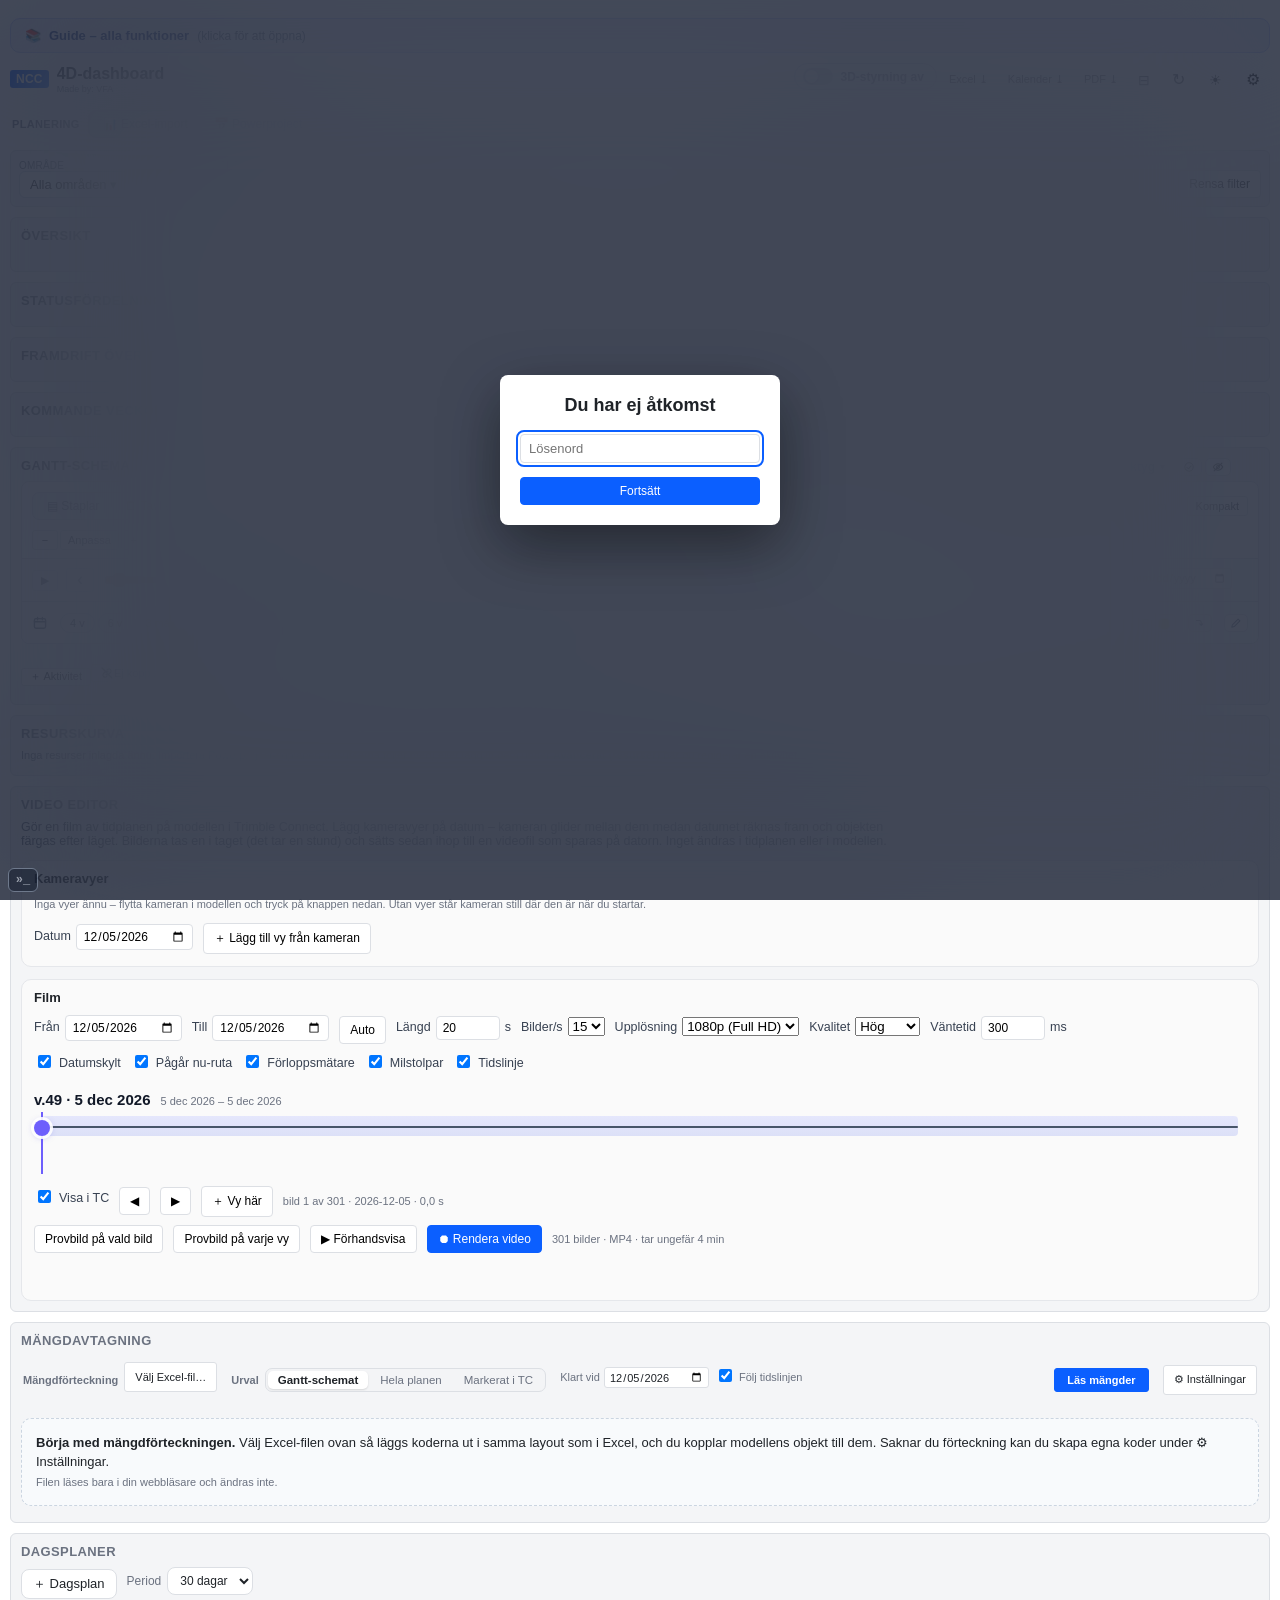
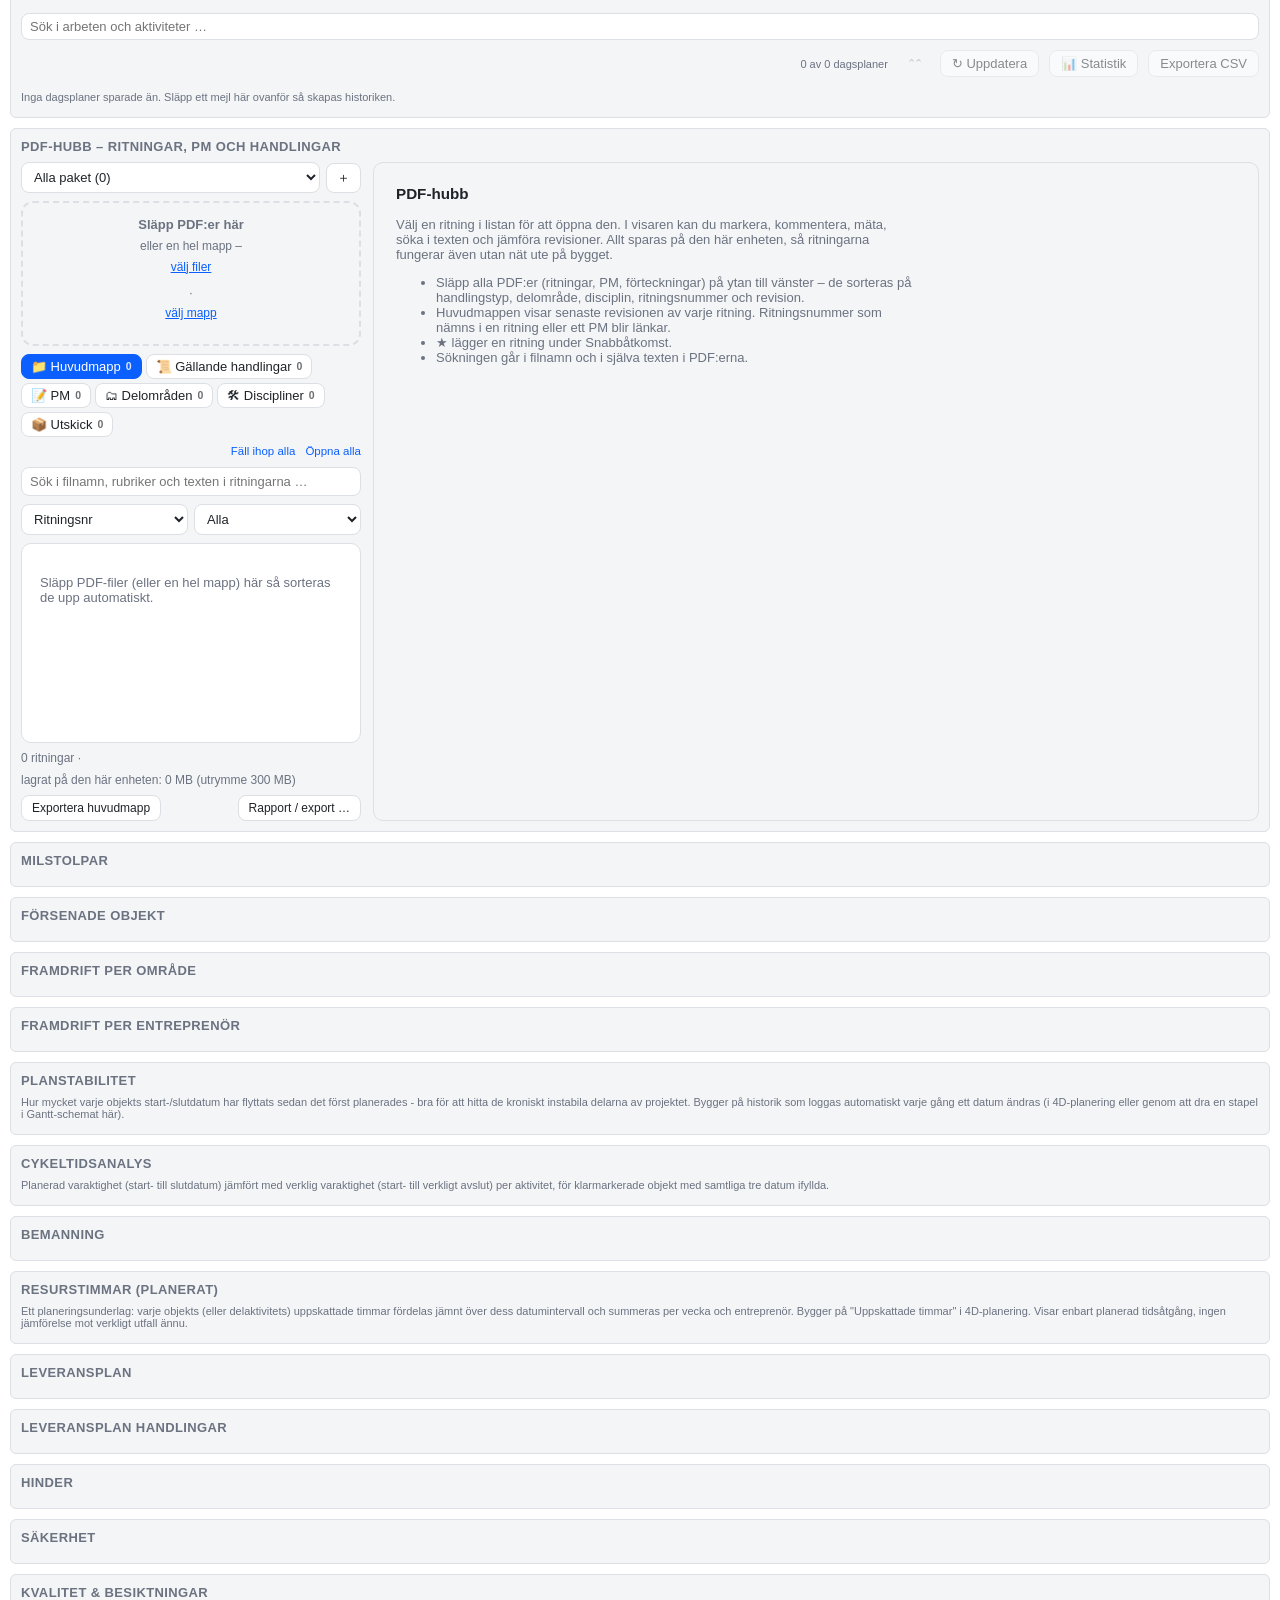
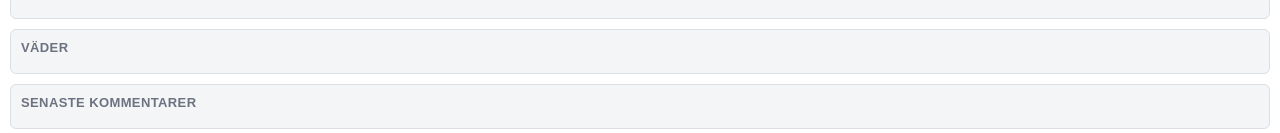
<file: docs/index.html>
<!DOCTYPE html>
<html lang="sv">
<head>
  <script>try{var __t=localStorage.getItem('4ddash-theme');if(__t==='dark'||(__t==='auto'&&matchMedia('(prefers-color-scheme: dark)').matches))document.documentElement.setAttribute('data-theme','dark');}catch(e){}</script>
<meta charset="UTF-8" />
<title>4D-dashboard</title>
<!-- Hemskärmsapp (Victor 2026-10-08): lagd på iPadens hemskärm öppnas dashboarden utan webbläsarens fält –
     helskärm hela tiden, utan systemets helskärm som ett svep nedåt kan stänga. -->
<link rel="manifest" href="app.webmanifest" />
<meta name="apple-mobile-web-app-capable" content="yes" />
<meta name="mobile-web-app-capable" content="yes" />
<meta name="apple-mobile-web-app-title" content="4D-dashboard" />
<meta name="apple-mobile-web-app-status-bar-style" content="default" />
<meta name="theme-color" content="#0f2f73" />
<link rel="apple-touch-icon" href="icon-180.png" />
<link rel="stylesheet" href="style.css?v=20261120130944" />
<script>
/* Självläkning mot webbläsarens cache (Trimble Connect visar ibland en gammal index.html): jämför den inbyggda versionen med version.txt
   (hämtas alltid färsk) och laddar om en enda gång om de skiljer sig. */
(function () {
  window.addEventListener("load", function () {
    try {
      var s = document.querySelector('script[src^="app.js"]'), cur = s ? (s.getAttribute("src").split("v=")[1] || "") : "";
      if (!cur || !window.fetch) return;
      fetch("version.txt?t=" + Date.now(), { cache: "no-store" }).then(function (r) { return r.ok ? r.text() : ""; }).then(function (v) {
        v = (v || "").trim(); if (!/^\d+$/.test(v) || v === cur) return;
        var last = 0; try { last = Number(sessionStorage.getItem("4ddash-selfreload") || 0); } catch (e) { /* */ }
        if (Date.now() - last < 120000) return; // högst en omladdning per två minuter – ingen slinga
        try { sessionStorage.setItem("4ddash-selfreload", String(Date.now())); } catch (e) { /* */ }
        location.reload();
      }).catch(function () { /* offline: inget */ });
    } catch (e) { /* */ }
  });
})();
</script>
<script src="error-guard.js"></script>
<script src="https://components.connect.trimble.com/trimble-connect-workspace-api/index.js"></script>
</head>
<body>

  <!-- Lösenordsgrind - visas tills rätt lösenord angetts, se app.js -->
  <div id="accessGate" class="access-gate">
    <div class="access-box">
      <h2>Du har ej åtkomst</h2>
      <input type="password" id="accessPassword" autocomplete="off" placeholder="Lösenord" />
      <div id="accessError" class="warning hidden">Fel lösenord.</div>
      <button id="btnAccessSubmit" class="primary">Fortsätt</button>
    </div>
  </div>

  <div id="app">

    <details id="appGuide" class="app-guide">
      <summary><span class="app-guide-ic">📚</span> Guide – alla funktioner <span class="app-guide-sub">(klicka för att öppna)</span></summary>
      <div class="app-guide-body">
        <p>Kort översikt. <a href="guide.html" target="_blank" rel="noopener">Öppna hela guiden →</a></p>
        <ul>
          <li><b>Gantt-schema</b>: <i>Staplar</i>/<i>Tavla</i>, period, gruppera, färga, filter och sök (🔍), baseline och verkligt, pilar, <b>Uppdatera</b>, <b>Helskärm</b> (⛶) och <b>Dölj knappar</b>. <a href="guide.html#gantt" target="_blank" rel="noopener">Guide</a></li>
          <li><b>3D-lägen</b> (raden <i>3D</i> över Gantten): <b>Alla</b> · <b>Kopplade</b> · <b>Okopplade</b> · <b>⏱ Tid</b>. <b>Läs in modeller</b> läser in modellerna aktiviteterna är kopplade till. <a href="guide.html#tid" target="_blank" rel="noopener">Guide</a></li>
          <li><b>⏱ Tid</b>: dragstreck över Gantten, spelare, Från/Till/Auto, färger och <b>opacitet per status</b> (0 = osynligt), <i>Klart</i>-opacitet, <i>Kommande</i>, <b>Pulsera pågående</b> (▾), <b>Markera pågående</b>. Tidslinje-ikonen vid Helskärm slår på dragaren även med dolda knappar.</li>
          <li><b>Ctrl-klick</b> på flera aktiviteter: <i>Visa i 3D</i> / <i>Bara dessa</i>. <b>💬 Bubblor</b>: info-bubbla vid objekten i TC.</li>
          <li><b>Redigera</b>: dra/dubbelklicka, <i>Väntar på</i> med glapp, <b>＋ Aktivitet</b>, <b>Temporär</b>, <b>Rivning</b>, <b>Egen färg efter slut</b>, <b>Objekt i aktiviteten</b> (✕ tar bort ett objekt). <a href="guide.html#redigera" target="_blank" rel="noopener">Guide</a></li>
          <li><b>⇪ Exportera till Powerproject</b>: MS Project-XML (på en mall från Powerproject), med valfria beroenden och resurser.</li>
          <li><b>Video editor</b> (block under Resurskurvan): kameravyer på datum, provbilder (reglaget hoppar TC-vyn), förhandsvisning och rendering upp till 4K med grafik. <a href="guide.html#video" target="_blank" rel="noopener">Guide</a></li>
          <li><b>Mängdavtagning</b> (block under Video editor): betong (m³), form (m²), längd, vikt ur modellen för klara objekt enligt Ganttens regel; jämför mot mängdförteckningen (Excel) per post och byggnad; CSV. <a href="guide.html#mangd" target="_blank" rel="noopener">Guide</a></li>
          <li><b>Övriga block</b>: Översikt, Statusfördelning, Framdrift, Kommande veckor, Försenade, S-kurva, Cykeltid, <b>Resurskurva</b>, Milstolpar, Bemanning, Leveranser, Säkerhet, Kvalitet, Hinder, Väder. <a href="guide.html#ovrigt" target="_blank" rel="noopener">Guide</a></li>
          <li><b>Samspel med 4D-planering</b>: dashboardens Gantt har företräde i TC:s 3D-vy. Medan ett 3D-läge är på ändrar 4D-planering inget i modellen, och dess reglage flyttar Tid-lägets datum här.</li>
          <li><b>Export</b>: Excel, Kalender (.ics), PDF och <b>🖨 Skriv ut</b> Gantt-schemat (A4/A3).</li>
        </ul>
      </div>
    </details>

    <!-- ===== Header ===== -->
    <header>
      <div class="header-brand">
        <span class="ncc-mark" title="NCC">NCC</span>
        <div class="header-titles">
          <h1>4D-dashboard</h1>
          <span class="made-by">Made by: VFA</span>
        </div>
      </div>
      <div class="header-actions">
        <label id="mgLabel" class="mg-sw" title="Huvudbrytare: av = dashboarden ändrar inte 3D-modellen i Trimble Connect (färger, dölj/visa, markering, kamera, bubblor). Slå på för att styra modellen. Är alltid av vid start."><input type="checkbox" id="mgSwitch" aria-label="3D-styrning"><i aria-hidden="true"></i><span>3D-styrning av</span></label>
        <button id="btnExportExcel" title="Exportera all data som CSV-filer (öppnas direkt i Excel)">Excel ⤓</button>
        <button id="btnExportIcs" title="Exportera milstolpar och leveransplan som .ics-kalenderfil (importera i Outlook/Google Kalender)">Kalender ⤓</button>
        <button id="btnExportPdf" title="Exportera/skriv ut dashboarden som PDF">PDF ⤓</button>
        <button id="btnCollapseAll" title="Minimera/expandera alla block">⊟</button>
        <button id="btnRefresh" title="Hämta senaste data">↻</button>
        <button id="btnTheme" title="Tema: ljust / mörkt / följ systemet">☀</button>
        <button id="btnSettings" title="Inställningar (GitHub-token, väder)">⚙</button>
      </div>
    </header>
    <div id="planSourceBar" class="plan-source" role="group" aria-label="Planering">
      <span class="plan-source-l">Planering</span>
      <div class="plan-source-seg">
        <button type="button" data-src="excel" title="4-veckorsplaneringen från Excel">📊 Excel-import</button>
        <button type="button" data-src="pp" title="Tidplanen från Asta Powerproject (importeras i 4D-planering → Import &amp; verktyg)">📅 Powerproject</button>
      </div>
    </div>
    <div id="connectionWarning" class="hint warning hidden"></div>
    <div id="lastUpdated" class="hint"></div>
    <div id="watchBanner" class="watch-banner hidden"></div>

    <!-- ===== Filtrering ===== -->
    <div id="filterBar" class="filter-bar">
      <label>Område
        <button type="button" id="filterAreaBtn" class="filter-multi" aria-haspopup="listbox">Alla områden ▾</button>
      </label>
      <label>Aktivitet
        <button type="button" id="filterActivityBtn" class="filter-multi" aria-haspopup="listbox">Alla aktiviteter ▾</button>
      </label>
      <label>Entreprenör
        <button type="button" id="filterContractorBtn" class="filter-multi" aria-haspopup="listbox">Alla entreprenörer ▾</button>
      </label>
      <label>Status
        <button type="button" id="filterStatusBtn" class="filter-multi" aria-haspopup="listbox" title="Visa bara aktiviteter med vald status (planerad, pågående, försenad, klar …)">Alla statusar ▾</button>
      </label>
      <label>Sparade filter
        <button type="button" id="filterSavedBtn" class="filter-multi" aria-haspopup="listbox" title="Spara det du filtrerat på (områden, aktiviteter, entreprenörer) och återställ det med ett klick">Sparade filter ▾</button>
      </label>
      <label>3D-modeller
        <button type="button" id="filterModelsBtn" class="filter-multi" aria-haspopup="listbox" title="Välj vilka modeller som visas i 3D-vyn (tänd/släck, som i Trimble Connect)">Modeller ▾</button>
      </label>
      <label title="Visa i 3D bara det som startar till och med datumet – resten visas som Kommande (eller är dolt om Kommande är av). Gäller 3D-läget Kopplade och Tid.">3D visa till
        <span class="fe-wrap"><input type="date" id="filterEndDate" class="fe-date" aria-label="3D: visa objekt till och med datum" /><button type="button" id="filterEndClear" class="fe-clear hidden" title="Ta bort slutdatum" aria-label="Ta bort slutdatum">×</button></span>
      </label>
      <button id="btnResetFilters" title="Rensa all filtrering">Rensa filter</button>
    </div>

    <!-- ===== Översikt (KPI:er) ===== -->
    <section class="panel" data-panel-id="overview">
      <h2>Översikt</h2>
      <div id="kpiGrid" class="kpi-grid"></div>
      <div id="statusDonut" class="status-donut"></div>
    </section>

    <!-- ===== Statusfördelning ===== -->
    <section class="panel" data-panel-id="status">
      <h2>Statusfördelning</h2>
      <div id="statusChart" class="status-chart"></div>
    </section>

    <!-- ===== S-kurva ===== -->
    <section class="panel" data-panel-id="scurve">
      <h2>Framdrift över tid</h2>
      <div id="scurveChart" class="scurve-chart"></div>
    </section>

    <!-- ===== Kommande veckor ===== -->
    <section class="panel" data-panel-id="lookahead">
      <h2>Kommande veckor</h2>
      <div id="lookaheadChart" class="lookahead-chart"></div>
    </section>

    <!-- ===== Gantt-schema ===== -->
    <section class="panel" data-panel-id="gantt">
      <h2>Gantt-schema</h2>
      <p id="ganttHelp" class="hint gantt-help hidden">Staplar: en rad per objekt (planerat start–slut). Klicka på pilen för att fälla ut
        delaktiviteter, eller på namnet för att markera objektet i 3D-modellen. Hovra en stapel för detaljer.
        Helger är skuggade och dagens datum är markerat. Tavla: aktiviteterna som post-it-lappar per vecka – en lapp
        sträcker sig över de veckor aktiviteten pågår, färgad efter entreprenör/område och med statusen i kanten.</p>

      <div class="gantt-fs-bar" aria-label="Helskärm">
          <div class="gantt-seg gantt-mode-seg" id="ganttModeSeg" role="group" aria-label="3D-läge">
                        <button type="button" data-gmode="off" aria-pressed="true" class="gantt-toolbar-btn gb-ico" title="Alla – rör inte modellen" aria-label="Alla"><svg class="gp-svg" viewBox="0 0 20 20" width="17" height="17" fill="none" stroke="currentColor" stroke-width="1.7" stroke-linecap="round" stroke-linejoin="round" aria-hidden="true"><path d="M10 2.5 16.5 6v8L10 17.5 3.5 14V6z"/><path d="M3.5 6 10 9.7 16.5 6M10 9.7v7.8"/></svg></button>
            <button type="button" data-gmode="isolate" aria-pressed="false" class="gantt-toolbar-btn gb-ico" title="Kopplade – bara det som är kopplat till schemat" aria-label="Kopplade"><svg class="gp-svg" viewBox="0 0 20 20" width="17" height="17" fill="none" stroke="currentColor" stroke-width="1.7" stroke-linecap="round" stroke-linejoin="round" aria-hidden="true"><path d="M8.5 11.5a3 3 0 0 0 4.2 0l2.6-2.6a3 3 0 0 0-4.2-4.2l-.9.9"/><path d="M11.5 8.5a3 3 0 0 0-4.2 0L4.7 11.1a3 3 0 0 0 4.2 4.2l.9-.9"/></svg></button>
            <button type="button" data-gmode="hide" aria-pressed="false" class="gantt-toolbar-btn gb-ico" title="Okopplade – dölj kopplade, visa bara det okopplade" aria-label="Okopplade"><svg class="gp-svg" viewBox="0 0 20 20" width="17" height="17" fill="none" stroke="currentColor" stroke-width="1.7" stroke-linecap="round" stroke-linejoin="round" aria-hidden="true"><path d="M8.5 11.5a3 3 0 0 0 4.2 0l2.6-2.6a3 3 0 0 0-4.2-4.2l-.9.9"/><path d="M11.5 8.5a3 3 0 0 0-4.2 0L4.7 11.1a3 3 0 0 0 4.2 4.2l.9-.9"/><path d="M3 3l14 14" stroke-width="2"/></svg></button>
            <button type="button" data-gmode="time" aria-pressed="false" class="gantt-toolbar-btn gb-ico" title="Tid – se läget ett visst datum" aria-label="Tid"><svg class="gp-svg" viewBox="0 0 20 20" width="17" height="17" fill="none" stroke="currentColor" stroke-width="1.7" stroke-linecap="round" stroke-linejoin="round" aria-hidden="true"><circle cx="10" cy="10.5" r="6.5"/><path d="M10 7v3.8l2.4 1.5M8 2.5h4"/></svg></button>
          </div>
          <span class="gfs-sep"></span>
          <span class="gfs-grp">
          <button type="button" id="ganttAssemblyBtn" class="gantt-toolbar-btn gb-ico"  title="Montageordning – stega genom aktiviteterna i byggordning, ett steg i taget, med 3D-modellen" aria-label="Montageordning" aria-pressed="false"><svg class="gp-svg" viewBox="0 0 20 20" width="17" height="17" fill="none" stroke="currentColor" stroke-width="1.7" stroke-linecap="round" stroke-linejoin="round" aria-hidden="true"><path d="M4 15V9h4v6M8 15V5h4v10M12 15V8h4v7M3 15h14"/></svg></button>
          <button type="button" id="ganttLoadModelsBtn" class="gantt-toolbar-btn gb-ico"  title="Modeller – läs in alla modeller som aktiviteterna är kopplade till" aria-label="Modeller"><svg class="gp-svg" viewBox="0 0 20 20" width="17" height="17" fill="none" stroke="currentColor" stroke-width="1.7" stroke-linecap="round" stroke-linejoin="round" aria-hidden="true"><path d="M10 2.5 16.5 6v8L10 17.5 3.5 14V6z"/><path d="M10 7v5m0 0-2-2m2 2 2-2"/></svg></button>
          <button type="button" id="ganttPpExportBtn" class="gantt-toolbar-btn gb-ico"  title="Till Powerproject – exportera aktiviteter (Microsoft Project-XML)" aria-label="Till Powerproject"><svg class="gp-svg" viewBox="0 0 20 20" width="17" height="17" fill="none" stroke="currentColor" stroke-width="1.7" stroke-linecap="round" stroke-linejoin="round" aria-hidden="true"><path d="M7 5H4.5v11h11V13"/><path d="M10 11 16.5 4.5M12 4h4.5v4.5"/></svg></button>
          <button type="button" id="ganttPrintBtn" class="gantt-toolbar-btn gb-ico"  title="Skriv ut – skriv ut Gantt-schemat eller spara det som PDF, med rubrik, förklaring och tidshuvud på varje sida" aria-label="Skriv ut"><svg class="gp-svg" viewBox="0 0 20 20" width="17" height="17" fill="none" stroke="currentColor" stroke-width="1.7" stroke-linecap="round" stroke-linejoin="round" aria-hidden="true"><path d="M6 7V3h8v4M6 13H3.5V8h13v5H14"/><rect x="6" y="11" width="8" height="6" rx="1"/></svg></button>
          <button type="button" id="ganttFullBtn" class="gantt-toolbar-btn gb-ico"  title="Helskärm – visa Gantt-schemat i helskärm (Esc stänger)" aria-label="Helskärm"><svg class="gp-svg" viewBox="0 0 20 20" width="17" height="17" fill="none" stroke="currentColor" stroke-width="1.7" stroke-linecap="round" stroke-linejoin="round" aria-hidden="true"><path d="M3.5 7.5v-4h4M16.5 7.5v-4h-4M3.5 12.5v4h4M16.5 12.5v4h-4"/></svg></button>
          </span>
          <span class="gfs-sep"></span>
          <span class="gfs-grp">
          <button type="button" id="ganttTimeAuto" class="gantt-toolbar-btn gb-ico"  title="Hela spannet (auto)" aria-label="Hela spannet (auto)"><svg class="gp-svg" viewBox="0 0 20 20" width="17" height="17" fill="none" stroke="currentColor" stroke-width="1.7" stroke-linecap="round" stroke-linejoin="round" aria-hidden="true"><path d="M3 10h14M6 7l-3 3 3 3M14 7l3 3-3 3"/></svg></button>
          <button type="button" id="ganttScaleBtn" class="gantt-toolbar-btn gb-ico" aria-haspopup="true" title="Färgskala efter datum – objekten färgas från tidig till sen start (eller slut) mellan två färger du väljer" aria-label="Färgskala efter datum"><svg class="gp-svg" viewBox="0 0 20 20" width="17" height="17" fill="none" stroke="currentColor" stroke-width="1.7" stroke-linecap="round" stroke-linejoin="round" aria-hidden="true"><rect x="3" y="6" width="14" height="8" rx="2"/><path d="M7 6v8M11 6v8M15 6v8" opacity=".55"/></svg><span class=gb-caret>▾</span></button>
          <button type="button" id="ganttExactBtn" class="gantt-toolbar-btn gb-ico" aria-pressed="false" title="Följ exakt framdrift – i Isolera och Visa kopplade färgas objekten efter dagens status enligt framdriften: 100 % eller Klar = grön, pågående, försenat och planerat får sina färger, oavsett datumen" aria-label="Följ exakt framdrift"><svg class="gp-svg" viewBox="0 0 20 20" width="17" height="17" fill="none" stroke="currentColor" stroke-width="1.7" stroke-linecap="round" stroke-linejoin="round" aria-hidden="true"><circle cx="10" cy="10" r="7"/><path d="M6.5 10.5l2.5 2.5 4.5-5"/></svg></button>
          <button type="button" id="ganttStrictBtn" class="gantt-toolbar-btn gb-ico" aria-pressed="false" title="Följ datum – färgen följer strikt start- och slutdatumen (planerad före start, pågående mellan, klar efter slut) och struntar i framdriften i procent" aria-label="Följ datum"><svg class="gp-svg" viewBox="0 0 20 20" width="17" height="17" fill="none" stroke="currentColor" stroke-width="1.7" stroke-linecap="round" stroke-linejoin="round" aria-hidden="true"><rect x="3" y="4.5" width="14" height="12" rx="2"/><path d="M3 8.5h14M7 3v3M13 3v3M7.5 12.5l2 2 3.5-3.5"/></svg></button>
          <div class="gantt-time-menu-wrap">
            <button type="button" id="ganttTimeMenuBtn" class="gantt-toolbar-btn gb-ico" aria-expanded="false" aria-haspopup="true" title="Färger & visning – färger, opacitet, Kommande, Pulsera och Markera pågående" aria-label="Färger & visning"><svg class="gp-svg" viewBox="0 0 20 20" width="17" height="17" fill="none" stroke="currentColor" stroke-width="1.7" stroke-linecap="round" stroke-linejoin="round" aria-hidden="true"><path d="M4 6h7M15 6h1M4 14h2M10 14h6"/><circle cx="13" cy="6" r="1.8"/><circle cx="8" cy="14" r="1.8"/></svg><span class=gb-caret>▾</span></button>
            <div id="ganttTimeMenu" class="gantt-time-menu hidden" role="dialog" aria-label="Färger och visning">
              <div class="gtm-title">Färger och opacitet</div>
          <div class="gtm-grid">
            <span class="gtm-h"></span><span class="gtm-h">Färg</span><span class="gtm-h">Opacitet</span>
            <span>Pågående</span><input type="color" data-tcol="pagaende" title="Färg: pågående" aria-label="Färg pågående" /><input type="range" class="gantt-tc-op" data-topc="pagaende" min="0" max="100" step="5" value="100" aria-label="Opacitet pågående" />
            <span>Försenad</span><input type="color" data-tcol="forsenad" title="Färg: försenad (har börjat men mindre än 1 % framdrift)" aria-label="Färg försenad" /><input type="range" class="gantt-tc-op" data-topc="forsenad" min="0" max="100" step="5" value="100" aria-label="Opacitet försenad" />
            <span>Klart</span><input type="color" data-tcol="klar" title="Färg: klart" aria-label="Färg klart" /><span class="gtm-doneop"><input type="range" id="ganttTimeDoneOp" min="0" max="100" step="5" value="30" aria-label="Opacitet klart" /> <b id="ganttTimeDoneOpVal">30</b>%</span>
            <span>Kommande</span><input type="color" data-tcol="planerad" title="Färg: kommande" aria-label="Färg kommande" /><input type="range" class="gantt-tc-op" data-topc="planerad" min="0" max="100" step="5" value="100" aria-label="Opacitet kommande" />
          </div>
<div class="gtm-title">Visning</div>
          <div class="gtm-opts">
          <label class="gtm-opt" title="Staplarna visas som den nya tidslinjen (en rad per aktivitet, kritisk väg, kedjor, bilder). Av = de gamla staplarna"><input type="checkbox" id="ganttTimelineOn" checked /><i class="gtm-sw" aria-hidden="true"></i><span class="gtm-t">Ny tidslinje (Staplar)</span></label>
          <label class="gtm-opt" title="Tidslinjen startar alltid på dagens datum och fyra veckor framåt när Gantt-schemat öppnas (Från/Till kan ändras efteråt)"><input type="checkbox" id="ganttTimeStartToday" /><i class="gtm-sw" aria-hidden="true"></i><span class="gtm-t">Starta på idag + 4 v</span></label>
          <label class="gtm-opt" title="Visa det som inte startat, i kommande-färgen"><input type="checkbox" id="ganttTimeFuture" /><i class="gtm-sw" aria-hidden="true"></i><span class="gtm-t">Kommande</span></label>
          <label class="gtm-opt" title="Pågående objekt färgas i sin entreprenörs färg (samma färger som entreprenörsraden och tavlan) i stället för pågående-färgen – så ser du vem som är var vid det här datumet. Försenade behåller sin färg."><input type="checkbox" id="ganttTimeByCon" /><i class="gtm-sw" aria-hidden="true"></i><span class="gtm-t">Pågående i entreprenörens färg</span></label>
          <label class="gtm-opt" title="Ingen färgning: alla objekt behåller originalfärgerna när du flyttar tidslinjen. Det som inte har startat är fortfarande dolt (eller svagt med Kommande), så du ser bara framdriften."><input type="checkbox" id="ganttTimeNoColor" /><i class="gtm-sw" aria-hidden="true"></i><span class="gtm-t">Ingen färgning (originalfärger)</span></label>
          <label class="gtm-opt" title="Klara objekt återgår till färgen de har i originalmodellen (IFC-filen) i stället för klart-färgen. Egen färg efter slut på en aktivitet gäller fortfarande."><input type="checkbox" id="ganttTimeDoneOrig" /><i class="gtm-sw" aria-hidden="true"></i><span class="gtm-t">Klart i originalfärg</span></label>
          <div class="gtm-opt gtm-opt-split"><label class="gtm-opt-in" title="Pågående objekt pulserar (ljust gult) i 3D – så ser du direkt vad som händer nu"><input type="checkbox" id="ganttTimePulse" /><i class="gtm-sw" aria-hidden="true"></i><span class="gtm-t">Pulsera pågående</span></label><button type="button" id="ganttPulseCfgBtn" class="gtm-gear" title="Färger, hastighet, stil och styrka för pulsen" aria-label="Pulsinställningar"><svg viewBox="0 0 20 20" width="14" height="14" fill="none" stroke="currentColor" stroke-width="1.7" stroke-linecap="round" stroke-linejoin="round" aria-hidden="true"><circle cx="10" cy="10" r="2.5"/><path d="M10 2.5v2M10 15.5v2M2.5 10h2M15.5 10h2M4.7 4.7l1.4 1.4M13.9 13.9l1.4 1.4M4.7 15.3l1.4-1.4M13.9 6.1l1.4-1.4"/></svg></button></div>
          <label class="gtm-opt" title="Markera de pågående objekten med Trimble Connects egen markering – de lyses upp. Ett klick i modellen byter markering."><input type="checkbox" id="ganttTimeSelAct" /><i class="gtm-sw" aria-hidden="true"></i><span class="gtm-t">Markera pågående</span></label>
          </div>
            </div>
          </div>
          </span>
          <span class="gfs-sep"></span>
        <button type="button" id="ganttFsTime" aria-pressed="false" title="Tidslinjedragaren över Gantt-schemat – av/på, även när knapparna är dolda (3D följer med)"><svg viewBox="0 0 20 20" width="14" height="14" fill="none" stroke="currentColor" stroke-width="1.8" stroke-linecap="round" stroke-linejoin="round" aria-hidden="true"><path d="M10 2.5v15"/><rect x="6" y="2" width="8" height="4" rx="2" fill="currentColor" stroke="none"/><path d="M3 10h2.5M14.5 10H17"/></svg></button>
        <button type="button" id="ganttOpen3d" title="Öppna 3D-editorn (lägesplanen) i ett eget fönster – med samma tidplan"><svg viewBox="0 0 20 20" width="15" height="15" fill="none" stroke="currentColor" stroke-width="1.7" stroke-linecap="round" stroke-linejoin="round" aria-hidden="true"><path d="M10 2.2 17 6v8l-7 3.8L3 14V6z"/><path d="M3 6l7 3.9L17 6M10 9.9v7.9"/></svg><span class="gfs-l">3D</span></button>
        <button type="button" id="ganttPhotoBtn" title="Ta ett foto på 3D-vyn och lägg på bubblor för markerade (annars pågående) aktiviteter – sparas som bild"><svg viewBox="0 0 20 20" width="15" height="15" fill="none" stroke="currentColor" stroke-width="1.7" stroke-linecap="round" stroke-linejoin="round" aria-hidden="true"><path d="M3 6.5h3l1.4-2h5.2l1.4 2h3v9.3H3z"/><circle cx="10" cy="11" r="2.9"/></svg><span class="gfs-l">Foto</span></button>
        <button type="button" id="ganttAskAi" title="Fråga AI – skapa en HTML-fil med tidplanen som du ger Claude, och läs in Claudes förslag på omplanering (ingen API-kostnad)"><svg viewBox="0 0 20 20" width="15" height="15" fill="none" stroke="currentColor" stroke-width="1.7" stroke-linecap="round" stroke-linejoin="round" aria-hidden="true"><path d="M4 4h12v9H9l-3.5 3v-3H4z"/><path d="M8 7.5h4M8 10h2.5"/></svg><span class="gfs-l">Fråga AI</span></button>
        <button type="button" id="ganttViewsBtn" title="Spara hur Gantt-schemat ser ut just nu som en vy – och hämta tillbaka den senare"><svg viewBox="0 0 20 20" width="15" height="15" fill="none" stroke="currentColor" stroke-width="1.7" stroke-linecap="round" stroke-linejoin="round" aria-hidden="true"><path d="M4 3h9.5L17 6.5V17H4z"/><path d="M7 3v4.5h6V3M7 17v-5h7v5"/></svg><span class="gfs-l">Vyer</span></button>
        <button type="button" id="dpOpenBtn" title="Dagsplan – importera underentreprenörens dagsplan, justera den och exportera till HTML" aria-label="Dagsplan"><svg class="gp-svg" viewBox="0 0 20 20" width="15" height="15" fill="none" stroke="currentColor" stroke-width="1.7" stroke-linecap="round" stroke-linejoin="round" aria-hidden="true"><circle cx="7" cy="6" r="2.2"/><path d="M3 16c.4-2.8 2.2-4 4-4s3.6 1.2 4 4"/><circle cx="14" cy="7.5" r="1.8"/><path d="M13 12.2c2.3-.4 3.8.8 4.2 3.3"/></svg></button>
          <button type="button" id="ganttRefreshBtn" class="gantt-toolbar-btn gantt-refresh-btn gb-ico" title="Uppdatera – hämta senaste data (aktiviteter, framdrift, kopplingar)" aria-label="Uppdatera"><svg class="gantt-refresh-ico" viewBox="0 0 24 24" width="15" height="15" fill="none" stroke="currentColor" stroke-width="2.2" stroke-linecap="round" stroke-linejoin="round" aria-hidden="true"><path d="M20 11a8 8 0 0 0-14.3-4.6L4 8"/><path d="M4 3v5h5"/><path d="M4 13a8 8 0 0 0 14.3 4.6L20 16"/><path d="M20 21v-5h-5"/></svg><span class="gantt-refresh-lbl">Uppdatera</span></button>
        <button type="button" id="ganttFsTools" title="Dölj knapparna – färgförklaringen ligger kvar" aria-label="Dölj knappar"><svg class="gp-svg" viewBox="0 0 20 20" width="14" height="14" fill="none" stroke="currentColor" stroke-width="1.7" stroke-linecap="round" stroke-linejoin="round" aria-hidden="true"><path d="M2 10s3.2-5.5 8-5.5S18 10 18 10s-3.2 5.5-8 5.5S2 10 2 10z"/><circle cx="10" cy="10" r="2.4"/><path d="M3.5 16.5l13-13"/></svg></button>
        <button type="button" id="ganttFsEnter" title="Helskärm" aria-label="Helskärm"><svg class="gp-svg" viewBox="0 0 20 20" width="14" height="14" fill="none" stroke="currentColor" stroke-width="1.7" stroke-linecap="round" stroke-linejoin="round" aria-hidden="true"><path d="M3.5 7.5v-4h4M16.5 7.5v-4h-4M3.5 12.5v4h4M16.5 12.5v4h-4"/></svg></button>
        <button type="button" id="ganttFsClose" title="Stäng helskärm (Esc)" aria-label="Stäng helskärm"><svg class="gp-svg" viewBox="0 0 20 20" width="14" height="14" fill="none" stroke="currentColor" stroke-width="1.8" stroke-linecap="round" aria-hidden="true"><path d="M5 5l10 10M15 5 5 15"/></svg></button>
      </div>
      <div class="gantt-head">
        <div class="gantt-head-row">
          <div class="gantt-seg" role="tablist" aria-label="Visningsläge">
            <button type="button" class="gantt-seg-btn" data-gantt-view="bars" role="tab">▤ Staplar</button>
            <button type="button" class="gantt-seg-btn" data-gantt-view="board" role="tab">🗒 Tavla</button>
            <button type="button" class="gantt-seg-btn" data-gantt-view="montage" role="tab" title="Montageordning: planera, spara och spela upp byggordningar">🧩 Montageordning</button>
          </div>
          <label class="gantt-toolbar-field">Gruppera
            <select id="ganttGroupBy">
              <option value="">Inget</option>
              <option value="area">Område</option>
              <option value="contractor">Entreprenör</option>
              <option value="activity">Aktivitet</option>
            </select>
          </label>
          <label class="gantt-toolbar-field gantt-bars-only">Sortera
            <select id="ganttSortBy">
              <option value="startDate">Startdatum</option>
              <option value="contractor">Entreprenör</option>
              <option value="status">Status</option>
              <option value="name">Namn</option>
            </select>
          </label>
          <label class="gantt-toolbar-field gantt-board-only">Färga efter
            <select id="ganttColorBy">
              <option value="contractor">Entreprenör</option>
              <option value="area">Område</option>
              <option value="activity">Aktivitet</option>
            </select>
          </label>
          <label class="gantt-toolbar-field gantt-search" title="Sök på område, aktivitet, namn eller entreprenör – flera ord = alla ska finnas. Esc rensar.">
            <input type="search" id="ganttSearch" placeholder="🔍 Sök område eller aktivitet…" autocomplete="off" aria-label="Sök i Gantt-schemat" />
          </label>
          <span id="ganttSearchCount" class="hint gantt-search-count"></span>
          <span class="gantt-head-spacer"></span>
          <div class="gantt-zoom-group" title="Ångra/gör om ändringar av datum (Ctrl+Z / Ctrl+Y)">
            <button type="button" id="ganttUndo" class="gantt-toolbar-btn" disabled>↶ Ångra</button>
            <button type="button" id="ganttRedo" class="gantt-toolbar-btn" disabled>↷ Gör om</button>
          </div>
          <button type="button" id="ganttDensityToggle" class="gantt-toolbar-btn gantt-bars-only">Kompakt</button>
          <div class="gantt-zoom-group gantt-bars-only">
            <button type="button" id="ganttZoomOut" class="gantt-toolbar-btn" title="Zooma ut">−</button>
            <button type="button" id="ganttZoomFit" class="gantt-toolbar-btn" title="Anpassa till bredden">Anpassa</button>
            <button type="button" id="ganttZoomIn" class="gantt-toolbar-btn" title="Zooma in">+</button>
          </div>
        </div>

        <div class="gantt-head-row gantt-head-sub gantt-time-row gantt-time-off" id="ganttTimeRow">
          <button type="button" id="ganttTimePlay" class="gantt-toolbar-btn" title="Spela upp">▶</button>
          <button type="button" id="ganttTimePrev" class="gantt-toolbar-btn gantt-step" title="Backa en dag" aria-label="Backa en dag">‹</button>
          <input type="range" id="ganttTimeSlider" class="gantt-time-slider" min="0" max="1" value="0" aria-label="Datum" />
          <button type="button" id="ganttTimeNext" class="gantt-toolbar-btn gantt-step" title="Fram en dag" aria-label="Fram en dag">›</button>
          <label class="gantt-toolbar-field"><input type="date" id="ganttTimeDate" aria-label="Datum" /></label>
          <button type="button" id="ganttTimeToday" class="gantt-toolbar-btn" title="Till idag">Idag</button>
          <label class="gantt-toolbar-field gantt-time-lim" title="Tidslinjens start">Från <input type="date" id="ganttTimeFrom" aria-label="Från" /></label>
          <label class="gantt-toolbar-field gantt-time-lim" title="Tidslinjens slut">Till <input type="date" id="ganttTimeTo" aria-label="Till" /></label>
          <span id="ganttTimeSum" class="hint gantt-time-sum"></span>
          <span id="ganttTime3dInfo" class="hint gantt-time-sum"></span>
        </div>

        <div class="gantt-head-row gantt-head-sub gantt-range-row">
          <span class="gantt-sub-label" title="Period som visas i schemat"><svg viewBox="0 0 20 20" width="16" height="16" fill="none" stroke="currentColor" stroke-width="1.7" stroke-linecap="round" aria-hidden="true"><rect x="3" y="4.5" width="14" height="12" rx="2"/><path d="M3 8.5h14M7 3v3M13 3v3"/></svg></span>
          <div class="gantt-chips">
            <button type="button" class="gantt-chip" data-gantt-weeks="4">4 v</button>
            <button type="button" class="gantt-chip" data-gantt-weeks="6">6 v</button>
            <button type="button" class="gantt-chip" data-gantt-weeks="13">3 mån</button>
            <button type="button" class="gantt-chip" data-gantt-weeks="26">6 mån</button>
            <button type="button" class="gantt-chip" data-gantt-weeks="52">12 mån</button>
            <button type="button" id="ganttRangeReset" class="gantt-chip" title="Hela spannet (auto)">Allt</button>
          </div>
          <label class="gantt-toolbar-field"><input type="date" id="ganttRangeStart" aria-label="Visa från" /></label>
          <span class="gantt-sub-dash">–</span>
          <label class="gantt-toolbar-field"><input type="date" id="ganttRangeEnd" aria-label="Visa till" /></label>
          <button type="button" id="ganttRangeApply" class="gantt-toolbar-btn gb-ico"  title="Använd perioden" aria-label="Använd perioden"><svg class="gp-svg" viewBox="0 0 20 20" width="17" height="17" fill="none" stroke="currentColor" stroke-width="1.7" stroke-linecap="round" stroke-linejoin="round" aria-hidden="true"><path d="M4.5 10.5l3.5 3.5 7.5-8"/></svg></button>
          <span id="ganttRangeStatus" class="hint gantt-range-status"></span>
          <span class="gantt-head-spacer"></span>
          <label aria-label="Visar verkliga start/slut som en strecka" class="gantt-pill gp-ico gantt-bars-only" title="Visar verkliga start/slut som en streckad stapel under den planerade">
            <input type="checkbox" id="ganttShowActual" /><svg class="gp-svg" viewBox="0 0 20 20" width="17" height="17" fill="none" stroke="currentColor" stroke-width="1.7" stroke-linecap="round" stroke-linejoin="round" aria-hidden="true"><rect x="3" y="4.5" width="14" height="3.5" rx="1.5"/><path d="M3 13.5h3M8 13.5h3M13 13.5h4"/></svg>
          </label>
          <label aria-label="Visa baseline (en tidigare version av ti" class="gantt-pill gp-ico" title="Visa baseline (en tidigare version av tidplanen) som en grå stapel/linje under den planerade, och hur mycket aktiviteten flyttats">
            <input type="checkbox" id="ganttShowBaseline" /><svg class="gp-svg" viewBox="0 0 20 20" width="17" height="17" fill="none" stroke="currentColor" stroke-width="1.7" stroke-linecap="round" stroke-linejoin="round" aria-hidden="true"><path d="M5 17V3.5M5 4h9l-2 3 2 3H5"/></svg>
            <input type="color" id="ganttBaselineColor" class="gantt-bl-color" value="#f59e0b" title="Baseline-färg" aria-label="Baseline-färg" />
          </label>
          <label aria-label="Visa bara hur många dagar aktiviteterna " id="ganttBaselineDaysPill" class="gantt-pill gp-ico hidden" title="Visa bara hur många dagar aktiviteterna flyttats mot baseline (+5 d / −2 d) – utan baseline-linjerna">
            <input type="checkbox" id="ganttBaselineDays" /><svg class="gp-svg" viewBox="0 0 20 20" width="17" height="17" fill="none" stroke="currentColor" stroke-width="1.7" stroke-linecap="round" stroke-linejoin="round" aria-hidden="true"><path d="M10 3.5v8M6 7.5h8M6 15h8"/></svg>
          </label>
          <span id="ganttBlPick" class="gantt-bl-pick hidden" title="Vilken baseline som visas, och en andra att jämföra mot">
            <select id="ganttBaselineSel" aria-label="Baseline som visas"></select>
            <span class="hint">mot</span>
            <select id="ganttBaseline2Sel" aria-label="Jämför även med"></select>
            <input type="color" id="ganttBaselineColor2" class="gantt-bl-color" value="#2563eb" title="Färg för jämförelsen" aria-label="Färg för jämförelsen" />
          </span>
          <label aria-label="Lapparna på en rad (namn, aktivitet och " class="gantt-pill gp-ico gantt-board-only" title="Lapparna på en rad (namn, aktivitet och datum) – av: större lappar på flera rader">
            <input type="checkbox" id="ganttBoardOneLine" /><svg class="gp-svg" viewBox="0 0 20 20" width="17" height="17" fill="none" stroke="currentColor" stroke-width="1.7" stroke-linecap="round" stroke-linejoin="round" aria-hidden="true"><rect x="3" y="7.5" width="14" height="5" rx="1.5"/></svg>
          </label>
          <label aria-label="Visa hela namnet på alla lappar (av: hög" class="gantt-pill gp-ico gantt-board-only" title="Visa hela namnet på alla lappar (av: högst två rader – hela texten syns när du pekar på lappen)">
            <input type="checkbox" id="ganttBoardFull" /><svg class="gp-svg" viewBox="0 0 20 20" width="17" height="17" fill="none" stroke="currentColor" stroke-width="1.7" stroke-linecap="round" stroke-linejoin="round" aria-hidden="true"><text x="10" y="14.2" text-anchor="middle" font-size="11.5" font-weight="700" fill="currentColor" stroke="none" font-family="Segoe UI,Arial">Aa</text></svg>
          </label>
          <label aria-label="Pilar för kopplingarna, och att beroende" class="gantt-pill gp-ico" title="Pilar för kopplingarna, och att beroende aktiviteter glider med när du drar">
            <input type="checkbox" id="ganttShowArrows" /><svg class="gp-svg" viewBox="0 0 20 20" width="17" height="17" fill="none" stroke="currentColor" stroke-width="1.7" stroke-linecap="round" stroke-linejoin="round" aria-hidden="true"><path d="M4 6h5a3 3 0 0 1 3 3v5M9.5 11.5 12 14l2.5-2.5"/></svg>
          </label>
          <label aria-label="Dra i en stapel/lapp för att flytta den," class="gantt-pill gp-ico" title="Dra i en stapel/lapp för att flytta den, eller i dess kanter för att ändra start-/slutdatum. Sparas direkt till 4D-data (samma som ett sparat formulär i 4D-planering).">
            <input type="checkbox" id="ganttEditable" /><svg class="gp-svg" viewBox="0 0 20 20" width="17" height="17" fill="none" stroke="currentColor" stroke-width="1.7" stroke-linecap="round" stroke-linejoin="round" aria-hidden="true"><path d="M13.5 3.5l3 3L7 16l-4 1 1-4z"/></svg>
          </label>
        </div>
      </div>
      <div id="ganttEditableHint" class="hidden"></div>

      <div class="gantt-legend-row"><div id="ganttLegend" class="gantt-legend"></div><span id="ganttLegendActions" class="gantt-legend-actions"><button type="button" id="ganttAddBtn" class="gantt-toolbar-btn gantt-add-inline" title="Lägg till en egen aktivitet (samma uppbyggnad som de importerade) – högerklick på en lapp: Ny aktivitet efter den här">＋ Aktivitet</button><button type="button" id="ganttUncoupledBtn" class="gantt-toolbar-btn gantt-add-inline" aria-pressed="false" title="Visa bara aktiviteter som ännu inte är kopplade till något objekt i modellen"><svg class="gp-svg" viewBox="0 0 20 20" width="14" height="14" fill="none" stroke="currentColor" stroke-width="1.7" stroke-linecap="round" stroke-linejoin="round" aria-hidden="true"><path d="M8.5 11.5a3 3 0 0 0 4.2 0l2.6-2.6a3 3 0 0 0-4.2-4.2l-.9.9"/><path d="M11.5 8.5a3 3 0 0 0-4.2 0L4.7 11.1a3 3 0 0 0 4.2 4.2l.9-.9"/><path d="M3 3l14 14" stroke-width="2"/></svg><span>Ej kopplade <b id="ganttUncoupledN"></b></span></button><button type="button" id="ganttOwnBtn" class="gantt-toolbar-btn gantt-add-inline" aria-pressed="false" title="Egna aktiviteter – visa alla, släck egna eller visa bara egna (de jag skapat själv, inte de från Powerproject eller Excel)" aria-haspopup="menu"><svg class="gp-svg" viewBox="0 0 20 20" width="14" height="14" fill="none" stroke="currentColor" stroke-width="1.7" stroke-linecap="round" stroke-linejoin="round" aria-hidden="true"><circle cx="10" cy="7" r="3"/><path d="M4 16.5c.8-3 3.3-4.5 6-4.5s5.2 1.5 6 4.5"/></svg><span>Egna <b id="ganttOwnN"></b> <em class="gantt-own-state"></em></span><span class="gantt-own-caret" aria-hidden="true">▾</span></button></span></div>
      <div id="ganttNotes" class="hint"></div>
      <div id="ganttChart" class="gantt-chart"></div>
    </section>

    <!-- ===== Resurskurva (resurser per vecka, följer Gantt-schemats urval) ===== -->
    <section class="panel" data-panel-id="resource-curve">
      <h2>Resurskurva</h2>
      <div id="resourceCurve" class="resource-curve"></div>
    </section>

    <!-- ===== Video editor (film av tidplanen på TC-modellen) ===== -->
    <section class="panel" data-panel-id="video-editor">
      <h2>Video editor</h2>
      <div id="videoEditor" class="video-editor"></div>
    </section>

    <!-- ===== Mängdavtagning (mängder ur modellen, för jämförelse mot mängdförteckningen) ===== -->
    <section class="panel" data-panel-id="quantities">
      <h2>Mängdavtagning</h2>
      <div id="qtyBox" class="qty-box"></div>
    </section>

    <!-- ===== Dagsplaner: släpp mejlet, historik och koppling till modellen ===== -->
    <section class="panel" data-panel-id="dayplans">
      <h2>Dagsplaner</h2>
      <div id="dpBox" class="dph-box"></div>
    </section>

    <!-- ===== Granskning (PDF): PM med ritningar, visare och markeringar ===== -->
    <section class="panel" data-panel-id="review">
      <h2>PDF-hubb – ritningar, PM och handlingar</h2>
      <div id="revBox" class="rv-box"><p class="rv-empty">Laddar …</p></div>
    </section>

    <!-- ===== Milstolpar ===== -->
    <section class="panel" data-panel-id="milestones">
      <h2>Milstolpar</h2>
      <div id="milestonesList" class="milestones-list"></div>
    </section>

    <!-- ===== Försenade objekt ===== -->
    <section class="panel" data-panel-id="delayed">
      <h2>Försenade objekt</h2>
      <div id="delayedList" class="delayed-list"></div>
    </section>

    <!-- ===== Framdrift per område ===== -->
    <section class="panel" data-panel-id="area-progress">
      <h2>Framdrift per område</h2>
      <div id="areaProgress" class="progress-chart"></div>
    </section>

    <!-- ===== Framdrift per entreprenör ===== -->
    <section class="panel" data-panel-id="contractor-progress">
      <h2>Framdrift per entreprenör</h2>
      <div id="contractorProgress" class="progress-chart"></div>
    </section>

    <!-- ===== Planstabilitet ===== -->
    <section class="panel" data-panel-id="stability">
      <h2>Planstabilitet</h2>
      <p class="hint">Hur mycket varje objekts start-/slutdatum har flyttats sedan det först planerades - bra för
        att hitta de kroniskt instabila delarna av projektet. Bygger på historik som loggas automatiskt varje
        gång ett datum ändras (i 4D-planering eller genom att dra en stapel i Gantt-schemat här).</p>
      <div id="stabilityList" class="stability-list"></div>
    </section>

    <!-- ===== Cykeltidsanalys ===== -->
    <section class="panel" data-panel-id="cycle-time">
      <h2>Cykeltidsanalys</h2>
      <p class="hint">Planerad varaktighet (start- till slutdatum) jämfört med verklig varaktighet (start- till
        verkligt avslut) per aktivitet, för klarmarkerade objekt med samtliga tre datum ifyllda.</p>
      <div id="cycleTimeChart" class="cycle-time-chart"></div>
    </section>

    <!-- ===== Bemanning ===== -->
    <section class="panel" data-panel-id="staffing">
      <h2>Bemanning</h2>
      <div id="staffingChart" class="staffing-chart"></div>
    </section>

    <!-- ===== Resurstimmar ===== -->
    <section class="panel" data-panel-id="resource-hours">
      <h2>Resurstimmar (planerat)</h2>
      <p class="hint">Ett planeringsunderlag: varje objekts (eller delaktivitets) uppskattade timmar fördelas jämnt
        över dess datumintervall och summeras per vecka och entreprenör. Bygger på "Uppskattade timmar" i
        4D-planering. Visar enbart planerad tidsåtgång, ingen jämförelse mot verkligt utfall ännu.</p>
      <div id="resourceHoursChart" class="reshours-chart"></div>
    </section>

    <!-- ===== Leveransplan ===== -->
    <section class="panel" data-panel-id="deliveries">
      <h2>Leveransplan</h2>
      <div id="deliveriesList" class="deliveries-list"></div>
    </section>

    <!-- ===== Leveransplan handlingar ===== -->
    <section class="panel" data-panel-id="document-deliveries">
      <h2>Leveransplan handlingar</h2>
      <div id="documentDeliveriesList" class="deliveries-list"></div>
    </section>

    <!-- ===== Hinder ===== -->
    <section class="panel" data-panel-id="blockers">
      <h2>Hinder</h2>
      <div id="blockersList" class="blockers-list"></div>
    </section>

    <!-- ===== Säkerhet ===== -->
    <section class="panel" data-panel-id="safety">
      <h2>Säkerhet</h2>
      <div id="safetyFeed" class="safety-feed"></div>
    </section>

    <!-- ===== Kvalitet & besiktningar ===== -->
    <section class="panel" data-panel-id="inspections">
      <h2>Kvalitet &amp; besiktningar</h2>
      <div id="inspectionsList" class="inspections-list"></div>
    </section>

    <!-- ===== Väder ===== -->
    <section class="panel" data-panel-id="weather">
      <h2>Väder</h2>
      <div id="weatherPanel" class="weather-panel"></div>
    </section>

    <!-- ===== Senaste kommentarer ===== -->
    <section class="panel" data-panel-id="comments">
      <h2>Senaste kommentarer</h2>
      <div id="commentsFeed" class="comments-feed"></div>
    </section>

  </div>

  <!-- Inställningsdialog -->
  <div id="settingsDialog" class="dialog hidden">
    <div class="dialog-box">
      <h2>Inställningar</h2>
      <label>GitHub-token <input type="password" id="githubToken" placeholder="github_pat_..." /></label>
      <label>Latitud (väder, valfritt) <input type="text" id="settingsLatitude" placeholder="59.33" /></label>
      <label>Longitud (väder, valfritt) <input type="text" id="settingsLongitude" placeholder="18.06" /></label>
      <label>Platsnamn (väder, valfritt) <input type="text" id="settingsLocationName" placeholder="t.ex. Gällivare" /></label>
      <label>Bevakning: varna om en milstolpe ligger inom <input type="number" id="settingsWatchDays" min="0" step="1" style="width:4em" /> dagar</label>
      <p class="hint">En fine-grained token scopead till repot <strong>vfalk-NCC/4D-data</strong> – se GITHUB_TOKEN_SETUP.md
        för hur du skapar en (tar under en minut). Använd samma token som i 4D-planering, så visar dashboarden
        samma planeringsdata. Koordinaterna används bara för väderpanelen och sparas lokalt i webbläsaren.</p>

      <h2 style="margin-top:14px">Synliga block</h2>
      <p class="hint">Bocka ur ett block för att dölja det i dashboarden. Dolda block utesluts även ur Excel- och
        PDF-exporten. Sparas direkt i webbläsaren, ingen "Spara"-knapp behövs för detta val.</p>
      <div id="panelVisibilityList" class="panel-visibility-list"></div>

      <h2 style="margin-top:14px">Statusfärger</h2>
      <p class="hint">Anpassa färgerna som används för respektive status – i Gantt-schemat, cirkeldiagrammet och
        statusfördelningen. Sparas direkt i webbläsaren, ingen "Spara"-knapp behövs för detta val.</p>
      <div id="statusColorList" class="status-color-list"></div>
      <div class="row">
        <button type="button" id="btnResetStatusColors">Återställ standardfärger</button>
      </div>

      <div class="row" style="margin-top:14px">
        <button id="btnSaveSettings" class="primary">Spara</button>
        <button id="btnCloseSettings">Stäng</button>
      </div>
    </div>
  </div>

  <script src="github-storage.js"></script>
  <script src="offline.js"></script>
  <script src="ui-dialog.js?v=20261030163050"></script>
  <script src="hist-merge.js?v=20261030163050"></script>
  <script src="app.js?v=20261030163050"></script>
  <script src="resource-curve.js?v=20261030163050"></script>
  <script src="pp-export.js?v=20261030163050"></script>
  <script src="bubbles.js?v=20261030163050"></script>
  <script src="gantt-views.js?v=20261030163050"></script>
  <script src="photo-bubbles.js?v=20261120130944"></script>
  <script src="photo-bubbles-obj.js?v=20261120130944"></script>
  <script src="photo-bubbles-qt.js?v=20261120130944"></script>
  <script src="ask-ai.js?v=20261030163050"></script>
  <script src="gantt-timeline.js?v=20261030163050"></script>
  <script src="theme.js?v=20261030163050"></script>
  <script src="montage-templates.js?v=20261020192108"></script>
  <script src="montage-report-modern.js?v=20261020192108"></script>
  <script src="montage-report.js?v=20261020192108"></script>
  <script src="montage-egenkontroll.js?v=20261030163050"></script>
  <script src="montage.js?v=20261030163050"></script>
  <script src="model-guard.js?v=20261117120000"></script>
  <script src="status-filter.js?v=20261030163050"></script>
  <script src="video-gfx.js?v=20261030163050"></script>
  <script src="video-editor.js?v=20261120050151"></script>
  <script src="review.js?v=20261030163050"></script>
  <script src="review-viewer.js?v=20261030163050"></script>
  <script src="review-report.js?v=20261030163050"></script>
<script src="review-sync.js?v=20261030163050"></script>
  <script src="quantities.js?v=20261030163050"></script>
  <script src="quantities-mf.js?v=20261030163050"></script>
  <script src="quantities-ui.js?v=20261030163050"></script>
  <script src="planning-link.js?v=20261117120000"></script>
  <script src="dayplan.js?v=20261030163050"></script>
  <script src="dayplan-stats.js?v=20261030163050"></script>
  <script src="dayplan-history.js?v=20261030163050"></script>
  <script src="toolbar-dd.js?v=20261030163050"></script>
  <script src="console.js?v=20261030163050"></script>
  <script src="embed.js"></script>
  <script src="popout.js"></script>
</body>
</html>
</file>
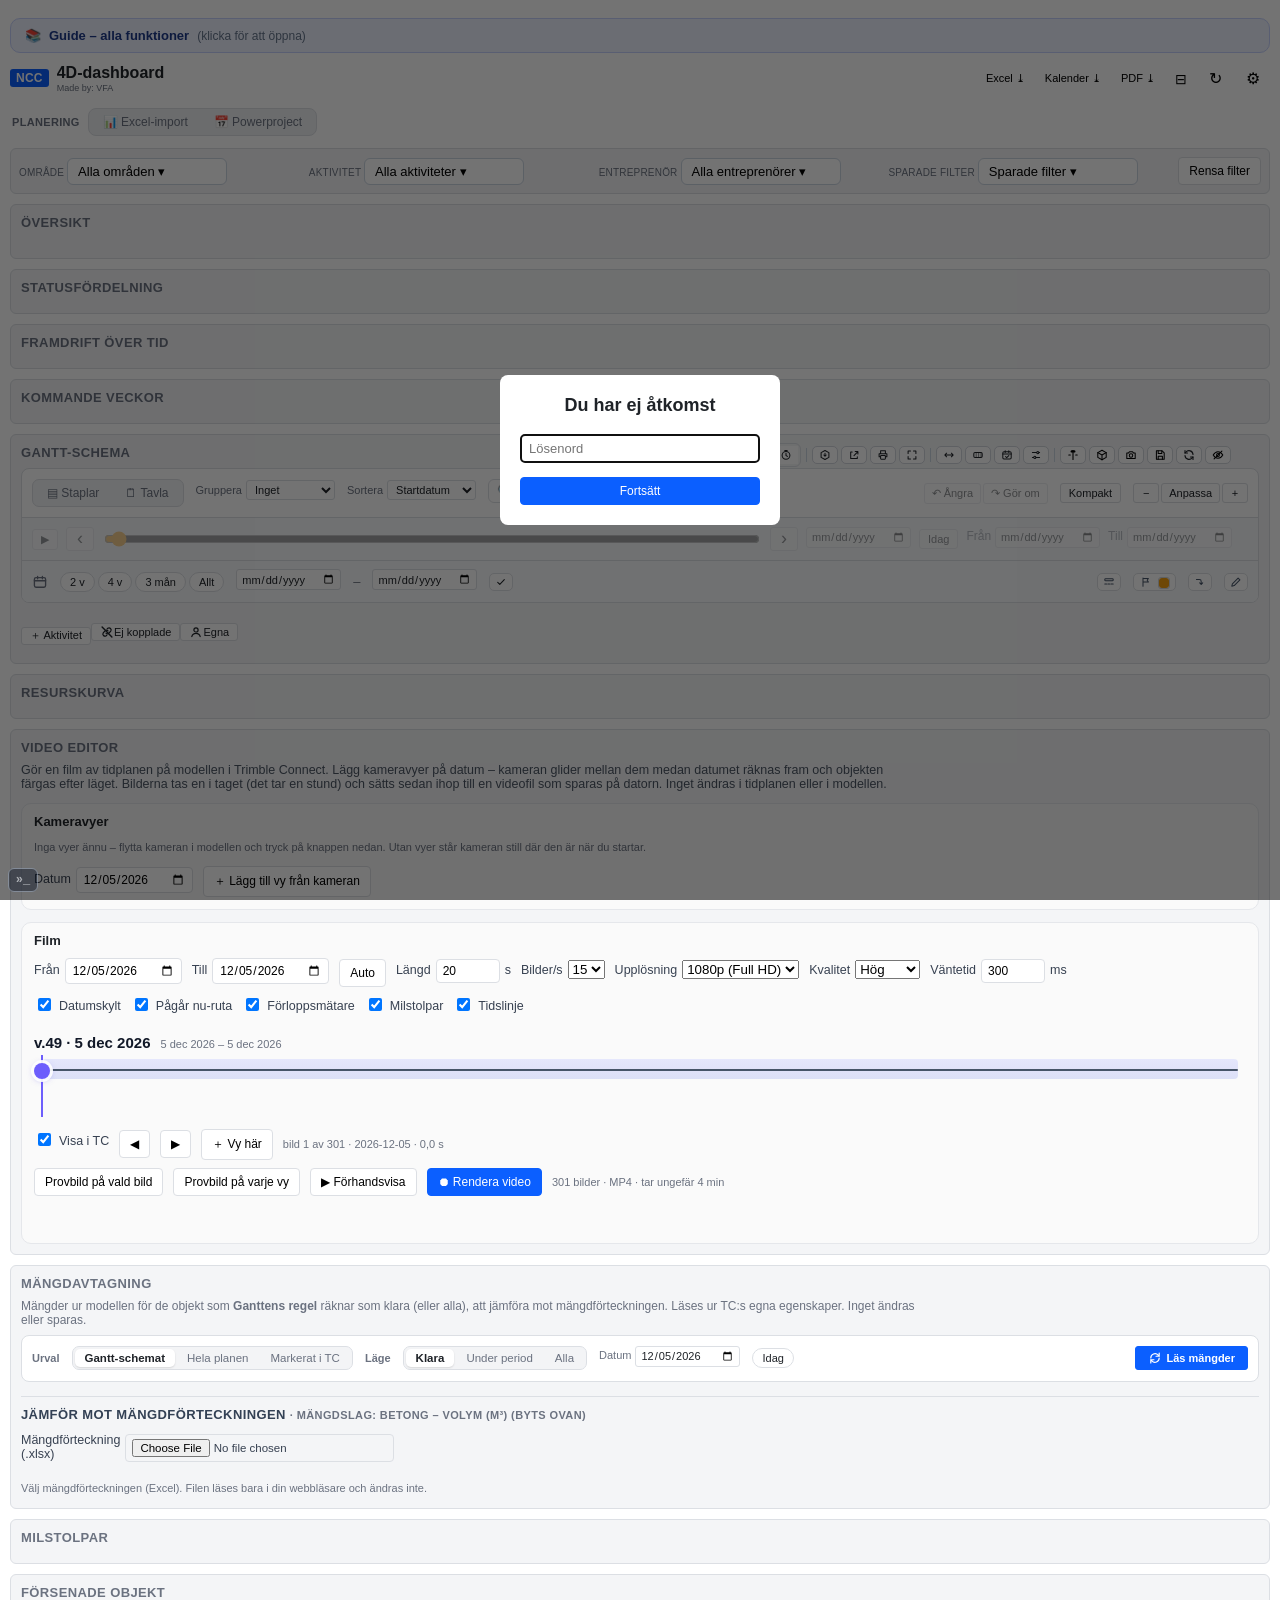
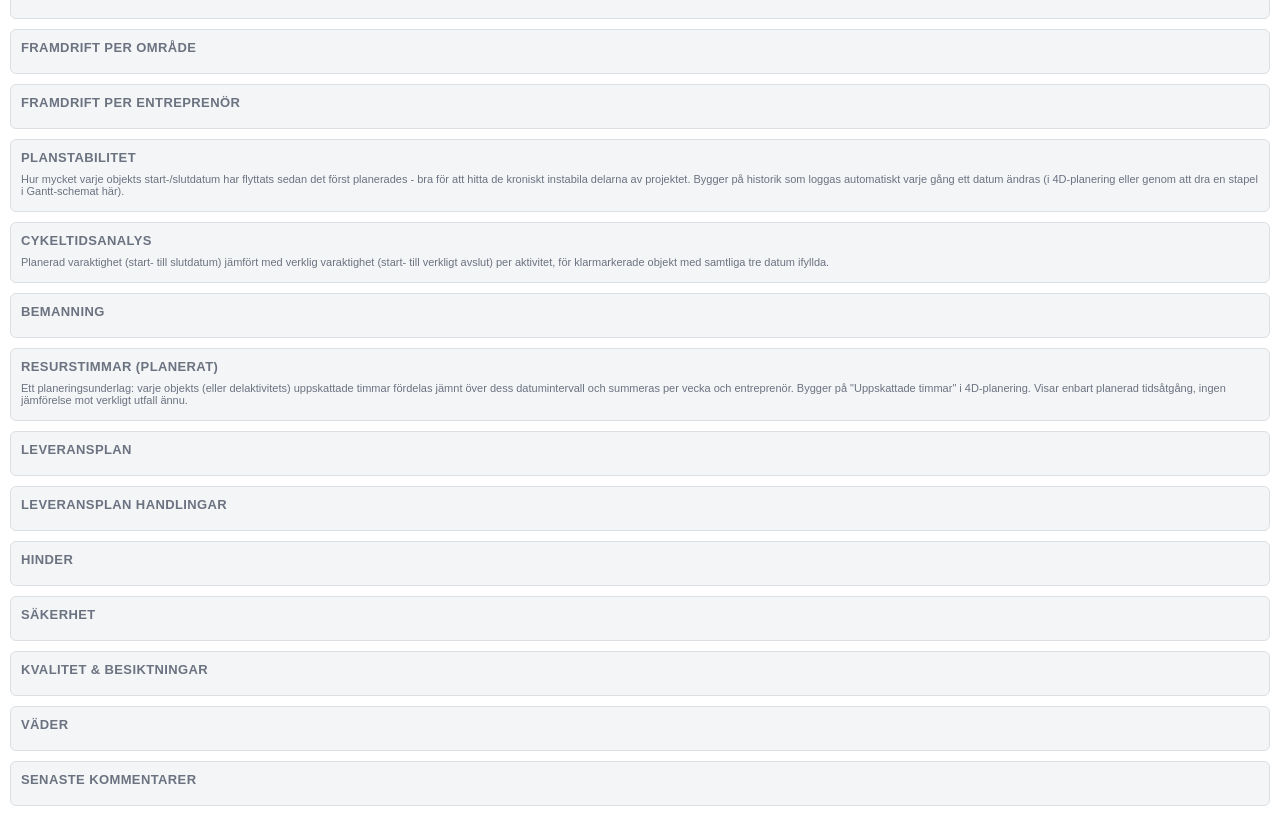
<file: trimble-connect-app/index.html>
<!DOCTYPE html>
<html lang="sv">
<head>
<meta charset="UTF-8" />
<title>4D-dashboard</title>
<!-- Hemskärmsapp (Victor 2026-10-08): lagd på iPadens hemskärm öppnas dashboarden utan webbläsarens fält –
     helskärm hela tiden, utan systemets helskärm som ett svep nedåt kan stänga. -->
<link rel="manifest" href="app.webmanifest" />
<meta name="apple-mobile-web-app-capable" content="yes" />
<meta name="mobile-web-app-capable" content="yes" />
<meta name="apple-mobile-web-app-title" content="4D-dashboard" />
<meta name="apple-mobile-web-app-status-bar-style" content="default" />
<meta name="theme-color" content="#0f2f73" />
<link rel="apple-touch-icon" href="icon-180.png" />
<link rel="stylesheet" href="style.css?v=20261016093130" />
<script>
/* Självläkning mot webbläsarens cache (Trimble Connect visar ibland en gammal index.html): jämför den inbyggda versionen med version.txt
   (hämtas alltid färsk) och laddar om en enda gång om de skiljer sig. */
(function () {
  window.addEventListener("load", function () {
    try {
      var s = document.querySelector('script[src^="app.js"]'), cur = s ? (s.getAttribute("src").split("v=")[1] || "") : "";
      if (!cur || !window.fetch) return;
      fetch("version.txt?t=" + Date.now(), { cache: "no-store" }).then(function (r) { return r.ok ? r.text() : ""; }).then(function (v) {
        v = (v || "").trim(); if (!/^\d+$/.test(v) || v === cur) return;
        var last = 0; try { last = Number(sessionStorage.getItem("4ddash-selfreload") || 0); } catch (e) { /* */ }
        if (Date.now() - last < 120000) return; // högst en omladdning per två minuter – ingen slinga
        try { sessionStorage.setItem("4ddash-selfreload", String(Date.now())); } catch (e) { /* */ }
        location.reload();
      }).catch(function () { /* offline: inget */ });
    } catch (e) { /* */ }
  });
})();
</script>
<script src="error-guard.js"></script>
<script src="https://components.connect.trimble.com/trimble-connect-workspace-api/index.js"></script>
</head>
<body>

  <!-- Lösenordsgrind - visas tills rätt lösenord angetts, se app.js -->
  <div id="accessGate" class="access-gate">
    <div class="access-box">
      <h2>Du har ej åtkomst</h2>
      <input type="password" id="accessPassword" autocomplete="off" placeholder="Lösenord" />
      <div id="accessError" class="warning hidden">Fel lösenord.</div>
      <button id="btnAccessSubmit" class="primary">Fortsätt</button>
    </div>
  </div>

  <div id="app">

    <details id="appGuide" class="app-guide">
      <summary><span class="app-guide-ic">📚</span> Guide – alla funktioner <span class="app-guide-sub">(klicka för att öppna)</span></summary>
      <div class="app-guide-body">
        <p>Kort översikt. <a href="guide.html" target="_blank" rel="noopener">Öppna hela guiden →</a></p>
        <ul>
          <li><b>Gantt-schema</b>: <i>Staplar</i>/<i>Tavla</i>, period, gruppera, färga, filter och sök (🔍), baseline och verkligt, pilar, <b>Uppdatera</b>, <b>Helskärm</b> (⛶) och <b>Dölj knappar</b>. <a href="guide.html#gantt" target="_blank" rel="noopener">Guide</a></li>
          <li><b>3D-lägen</b> (raden <i>3D</i> över Gantten): <b>Alla</b> · <b>Kopplade</b> · <b>Okopplade</b> · <b>⏱ Tid</b>. <b>Läs in modeller</b> läser in modellerna aktiviteterna är kopplade till. <a href="guide.html#tid" target="_blank" rel="noopener">Guide</a></li>
          <li><b>⏱ Tid</b>: dragstreck över Gantten, spelare, Från/Till/Auto, färger och <b>opacitet per status</b> (0 = osynligt), <i>Klart</i>-opacitet, <i>Kommande</i>, <b>Pulsera pågående</b> (▾), <b>Markera pågående</b>. Tidslinje-ikonen vid Helskärm slår på dragaren även med dolda knappar.</li>
          <li><b>Ctrl-klick</b> på flera aktiviteter: <i>Visa i 3D</i> / <i>Bara dessa</i>. <b>💬 Bubblor</b>: info-bubbla vid objekten i TC.</li>
          <li><b>Redigera</b>: dra/dubbelklicka, <i>Väntar på</i> med glapp, <b>＋ Aktivitet</b>, <b>Temporär</b>, <b>Rivning</b>, <b>Egen färg efter slut</b>, <b>Objekt i aktiviteten</b> (✕ tar bort ett objekt). <a href="guide.html#redigera" target="_blank" rel="noopener">Guide</a></li>
          <li><b>⇪ Exportera till Powerproject</b>: MS Project-XML (på en mall från Powerproject), med valfria beroenden och resurser.</li>
          <li><b>Video editor</b> (block under Resurskurvan): kameravyer på datum, provbilder (reglaget hoppar TC-vyn), förhandsvisning och rendering upp till 4K med grafik. <a href="guide.html#video" target="_blank" rel="noopener">Guide</a></li>
          <li><b>Mängdavtagning</b> (block under Video editor): betong (m³), form (m²), längd, vikt ur modellen för klara objekt enligt Ganttens regel; jämför mot mängdförteckningen (Excel) per post och byggnad; CSV. <a href="guide.html#mangd" target="_blank" rel="noopener">Guide</a></li>
          <li><b>Övriga block</b>: Översikt, Statusfördelning, Framdrift, Kommande veckor, Försenade, S-kurva, Cykeltid, <b>Resurskurva</b>, Milstolpar, Bemanning, Leveranser, Säkerhet, Kvalitet, Hinder, Väder. <a href="guide.html#ovrigt" target="_blank" rel="noopener">Guide</a></li>
          <li><b>Samspel med 4D-planering</b>: dashboardens Gantt har företräde i TC:s 3D-vy. Medan ett 3D-läge är på ändrar 4D-planering inget i modellen, och dess reglage flyttar Tid-lägets datum här.</li>
          <li><b>Export</b>: Excel, Kalender (.ics), PDF och <b>🖨 Skriv ut</b> Gantt-schemat (A4/A3).</li>
        </ul>
      </div>
    </details>

    <!-- ===== Header ===== -->
    <header>
      <div class="header-brand">
        <span class="ncc-mark" title="NCC">NCC</span>
        <div class="header-titles">
          <h1>4D-dashboard</h1>
          <span class="made-by">Made by: VFA</span>
        </div>
      </div>
      <div class="header-actions">
        <button id="btnExportExcel" title="Exportera all data som CSV-filer (öppnas direkt i Excel)">Excel ⤓</button>
        <button id="btnExportIcs" title="Exportera milstolpar och leveransplan som .ics-kalenderfil (importera i Outlook/Google Kalender)">Kalender ⤓</button>
        <button id="btnExportPdf" title="Exportera/skriv ut dashboarden som PDF">PDF ⤓</button>
        <button id="btnCollapseAll" title="Minimera/expandera alla block">⊟</button>
        <button id="btnRefresh" title="Hämta senaste data">↻</button>
        <button id="btnSettings" title="Inställningar (GitHub-token, väder)">⚙</button>
      </div>
    </header>
    <div id="planSourceBar" class="plan-source" role="group" aria-label="Planering">
      <span class="plan-source-l">Planering</span>
      <div class="plan-source-seg">
        <button type="button" data-src="excel" title="4-veckorsplaneringen från Excel">📊 Excel-import</button>
        <button type="button" data-src="pp" title="Tidplanen från Asta Powerproject (importeras i 4D-planering → Import &amp; verktyg)">📅 Powerproject</button>
      </div>
    </div>
    <div id="connectionWarning" class="hint warning hidden"></div>
    <div id="lastUpdated" class="hint"></div>
    <div id="watchBanner" class="watch-banner hidden"></div>

    <!-- ===== Filtrering ===== -->
    <div id="filterBar" class="filter-bar">
      <label>Område
        <button type="button" id="filterAreaBtn" class="filter-multi" aria-haspopup="listbox">Alla områden ▾</button>
      </label>
      <label>Aktivitet
        <button type="button" id="filterActivityBtn" class="filter-multi" aria-haspopup="listbox">Alla aktiviteter ▾</button>
      </label>
      <label>Entreprenör
        <button type="button" id="filterContractorBtn" class="filter-multi" aria-haspopup="listbox">Alla entreprenörer ▾</button>
      </label>
      <label>Sparade filter
        <button type="button" id="filterSavedBtn" class="filter-multi" aria-haspopup="listbox" title="Spara det du filtrerat på (områden, aktiviteter, entreprenörer) och återställ det med ett klick">Sparade filter ▾</button>
      </label>
      <button id="btnResetFilters" title="Rensa all filtrering">Rensa filter</button>
    </div>

    <!-- ===== Översikt (KPI:er) ===== -->
    <section class="panel" data-panel-id="overview">
      <h2>Översikt</h2>
      <div id="kpiGrid" class="kpi-grid"></div>
      <div id="statusDonut" class="status-donut"></div>
    </section>

    <!-- ===== Statusfördelning ===== -->
    <section class="panel" data-panel-id="status">
      <h2>Statusfördelning</h2>
      <div id="statusChart" class="status-chart"></div>
    </section>

    <!-- ===== S-kurva ===== -->
    <section class="panel" data-panel-id="scurve">
      <h2>Framdrift över tid</h2>
      <div id="scurveChart" class="scurve-chart"></div>
    </section>

    <!-- ===== Kommande veckor ===== -->
    <section class="panel" data-panel-id="lookahead">
      <h2>Kommande veckor</h2>
      <div id="lookaheadChart" class="lookahead-chart"></div>
    </section>

    <!-- ===== Gantt-schema ===== -->
    <section class="panel" data-panel-id="gantt">
      <h2>Gantt-schema</h2>
      <p id="ganttHelp" class="hint gantt-help hidden">Staplar: en rad per objekt (planerat start–slut). Klicka på pilen för att fälla ut
        delaktiviteter, eller på namnet för att markera objektet i 3D-modellen. Hovra en stapel för detaljer.
        Helger är skuggade och dagens datum är markerat. Tavla: aktiviteterna som post-it-lappar per vecka – en lapp
        sträcker sig över de veckor aktiviteten pågår, färgad efter entreprenör/område och med statusen i kanten.</p>

      <div class="gantt-fs-bar" aria-label="Helskärm">
          <div class="gantt-seg gantt-mode-seg" id="ganttModeSeg" role="group" aria-label="3D-läge">
                        <button type="button" data-gmode="off" aria-pressed="true" class="gantt-toolbar-btn gb-ico" title="Alla – rör inte modellen" aria-label="Alla"><svg class="gp-svg" viewBox="0 0 20 20" width="17" height="17" fill="none" stroke="currentColor" stroke-width="1.7" stroke-linecap="round" stroke-linejoin="round" aria-hidden="true"><path d="M10 2.5 16.5 6v8L10 17.5 3.5 14V6z"/><path d="M3.5 6 10 9.7 16.5 6M10 9.7v7.8"/></svg></button>
            <button type="button" data-gmode="isolate" aria-pressed="false" class="gantt-toolbar-btn gb-ico" title="Kopplade – bara det som är kopplat till schemat" aria-label="Kopplade"><svg class="gp-svg" viewBox="0 0 20 20" width="17" height="17" fill="none" stroke="currentColor" stroke-width="1.7" stroke-linecap="round" stroke-linejoin="round" aria-hidden="true"><path d="M8.5 11.5a3 3 0 0 0 4.2 0l2.6-2.6a3 3 0 0 0-4.2-4.2l-.9.9"/><path d="M11.5 8.5a3 3 0 0 0-4.2 0L4.7 11.1a3 3 0 0 0 4.2 4.2l.9-.9"/></svg></button>
            <button type="button" data-gmode="hide" aria-pressed="false" class="gantt-toolbar-btn gb-ico" title="Okopplade – dölj kopplade, visa bara det okopplade" aria-label="Okopplade"><svg class="gp-svg" viewBox="0 0 20 20" width="17" height="17" fill="none" stroke="currentColor" stroke-width="1.7" stroke-linecap="round" stroke-linejoin="round" aria-hidden="true"><path d="M8.5 11.5a3 3 0 0 0 4.2 0l2.6-2.6a3 3 0 0 0-4.2-4.2l-.9.9"/><path d="M11.5 8.5a3 3 0 0 0-4.2 0L4.7 11.1a3 3 0 0 0 4.2 4.2l.9-.9"/><path d="M3 3l14 14" stroke-width="2"/></svg></button>
            <button type="button" data-gmode="time" aria-pressed="false" class="gantt-toolbar-btn gb-ico" title="Tid – se läget ett visst datum" aria-label="Tid"><svg class="gp-svg" viewBox="0 0 20 20" width="17" height="17" fill="none" stroke="currentColor" stroke-width="1.7" stroke-linecap="round" stroke-linejoin="round" aria-hidden="true"><circle cx="10" cy="10.5" r="6.5"/><path d="M10 7v3.8l2.4 1.5M8 2.5h4"/></svg></button>
          </div>
          <span class="gfs-sep"></span>
          <span class="gfs-grp">
          <button type="button" id="ganttLoadModelsBtn" class="gantt-toolbar-btn gb-ico"  title="Modeller – läs in alla modeller som aktiviteterna är kopplade till" aria-label="Modeller"><svg class="gp-svg" viewBox="0 0 20 20" width="17" height="17" fill="none" stroke="currentColor" stroke-width="1.7" stroke-linecap="round" stroke-linejoin="round" aria-hidden="true"><path d="M10 2.5 16.5 6v8L10 17.5 3.5 14V6z"/><path d="M10 7v5m0 0-2-2m2 2 2-2"/></svg></button>
          <button type="button" id="ganttPpExportBtn" class="gantt-toolbar-btn gb-ico"  title="Till Powerproject – exportera aktiviteter (Microsoft Project-XML)" aria-label="Till Powerproject"><svg class="gp-svg" viewBox="0 0 20 20" width="17" height="17" fill="none" stroke="currentColor" stroke-width="1.7" stroke-linecap="round" stroke-linejoin="round" aria-hidden="true"><path d="M7 5H4.5v11h11V13"/><path d="M10 11 16.5 4.5M12 4h4.5v4.5"/></svg></button>
          <button type="button" id="ganttPrintBtn" class="gantt-toolbar-btn gb-ico"  title="Skriv ut – skriv ut Gantt-schemat eller spara det som PDF, med rubrik, förklaring och tidshuvud på varje sida" aria-label="Skriv ut"><svg class="gp-svg" viewBox="0 0 20 20" width="17" height="17" fill="none" stroke="currentColor" stroke-width="1.7" stroke-linecap="round" stroke-linejoin="round" aria-hidden="true"><path d="M6 7V3h8v4M6 13H3.5V8h13v5H14"/><rect x="6" y="11" width="8" height="6" rx="1"/></svg></button>
          <button type="button" id="ganttFullBtn" class="gantt-toolbar-btn gb-ico"  title="Helskärm – visa Gantt-schemat i helskärm (Esc stänger)" aria-label="Helskärm"><svg class="gp-svg" viewBox="0 0 20 20" width="17" height="17" fill="none" stroke="currentColor" stroke-width="1.7" stroke-linecap="round" stroke-linejoin="round" aria-hidden="true"><path d="M3.5 7.5v-4h4M16.5 7.5v-4h-4M3.5 12.5v4h4M16.5 12.5v4h-4"/></svg></button>
          </span>
          <span class="gfs-sep"></span>
          <span class="gfs-grp">
          <button type="button" id="ganttTimeAuto" class="gantt-toolbar-btn gb-ico"  title="Hela spannet (auto)" aria-label="Hela spannet (auto)"><svg class="gp-svg" viewBox="0 0 20 20" width="17" height="17" fill="none" stroke="currentColor" stroke-width="1.7" stroke-linecap="round" stroke-linejoin="round" aria-hidden="true"><path d="M3 10h14M6 7l-3 3 3 3M14 7l3 3-3 3"/></svg></button>
          <button type="button" id="ganttScaleBtn" class="gantt-toolbar-btn gb-ico" aria-haspopup="true" title="Färgskala efter datum – objekten färgas från tidig till sen start (eller slut) mellan två färger du väljer" aria-label="Färgskala efter datum"><svg class="gp-svg" viewBox="0 0 20 20" width="17" height="17" fill="none" stroke="currentColor" stroke-width="1.7" stroke-linecap="round" stroke-linejoin="round" aria-hidden="true"><rect x="3" y="6" width="14" height="8" rx="2"/><path d="M7 6v8M11 6v8M15 6v8" opacity=".55"/></svg><span class=gb-caret>▾</span></button>
          <button type="button" id="ganttStrictBtn" class="gantt-toolbar-btn gb-ico" aria-pressed="false" title="Följ datum – färgen följer strikt start- och slutdatumen (planerad före start, pågående mellan, klar efter slut) och struntar i framdriften i procent" aria-label="Följ datum"><svg class="gp-svg" viewBox="0 0 20 20" width="17" height="17" fill="none" stroke="currentColor" stroke-width="1.7" stroke-linecap="round" stroke-linejoin="round" aria-hidden="true"><rect x="3" y="4.5" width="14" height="12" rx="2"/><path d="M3 8.5h14M7 3v3M13 3v3M7.5 12.5l2 2 3.5-3.5"/></svg></button>
          <div class="gantt-time-menu-wrap">
            <button type="button" id="ganttTimeMenuBtn" class="gantt-toolbar-btn gb-ico" aria-expanded="false" aria-haspopup="true" title="Färger & visning – färger, opacitet, Kommande, Pulsera och Markera pågående" aria-label="Färger & visning"><svg class="gp-svg" viewBox="0 0 20 20" width="17" height="17" fill="none" stroke="currentColor" stroke-width="1.7" stroke-linecap="round" stroke-linejoin="round" aria-hidden="true"><path d="M4 6h7M15 6h1M4 14h2M10 14h6"/><circle cx="13" cy="6" r="1.8"/><circle cx="8" cy="14" r="1.8"/></svg><span class=gb-caret>▾</span></button>
            <div id="ganttTimeMenu" class="gantt-time-menu hidden" role="dialog" aria-label="Färger och visning">
              <div class="gtm-title">Färger och opacitet</div>
          <div class="gtm-grid">
            <span class="gtm-h"></span><span class="gtm-h">Färg</span><span class="gtm-h">Opacitet</span>
            <span>Pågående</span><input type="color" data-tcol="pagaende" title="Färg: pågående" aria-label="Färg pågående" /><input type="range" class="gantt-tc-op" data-topc="pagaende" min="0" max="100" step="5" value="100" aria-label="Opacitet pågående" />
            <span>Försenad</span><input type="color" data-tcol="forsenad" title="Färg: försenad (har börjat men mindre än 1 % framdrift)" aria-label="Färg försenad" /><input type="range" class="gantt-tc-op" data-topc="forsenad" min="0" max="100" step="5" value="100" aria-label="Opacitet försenad" />
            <span>Klart</span><input type="color" data-tcol="klar" title="Färg: klart" aria-label="Färg klart" /><span class="gtm-doneop"><input type="range" id="ganttTimeDoneOp" min="0" max="100" step="5" value="30" aria-label="Opacitet klart" /> <b id="ganttTimeDoneOpVal">30</b>%</span>
            <span>Kommande</span><input type="color" data-tcol="planerad" title="Färg: kommande" aria-label="Färg kommande" /><input type="range" class="gantt-tc-op" data-topc="planerad" min="0" max="100" step="5" value="100" aria-label="Opacitet kommande" />
          </div>
<div class="gtm-title">Visning</div>
          <div class="gtm-opts">
          <label class="gtm-opt" title="Visa det som inte startat, i kommande-färgen"><input type="checkbox" id="ganttTimeFuture" /><i class="gtm-sw" aria-hidden="true"></i><span class="gtm-t">Kommande</span></label>
          <label class="gtm-opt" title="Pågående objekt färgas i sin entreprenörs färg (samma färger som entreprenörsraden och tavlan) i stället för pågående-färgen – så ser du vem som är var vid det här datumet. Försenade behåller sin färg."><input type="checkbox" id="ganttTimeByCon" /><i class="gtm-sw" aria-hidden="true"></i><span class="gtm-t">Pågående i entreprenörens färg</span></label>
          <label class="gtm-opt" title="Klara objekt återgår till färgen de har i originalmodellen (IFC-filen) i stället för klart-färgen. Egen färg efter slut på en aktivitet gäller fortfarande."><input type="checkbox" id="ganttTimeDoneOrig" /><i class="gtm-sw" aria-hidden="true"></i><span class="gtm-t">Klart i originalfärg</span></label>
          <div class="gtm-opt gtm-opt-split"><label class="gtm-opt-in" title="Pågående objekt pulserar (ljust gult) i 3D – så ser du direkt vad som händer nu"><input type="checkbox" id="ganttTimePulse" /><i class="gtm-sw" aria-hidden="true"></i><span class="gtm-t">Pulsera pågående</span></label><button type="button" id="ganttPulseCfgBtn" class="gtm-gear" title="Färger, hastighet, stil och styrka för pulsen" aria-label="Pulsinställningar"><svg viewBox="0 0 20 20" width="14" height="14" fill="none" stroke="currentColor" stroke-width="1.7" stroke-linecap="round" stroke-linejoin="round" aria-hidden="true"><circle cx="10" cy="10" r="2.5"/><path d="M10 2.5v2M10 15.5v2M2.5 10h2M15.5 10h2M4.7 4.7l1.4 1.4M13.9 13.9l1.4 1.4M4.7 15.3l1.4-1.4M13.9 6.1l1.4-1.4"/></svg></button></div>
          <label class="gtm-opt" title="Markera de pågående objekten med Trimble Connects egen markering – de lyses upp. Ett klick i modellen byter markering."><input type="checkbox" id="ganttTimeSelAct" /><i class="gtm-sw" aria-hidden="true"></i><span class="gtm-t">Markera pågående</span></label>
          </div>
            </div>
          </div>
          </span>
          <span class="gfs-sep"></span>
        <button type="button" id="ganttFsTime" aria-pressed="false" title="Tidslinjedragaren över Gantt-schemat – av/på, även när knapparna är dolda (3D följer med)"><svg viewBox="0 0 20 20" width="14" height="14" fill="none" stroke="currentColor" stroke-width="1.8" stroke-linecap="round" stroke-linejoin="round" aria-hidden="true"><path d="M10 2.5v15"/><rect x="6" y="2" width="8" height="4" rx="2" fill="currentColor" stroke="none"/><path d="M3 10h2.5M14.5 10H17"/></svg></button>
        <button type="button" id="ganttOpen3d" title="Öppna 3D-editorn (lägesplanen) i ett eget fönster – med samma tidplan"><svg viewBox="0 0 20 20" width="15" height="15" fill="none" stroke="currentColor" stroke-width="1.7" stroke-linecap="round" stroke-linejoin="round" aria-hidden="true"><path d="M10 2.2 17 6v8l-7 3.8L3 14V6z"/><path d="M3 6l7 3.9L17 6M10 9.9v7.9"/></svg><span class="gfs-l">3D</span></button>
        <button type="button" id="ganttPhotoBtn" title="Ta ett foto på 3D-vyn och lägg på bubblor för markerade (annars pågående) aktiviteter – sparas som bild"><svg viewBox="0 0 20 20" width="15" height="15" fill="none" stroke="currentColor" stroke-width="1.7" stroke-linecap="round" stroke-linejoin="round" aria-hidden="true"><path d="M3 6.5h3l1.4-2h5.2l1.4 2h3v9.3H3z"/><circle cx="10" cy="11" r="2.9"/></svg><span class="gfs-l">Foto</span></button>
        <button type="button" id="ganttViewsBtn" title="Spara hur Gantt-schemat ser ut just nu som en vy – och hämta tillbaka den senare"><svg viewBox="0 0 20 20" width="15" height="15" fill="none" stroke="currentColor" stroke-width="1.7" stroke-linecap="round" stroke-linejoin="round" aria-hidden="true"><path d="M4 3h9.5L17 6.5V17H4z"/><path d="M7 3v4.5h6V3M7 17v-5h7v5"/></svg><span class="gfs-l">Vyer</span></button>
          <button type="button" id="ganttRefreshBtn" class="gantt-toolbar-btn gantt-refresh-btn gb-ico" title="Uppdatera – hämta senaste data (aktiviteter, framdrift, kopplingar)" aria-label="Uppdatera"><svg class="gantt-refresh-ico" viewBox="0 0 24 24" width="15" height="15" fill="none" stroke="currentColor" stroke-width="2.2" stroke-linecap="round" stroke-linejoin="round" aria-hidden="true"><path d="M20 11a8 8 0 0 0-14.3-4.6L4 8"/><path d="M4 3v5h5"/><path d="M4 13a8 8 0 0 0 14.3 4.6L20 16"/><path d="M20 21v-5h-5"/></svg><span class="gantt-refresh-lbl">Uppdatera</span></button>
        <button type="button" id="ganttFsTools" title="Dölj knapparna – färgförklaringen ligger kvar" aria-label="Dölj knappar"><svg class="gp-svg" viewBox="0 0 20 20" width="14" height="14" fill="none" stroke="currentColor" stroke-width="1.7" stroke-linecap="round" stroke-linejoin="round" aria-hidden="true"><path d="M2 10s3.2-5.5 8-5.5S18 10 18 10s-3.2 5.5-8 5.5S2 10 2 10z"/><circle cx="10" cy="10" r="2.4"/><path d="M3.5 16.5l13-13"/></svg></button>
        <button type="button" id="ganttFsEnter" title="Helskärm" aria-label="Helskärm"><svg class="gp-svg" viewBox="0 0 20 20" width="14" height="14" fill="none" stroke="currentColor" stroke-width="1.7" stroke-linecap="round" stroke-linejoin="round" aria-hidden="true"><path d="M3.5 7.5v-4h4M16.5 7.5v-4h-4M3.5 12.5v4h4M16.5 12.5v4h-4"/></svg></button>
        <button type="button" id="ganttFsClose" title="Stäng helskärm (Esc)" aria-label="Stäng helskärm"><svg class="gp-svg" viewBox="0 0 20 20" width="14" height="14" fill="none" stroke="currentColor" stroke-width="1.8" stroke-linecap="round" aria-hidden="true"><path d="M5 5l10 10M15 5 5 15"/></svg></button>
      </div>
      <div class="gantt-head">
        <div class="gantt-head-row">
          <div class="gantt-seg" role="tablist" aria-label="Visningsläge">
            <button type="button" class="gantt-seg-btn" data-gantt-view="bars" role="tab">▤ Staplar</button>
            <button type="button" class="gantt-seg-btn" data-gantt-view="board" role="tab">🗒 Tavla</button>
          </div>
          <label class="gantt-toolbar-field">Gruppera
            <select id="ganttGroupBy">
              <option value="">Inget</option>
              <option value="area">Område</option>
              <option value="contractor">Entreprenör</option>
              <option value="activity">Aktivitet</option>
            </select>
          </label>
          <label class="gantt-toolbar-field gantt-bars-only">Sortera
            <select id="ganttSortBy">
              <option value="startDate">Startdatum</option>
              <option value="contractor">Entreprenör</option>
              <option value="status">Status</option>
              <option value="name">Namn</option>
            </select>
          </label>
          <label class="gantt-toolbar-field gantt-board-only">Färga efter
            <select id="ganttColorBy">
              <option value="contractor">Entreprenör</option>
              <option value="area">Område</option>
              <option value="activity">Aktivitet</option>
            </select>
          </label>
          <label class="gantt-toolbar-field gantt-search" title="Sök på område, aktivitet, namn eller entreprenör – flera ord = alla ska finnas. Esc rensar.">
            <input type="search" id="ganttSearch" placeholder="🔍 Sök område eller aktivitet…" autocomplete="off" aria-label="Sök i Gantt-schemat" />
          </label>
          <span id="ganttSearchCount" class="hint gantt-search-count"></span>
          <span class="gantt-head-spacer"></span>
          <div class="gantt-zoom-group" title="Ångra/gör om ändringar av datum (Ctrl+Z / Ctrl+Y)">
            <button type="button" id="ganttUndo" class="gantt-toolbar-btn" disabled>↶ Ångra</button>
            <button type="button" id="ganttRedo" class="gantt-toolbar-btn" disabled>↷ Gör om</button>
          </div>
          <button type="button" id="ganttDensityToggle" class="gantt-toolbar-btn gantt-bars-only">Kompakt</button>
          <div class="gantt-zoom-group gantt-bars-only">
            <button type="button" id="ganttZoomOut" class="gantt-toolbar-btn" title="Zooma ut">−</button>
            <button type="button" id="ganttZoomFit" class="gantt-toolbar-btn" title="Anpassa till bredden">Anpassa</button>
            <button type="button" id="ganttZoomIn" class="gantt-toolbar-btn" title="Zooma in">+</button>
          </div>
        </div>

        <div class="gantt-head-row gantt-head-sub gantt-time-row gantt-time-off" id="ganttTimeRow">
          <button type="button" id="ganttTimePlay" class="gantt-toolbar-btn" title="Spela upp">▶</button>
          <button type="button" id="ganttTimePrev" class="gantt-toolbar-btn gantt-step" title="Backa en dag" aria-label="Backa en dag">‹</button>
          <input type="range" id="ganttTimeSlider" class="gantt-time-slider" min="0" max="1" value="0" aria-label="Datum" />
          <button type="button" id="ganttTimeNext" class="gantt-toolbar-btn gantt-step" title="Fram en dag" aria-label="Fram en dag">›</button>
          <label class="gantt-toolbar-field"><input type="date" id="ganttTimeDate" aria-label="Datum" /></label>
          <button type="button" id="ganttTimeToday" class="gantt-toolbar-btn" title="Till idag">Idag</button>
          <label class="gantt-toolbar-field gantt-time-lim" title="Tidslinjens start">Från <input type="date" id="ganttTimeFrom" aria-label="Från" /></label>
          <label class="gantt-toolbar-field gantt-time-lim" title="Tidslinjens slut">Till <input type="date" id="ganttTimeTo" aria-label="Till" /></label>
          <span id="ganttTimeSum" class="hint gantt-time-sum"></span>
          <span id="ganttTime3dInfo" class="hint gantt-time-sum"></span>
        </div>

        <div class="gantt-head-row gantt-head-sub gantt-range-row">
          <span class="gantt-sub-label" title="Period som visas i schemat"><svg viewBox="0 0 20 20" width="16" height="16" fill="none" stroke="currentColor" stroke-width="1.7" stroke-linecap="round" aria-hidden="true"><rect x="3" y="4.5" width="14" height="12" rx="2"/><path d="M3 8.5h14M7 3v3M13 3v3"/></svg></span>
          <div class="gantt-chips">
            <button type="button" class="gantt-chip" data-gantt-weeks="2">2 v</button>
            <button type="button" class="gantt-chip" data-gantt-weeks="4">4 v</button>
            <button type="button" class="gantt-chip" data-gantt-weeks="13">3 mån</button>
            <button type="button" id="ganttRangeReset" class="gantt-chip" title="Hela spannet (auto)">Allt</button>
          </div>
          <label class="gantt-toolbar-field"><input type="date" id="ganttRangeStart" aria-label="Visa från" /></label>
          <span class="gantt-sub-dash">–</span>
          <label class="gantt-toolbar-field"><input type="date" id="ganttRangeEnd" aria-label="Visa till" /></label>
          <button type="button" id="ganttRangeApply" class="gantt-toolbar-btn gb-ico"  title="Använd perioden" aria-label="Använd perioden"><svg class="gp-svg" viewBox="0 0 20 20" width="17" height="17" fill="none" stroke="currentColor" stroke-width="1.7" stroke-linecap="round" stroke-linejoin="round" aria-hidden="true"><path d="M4.5 10.5l3.5 3.5 7.5-8"/></svg></button>
          <span id="ganttRangeStatus" class="hint gantt-range-status"></span>
          <span class="gantt-head-spacer"></span>
          <label aria-label="Visar verkliga start/slut som en strecka" class="gantt-pill gp-ico gantt-bars-only" title="Visar verkliga start/slut som en streckad stapel under den planerade">
            <input type="checkbox" id="ganttShowActual" /><svg class="gp-svg" viewBox="0 0 20 20" width="17" height="17" fill="none" stroke="currentColor" stroke-width="1.7" stroke-linecap="round" stroke-linejoin="round" aria-hidden="true"><rect x="3" y="4.5" width="14" height="3.5" rx="1.5"/><path d="M3 13.5h3M8 13.5h3M13 13.5h4"/></svg>
          </label>
          <label aria-label="Visa baseline (en tidigare version av ti" class="gantt-pill gp-ico" title="Visa baseline (en tidigare version av tidplanen) som en grå stapel/linje under den planerade, och hur mycket aktiviteten flyttats">
            <input type="checkbox" id="ganttShowBaseline" /><svg class="gp-svg" viewBox="0 0 20 20" width="17" height="17" fill="none" stroke="currentColor" stroke-width="1.7" stroke-linecap="round" stroke-linejoin="round" aria-hidden="true"><path d="M5 17V3.5M5 4h9l-2 3 2 3H5"/></svg>
            <input type="color" id="ganttBaselineColor" class="gantt-bl-color" value="#f59e0b" title="Baseline-färg" aria-label="Baseline-färg" />
          </label>
          <label aria-label="Visa bara hur många dagar aktiviteterna " id="ganttBaselineDaysPill" class="gantt-pill gp-ico hidden" title="Visa bara hur många dagar aktiviteterna flyttats mot baseline (+5 d / −2 d) – utan baseline-linjerna">
            <input type="checkbox" id="ganttBaselineDays" /><svg class="gp-svg" viewBox="0 0 20 20" width="17" height="17" fill="none" stroke="currentColor" stroke-width="1.7" stroke-linecap="round" stroke-linejoin="round" aria-hidden="true"><path d="M10 3.5v8M6 7.5h8M6 15h8"/></svg>
          </label>
          <span id="ganttBlPick" class="gantt-bl-pick hidden" title="Vilken baseline som visas, och en andra att jämföra mot">
            <select id="ganttBaselineSel" aria-label="Baseline som visas"></select>
            <span class="hint">mot</span>
            <select id="ganttBaseline2Sel" aria-label="Jämför även med"></select>
            <input type="color" id="ganttBaselineColor2" class="gantt-bl-color" value="#2563eb" title="Färg för jämförelsen" aria-label="Färg för jämförelsen" />
          </span>
          <label aria-label="Lapparna på en rad (namn, aktivitet och " class="gantt-pill gp-ico gantt-board-only" title="Lapparna på en rad (namn, aktivitet och datum) – av: större lappar på flera rader">
            <input type="checkbox" id="ganttBoardOneLine" /><svg class="gp-svg" viewBox="0 0 20 20" width="17" height="17" fill="none" stroke="currentColor" stroke-width="1.7" stroke-linecap="round" stroke-linejoin="round" aria-hidden="true"><rect x="3" y="7.5" width="14" height="5" rx="1.5"/></svg>
          </label>
          <label aria-label="Visa hela namnet på alla lappar (av: hög" class="gantt-pill gp-ico gantt-board-only" title="Visa hela namnet på alla lappar (av: högst två rader – hela texten syns när du pekar på lappen)">
            <input type="checkbox" id="ganttBoardFull" /><svg class="gp-svg" viewBox="0 0 20 20" width="17" height="17" fill="none" stroke="currentColor" stroke-width="1.7" stroke-linecap="round" stroke-linejoin="round" aria-hidden="true"><text x="10" y="14.2" text-anchor="middle" font-size="11.5" font-weight="700" fill="currentColor" stroke="none" font-family="Segoe UI,Arial">Aa</text></svg>
          </label>
          <label aria-label="Pilar för kopplingarna, och att beroende" class="gantt-pill gp-ico" title="Pilar för kopplingarna, och att beroende aktiviteter glider med när du drar">
            <input type="checkbox" id="ganttShowArrows" /><svg class="gp-svg" viewBox="0 0 20 20" width="17" height="17" fill="none" stroke="currentColor" stroke-width="1.7" stroke-linecap="round" stroke-linejoin="round" aria-hidden="true"><path d="M4 6h5a3 3 0 0 1 3 3v5M9.5 11.5 12 14l2.5-2.5"/></svg>
          </label>
          <label aria-label="Dra i en stapel/lapp för att flytta den," class="gantt-pill gp-ico" title="Dra i en stapel/lapp för att flytta den, eller i dess kanter för att ändra start-/slutdatum. Sparas direkt till 4D-data (samma som ett sparat formulär i 4D-planering).">
            <input type="checkbox" id="ganttEditable" /><svg class="gp-svg" viewBox="0 0 20 20" width="17" height="17" fill="none" stroke="currentColor" stroke-width="1.7" stroke-linecap="round" stroke-linejoin="round" aria-hidden="true"><path d="M13.5 3.5l3 3L7 16l-4 1 1-4z"/></svg>
          </label>
        </div>
      </div>
      <div id="ganttEditableHint" class="hidden"></div>

      <div class="gantt-legend-row"><div id="ganttLegend" class="gantt-legend"></div><span id="ganttLegendActions" class="gantt-legend-actions"><button type="button" id="ganttAddBtn" class="gantt-toolbar-btn gantt-add-inline" title="Lägg till en egen aktivitet (samma uppbyggnad som de importerade) – högerklick på en lapp: Ny aktivitet efter den här">＋ Aktivitet</button><button type="button" id="ganttUncoupledBtn" class="gantt-toolbar-btn gantt-add-inline" aria-pressed="false" title="Visa bara aktiviteter som ännu inte är kopplade till något objekt i modellen"><svg class="gp-svg" viewBox="0 0 20 20" width="14" height="14" fill="none" stroke="currentColor" stroke-width="1.7" stroke-linecap="round" stroke-linejoin="round" aria-hidden="true"><path d="M8.5 11.5a3 3 0 0 0 4.2 0l2.6-2.6a3 3 0 0 0-4.2-4.2l-.9.9"/><path d="M11.5 8.5a3 3 0 0 0-4.2 0L4.7 11.1a3 3 0 0 0 4.2 4.2l.9-.9"/><path d="M3 3l14 14" stroke-width="2"/></svg><span>Ej kopplade <b id="ganttUncoupledN"></b></span></button><button type="button" id="ganttOwnBtn" class="gantt-toolbar-btn gantt-add-inline" aria-pressed="false" title="Visa bara aktiviteter jag själv har skapat (inte de som kommer från Powerproject eller Excel)"><svg class="gp-svg" viewBox="0 0 20 20" width="14" height="14" fill="none" stroke="currentColor" stroke-width="1.7" stroke-linecap="round" stroke-linejoin="round" aria-hidden="true"><circle cx="10" cy="7" r="3"/><path d="M4 16.5c.8-3 3.3-4.5 6-4.5s5.2 1.5 6 4.5"/></svg><span>Egna <b id="ganttOwnN"></b></span></button></span></div>
      <div id="ganttNotes" class="hint"></div>
      <div id="ganttChart" class="gantt-chart"></div>
    </section>

    <!-- ===== Resurskurva (resurser per vecka, följer Gantt-schemats urval) ===== -->
    <section class="panel" data-panel-id="resource-curve">
      <h2>Resurskurva</h2>
      <div id="resourceCurve" class="resource-curve"></div>
    </section>

    <!-- ===== Video editor (film av tidplanen på TC-modellen) ===== -->
    <section class="panel" data-panel-id="video-editor">
      <h2>Video editor</h2>
      <div id="videoEditor" class="video-editor"></div>
    </section>

    <!-- ===== Mängdavtagning (mängder ur modellen, för jämförelse mot mängdförteckningen) ===== -->
    <section class="panel" data-panel-id="quantities">
      <h2>Mängdavtagning</h2>
      <div id="qtyBox" class="qty-box"></div>
    </section>

    <!-- ===== Milstolpar ===== -->
    <section class="panel" data-panel-id="milestones">
      <h2>Milstolpar</h2>
      <div id="milestonesList" class="milestones-list"></div>
    </section>

    <!-- ===== Försenade objekt ===== -->
    <section class="panel" data-panel-id="delayed">
      <h2>Försenade objekt</h2>
      <div id="delayedList" class="delayed-list"></div>
    </section>

    <!-- ===== Framdrift per område ===== -->
    <section class="panel" data-panel-id="area-progress">
      <h2>Framdrift per område</h2>
      <div id="areaProgress" class="progress-chart"></div>
    </section>

    <!-- ===== Framdrift per entreprenör ===== -->
    <section class="panel" data-panel-id="contractor-progress">
      <h2>Framdrift per entreprenör</h2>
      <div id="contractorProgress" class="progress-chart"></div>
    </section>

    <!-- ===== Planstabilitet ===== -->
    <section class="panel" data-panel-id="stability">
      <h2>Planstabilitet</h2>
      <p class="hint">Hur mycket varje objekts start-/slutdatum har flyttats sedan det först planerades - bra för
        att hitta de kroniskt instabila delarna av projektet. Bygger på historik som loggas automatiskt varje
        gång ett datum ändras (i 4D-planering eller genom att dra en stapel i Gantt-schemat här).</p>
      <div id="stabilityList" class="stability-list"></div>
    </section>

    <!-- ===== Cykeltidsanalys ===== -->
    <section class="panel" data-panel-id="cycle-time">
      <h2>Cykeltidsanalys</h2>
      <p class="hint">Planerad varaktighet (start- till slutdatum) jämfört med verklig varaktighet (start- till
        verkligt avslut) per aktivitet, för klarmarkerade objekt med samtliga tre datum ifyllda.</p>
      <div id="cycleTimeChart" class="cycle-time-chart"></div>
    </section>

    <!-- ===== Bemanning ===== -->
    <section class="panel" data-panel-id="staffing">
      <h2>Bemanning</h2>
      <div id="staffingChart" class="staffing-chart"></div>
    </section>

    <!-- ===== Resurstimmar ===== -->
    <section class="panel" data-panel-id="resource-hours">
      <h2>Resurstimmar (planerat)</h2>
      <p class="hint">Ett planeringsunderlag: varje objekts (eller delaktivitets) uppskattade timmar fördelas jämnt
        över dess datumintervall och summeras per vecka och entreprenör. Bygger på "Uppskattade timmar" i
        4D-planering. Visar enbart planerad tidsåtgång, ingen jämförelse mot verkligt utfall ännu.</p>
      <div id="resourceHoursChart" class="reshours-chart"></div>
    </section>

    <!-- ===== Leveransplan ===== -->
    <section class="panel" data-panel-id="deliveries">
      <h2>Leveransplan</h2>
      <div id="deliveriesList" class="deliveries-list"></div>
    </section>

    <!-- ===== Leveransplan handlingar ===== -->
    <section class="panel" data-panel-id="document-deliveries">
      <h2>Leveransplan handlingar</h2>
      <div id="documentDeliveriesList" class="deliveries-list"></div>
    </section>

    <!-- ===== Hinder ===== -->
    <section class="panel" data-panel-id="blockers">
      <h2>Hinder</h2>
      <div id="blockersList" class="blockers-list"></div>
    </section>

    <!-- ===== Säkerhet ===== -->
    <section class="panel" data-panel-id="safety">
      <h2>Säkerhet</h2>
      <div id="safetyFeed" class="safety-feed"></div>
    </section>

    <!-- ===== Kvalitet & besiktningar ===== -->
    <section class="panel" data-panel-id="inspections">
      <h2>Kvalitet &amp; besiktningar</h2>
      <div id="inspectionsList" class="inspections-list"></div>
    </section>

    <!-- ===== Väder ===== -->
    <section class="panel" data-panel-id="weather">
      <h2>Väder</h2>
      <div id="weatherPanel" class="weather-panel"></div>
    </section>

    <!-- ===== Senaste kommentarer ===== -->
    <section class="panel" data-panel-id="comments">
      <h2>Senaste kommentarer</h2>
      <div id="commentsFeed" class="comments-feed"></div>
    </section>

  </div>

  <!-- Inställningsdialog -->
  <div id="settingsDialog" class="dialog hidden">
    <div class="dialog-box">
      <h2>Inställningar</h2>
      <label>GitHub-token <input type="password" id="githubToken" placeholder="github_pat_..." /></label>
      <label>Latitud (väder, valfritt) <input type="text" id="settingsLatitude" placeholder="59.33" /></label>
      <label>Longitud (väder, valfritt) <input type="text" id="settingsLongitude" placeholder="18.06" /></label>
      <label>Platsnamn (väder, valfritt) <input type="text" id="settingsLocationName" placeholder="t.ex. Gällivare" /></label>
      <label>Bevakning: varna om en milstolpe ligger inom <input type="number" id="settingsWatchDays" min="0" step="1" style="width:4em" /> dagar</label>
      <p class="hint">En fine-grained token scopead till repot <strong>vfalk-NCC/4D-data</strong> – se GITHUB_TOKEN_SETUP.md
        för hur du skapar en (tar under en minut). Använd samma token som i 4D-planering, så visar dashboarden
        samma planeringsdata. Koordinaterna används bara för väderpanelen och sparas lokalt i webbläsaren.</p>

      <h2 style="margin-top:14px">Synliga block</h2>
      <p class="hint">Bocka ur ett block för att dölja det i dashboarden. Dolda block utesluts även ur Excel- och
        PDF-exporten. Sparas direkt i webbläsaren, ingen "Spara"-knapp behövs för detta val.</p>
      <div id="panelVisibilityList" class="panel-visibility-list"></div>

      <h2 style="margin-top:14px">Statusfärger</h2>
      <p class="hint">Anpassa färgerna som används för respektive status – i Gantt-schemat, cirkeldiagrammet och
        statusfördelningen. Sparas direkt i webbläsaren, ingen "Spara"-knapp behövs för detta val.</p>
      <div id="statusColorList" class="status-color-list"></div>
      <div class="row">
        <button type="button" id="btnResetStatusColors">Återställ standardfärger</button>
      </div>

      <div class="row" style="margin-top:14px">
        <button id="btnSaveSettings" class="primary">Spara</button>
        <button id="btnCloseSettings">Stäng</button>
      </div>
    </div>
  </div>

  <script src="github-storage.js"></script>
  <script src="ui-dialog.js?v=20261016093130"></script>
  <script src="app.js?v=20261016093130"></script>
  <script src="resource-curve.js?v=20261016093130"></script>
  <script src="pp-export.js?v=20261016093130"></script>
  <script src="bubbles.js?v=20261016093130"></script>
  <script src="gantt-views.js?v=20261016093130"></script>
  <script src="photo-bubbles.js?v=20261016093130"></script>
  <script src="video-gfx.js?v=20261016093130"></script>
  <script src="video-editor.js?v=20261016093130"></script>
  <script src="quantities.js?v=20261016093130"></script>
  <script src="quantities-mf.js?v=20261016093130"></script>
  <script src="planning-link.js?v=20261016093130"></script>
  <script src="console.js?v=20261016093130"></script>
</body>
</html>
</file>
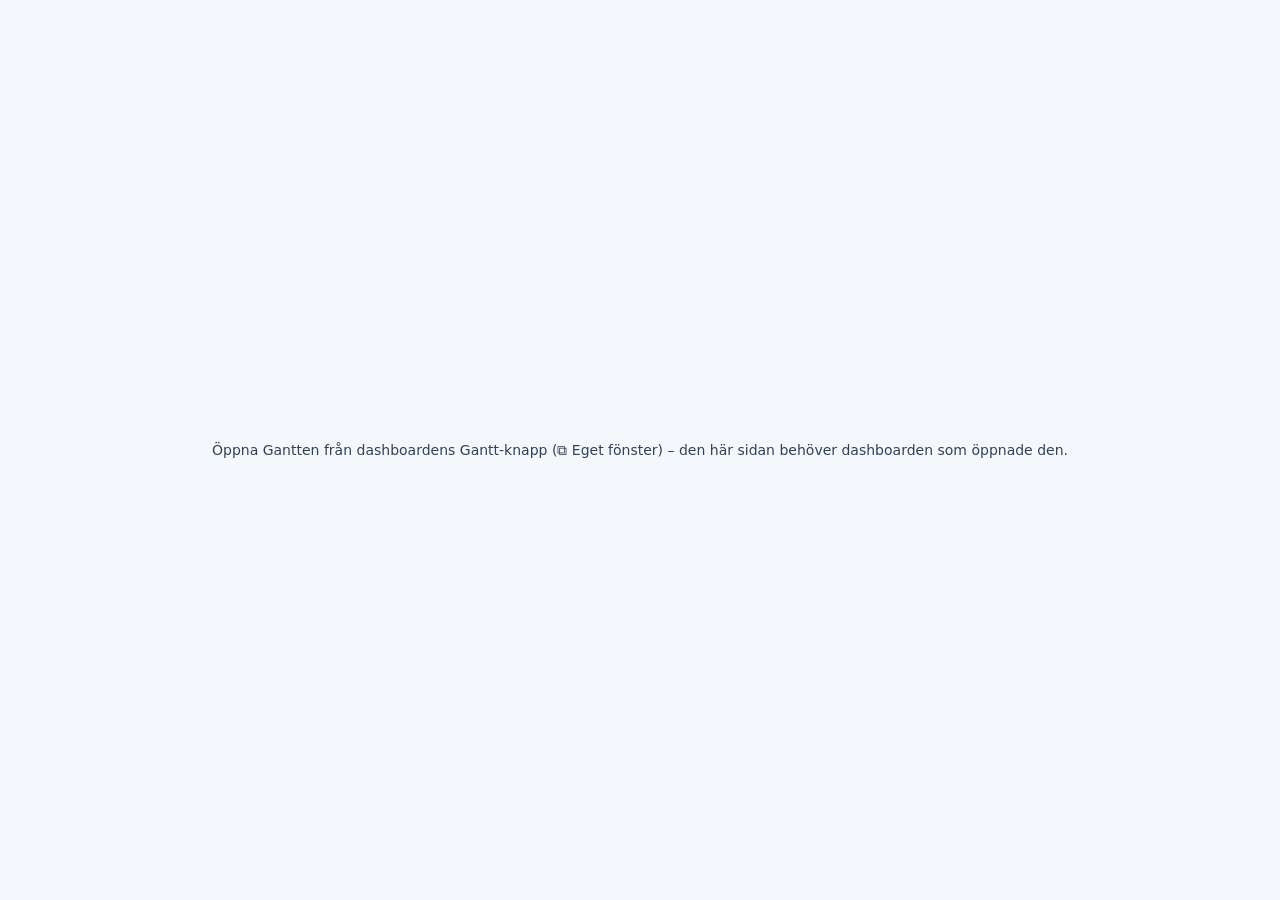
<file: docs/gantt-popup.html>
<!doctype html>
<html lang="sv"><head><meta charset="utf-8"><meta name="viewport" content="width=device-width,initial-scale=1"><title>4D-dashboard – Gantt</title>
<style>html,body{margin:0;height:100%;background:#f4f7fc;font:14px system-ui,sans-serif}iframe{position:fixed;inset:0;width:100%;height:100%;border:0;background:#fff}#msg{position:fixed;inset:0;display:none;align-items:center;justify-content:center;text-align:center;color:#334155;padding:24px}</style></head>
<body><iframe id="f" title="Gantt" allow="clipboard-write; fullscreen"></iframe><div id="msg"></div>
<script>
/* Gantten i ett eget fönster (andra skärmen). Dashboarden i Trimble Connect (fönstret som öppnade den här sidan) behåller kontrollen över modellen; den här sidan är en brygga
   mellan den och Gantten (index.html?embed=gantt) i ramen: meddelanden skickas vidare åt båda håll. */
(() => {
  const f = document.getElementById("f"), msg = document.getElementById("msg"), fail = t => { f.style.display = "none"; msg.style.display = "flex"; msg.textContent = t; };
  if (!window.opener) return fail("Öppna Gantten från dashboardens Gantt-knapp (⧉ Eget fönster) – den här sidan behöver dashboarden som öppnade den.");
  f.src = "index.html?embed=gantt&pop=1";
  window.addEventListener("message", ev => {
    if (ev.origin !== location.origin) return;
    if (ev.source === f.contentWindow) { try { window.opener.postMessage({ dpop: true, msg: ev.data }, location.origin); } catch (e) { /* dashboarden stängd */ } }
    else if (ev.source === window.opener && ev.data && ev.data.dpop) { try { f.contentWindow.postMessage(ev.data.msg, location.origin); } catch (e) { /* ingen ram */ } }
  });
  addEventListener("pagehide", () => { try { window.opener.postMessage({ dpop: true, msg: { t: "popupClosed" } }, location.origin); } catch (e) { /* */ } });
})();
</script></body></html>
</file>
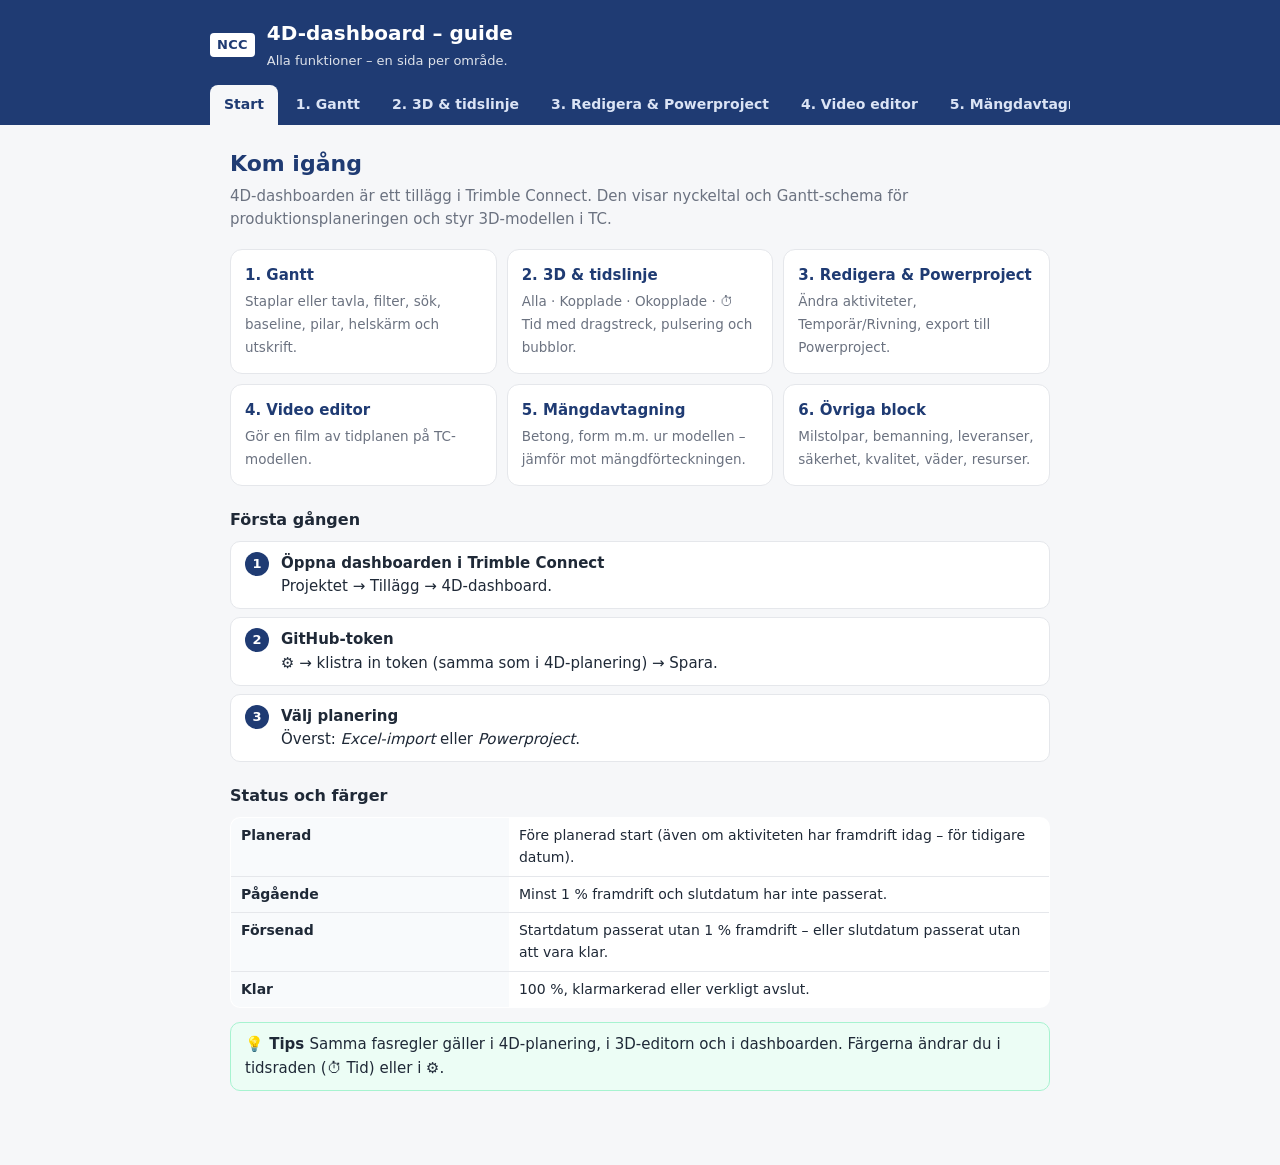
<file: docs/guide.html>
<!doctype html>
<html lang="sv">
<head>
<meta charset="utf-8" />
<meta name="viewport" content="width=device-width, initial-scale=1" />
<title>Guide – 4D-dashboard</title>
<style>
  :root { --ncc: #1f3b73; --accent: #0b5fff; --text: #1f2937; --muted: #6b7280; --border: #e5e7eb; --bg: #f6f7f9; --tip: #ecfdf5; --tipb: #a7f3d0; --warn: #fff7ed; --warnb: #fed7aa; }
  * { box-sizing: border-box; }
  body { margin: 0; font: 15px/1.55 "Segoe UI", system-ui, -apple-system, Arial, sans-serif; color: var(--text); background: var(--bg); }
  header { background: var(--ncc); color: #fff; padding: 18px 20px 0; }
  header .top { max-width: 860px; margin: 0 auto; display: flex; align-items: center; gap: 12px; }
  .mark { font-weight: 800; letter-spacing: .02em; background: #fff; color: var(--ncc); border-radius: 4px; padding: 2px 7px; font-size: 13px; }
  header h1 { margin: 0; font-size: 20px; }
  header p { margin: 2px 0 0; opacity: .85; font-size: 13px; }
  nav { max-width: 860px; margin: 14px auto 0; display: flex; gap: 4px; overflow-x: auto; }
  nav a { color: #dbe4f5; text-decoration: none; padding: 9px 14px; border-radius: 8px 8px 0 0; white-space: nowrap; font-weight: 600; font-size: 14px; }
  nav a:hover { color: #fff; background: rgba(255,255,255,.08); }
  nav a.on { background: var(--bg); color: var(--ncc); }
  main { max-width: 860px; margin: 0 auto; padding: 22px 20px 60px; }
  section { display: none; }
  section.on { display: block; }
  h2 { margin: 0 0 4px; font-size: 22px; color: var(--ncc); }
  .lead { margin: 0 0 18px; color: var(--muted); }
  h3 { margin: 22px 0 8px; font-size: 16px; }
  ol.steps { list-style: none; counter-reset: s; padding: 0; margin: 0; }
  ol.steps > li { counter-increment: s; position: relative; padding: 10px 14px 10px 50px; margin-bottom: 8px; background: #fff; border: 1px solid var(--border); border-radius: 10px; }
  ol.steps > li::before { content: counter(s); position: absolute; left: 14px; top: 10px; width: 24px; height: 24px; border-radius: 50%; background: var(--ncc); color: #fff; font-weight: 700; font-size: 13px; display: flex; align-items: center; justify-content: center; }
  ol.steps > li b:first-child { display: block; }
  ul { margin: 6px 0; padding-left: 20px; }
  .tip, .warn { border-radius: 10px; padding: 10px 14px; margin: 14px 0; border: 1px solid; }
  .tip { background: var(--tip); border-color: var(--tipb); }
  .warn { background: var(--warn); border-color: var(--warnb); }
  .tip::before { content: "💡 Tips "; font-weight: 700; }
  .warn::before { content: "⚠ Bra att veta "; font-weight: 700; }
  kbd, .btn { display: inline-block; max-width: 100%; overflow: hidden; text-overflow: ellipsis; vertical-align: bottom; font: 600 12.5px/1.3 "Segoe UI", system-ui, sans-serif; padding: 1px 7px; border: 1px solid #cbd5e1; border-bottom-width: 2px; border-radius: 5px; background: #fff; color: #111827; white-space: nowrap; }
  .btn { border-color: #c7d2fe; background: #eef2ff; color: #1e3a8a; }
  table { width: 100%; border-collapse: collapse; background: #fff; border: 1px solid var(--border); border-radius: 10px; overflow: hidden; font-size: 14px; }
  td, th { padding: 7px 10px; border-bottom: 1px solid var(--border); text-align: left; vertical-align: top; }
  th { background: #f8fafc; font-weight: 600; width: 34%; }
  tr:last-child td, tr:last-child th { border-bottom: none; }
  .dot { display: inline-block; width: 11px; height: 11px; border-radius: 50%; border: 2px solid #fff; box-shadow: 0 0 0 1px #9ca3af; vertical-align: -1px; margin-right: 4px; }
  .pager { display: flex; justify-content: space-between; margin-top: 26px; gap: 10px; }
  .pager a { color: var(--accent); text-decoration: none; font-weight: 600; }
  .home-grid { display: grid; grid-template-columns: repeat(auto-fill, minmax(240px, 1fr)); gap: 10px; }
  .card { background: #fff; border: 1px solid var(--border); border-radius: 12px; padding: 14px; text-decoration: none; color: inherit; display: block; }
  .card:hover { border-color: var(--accent); box-shadow: 0 2px 10px rgba(11,95,255,.08); }
  .card b { display: block; font-size: 15px; color: var(--ncc); margin-bottom: 2px; }
  .card span { color: var(--muted); font-size: 13.5px; }
  @media (max-width: 560px) { body { font-size: 14px; } th { width: 42%; } ol.steps > li { padding-left: 44px; } }
  @media print {
    body { background: #fff; } header nav, .pager { display: none; } header { background: none; color: var(--text); padding: 0; }
    .mark { border: 1px solid var(--ncc); }
    section { display: block !important; page-break-after: always; } section#s-start { display: none !important; }
    main { padding: 10px 0; } ol.steps > li { break-inside: avoid; }
  }
</style>
</head>
<body>
<header>
  <div class="top"><span class="mark">NCC</span><div><h1>4D-dashboard – guide</h1><p>Alla funktioner – en sida per område.</p></div></div>
  <nav id="nav">
    <a href="#start">Start</a>
    <a href="#gantt">1. Gantt</a>
    <a href="#tid">2. 3D &amp; tidslinje</a>
    <a href="#redigera">3. Redigera &amp; Powerproject</a>
    <a href="#video">4. Video editor</a>
    <a href="#mangd">5. Mängdavtagning</a>
    <a href="#ovrigt">6. Övriga block</a>
    <a href="#alla">7. Alla funktioner</a>
  </nav>
</header>
<main>

<section id="s-start">
  <h2>Kom igång</h2>
  <p class="lead">4D-dashboarden är ett tillägg i Trimble Connect. Den visar nyckeltal och Gantt-schema för produktionsplaneringen och styr 3D-modellen i TC.</p>
  <div class="home-grid">
    <a class="card" href="#gantt"><b>1. Gantt</b><span>Staplar eller tavla, filter, sök, baseline, pilar, helskärm och utskrift.</span></a>
    <a class="card" href="#tid"><b>2. 3D &amp; tidslinje</b><span>Alla · Kopplade · Okopplade · ⏱ Tid med dragstreck, pulsering och bubblor.</span></a>
    <a class="card" href="#redigera"><b>3. Redigera &amp; Powerproject</b><span>Ändra aktiviteter, Temporär/Rivning, export till Powerproject.</span></a>
    <a class="card" href="#video"><b>4. Video editor</b><span>Gör en film av tidplanen på TC-modellen.</span></a>
    <a class="card" href="#mangd"><b>5. Mängdavtagning</b><span>Betong, form m.m. ur modellen – jämför mot mängdförteckningen.</span></a>
    <a class="card" href="#ovrigt"><b>6. Övriga block</b><span>Milstolpar, bemanning, leveranser, säkerhet, kvalitet, väder, resurser.</span></a>
  </div>
  <h3>Första gången</h3>
  <ol class="steps">
    <li><b>Öppna dashboarden i Trimble Connect</b>Projektet → Tillägg → 4D-dashboard.</li>
    <li><b>GitHub-token</b>⚙ → klistra in token (samma som i 4D-planering) → Spara.</li>
    <li><b>Välj planering</b>Överst: <i>Excel-import</i> eller <i>Powerproject</i>.</li>
  </ol>
  <h3>Status och färger</h3>
  <table>
    <tr><th>Planerad</th><td>Före planerad start (även om aktiviteten har framdrift idag – för tidigare datum).</td></tr>
    <tr><th>Pågående</th><td>Minst 1 % framdrift och slutdatum har inte passerat.</td></tr>
    <tr><th>Försenad</th><td>Startdatum passerat utan 1 % framdrift – eller slutdatum passerat utan att vara klar.</td></tr>
    <tr><th>Klar</th><td>100 %, klarmarkerad eller verkligt avslut.</td></tr>
  </table>
  <div class="tip">Samma fasregler gäller i 4D-planering, i 3D-editorn och i dashboarden. Färgerna ändrar du i tidsraden (⏱ Tid) eller i ⚙.</div>
</section>

<section id="s-gantt">
  <h2>1. Gantt-schemat</h2>
  <ul>
    <li><b>Vy</b>: <i>Staplar</i> eller <i>Tavla</i> (post-it-lappar per vecka). <b>Period</b>: 2 v / 4 v / 3 mån / Allt eller eget intervall. <b>Gruppera</b> på område/entreprenör/aktivitet; <b>Färga efter</b>.</li>
    <li><b>Filter och sök</b>: område, aktivitet, entreprenör överst; 🔍 söker (flera ord = alla ska finnas). Dölj områden/entreprenörer i raden över schemat.</li>
    <li><b>Baseline</b>: grå stapel/linje under den planerade med +/− dagar; välj och jämför namngivna baselines. <b>Verkligt</b>: streckad stapel för verklig start/slut.</li>
    <li><b>Pilar</b> visar beroenden (röd streckad = startar före föregångaren är klar). Hovra för närmaste före/efter.</li>
    <li><b>Modell ↔ schema</b>: klick på en kopplad aktivitet markerar och zoomar i TC; markerar du objekt i modellen ramas aktiviteterna in i schemat.</li>
    <li><b>Ctrl-klick</b> på flera aktiviteter markerar dem; raden <i>Visa i 3D</i> / <i>Bara dessa</i> / ✕ (Esc rensar).</li>
    <li><b>Uppdatera</b> (snurrande ikon) läser om data. <b>Helskärm</b> (⛶) och <b>☰ Dölj knappar</b> (med en tidslinje-ikon som visar dragaren även när knapparna är dolda).</li>
    <li><b>🖨 Skriv ut</b>: A4/A3 och riktning. <b>Excel/Kalender/PDF</b> uppe till höger i sidhuvudet.</li>
  </ul>
  <div class="pager"><a href="#start">← Start</a><a href="#tid">2. 3D &amp; tidslinje →</a></div>
</section>

<section id="s-tid">
  <h2>2. 3D-lägen och tidslinjen</h2>
  <p class="lead">Raden <b>3D</b> ovanför Gantten styr vad som visas i TC:s modell. Bara ett läge åt gången.</p>
  <table>
    <tr><th>Alla</th><td>Modellen rörs inte.</td></tr>
    <tr><th>Kopplade</th><td>Bara det som är kopplat till aktiviteterna som visas (följer sök och filter).</td></tr>
    <tr><th>Okopplade</th><td>Det kopplade döljs – bara det okopplade visas.</td></tr>
    <tr><th>⏱ Tid</th><td>Läget ett visst datum. Det som inte startat är släckt (om inte <i>Kommande</i> är ikryssad); pågående, försenat och klart får egna färger.</td></tr>
  </table>
  <h3>Tidsraden</h3>
  <ul>
    <li><b>Dragstrecket</b> ligger över Gantten – dra det, eller använd reglaget, datumet, <i>Idag</i> och ▶. <b>Från/Till/Auto</b> sätter spannet. 3D följer i realtid.</li>
    <li><b>Färger</b> och <b>opacitet per status</b> (pågående, försenad, kommande; 0 = osynligt). <b>Klart</b>-reglaget styr färdigt arbete; en aktivitet kan ha <i>egen färg efter slut</i>.</li>
    <li><b>Pulsera pågående</b> (▾: färger, hastighet, stil, styrka) och <b>Markera pågående</b> (TC:s egen markering).</li>
    <li>Summeringen visar <i>N klara · N pågår · N försenade · N kvar</i> och <i>N i 3D</i>.</li>
    <li><b>Läs in modeller</b> läser in alla modeller aktiviteterna är kopplade till.</li>
  </ul>
  <h3>Bubblor</h3>
  <p><b>💬 Bubblor</b> sätter en info-bubbla (namn, datum, framdrift, område, aktivitet) vid objekten i TC. Standard: markerade, annars pågående. TC ritar texten utan ruta, så raderna är korta och färgade efter läge; en linje går ner till objektet.</p>
  <div class="warn">Dashboardens Gantt har företräde i TC:s 3D-vy. Medan ett 3D-läge är på skriver 4D-planering inget automatiskt till modellen, och 4D-planeringens reglage flyttar dashboardens datum i Tid-läget.</div>
  <div class="pager"><a href="#gantt">← 1. Gantt</a><a href="#redigera">3. Redigera →</a></div>
</section>

<section id="s-redigera">
  <h2>3. Redigera och Powerproject</h2>
  <ul>
    <li><b>Redigerbar</b>: dra en stapel/lapp för att flytta, dra kanten för start/slut. Beroende aktiviteter följer med (Shift = bara den). Allt sparas direkt och går att ångra (Ctrl+Z).</li>
    <li><b>Dubbelklick</b> öppnar redigeringen: namn, område, entreprenör, datum, framdrift, <i>Väntar på</i> med glapp och <b>Avancerat</b>: resurser, <b>Temporär</b>, <b>Rivning</b> och <b>Egen färg efter slut</b>. <b>Objekt i aktiviteten</b>: klick markerar och zoomar i TC, ✕ tar bort ett objekt (efter fråga).</li>
    <li><b>＋ Aktivitet</b> / högerklick → <i>Ny aktivitet efter den här</i>: egen aktivitet (märks <i>Egen</i>) som importen inte rör.</li>
    <li><b>Högerklick</b>: beroenden, <i>Väntar på…</i>/<i>Följs av…</i>, 3D-koppling.</li>
    <li><b>Exportera till Powerproject</b> (⇪): välj egna, markerade, visade eller alla aktiviteter → MS Project-XML. Välj en <b>mall</b> exporterad från Powerproject (annars godtar Powerproject inte filen). <i>Ta med föregångare</i> låter beroenden följa med; resurser är valfria.</li>
  </ul>
  <div class="pager"><a href="#tid">← 2. 3D &amp; tidslinje</a><a href="#video">4. Video editor →</a></div>
</section>

<section id="s-video">
  <h2>4. Video editor</h2>
  <p class="lead">Blocket under Resurskurvan gör en film av tidplanen på TC-modellen.</p>
  <ol class="steps">
    <li><b>Kameravyer</b>Flytta kameran i TC, välj datum och tryck <i>＋ Lägg till vy från kameran</i>. Kameran glider mellan vyerna.</li>
    <li><b>Film</b>Från/Till, Längd, Bilder/s, <b>Upplösning</b> (upp till 4K) och <b>Kvalitet</b>. Grafik: datumskylt, Pågår nu, förloppsmätare, milstolpar, tidslinje.</li>
    <li><b>Provbild</b>Reglaget <i>Bild</i> (och ◀ ▶) hoppar TC-vyn till bildens kamera och datum (<i>Visa i TC</i>). <i>Provbild på vald bild</i> eller <i>på varje vy</i> – samlas, kan förstoras och sparas som PNG.</li>
    <li><b>Förhandsvisa</b> kör kamera och datum utan att spela in. <b>Rendera video</b> tar en bild i taget (tar minuter) och sparar videon. Väntetid minst 100 ms; bäst resultat med en stor TC-vy.</li>
  </ol>
  <div class="pager"><a href="#redigera">← 3. Redigera</a><a href="#mangd">5. Mängdavtagning →</a></div>
</section>

<section id="s-mangd">
  <h2>5. Mängdavtagning</h2>
  <p class="lead">Mängder ur modellen för jämförelse mot mängdförteckningen. Inget sparas i data – resultatet kan exporteras som CSV.</p>
  <ol class="steps">
    <li><b>Urval</b>Det som visas i Gantten, hela planen eller markering i TC. Läge: <i>Klara</i> vid datum (Ganttens regel) eller alla. Tryck <i>Läs mängder</i>.</li>
    <li><b>Mängdslag</b>Betong (volym m³), Form (yta m²), Längd (m) eller Armering (kg). Mängden läses ur TC:s egenskaper, t.ex. <i>Calculated Geometry Values → Volume</i>. Enheten (m³/mm³) kontrolleras mot objektens mått.</li>
    <li><b>Summera</b>Rader efter valfri egenskap (t.ex. <i>Product Object Type</i>), område, aktivitet eller entreprenör; kolumner efter valfri egenskap; textfilter (t.ex. Concrete). Klick på en rad markerar objekten i TC. <i>Exportera CSV</i>.</li>
    <li><b>Jämför mot mängdförteckningen</b>Välj Excel-filen (läses bara i webbläsaren). Koppla <i>typ → post</i> (förslag: Basic Wall → ESE.21 m.m.) och <i>område → byggnad</i> (förslag efter namn och områdeskod). Tabellen visar Kontrakt, Prognos, Modell klar, Modell totalt, Klart av prognos och Kvar per post och byggnad.</li>
  </ol>
  <div class="tip">"Modell totalt" är objekten som är kopplade i planen – inte hela modellen. Kopplingarna sparas i webbläsaren.</div>
  <div class="pager"><a href="#video">← 4. Video editor</a><a href="#ovrigt">6. Övriga block →</a></div>
</section>

<section id="s-ovrigt">
  <h2>6. Övriga block</h2>
  <ul>
    <li><b>Översikt</b> (KPI), <b>Statusfördelning</b>, <b>Framdrift per område/entreprenör</b>, <b>Kommande veckor</b>, <b>Försenade objekt</b>, <b>Framdrift över tid (S-kurva)</b>, <b>Cykeltidsanalys</b>.</li>
    <li><b>Resurskurva</b>: personer eller timmar per vecka, per resurs; följer Ganttens urval.</li>
    <li><b>Milstolpar</b>, <b>Bemanning</b>, <b>Leveransplan</b>, <b>Säkerhet</b>, <b>Kvalitet &amp; besiktningar</b>, <b>Hinder</b> – lägg till med formulären i respektive block.</li>
    <li><b>Väder</b> (Open-Meteo, koordinater i ⚙) och <b>Senaste kommentarer</b>.</li>
    <li>Block kan minimeras (⊟). Excel, Kalender (.ics) och PDF exporteras överst.</li>
  </ul>
  <div class="pager"><a href="#mangd">← 5. Mängdavtagning</a><a href="#alla">7. Alla funktioner →</a></div>
</section>

<section id="s-alla">
  <h2>7. Alla funktioner – översikt</h2>
  <table>
    <tr><th>Gantt</th><td>Staplar/tavla, period, gruppera, färga, filter, sök, baseline, verkligt, pilar, helskärm, utskrift, Uppdatera, Ctrl-markering.</td></tr>
    <tr><th>3D i TC</th><td>Alla · Kopplade · Okopplade · ⏱ Tid; dragstreck; färger och opacitet per status; Klart-opacitet; Kommande; pulsera; markera pågående; Läs in modeller; bubblor.</td></tr>
    <tr><th>Redigera</th><td>Dra/dubbelklicka, beroenden och glapp, ny aktivitet, Temporär/Rivning/egen färg, objekt i aktiviteten, resurser.</td></tr>
    <tr><th>Powerproject</th><td>Import i 4D-planering; export av aktiviteter (MS Project-XML med mall).</td></tr>
    <tr><th>Video editor</th><td>Kameravyer på datum, provbilder, förhandsvisning, rendering (upp till 4K) med grafik.</td></tr>
    <tr><th>Mängdavtagning</th><td>Betong/form/längd/vikt ur modellen, summering, jämförelse mot mängdförteckningen, CSV.</td></tr>
    <tr><th>Övrigt</th><td>Resurskurva, milstolpar, bemanning, leveranser, säkerhet, kvalitet, hinder, väder, S-kurva, cykeltid, export (Excel/ICS/PDF).</td></tr>
    <tr><th>Samspel</th><td>Dashboardens Gantt har företräde i TC:s 3D-vy; 4D-planeringens reglage flyttar dashboardens datum.</td></tr>
  </table>
  <div class="pager"><a href="#ovrigt">← 6. Övriga block</a><a href="#start">Start ↑</a></div>
</section>

</main>
<script>
  const ids = ["start", "gantt", "tid", "redigera", "video", "mangd", "ovrigt", "alla"];
  function show() {
    const id = ids.includes(location.hash.slice(1)) ? location.hash.slice(1) : "start";
    ids.forEach(s => document.getElementById("s-" + s).classList.toggle("on", s === id));
    document.querySelectorAll("#nav a").forEach(a => a.classList.toggle("on", a.getAttribute("href") === "#" + id));
    window.scrollTo(0, 0);
    const on = document.querySelector("#nav a.on"), nav = document.getElementById("nav");
    if (on) nav.scrollLeft = on.offsetLeft - (nav.clientWidth - on.offsetWidth) / 2;
  }
  window.addEventListener("hashchange", show);
  show();
</script>
</body>
</html>
</file>
<file: docs/style.css>
:root {
  --bg: #ffffff;
  --panel: #f4f5f7;
  --border: #dcdfe4;
  --text: #1f2328;
  --muted: #6b7280;
  --accent: #0b5fff;
  font-family: "Segoe UI", Arial, sans-serif;
}

* { box-sizing: border-box; }

body {
  margin: 0;
  background: var(--bg);
  color: var(--text);
  font-size: 13px;
}

#app { padding: 10px; }

/* Bevakningsbanner (renderWatchBanner) - alltid synlig direkt under
   headern så en försening/passerad milstolpe/beroenderisk syns utan att
   behöva scrolla ner till respektive panel. Se Victors förfrågan
   2026-09-21 om "ingen bevakning/notiser". */
.watch-banner {
  display: flex;
  flex-wrap: wrap;
  gap: 6px;
  margin: 0 0 8px;
}
.watch-item {
  border: none;
  border-radius: 5px;
  padding: 5px 10px;
  font-size: 11px;
  font-weight: 600;
  cursor: pointer;
  font-family: inherit;
}
.watch-item.ok { background: #eaf7ee; color: #15803d; cursor: default; }
.watch-item.warn { background: #fff4e5; color: #b45309; }
.watch-item.danger { background: #fdecea; color: #b3261e; }
.watch-item.danger:hover, .watch-item.warn:hover { filter: brightness(0.96); }

header {
  display: flex;
  align-items: center;
  justify-content: space-between;
  margin-bottom: 8px;
}
header h1 { font-size: 16px; margin: 0; }
header button { background: none; border: none; font-size: 16px; cursor: pointer; }

.header-brand { display: flex; align-items: center; gap: 8px; }
.header-actions { display: flex; align-items: center; gap: 4px; }
.header-actions #btnExportExcel,
.header-actions #btnExportIcs,
.header-actions #btnExportPdf {
  font-size: 11px;
  padding: 5px 8px;
}
.header-actions #btnCollapseAll {
  font-size: 14px;
  padding: 5px 8px;
}
.ncc-mark {
  flex: 0 0 auto;
  font-weight: 800;
  font-size: 12px;
  letter-spacing: .02em;
  color: #fff;
  background: var(--accent);
  padding: 3px 6px;
  border-radius: 3px;
  line-height: 1;
}
.header-titles { display: flex; flex-direction: column; line-height: 1.15; }
.header-titles h1 { font-size: 16px; margin: 0; }
.made-by { font-size: 9px; color: var(--muted); }

.panel {
  background: var(--panel);
  border: 1px solid var(--border);
  border-radius: 6px;
  padding: 10px;
  margin-bottom: 10px;
}
.panel h2 {
  font-size: 13px;
  margin: 0 0 8px 0;
  text-transform: uppercase;
  letter-spacing: .03em;
  color: var(--muted);
  display: flex;
  align-items: center;
  justify-content: space-between;
  gap: 8px;
}
.panel-collapse-btn {
  flex: 0 0 auto;
  width: 20px;
  height: 20px;
  padding: 0;
  border-radius: 3px;
  border: 1px solid var(--border);
  background: white;
  color: var(--muted);
  font-size: 12px;
  line-height: 1;
  display: inline-flex;
  align-items: center;
  justify-content: center;
  cursor: pointer;
  text-transform: none;
  letter-spacing: 0;
}
.panel-collapse-btn:hover { color: var(--text); background: var(--panel); }
.panel.collapsed { padding-bottom: 10px; }
.panel.collapsed > *:not(h2) { display: none !important; }
/* Dolt via "Synliga block" i Inställningar - till skillnad från
   minimering (.collapsed) ska ett dolt block INTE dyka upp i PDF-export/
   utskrift heller, se onExportPdf/@media print. */
.panel.panel-hidden { display: none !important; }

.panel-visibility-list {
  display: flex;
  flex-direction: column;
  gap: 4px;
  max-height: 220px;
  overflow-y: auto;
  margin: 6px 0 10px;
  padding: 8px;
  border: 1px solid var(--border);
  border-radius: 4px;
}
.panel-visibility-list label {
  display: flex;
  align-items: center;
  gap: 6px;
  font-size: 12px;
  font-weight: 400;
}

/* Statusfärger (Victors förfrågan 2026-09-17: kunna välja egna färger för
   ej planerad/planerad/pågående/försenad/klar/pausad) - samma listruta-
   mönster som Synliga block ovan, en <input type="color"> per status. */
.status-color-list {
  display: flex;
  flex-direction: column;
  gap: 6px;
  margin: 6px 0 10px;
  padding: 8px;
  border: 1px solid var(--border);
  border-radius: 4px;
}
.status-color-row {
  display: flex;
  align-items: center;
  gap: 8px;
  font-size: 12px;
  font-weight: 400;
  margin: 0;
}
.status-color-row input[type="color"] {
  width: 30px;
  height: 22px;
  padding: 0;
  border: 1px solid var(--border);
  border-radius: 4px;
  background: none;
  cursor: pointer;
  flex: 0 0 auto;
}

.hint { color: var(--muted); font-size: 11px; margin: 4px 0; }
.hint.warning { color: #e5484d; font-weight: 600; padding: 6px 8px; background: #fdeceb; border: 1px solid #f3c4c1; border-radius: 4px; }

label {
  display: block;
  margin-bottom: 6px;
  font-size: 12px;
}
input {
  width: 100%;
  padding: 4px 6px;
  border: 1px solid var(--border);
  border-radius: 4px;
  font-size: 12px;
  margin-top: 2px;
  font-family: inherit;
}
/* Kryssrutor ska INTE ärva width:100% - annars blir deras (osynliga)
   layoutbredd lika bred som hela sin flex-rad, vilket trycker undan
   text/etikett bredvid och gör att den radbryts konstigt trots gott om
   plats (hittat 2026-09-21 vid felsökning av det "röriga" Gantt-verktygs-
   fältet: en kryssruta hade en 66px bred osynlig layout-box). */
input[type="checkbox"] {
  width: auto;
  padding: 0;
  margin-top: 0;
}

.row { display: flex; gap: 6px; margin-top: 6px; }

button {
  padding: 6px 10px;
  border-radius: 4px;
  border: 1px solid var(--border);
  background: white;
  cursor: pointer;
  font-size: 12px;
}
button.primary {
  background: var(--accent);
  border-color: var(--accent);
  color: white;
}
button:hover { filter: brightness(0.97); }
button:disabled { opacity: 0.5; cursor: default; filter: none; }

.hidden { display: none !important; }

.dialog {
  position: fixed; inset: 0;
  z-index: 1100; /* över Gantt-schemats sticky-linjal och tavlans rubriker */
  background: rgba(0,0,0,0.35);
  display: flex; align-items: center; justify-content: center;
}
.dialog-box {
  background: white;
  padding: 16px;
  border-radius: 8px;
  width: 320px;
  max-height: 90vh;
  overflow-y: auto;
}

/* Lösenordsgrind - visas innan appen laddas, se ACCESS_PASSWORD i app.js.
   Enbart en klientsidesspärr, ingen riktig säkerhet - koden och all data
   är fortsatt synlig för den som öppnar utvecklarverktygen. */
.access-gate {
  position: fixed; inset: 0;
  background: rgba(15,23,42,0.94); /* nästan helt täckande om webbläsaren saknar backdrop-filter */
  display: flex; align-items: center; justify-content: center;
  z-index: 1000;
}
@supports ((backdrop-filter: blur(1px)) or (-webkit-backdrop-filter: blur(1px))) {
  .access-gate { background: rgba(15,23,42,0.78); -webkit-backdrop-filter: blur(70px) saturate(0.6); backdrop-filter: blur(70px) saturate(0.6); }
}
.access-box { box-shadow: 0 20px 60px rgba(0,0,0,.45); }
.access-box {
  background: white;
  padding: 20px;
  border-radius: 8px;
  width: 280px;
  text-align: center;
}
.access-box h2 { margin: 0 0 10px; font-size: 18px; }
.access-box input {
  width: 100%;
  margin: 8px 0;
  padding: 6px 8px;
  border: 1px solid var(--border);
  border-radius: 4px;
  font-size: 13px;
}
.access-box button {
  width: 100%;
  margin-top: 6px;
}
.access-box .warning { color: #e5484d; margin: 4px 0 0; }

/* ---------------------------------------------------------------------
   KPI-rutnät ("Översikt")
   ------------------------------------------------------------------- */
.kpi-grid {
  display: grid;
  grid-template-columns: repeat(2, 1fr);
  gap: 8px;
}
.kpi-tile {
  background: white;
  border: 1px solid var(--border);
  border-radius: 6px;
  padding: 10px;
  text-align: center;
}
.kpi-value {
  font-size: 22px;
  font-weight: 700;
  line-height: 1.1;
}
.kpi-label {
  font-size: 10px;
  color: var(--muted);
  margin-top: 2px;
  text-transform: uppercase;
  letter-spacing: .02em;
}
.kpi-tile.accent-done .kpi-value { color: #3fb950; }
.kpi-tile.accent-delayed .kpi-value { color: #e5484d; }
.kpi-tile.accent-progress .kpi-value { color: var(--accent); }

.status-donut { margin-top: 10px; }
.donut-wrap {
  display: flex;
  align-items: center;
  gap: 14px;
  flex-wrap: wrap;
}
.donut-svg { width: 120px; height: 120px; flex-shrink: 0; }
.donut-svg circle { transition: stroke-dasharray 0.3s ease; }
.donut-center-value { font-size: 22px; font-weight: 700; fill: var(--text); }
.donut-center-label { font-size: 8px; fill: var(--muted); text-transform: uppercase; letter-spacing: .03em; }
.donut-legend {
  display: flex;
  flex-direction: column;
  gap: 4px;
  flex: 1;
  min-width: 120px;
}
.donut-legend-row {
  display: flex;
  align-items: center;
  gap: 6px;
  font-size: 11px;
}
.donut-legend-swatch {
  width: 10px;
  height: 10px;
  border-radius: 2px;
  flex-shrink: 0;
}
.donut-legend-label { color: var(--text); }
.donut-legend-value { color: var(--muted); margin-left: auto; font-weight: 600; }

/* ---------------------------------------------------------------------
   Filtrering (område / aktivitet / entreprenör)
   ------------------------------------------------------------------- */
.filter-bar {
  display: flex;
  flex-wrap: wrap;
  align-items: flex-end;
  gap: 8px;
  margin-bottom: 10px;
  padding: 8px;
  background: var(--panel);
  border: 1px solid var(--border);
  border-radius: 6px;
}
.filter-bar label {
  flex: 1 1 120px;
  margin-bottom: 0;
  font-size: 10px;
  color: var(--muted);
  text-transform: uppercase;
  letter-spacing: .02em;
}
.filter-bar select {
  width: 100%;
  padding: 4px 6px;
  border: 1px solid var(--border);
  border-radius: 4px;
  font-size: 12px;
  margin-top: 2px;
  font-family: inherit;
  background: white;
}
.filter-bar button {
  flex: 0 0 auto;
  white-space: nowrap;
}

/* ---------------------------------------------------------------------
   Statusfördelning
   ------------------------------------------------------------------- */
.status-chart { display: flex; flex-direction: column; gap: 6px; }
.status-row {
  display: flex;
  align-items: center;
  gap: 8px;
  font-size: 11px;
}
.status-row .status-label {
  flex: 0 0 88px;
  color: var(--text);
}
.status-row .status-track {
  flex: 1;
  height: 12px;
  background: #e2e5ea;
  border-radius: 3px;
  overflow: hidden;
}
.status-row .status-fill {
  display: block;
  height: 100%;
  border-radius: 3px;
}
.status-row .status-count {
  flex: 0 0 56px;
  text-align: right;
  color: var(--muted);
  font-variant-numeric: tabular-nums;
}

/* ---------------------------------------------------------------------
   Framdrift per grupp (område / entreprenör)
   ------------------------------------------------------------------- */
.progress-chart { display: flex; flex-direction: column; gap: 8px; }
.progress-row {
  display: grid;
  grid-template-columns: 90px 1fr 34px auto;
  align-items: center;
  gap: 8px;
  font-size: 11px;
}
.progress-row .progress-label {
  color: var(--text);
  white-space: nowrap;
  overflow: hidden;
  text-overflow: ellipsis;
}
.progress-row .progress-track {
  height: 12px;
  background: #e2e5ea;
  border-radius: 3px;
  overflow: hidden;
}
.progress-row .progress-fill {
  display: block;
  height: 100%;
  background: var(--accent);
  border-radius: 3px;
}
.progress-row .progress-value {
  text-align: right;
  color: var(--text);
  font-weight: 600;
  font-variant-numeric: tabular-nums;
}
.progress-row .progress-meta {
  color: var(--muted);
  white-space: nowrap;
  overflow: hidden;
  text-overflow: ellipsis;
}

/* ---------------------------------------------------------------------
   Cykeltidsanalys - planerad vs. verklig varaktighet per aktivitet.
   Egen layout (inte progress-row) eftersom varje rad visar TVÅ staplar
   (planerat/verkligt) istället för en.
   ------------------------------------------------------------------- */
.cycle-time-chart { display: flex; flex-direction: column; gap: 10px; }
.cycle-time-row {
  display: grid;
  grid-template-columns: 90px 1fr auto;
  align-items: center;
  gap: 8px;
  font-size: 11px;
}
.cycle-time-label {
  color: var(--text);
  white-space: nowrap;
  overflow: hidden;
  text-overflow: ellipsis;
}
.cycle-time-bars { display: flex; flex-direction: column; gap: 3px; }
.cycle-time-bar-line { display: grid; grid-template-columns: 46px 1fr 34px; align-items: center; gap: 6px; }
.cycle-time-bar-caption { color: var(--muted); }
.cycle-time-track { height: 8px; background: #e2e5ea; border-radius: 3px; overflow: hidden; }
.cycle-time-fill { display: block; height: 100%; border-radius: 3px; }
.cycle-time-fill.planned { background: var(--accent); }
.cycle-time-fill.actual-over { background: #e5484d; }
.cycle-time-fill.actual-under { background: #3fb950; }
.cycle-time-bar-value { text-align: right; color: var(--text); font-weight: 600; font-variant-numeric: tabular-nums; }
.cycle-time-meta { color: var(--muted); white-space: nowrap; text-align: right; }

/* ---------------------------------------------------------------------
   Gantt-schema - en rad per objekt, infällbara delaktivitetsrader under.
   ------------------------------------------------------------------- */
.gantt-toolbar {
  display: flex;
  flex-wrap: wrap;
  align-items: center;
  gap: 10px 14px;
  margin-bottom: 8px;
}
/* Bara den SISTA .gantt-toolbar-raden innan Gantt-schemat äger den
   avdelande linjen (annars blir det dubbla/tätt intilliggande linjer när
   toolbaren delas upp i flera rader, se .gantt-toggle-row nedan). */
.gantt-toolbar:not(.gantt-toggle-row) {
  padding-bottom: 8px;
  border-bottom: 1px solid var(--border);
}
/* Kryssrutorna ("Visa verkligt"/"Redigerbar") får en egen rad istället för
   att blandas in i samma flex-wrap som Gruppera/Sortera/Kompakt/zoom -
   annars radbryts de oförutsägbart mitt ibland de andra kontrollerna i en
   smal panel (Victors skärmdumpar 2026-09-21: "det ser rörigt ut"). */
.gantt-toolbar.gantt-toggle-row {
  flex-direction: column;
  align-items: flex-start;
  gap: 6px;
  margin-top: -4px;
  padding-bottom: 8px;
  border-bottom: 1px solid var(--border);
}
.gantt-toolbar-field {
  display: flex;
  align-items: center;
  gap: 4px;
  font-size: 11px;
  color: var(--muted);
}
.gantt-toolbar-field select,
.gantt-toolbar-field input[type="date"] {
  font-size: 11px;
  padding: 2px 4px;
  border: 1px solid var(--border);
  border-radius: 3px;
  background: white;
  color: var(--text);
}
.gantt-toolbar-btn {
  font-size: 11px;
  padding: 3px 8px;
  border: 1px solid var(--border);
  border-radius: 3px;
  background: white;
  color: var(--text);
  cursor: pointer;
}
.gantt-toolbar-btn:hover { background: var(--panel); }
.gantt-toolbar-btn[aria-pressed="true"] { background: var(--accent); color: #fff; border-color: var(--accent); }
.gantt-zoom-group { display: flex; gap: 2px; }
.gantt-zoom-group .gantt-toolbar-btn { padding: 3px 7px; min-width: 26px; }
.gantt-actual-toggle { display: flex; align-items: center; gap: 4px; font-size: 11px; color: var(--text); margin: 0; }
.gantt-range-row { margin-top: -4px; }
.gantt-range-status { margin: 0; }
.gantt-range-status.error { color: #e5484d; font-weight: 600; }

.gantt-legend {
  display: flex;
  flex-wrap: wrap;
  gap: 5px 12px;
  font-size: 10px;
  color: var(--muted);
  margin-bottom: 8px;
}
.gantt-legend-item { display: flex; align-items: center; gap: 4px; }
.gantt-legend-dot { width: 8px; height: 8px; border-radius: 2px; flex: 0 0 auto; }
.gantt-legend-dot.gantt-legend-actual {
  background-image: repeating-linear-gradient(135deg, var(--text) 0 2px, transparent 2px 4px);
  border-radius: 1px;
}
.gantt-legend-dot.gantt-legend-weekend { background: var(--gantt-weekend-solid, #cbd2de); }
.gantt-legend-dot.gantt-legend-today { width: 2px; height: 10px; background: var(--accent); border-radius: 0; }

.gantt-chart {
  /* Rutnätet ska vara en tyst bakgrund, inte tävla med staplarna om
     uppmärksamheten (Victors synpunkt 2026-09-17: för "rutigt papper"-
     känsla tidigare) - därför bara en aning mörkare än spårets egen
     bakgrund (#eef0f3), inte tydligt egna färger. Månadslinjen får vara
     lite tydligare än vecko-/helglagren eftersom den bär mest struktur. */
  --gantt-grid-week: #e4e7eb;
  --gantt-grid-month: #c7ccd3;
  --gantt-weekend-solid: #e3e6ec;
  display: flex;
  flex-direction: column;
  max-height: 460px;
  overflow: auto;
}
/* OBS: inget min-width här - .gantt-inner:s width sätts alltid explicit i
   JS (100% i "Anpassa"-läge, exakt domainDays*pxPerDay+GANTT_ROW_PREFIX_PX
   px när inzoomad). Ett min-width:100% skulle tvinga även en smalare
   inzoomad tidslinje att sträckas ut till hela panelens bredd, vilket gör
   att spårkolumnens (.gantt-track) faktiska pixelbredd inte längre matchar
   den bredd bakgrundslagren (grid-/helglinjer) och stapelpositionerna är
   uträknade för - staplarna hamnar då hoptryckta i vänsterkanten istället
   för att fylla ut den inzoomade bredden. Se Victors synpunkt 2026-09-17. */
.gantt-inner { position: relative; }

.gantt-group {
  /* OBS: INTE position:sticky direkt här - .gantt-group är själv en
     flex-item (sträckt till full bredd av .gantt-rows-wraps
     align-items:stretch), och sticky på en sträckt flex-item visade sig
     inte fungera tillförlitligt (Chromium-versionen i den här miljön
     "glömde" fastklistringen redan efter ett kort scroll). Samma mönster
     som funkar för .gantt-toggle/.gantt-label (som är GRID-items, inte
     flex-items) löses här genom att lägga sticky på ett separat
     innehållselement (.gantt-group-sticky) EN nivå ner istället - se
     Victors synpunkt 2026-09-17 om att namnet alltid ska synas vid
     sidledes scroll. */
  background: var(--panel);
  border-radius: 3px;
  margin: 6px 0 2px;
  cursor: pointer;
  user-select: none;
}
.gantt-group:first-child { margin-top: 0; }
.gantt-group-sticky {
  display: flex;
  align-items: center;
  gap: 6px;
  font-size: 11px;
  font-weight: 700;
  color: var(--text);
  padding: 4px 6px;
  position: sticky;
  left: 0;
  z-index: 1;
  width: max-content;
  max-width: 100%;
}
.gantt-group-arrow { color: var(--accent); flex: 0 0 auto; }
.gantt-group-count { color: var(--muted); font-weight: 400; }

.gantt-ruler-row {
  position: sticky;
  top: 0;
  background: var(--panel);
  z-index: 2;
  min-height: 30px;
}
.gantt-ruler-track { position: relative; height: 30px; background-color: transparent !important; overflow: visible; }
.gantt-month-label {
  position: absolute;
  top: 1px;
  font-size: 9px;
  font-weight: 700;
  color: var(--text);
  white-space: nowrap;
  transform: translateX(2px);
}
.gantt-week-label {
  position: absolute;
  top: 15px;
  font-size: 8px;
  color: var(--muted);
  white-space: nowrap;
  transform: translateX(2px);
}
.gantt-today-label {
  position: absolute;
  top: 1px;
  transform: translateX(-50%);
  font-size: 8px;
  font-weight: 700;
  color: #fff;
  background: var(--accent);
  border-radius: 3px;
  padding: 1px 4px;
  white-space: nowrap;
  z-index: 1;
}

.gantt-rows-wrap { display: flex; flex-direction: column; gap: 3px; padding-top: 3px; }

.gantt-row {
  display: grid;
  grid-template-columns: 14px 110px 1fr;
  align-items: center;
  gap: 6px;
  font-size: 11px;
  min-height: 20px;
}
.gantt-chart.gantt-density-comfortable .gantt-row { min-height: 28px; font-size: 12px; }
.gantt-chart.gantt-density-comfortable .gantt-rows-wrap { gap: 5px; }
.gantt-chart.gantt-density-comfortable .gantt-track { height: 18px; }
.gantt-chart.gantt-density-comfortable .gantt-bar { top: 3px; height: 12px; }
.gantt-chart.gantt-density-comfortable .gantt-bar-sub { top: 4px; height: 10px; }

/* Objekt-/delaktivitetsnamnet (och dess pil) ska alltid vara synligt, även
   vid sidledes scroll i inzoomat läge (Victors synpunkt 2026-09-17) -
   därför sticky med vänsterkant fastklistrad mot #ganttChart:s (den
   skrollande förfaderns) synliga kant. Offset för .gantt-label (20px) =
   togglekolumnens 14px + 6px mellanrum (.gantt-row grid-template-columns/
   gap), så de två inte hamnar på varandra. Egen, ogenomskinlig bakgrund
   krävs så att staplar/rutnät i spårkolumnen inte lyser igenom när de
   skrollar in "under" den fastklistrade etiketten. */
.gantt-toggle {
  cursor: pointer;
  color: var(--accent);
  text-align: center;
  user-select: none;
  position: sticky;
  left: 0;
  z-index: 1;
  background: var(--panel);
}
.gantt-toggle-empty { cursor: default; }
.gantt-label {
  color: var(--text);
  white-space: nowrap;
  overflow: hidden;
  text-overflow: ellipsis;
  position: sticky;
  left: 20px;
  z-index: 1;
  background: var(--panel);
}
.gantt-label-clickable { cursor: pointer; }
.gantt-label-clickable:hover, .gantt-label-clickable:focus-visible {
  color: var(--accent);
  text-decoration: underline;
}
.gantt-subrow { background: rgba(11, 95, 255, 0.03); border-radius: 3px; }
.gantt-subrow .gantt-toggle, .gantt-subrow .gantt-label { background: #f7f9fe; }
.gantt-sublabel { color: var(--muted); padding-left: 6px; }

.gantt-track {
  position: relative;
  height: 14px;
  background-color: #eef0f3;
  background-image: var(--gg-image, none);
  background-position: var(--gg-pos, 0 0);
  background-size: var(--gg-size, auto);
  background-repeat: var(--gg-repeat, repeat);
  border-radius: 3px;
  overflow: hidden;
}
/* Stapelns "anatomi", omarbetad 2026-09-17 för tydlighet (och för att
   fungera oavsett hur ljus/mörk en användarvald statusfärg är, se
   Statusfärger i inställningarna): en fast, neutral bottenfärg som alltid
   är synlig (oavsett status eller framdrift), en 1px kant i FULL
   statusfärg runt hela stapeln som bär identiteten (syns även om själva
   fyllnadsfärgen råkar vara ljus), och en 2px "ring" i panelens egen
   bakgrundsfärg som lyfter stapeln från det (nu tonade ned) rutnätet
   bakom den. box-sizing:border-box så kanten ryms inom befintlig höjd
   istället för att växa stapeln.
   ------------------------------------------------------------------- */
.gantt-bar {
  position: absolute;
  top: 2px;
  height: 10px;
  box-sizing: border-box;
  background: #e4e7eb;
  border: 1px solid transparent; /* border-color sätts inline per statusfärg */
  border-radius: 4px;
  min-width: 5px;
  box-shadow: 0 0 0 2px var(--panel);
  overflow: hidden;
  cursor: pointer;
}
.gantt-bar:hover, .gantt-bar:focus-visible {
  outline: 2px solid var(--accent);
  outline-offset: 1px;
}
.gantt-bar-fill { position: absolute; top: 0; left: 0; bottom: 0; }
.gantt-bar-actual {
  position: absolute;
  top: -3px;
  height: 4px;
  border-radius: 2px;
  background-image: repeating-linear-gradient(135deg, var(--text) 0 2px, #4b5563 2px 4px);
  cursor: pointer;
}
.gantt-bar-sub { top: 3px; height: 8px; background: #5c85bf; border-radius: 3px; cursor: pointer; }

/* Beroenden (Victors förfrågan 2026-09-21) - liten märkning i etiketten
   (🔗/⚠, se rowsHtmlFor) och en varnande streckad ring runt staplar som
   riskerar försening pga ett ofärdigt beroende. Klick-för-att-visa-kedjan
   och dra-för-att-schemalägga-om hanteras i bindGanttInteractions. */
.gantt-dep-badge { margin-left: 4px; font-size: 10px; cursor: help; }
.gantt-dep-badge.risk { color: #b3261e; }
.gantt-bar-risk { box-shadow: 0 0 0 2px var(--panel), 0 0 0 3px #e5484d; }
.gantt-bar-draggable { cursor: grab; }
.gantt-bar-draggable:active, .gantt-bar-dragging { cursor: grabbing; }
.gantt-bar-dragging { opacity: 0.75; z-index: 2; }

/* Highlightad beroendekedja - övriga rader tonas ned så kedjan (fokus +
   dess uppströms-/nedströms-objekt) sticker ut. */
.gantt-row-dim { opacity: 0.25; }
.gantt-row-chain-focus .gantt-bar { outline: 2px solid var(--accent); outline-offset: 1px; }
.gantt-row-chain-related .gantt-bar { outline: 2px dashed var(--accent); outline-offset: 1px; }

.gantt-tooltip {
  position: fixed;
  z-index: 1000;
  background: #1f2328;
  color: #fff;
  font-size: 11px;
  padding: 6px 8px;
  border-radius: 5px;
  box-shadow: 0 4px 14px rgba(0, 0, 0, 0.25);
  pointer-events: none;
  max-width: 220px;
}
.gantt-tooltip.hidden { display: none; }
.gantt-tooltip-title { font-weight: 700; margin-bottom: 3px; }
.gantt-tooltip-row { display: flex; justify-content: space-between; gap: 10px; }
.gantt-tooltip-value { font-weight: 700; }
/* Tipsrutan för en aktivitet: tydliga rader, baseline och beroenden i egna avsnitt. */
.gantt-tooltip { max-width: 290px; line-height: 1.35; overflow-wrap: anywhere; }
.gantt-tooltip-title { font-size: 12px; line-height: 1.3; }
.gantt-tooltip .gantt-tooltip-row { display: grid; grid-template-columns: 70px 1fr; gap: 0 8px; }
.gantt-tooltip .gantt-tooltip-value { text-align: left; }
.gantt-tip-dot { display: inline-block; width: 7px; height: 7px; border-radius: 50%; margin-right: 5px; vertical-align: 0; }
.gantt-tip-sec { border-top: 1px solid rgba(255,255,255,.14); margin-top: 6px; padding-top: 5px; display: flex; flex-direction: column; gap: 4px; }
.gantt-tip-sec-h { color: #b6bac2; font-size: 10px; display: flex; align-items: center; gap: 5px; }
.gantt-tip-sec-h span { color: #8b9099; }
.gantt-tip-bar { display: inline-block; width: 12px; height: 4px; border-radius: 2px; flex: 0 0 auto; }
.gantt-tip-bl > div:last-child { font-weight: 700; }
.gantt-tip-chip { display: inline-block; margin-left: 4px; padding: 0 5px; border-radius: 4px; font-size: 10px; font-weight: 700; white-space: nowrap; }
.gantt-tip-chip.later { background: #7f1d1d; color: #fecaca; }
.gantt-tip-chip.earlier { background: #064e3b; color: #a7f3d0; }
.gantt-tip-chip.same { background: #374151; color: #e5e7eb; }
.gantt-tip-sec ul { margin: 1px 0 3px 14px; padding: 0; }
.gantt-tip-sec li { font-weight: 600; }
.gantt-tip-dim { color: #b6bac2; font-weight: 400; }
.gantt-tip-more { list-style: none; margin-left: -14px; color: #b6bac2; font-weight: 400 !important; }
.gantt-tooltip-key { color: #b6bac2; }

/* ---------------------------------------------------------------------
   Kommande veckor (4-veckors lookahead) – ett kort per vecka med fem
   kategorier av objektnamn (inte bara antal).
   ------------------------------------------------------------------- */
.lookahead-chart { display: flex; flex-direction: column; gap: 10px; }
.la-week {
  background: white;
  border: 1px solid var(--border);
  border-radius: 8px;
  padding: 10px;
}
.la-week-current { border-color: #93b4f5; box-shadow: 0 0 0 2px #e3ecfe; }
.la-week-head { display: flex; flex-wrap: wrap; align-items: center; justify-content: space-between; gap: 6px 12px; margin-bottom: 8px; }
.la-week-title { display: flex; align-items: baseline; gap: 8px; }
.la-week-name { font-size: 13px; font-weight: 700; }
.la-week-dates { font-size: 11px; color: var(--muted); }
.la-chips { display: flex; flex-wrap: wrap; gap: 4px; }
.la-chip {
  font: inherit; font-size: 11px; line-height: 1;
  padding: 5px 9px; border-radius: 999px; cursor: pointer;
  border: 1px solid var(--border); background: #f8fafc; color: var(--text);
}
.la-chip b { font-variant-numeric: tabular-nums; }
.la-chip.zero { color: #9aa3af; }
.la-chip.active { background: #1f2937; border-color: #1f2937; color: #fff; }
.la-chip-start:not(.zero):not(.active) { background: #eaf2ff; border-color: #bcd2fb; }
.la-chip-done:not(.zero):not(.active) { background: #e8f7ee; border-color: #b4e2c5; }
.la-chip-late:not(.zero):not(.active) { background: #fdecec; border-color: #f3b4b6; color: #b42318; }
.la-chip-blocked:not(.zero):not(.active) { background: #fff1e6; border-color: #f6c79b; color: #9a4a00; }
.la-empty { font-size: 11px; color: var(--muted); padding: 6px 2px; }
.la-notes {
  display: grid;
  grid-template-columns: repeat(auto-fill, minmax(220px, 1fr));
  gap: 10px;
  align-items: start;
}
/* Post-it-lapp per område */
.la-note {
  background: var(--bg);
  border-top: 4px solid var(--bd);
  border-radius: 3px 3px 6px 6px;
  padding: 7px 9px 8px;
  box-shadow: 0 1px 2px rgba(0,0,0,.08), 0 3px 8px rgba(0,0,0,.05);
  color: #1f2328;
}
.la-note-head { display: flex; justify-content: space-between; align-items: baseline; gap: 6px; margin-bottom: 4px; }
.la-note-title { font-size: 11px; font-weight: 700; color: var(--ink); white-space: nowrap; overflow: hidden; text-overflow: ellipsis; }
.la-note-count { font-size: 11px; font-weight: 700; color: var(--ink); opacity: .7; font-variant-numeric: tabular-nums; }
.la-list { list-style: none; margin: 0; padding: 0; display: flex; flex-direction: column; gap: 3px; }
.la-item { display: flex; align-items: flex-start; gap: 6px; font-size: 11px; line-height: 1.3; padding: 2px 3px; border-radius: 3px; }
.la-item[data-action] { cursor: pointer; }
.la-item[data-action]:hover { background: rgba(255,255,255,.6); }
.la-item-start .la-name { font-weight: 600; }
.la-dot { flex: 0 0 8px; width: 8px; height: 8px; border-radius: 50%; margin-top: 3px; box-shadow: inset 0 0 0 1px rgba(0,0,0,.15); }
.la-text { flex: 1 1 auto; min-width: 0; display: flex; flex-direction: column; }
.la-name { white-space: nowrap; overflow: hidden; text-overflow: ellipsis; }
.la-sub { font-size: 10px; color: #5b6472; white-space: nowrap; overflow: hidden; text-overflow: ellipsis; }
.la-tags { flex: 0 0 auto; display: flex; flex-wrap: wrap; gap: 2px; justify-content: flex-end; max-width: 45%; }
.la-tag { font-size: 9px; padding: 1px 5px; border-radius: 3px; background: rgba(255,255,255,.75); color: #4b5563; white-space: nowrap; }
.la-tag-start { background: #1d4ed8; color: #fff; }
.la-tag-done { background: #dcf5e6; color: #146c3a; }
.la-tag-late { background: #e5484d; color: #fff; }
.la-tag-blocked { background: #9a4a00; color: #fff; }
.la-more { margin-top: 4px; font: inherit; font-size: 10px; border: none; background: none; color: var(--ink); text-decoration: underline; cursor: pointer; padding: 0; }

/* ---------------------------------------------------------------------
   Försenade objekt
   ------------------------------------------------------------------- */
.delayed-list { display: flex; flex-direction: column; }
.delayed-row {
  display: grid;
  grid-template-columns: 1.2fr 1fr auto;
  gap: 8px;
  align-items: center;
  font-size: 11px;
  padding: 5px 0;
  border-bottom: 1px solid var(--border);
}
.delayed-row:last-child { border-bottom: none; }
.delayed-row .delayed-label {
  color: var(--text);
  font-weight: 600;
  white-space: nowrap;
  overflow: hidden;
  text-overflow: ellipsis;
}
.delayed-row .delayed-meta {
  color: var(--muted);
  white-space: nowrap;
  overflow: hidden;
  text-overflow: ellipsis;
}
/* Planstabilitet (renderStability) - se Victors förfrågan 2026-09-21 om
   att se hur planen själv har ändrats över tid, inte bara planerat vs
   verkligt. */
.stability-list { display: flex; flex-direction: column; gap: 8px; }
.stability-row { border-bottom: 1px solid var(--border); padding-bottom: 6px; }
.stability-row:last-child { border-bottom: none; padding-bottom: 0; }
.stability-head {
  display: flex;
  justify-content: space-between;
  align-items: center;
  gap: 8px;
}
.stability-label { font-weight: 600; white-space: nowrap; overflow: hidden; text-overflow: ellipsis; }
.stability-count {
  flex: none;
  font-size: 10px;
  font-weight: 700;
  color: #b45309;
  background: #fff4e5;
  border-radius: 10px;
  padding: 1px 7px;
}
.stability-dates { font-size: 11px; color: var(--text); margin-top: 2px; }

.delayed-row .delayed-days {
  color: #e5484d;
  font-weight: 700;
  white-space: nowrap;
  text-align: right;
  font-variant-numeric: tabular-nums;
}

/* ---------------------------------------------------------------------
   Senaste kommentarer
   ------------------------------------------------------------------- */
.comments-feed {
  display: flex;
  flex-direction: column;
  gap: 6px;
  max-height: 320px;
  overflow-y: auto;
}
.comment-row {
  background: white;
  border: 1px solid var(--border);
  border-radius: 4px;
  padding: 6px 8px;
}
.comment-head {
  display: flex;
  justify-content: space-between;
  gap: 8px;
  font-size: 10px;
  color: var(--muted);
  margin-bottom: 2px;
}
.comment-head .comment-author { font-weight: 700; color: var(--text); }
.comment-object {
  font-size: 10px;
  color: var(--accent);
  margin-bottom: 3px;
  white-space: nowrap;
  overflow: hidden;
  text-overflow: ellipsis;
}
.comment-body {
  font-size: 11px;
  color: var(--text);
  line-height: 1.4;
  white-space: pre-wrap;
  word-break: break-word;
}

/* ---------------------------------------------------------------------
   Gemensamt: badge + litet "lägg till"-formulär (återanvänds av flera
   av de nya panelerna nedan)
   ------------------------------------------------------------------- */
.badge {
  display: inline-block;
  padding: 2px 6px;
  border-radius: 3px;
  font-size: 10px;
  font-weight: 700;
  color: #fff;
  background: var(--muted);
  white-space: nowrap;
}

.add-form {
  display: flex;
  flex-wrap: wrap;
  align-items: center;
  gap: 6px;
  margin-top: 8px;
  padding-top: 8px;
  border-top: 1px solid var(--border);
}
.add-form input,
.add-form select {
  flex: 1 1 110px;
  padding: 4px 6px;
  border: 1px solid var(--border);
  border-radius: 4px;
  font-size: 11px;
  font-family: inherit;
  background: white;
}
.add-form button {
  flex: 0 0 auto;
  white-space: nowrap;
}
.add-form input[type="file"] {
  flex: 1 1 170px;
  padding: 3px 4px;
  font-size: 10px;
  background: white;
}
/* ---------------------------------------------------------------------
   Objektval i 3D-modellen – används i formulären för Hinder, Kvalitet/
   besiktningar och Säkerhet (istället för att koppla till ett planerat
   objekt), samt som en liten klickbar badge på redan sparade rader.
   ------------------------------------------------------------------- */
.model-object-picker {
  display: inline-flex;
  align-items: center;
  gap: 4px;
  flex: 1 1 200px;
}
.model-pick-btn {
  flex: 1 1 auto;
  min-width: 0;
  text-align: left;
  overflow: hidden;
  text-overflow: ellipsis;
  white-space: nowrap;
  font-size: 11px;
  padding: 5px 8px;
  color: var(--text);
  background: white;
}
.model-pick-clear { flex: 0 0 auto; }
.model-object-badge {
  display: inline-flex;
  align-items: center;
  gap: 4px;
  margin: 2px 0;
  padding: 2px 7px;
  border: 1px solid var(--border);
  border-radius: 10px;
  background: var(--panel);
  color: var(--accent);
  font-size: 10px;
  cursor: pointer;
}
.model-object-badge:hover { background: white; border-color: var(--accent); }

.edit-remove-attachment-label {
  display: inline-flex;
  align-items: center;
  gap: 4px;
  flex: 0 0 auto;
  font-size: 10px;
  color: var(--muted);
  white-space: nowrap;
}
.current-attachment { flex: 0 0 auto; }

/* ---------------------------------------------------------------------
   Bilagor (PDF/bild) på Säkerhet och Kvalitet/besiktningar
   ------------------------------------------------------------------- */
.attachment {
  display: inline-flex;
  align-items: center;
  gap: 4px;
  margin-top: 4px;
  font-size: 10px;
  color: var(--accent);
  text-decoration: none;
}
.attachment:hover { text-decoration: underline; }
.attachment-image img {
  display: block;
  max-width: 90px;
  max-height: 90px;
  border: 1px solid var(--border);
  border-radius: 3px;
}

/* ---------------------------------------------------------------------
   Redigera/ta bort – återanvänds av Milstolpar, Bemanning, Leveransplan,
   Säkerhet och Kvalitet/besiktningar.
   ------------------------------------------------------------------- */
.row-actions {
  display: inline-flex;
  gap: 2px;
  margin-left: 6px;
  flex: 0 0 auto;
}
.icon-btn {
  padding: 3px;
  border-radius: 3px;
  border: 1px solid transparent;
  background: none;
  color: var(--muted);
  display: inline-flex;
  align-items: center;
  justify-content: center;
  cursor: pointer;
}
.icon-btn:hover {
  color: var(--text);
  background: var(--panel);
  border-color: var(--border);
  filter: none;
}
.row-delete-btn:hover { color: #e5484d; }
.row-save-btn:hover { color: #3fb950; }

.milestone-row.editing,
.delivery-row.editing,
.safety-row.editing,
.inspection-row.editing {
  display: flex;
  flex-wrap: wrap;
  background: #eef4ff;
  border-radius: 4px;
  padding: 6px;
  margin: -6px 0 -1px 0;
}
.delivery-row.editing { border-bottom: none; }

/* ---------------------------------------------------------------------
   S-kurva (framdrift över tid)
   ------------------------------------------------------------------- */
.scurve-chart { display: flex; flex-direction: column; }
.scurve-svg { width: 100%; height: auto; display: block; }
.scurve-grid { stroke: var(--border); stroke-width: 1; }
.scurve-axis-label { font-size: 8px; fill: var(--muted); }
.scurve-line { fill: none; stroke-width: 2; }
.scurve-line-planned { stroke: var(--muted); stroke-dasharray: 4 3; }
.scurve-line-utfall { stroke: var(--accent); }
.scurve-legend {
  display: flex;
  gap: 14px;
  margin-top: 6px;
  font-size: 10px;
  color: var(--muted);
}
.scurve-legend-item { display: flex; align-items: center; }
.scurve-swatch {
  display: inline-block;
  width: 12px;
  height: 2px;
  margin-right: 4px;
}
.scurve-swatch-planned { background: var(--muted); }
.scurve-swatch-utfall { background: var(--accent); }

/* ---------------------------------------------------------------------
   Milstolpar – varje post är ett litet kort (samma mönster som Säkerhet/
   Besiktningar): en rad för kryssruta+namn+åtgärder, och datumet på en
   egen rad under. Att lägga datum/åtgärder på en separat rad (istället
   för att dela utrymmet med namnet på en enda flex-rad) är det som
   fixar den tidigare layoutbuggen, där ett långt namn kunde tvinga in
   ett radbrytning mitt i texten bredvid datum/ikoner.
   ------------------------------------------------------------------- */
.milestones-list { display: flex; flex-direction: column; gap: 6px; }
.milestone-row {
  background: white;
  border: 1px solid var(--border);
  border-radius: 4px;
  padding: 6px 8px;
  font-size: 11px;
}
.milestone-head {
  display: flex;
  align-items: center;
  gap: 8px;
}
/* Utan detta ärver kryssrutan den globala "input { width: 100% }"-regeln
   (tänkt för formulärfält), vilket gjorde att den tog nästan hela radens
   bredd i flex-layouten och klämde in namnet i en smal remsa – det var
   den egentliga orsaken till att texten radbröts konstigt. */
.milestone-row .milestone-check {
  flex: 0 0 auto;
  width: auto;
  margin: 0;
}
.milestone-row .milestone-name {
  flex: 1;
  min-width: 0;
  color: var(--text);
  overflow: hidden;
  text-overflow: ellipsis;
  white-space: nowrap;
}
.milestone-row .milestone-date {
  display: block;
  margin-top: 3px;
  padding-left: 24px;
  font-size: 10px;
  color: var(--muted);
  font-variant-numeric: tabular-nums;
  white-space: nowrap;
}
.milestone-row.overdue .milestone-date { color: #e5484d; font-weight: 700; }
.milestone-row.overdue .milestone-name { color: #e5484d; }
.milestone-row.done .milestone-name { text-decoration: line-through; color: var(--muted); }

/* ---------------------------------------------------------------------
   Bemanning
   ------------------------------------------------------------------- */
.staffing-chart { display: flex; flex-direction: column; gap: 4px; }
.staffing-row {
  display: grid;
  grid-template-columns: 90px repeat(3, 1fr);
  gap: 6px;
  align-items: start;
  font-size: 11px;
  padding: 4px 0;
}
.staffing-row.header {
  font-size: 9px;
  font-weight: 700;
  color: var(--muted);
  text-transform: uppercase;
  letter-spacing: .02em;
  border-bottom: 1px solid var(--border);
  padding-bottom: 5px;
  margin-bottom: 2px;
}
.staffing-row .staffing-label {
  color: var(--text);
  font-weight: 600;
  white-space: nowrap;
  overflow: hidden;
  text-overflow: ellipsis;
}
.staffing-row .staffing-cell {
  text-align: center;
  font-variant-numeric: tabular-nums;
  color: var(--text);
}
.staffing-row.header .staffing-cell { color: var(--muted); }
.staffing-cell.staffing-empty { color: var(--muted); padding-top: 4px; }
.staffing-cell.staffing-cell-filled,
.staffing-cell.staffing-cell-editing {
  display: flex;
  flex-direction: column;
  align-items: stretch;
  justify-content: center;
  gap: 1px;
  background: white;
  border: 1px solid var(--border);
  border-radius: 4px;
  padding: 2px 5px 4px;
}
.staffing-cell-head {
  display: flex;
  justify-content: flex-end;
  min-height: 16px;
}
.staffing-cell-head:empty { display: none; }
.staffing-cell .row-actions { margin-left: 0; }
.staffing-stat {
  display: flex;
  justify-content: space-between;
  align-items: baseline;
  gap: 6px;
  width: 100%;
  font-size: 9px;
}
.staffing-stat-label { color: var(--muted); }
.staffing-stat-value { font-weight: 700; color: var(--text); font-variant-numeric: tabular-nums; }
.staffing-deviation.positive .staffing-stat-value { color: #3fb950; }
.staffing-deviation.negative .staffing-stat-value { color: #e5484d; }
.staffing-edit-field {
  display: flex;
  align-items: center;
  gap: 3px;
  font-size: 9px;
  color: var(--muted);
}
.staffing-cell-editing .edit-headcount,
.staffing-cell-editing .edit-planned-headcount {
  width: 40px;
  padding: 2px 4px;
  font-size: 11px;
  border: 1px solid var(--border);
  border-radius: 3px;
}

/* ---------------------------------------------------------------------
   Resurstimmar
   ------------------------------------------------------------------- */
.reshours-scroll { overflow-x: auto; }
.reshours-table { border-collapse: collapse; font-size: 10px; white-space: nowrap; }
.reshours-table th, .reshours-table td {
  padding: 3px 6px;
  text-align: right;
  font-variant-numeric: tabular-nums;
}
.reshours-table thead th {
  font-size: 9px;
  font-weight: 700;
  color: var(--muted);
  text-transform: uppercase;
  letter-spacing: .02em;
  border-bottom: 1px solid var(--border);
  text-align: right;
}
.reshours-table thead th:first-child { text-align: left; }
.reshours-table .reshours-rowlabel {
  text-align: left;
  font-weight: 600;
  color: var(--text);
  max-width: 120px;
  overflow: hidden;
  text-overflow: ellipsis;
}
.reshours-table td, .reshours-table tbody th { color: var(--text); }
.reshours-table .reshours-rowtotal { font-weight: 700; }
.reshours-table tfoot th, .reshours-table tfoot td {
  border-top: 1px solid var(--border);
  font-weight: 700;
  color: var(--text);
}
.reshours-table tfoot th { text-align: left; }

/* ---------------------------------------------------------------------
   Leveransplan
   ------------------------------------------------------------------- */
.deliveries-list { display: flex; flex-direction: column; }
.delivery-row {
  display: grid;
  grid-template-columns: 1.3fr 1fr auto auto auto;
  gap: 8px;
  align-items: center;
  font-size: 11px;
  padding: 5px 0;
  border-bottom: 1px solid var(--border);
}
.delivery-row .delivery-desc {
  color: var(--text);
  font-weight: 600;
  white-space: nowrap;
  overflow: hidden;
  text-overflow: ellipsis;
}
.delivery-row .delivery-meta {
  color: var(--muted);
  white-space: nowrap;
  overflow: hidden;
  text-overflow: ellipsis;
}
.delivery-row .delivery-dates {
  display: flex;
  flex-direction: column;
  gap: 1px;
  align-items: flex-end;
  color: var(--text);
  white-space: nowrap;
  font-variant-numeric: tabular-nums;
}
.delivery-date-row { font-size: 10px; }
.delivery-date-label { color: var(--muted); margin-right: 3px; }

/* ---------------------------------------------------------------------
   Gemensamma små formulärfält (används av Leveransplan/Leveransplan
   handlingar för planerat/levererat datum, och av Hinder för
   flervalslistan över påverkade aktiviteter).
   ------------------------------------------------------------------- */
.inline-field {
  display: inline-flex;
  align-items: center;
  gap: 4px;
  font-size: 10px;
  color: var(--muted);
  flex: 0 0 auto;
  white-space: nowrap;
  margin-bottom: 0;
}
.inline-field input {
  width: auto;
  flex: 0 0 auto;
  margin: 0;
  padding: 3px 5px;
}
.field-label {
  display: flex;
  flex-direction: column;
  gap: 2px;
  font-size: 10px;
  color: var(--muted);
  flex: 1 1 220px;
  margin-bottom: 0;
}
.field-label select[multiple] {
  width: 100%;
  min-height: 76px;
  font-size: 11px;
  font-family: inherit;
  padding: 4px;
  border: 1px solid var(--border);
  border-radius: 4px;
  background: white;
}

/* ---------------------------------------------------------------------
   Säkerhet
   ------------------------------------------------------------------- */
.safety-feed {
  display: flex;
  flex-direction: column;
  gap: 6px;
  max-height: 320px;
  overflow-y: auto;
}
.safety-row {
  background: white;
  border: 1px solid var(--border);
  border-radius: 4px;
  padding: 6px 8px;
}
.safety-head { display: flex; align-items: center; gap: 6px; margin-bottom: 3px; }
.safety-date { margin-left: auto; font-size: 10px; color: var(--muted); white-space: nowrap; }
.safety-desc { font-size: 11px; color: var(--text); margin-bottom: 2px; }
.safety-meta { font-size: 10px; color: var(--muted); }

/* ---------------------------------------------------------------------
   Kvalitet / besiktningar
   ------------------------------------------------------------------- */
.inspections-list {
  display: flex;
  flex-direction: column;
  gap: 6px;
  max-height: 320px;
  overflow-y: auto;
}
.inspection-row {
  background: white;
  border: 1px solid var(--border);
  border-radius: 4px;
  padding: 6px 8px;
}
.inspection-head { display: flex; align-items: center; gap: 6px; margin-bottom: 3px; }
.inspection-date { margin-left: auto; font-size: 10px; color: var(--muted); white-space: nowrap; }
.inspection-item { font-size: 10px; color: var(--accent); margin-bottom: 2px; }
.inspection-comment { font-size: 11px; color: var(--text); margin-bottom: 2px; }
.inspection-meta { font-size: 10px; color: var(--muted); }

/* ---------------------------------------------------------------------
   Hinder (blockers)
   ------------------------------------------------------------------- */
.blockers-list { display: flex; flex-direction: column; gap: 6px; }
.blocker-row {
  background: white;
  border: 1px solid var(--border);
  border-radius: 4px;
  padding: 6px 8px;
}
.blocker-row.overdue { border-color: #e5484d; }
.blocker-row.resolved { opacity: 0.7; }
.blocker-head { display: flex; align-items: center; gap: 6px; margin-bottom: 3px; }
.blocker-deadline { margin-left: auto; font-size: 10px; color: var(--muted); white-space: nowrap; }
.blocker-row.overdue .blocker-deadline { color: #e5484d; font-weight: 700; }
.blocker-desc { font-size: 11px; color: var(--text); margin-bottom: 2px; }
.blocker-item { font-size: 10px; color: var(--accent); margin-bottom: 2px; }
.blocker-affected { font-size: 10px; color: var(--text); margin-bottom: 2px; }
.blocker-meta { font-size: 10px; color: var(--muted); margin-bottom: 2px; }
.blocker-actions-row {
  display: flex;
  align-items: center;
  gap: 10px;
  margin-top: 4px;
}
.blocker-resolve-label {
  display: inline-flex;
  align-items: center;
  gap: 4px;
  font-size: 10px;
  color: var(--text);
  margin-bottom: 0;
}
.blocker-comments-toggle {
  font-size: 10px;
  padding: 3px 7px;
  color: var(--accent);
  background: none;
  border: 1px solid var(--border);
}
.blocker-comments {
  margin-top: 6px;
  padding-top: 6px;
  border-top: 1px dashed var(--border);
  display: flex;
  flex-direction: column;
  gap: 5px;
}
.blocker-comment-row {
  background: var(--panel);
  border-radius: 4px;
  padding: 5px 7px;
}
.blocker-comment-form { margin-top: 2px; padding-top: 0; border-top: none; }

/* ---------------------------------------------------------------------
   Väder
   ------------------------------------------------------------------- */
.weather-current {
  display: flex;
  flex-direction: column;
  gap: 2px;
  margin-bottom: 8px;
}
.weather-location {
  font-size: 12px;
  font-weight: 700;
  color: var(--text);
  text-transform: uppercase;
  letter-spacing: 0.03em;
}
.weather-current-main {
  display: flex;
  align-items: center;
  gap: 8px;
}
.weather-emoji { font-size: 32px; line-height: 1; }
.weather-temp { font-size: 26px; font-weight: 700; color: var(--text); }
.weather-desc { font-size: 12px; color: var(--text); }
.weather-meta { font-size: 10px; color: var(--muted); }
.weather-forecast { display: flex; gap: 8px; }
.weather-day {
  flex: 1;
  background: white;
  border: 1px solid var(--border);
  border-radius: 4px;
  padding: 6px;
  text-align: center;
}
.weather-day-name { font-size: 10px; font-weight: 700; text-transform: capitalize; color: var(--text); }
.weather-day-emoji { font-size: 18px; line-height: 1.2; }
.weather-day-desc { font-size: 9px; color: var(--muted); margin: 2px 0; }
.weather-day-temp { font-size: 11px; font-weight: 600; color: var(--text); }
.weather-day-precip { font-size: 9px; color: var(--muted); }

/* ---------------------------------------------------------------------
   Utskrift / PDF-export (window.print, se onExportPdf i app.js) – döljer
   knappar, formulär och redigeringskontroller så resultatet blir en ren
   rapport, och undviker att en panel delas mitt itu över en sidbrytning.
   ------------------------------------------------------------------- */
@media print {
  body { font-size: 11px; background: #fff; }
  #app { padding: 0; }
  .header-actions,
  #btnResetFilters,
  .add-form,
  .row-actions,
  .hint.warning,
  #lastUpdated,
  .gantt-toolbar,
  .gantt-tooltip {
    display: none !important;
  }
  .dialog { display: none !important; }
  .gantt-chart { max-height: none; overflow: visible; }
  .panel-collapse-btn { display: none !important; }
  /* Ett minimerat block ska ändå exporteras i sin helhet till PDF/utskrift
     – minimeringen är bara en visuell bekvämlighet i appen. */
  .panel.collapsed > *:not(h2) { display: block !important; }
  .panel {
    break-inside: avoid;
    page-break-inside: avoid;
    border: 1px solid #ccc;
    background: #fff;
  }
  .comments-feed, .safety-feed, .inspections-list {
    max-height: none;
    overflow: visible;
  }
  .filter-bar {
    background: none;
    border: none;
    padding: 0 0 6px 0;
  }
  .filter-bar select {
    border: none;
    background: none;
    padding: 0;
  }
}


/* ---------------------------------------------------------------------
   Gantt: verktygsrad (två rader), visningsläge och snabbval av period.
   ------------------------------------------------------------------- */
.gantt-head {
  border: 1px solid var(--border);
  border-radius: 8px;
  background: white;
  margin-bottom: 8px;
  overflow: hidden;
}
.gantt-head-row { display: flex; flex-wrap: wrap; align-items: center; gap: 8px 12px; padding: 8px 10px; }
.gantt-head-sub { background: #f8fafc; border-top: 1px solid var(--border); padding: 6px 10px; }
.gantt-head-spacer { flex: 1 1 auto; }
.gantt-sub-label { font-size: 11px; font-weight: 600; color: var(--muted); }
.gantt-sub-dash { color: var(--muted); }
.gantt-seg { display: inline-flex; border: 1px solid var(--border); border-radius: 7px; overflow: hidden; background: #f3f4f6; padding: 2px; gap: 2px; }
.gantt-seg-btn { font: inherit; font-size: 12px; padding: 4px 12px; border: none; border-radius: 5px; background: transparent; color: var(--muted); cursor: pointer; }
.gantt-seg-btn.active { background: white; color: var(--text); font-weight: 600; box-shadow: 0 1px 2px rgba(0,0,0,.12); }
.gantt-chips { display: inline-flex; gap: 3px; }
.gantt-chip { font: inherit; font-size: 11px; padding: 3px 9px; border-radius: 999px; border: 1px solid var(--border); background: white; cursor: pointer; color: var(--text); }
.gantt-chip.active { background: var(--accent); border-color: var(--accent); color: white; }
.gantt-pill { display: inline-flex; align-items: center; gap: 5px; font-size: 11px; padding: 3px 9px; border: 1px solid var(--border); border-radius: 999px; background: white; cursor: pointer; margin: 0; }
.gantt-pill:has(input:checked) { background: #eaf2ff; border-color: #bcd2fb; }
.gantt-help-btn { border-radius: 50%; width: 24px; height: 24px; padding: 0; font-weight: 700; }
.gantt-help { background: #f8fafc; border-radius: 6px; padding: 8px 10px; }
.gantt-head .gantt-range-status { font-size: 11px; }
section.panel.gantt-view-board .gantt-bars-only { display: none !important; }
section.panel:not(.gantt-view-board) .gantt-board-only { display: none !important; }
section.panel.gantt-view-board #ganttLegend .gantt-legend-item.gl-bars-only { display: none; }

/* Svag gruppfärg även i stapelläget */
.gantt-group.gantt-group-colored { background: var(--grp-bg); box-shadow: inset 4px 0 0 var(--grp); }
.gantt-group.gantt-group-colored .gantt-group-sticky { color: var(--grp-ink); }
.gantt-row[style*="--grp"] > .gantt-label { box-shadow: inset 3px 0 0 var(--grp); padding-left: 6px; }

/* ---------------------------------------------------------------------
   Gantt som post-it-tavla
   ------------------------------------------------------------------- */
.gantt-board-chart { overflow: auto; max-height: max(75vh, 360px); background: #f6f4ef; border-radius: 8px; border: 1px solid var(--border); }
.board { position: relative; }
.board-head { display: flex; position: sticky; top: 0; z-index: 3; background: #f6f4ef; border-bottom: 1px solid #ddd6c8; }
.board-corner { flex: 0 0 150px; position: sticky; left: 0; z-index: 4; background: #f6f4ef; font-size: 10px; font-weight: 700; color: var(--muted); text-transform: uppercase; padding: 8px 10px; }
.board-weeks { display: grid; grid-template-columns: repeat(var(--cols), var(--col)); }
.board-week { padding: 5px 8px; font-size: 10px; color: var(--muted); border-left: 1px solid #e4ded2; display: flex; flex-direction: column; }
.board-week b { font-size: 12px; color: var(--text); }
.board-week-today { background: #e3ecfe; color: #1e3a8a; }
.board-week-today b { color: #1e3a8a; }
.board-lane { display: flex; border-bottom: 1px solid #e4ded2; min-height: 44px; }
.board-lane-head {
  flex: 0 0 150px; position: sticky; left: 0; z-index: 2;
  background: var(--bg); border-right: 3px solid var(--bd); color: var(--ink);
  padding: 8px 10px; display: flex; flex-direction: column; gap: 2px;
}
.board-lane-head[data-action] { cursor: pointer; }
.board-lane-name { font-size: 11px; font-weight: 700; line-height: 1.25; word-break: break-word; }
.board-lane-count { font-size: 10px; opacity: .75; }
.board-lane.collapsed .board-grid { min-height: 30px; }
.board-grid {
  display: grid;
  grid-template-columns: repeat(var(--days), var(--day));
  grid-auto-flow: row dense;
  grid-auto-rows: minmax(64px, auto);
  gap: 8px 0;
  padding: 8px 0;
  align-content: start;
  background-image:
    linear-gradient(to right, rgba(59,130,246,.16), rgba(59,130,246,.16)),
    repeating-linear-gradient(to right, transparent 0, transparent calc(var(--col) - 1px), #d9d1c1 calc(var(--col) - 1px), #d9d1c1 var(--col)),
    repeating-linear-gradient(to right, transparent 0, transparent calc(var(--day) * 5), rgba(0,0,0,.045) calc(var(--day) * 5), rgba(0,0,0,.045) var(--col)),
    repeating-linear-gradient(to right, transparent 0, transparent calc(var(--day) - 1px), rgba(0,0,0,.04) calc(var(--day) - 1px), rgba(0,0,0,.04) var(--day));
  background-size: var(--day) 100%, auto, auto, auto;
  background-position: var(--today-left) 0, 0 0, 0 0, 0 0;
  background-repeat: no-repeat, repeat, repeat, repeat;
}
.pnote {
  margin: 0 2px;
  background: var(--bg);
  border-left: 5px solid var(--st);
  border-radius: 2px 2px 8px 2px;
  padding: 6px 8px 8px;
  color: #1f2328;
  box-shadow: 0 1px 1px rgba(0,0,0,.08), 0 4px 10px -2px rgba(0,0,0,.12);
  transform: rotate(var(--tilt));
  cursor: pointer;
  position: relative;
  min-width: 0;
  transition: transform .12s, box-shadow .12s;
}
.pnote::after { /* vikt hörn */
  content: ""; position: absolute; right: 0; bottom: 0; width: 12px; height: 12px;
  background: linear-gradient(135deg, var(--bd) 50%, #f6f4ef 50%);
  border-radius: 0 0 8px 0; opacity: .7;
}
.pnote:hover, .pnote:focus { transform: rotate(0) translateY(-1px); box-shadow: 0 2px 3px rgba(0,0,0,.1), 0 10px 18px -4px rgba(0,0,0,.18); outline: none; z-index: 1; }
.pnote-title { font-size: 11px; font-weight: 700; line-height: 1.25; color: var(--ink); overflow: hidden; text-overflow: ellipsis; display: -webkit-box; -webkit-line-clamp: 2; -webkit-box-orient: vertical; }
.pnote-sub { font-size: 10px; color: #4b5563; white-space: nowrap; overflow: hidden; text-overflow: ellipsis; margin-top: 1px; }
.pnote-meta { display: flex; flex-wrap: wrap; justify-content: space-between; gap: 1px 6px; font-size: 9px; color: #4b5563; margin-top: 4px; white-space: nowrap; }
.pnote-status { display: inline-flex; align-items: center; gap: 3px; font-weight: 600; overflow: hidden; text-overflow: ellipsis; }
.pnote-status i { width: 7px; height: 7px; border-radius: 50%; display: inline-block; }
.pnote-prog { height: 3px; background: rgba(0,0,0,.08); border-radius: 2px; margin-top: 5px; overflow: hidden; }
.pnote-prog span { display: block; height: 100%; }
.pnote-late { box-shadow: 0 0 0 2px #e5484d, 0 4px 10px -2px rgba(0,0,0,.12); }
.pnote-done { opacity: .72; }
.gantt-head .gantt-range-row { margin-top: 0; }

/* Omplanering på tavlan */
.pnote-editable { cursor: grab; touch-action: none; user-select: none; }
.pnote-dragging { transition: none !important; z-index: 5; opacity: .92; cursor: grabbing !important; }
.board-pop {
  position: fixed; z-index: 1200;
  background: white; border: 1px solid var(--border); border-radius: 8px;
  box-shadow: 0 8px 24px rgba(0,0,0,.18);
  padding: 10px 12px; width: 250px;
  display: flex; flex-direction: column; gap: 6px; font-size: 12px;
}
.board-pop-title { font-weight: 700; }
.board-pop label { display: flex; align-items: center; justify-content: space-between; gap: 8px; }
.board-pop input[type="date"] { font: inherit; padding: 2px 4px; border: 1px solid var(--border); border-radius: 4px; }
.board-pop .bp-deps { justify-content: flex-start; font-size: 11px; color: var(--muted); }
.board-pop-actions { display: flex; justify-content: flex-end; gap: 6px; margin-top: 2px; }
.board-pop-actions button { font: inherit; padding: 4px 10px; border: 1px solid var(--border); border-radius: 5px; background: white; cursor: pointer; }
.board-pop-actions button.primary { background: var(--accent); border-color: var(--accent); color: white; }

/* Korta aktiviteter (1–2 dagar): bara namnet, resten i hovringen */
.pnote-short { padding: 5px 4px 6px 5px; border-left-width: 4px; }
.pnote-short .pnote-sub, .pnote-short .pnote-meta { display: none; }
.pnote-short .pnote-title { font-size: 10px; -webkit-line-clamp: 3; word-break: break-all; }
.pnote-short::after { width: 8px; height: 8px; }
.gantt-tooltip-warn { margin-top: 4px; color: #fecaca; font-weight: 600; }

/* ---------------------------------------------------------------------
   Utskrift av Gantt-schemat (🖨 Skriv ut, se printGantt i app.js): en
   egen vy i exakt sidbredd som ritas utanför skärmen och är det enda som
   skrivs ut. Tidshuvudet ligger i tabellens thead och upprepas på varje
   sida; rader och banor delas inte i onödan.
   ------------------------------------------------------------------- */
#ganttPrint { position: absolute; left: -30000px; top: 0; background: #fff; }
.gantt-print, .gantt-print * { -webkit-print-color-adjust: exact; print-color-adjust: exact; }
.gantt-print { color: var(--text); font-size: 11px; }
.gp-header { display: flex; justify-content: space-between; align-items: flex-end; gap: 16px; padding-bottom: 8px; margin-bottom: 8px; border-bottom: 2px solid #1f2328; }
.gp-brand { display: flex; align-items: center; gap: 12px; min-width: 0; }
.gp-header h1 { font-size: 18px; line-height: 1.2; margin: 0; }
.gp-sub { font-size: 11px; color: var(--muted); margin-top: 2px; }
.gp-filter { font-size: 10px; color: #b45309; font-weight: 600; margin-top: 2px; }
.gp-meta { font-size: 10px; color: var(--muted); text-align: right; white-space: nowrap; line-height: 1.5; }
.gp-legend { display: flex; flex-wrap: wrap; gap: 4px 14px; font-size: 10px; color: #374151; margin: 0 0 10px; }
.gp-leg { display: inline-flex; align-items: center; gap: 5px; }
.gp-leg i { width: 9px; height: 9px; border-radius: 2px; display: inline-block; }
.gp-leg i.gp-leg-today { width: 2px; height: 11px; border-radius: 0; background: var(--accent); }
.gp-leg i.gp-leg-late { box-sizing: border-box; border: 2px solid #e5484d; background: #fff; }
.gp-leg i.gp-leg-weekend { background: #e3e6ec; }
.gp-leg i.gp-leg-actual { height: 4px; background-image: repeating-linear-gradient(135deg, #1f2328 0 2px, #4b5563 2px 4px); }
.gp-section + .gp-section { margin-top: 18px; }
.gp-section-title { break-after: avoid; page-break-after: avoid; }
.gantt-print .gantt-today-label { display: none; }
.gp-section-title { display: flex; justify-content: space-between; align-items: baseline; font-size: 12px; margin: 0 0 6px; }
.gp-section-title span { font-size: 10px; font-weight: 400; color: var(--muted); }
.gp-section.gp-empty .gp-chart::after { content: "Inga aktiviteter i den här perioden."; display: block; padding: 10px; color: var(--muted); }
.gp-table { border-collapse: collapse; width: 100%; }
.gp-table td { padding: 0; vertical-align: top; }
.gp-table tbody tr { break-inside: avoid; page-break-inside: avoid; }
.gp-table tr.gp-keep-next { break-after: avoid; page-break-after: avoid; }
.gantt-print .gp-chart { max-height: none !important; overflow: visible !important; border-radius: 0; }
.gantt-print .gantt-toggle, .gantt-print .gantt-label, .gantt-print .gantt-group-sticky, .gantt-print .gantt-ruler-row,
.gantt-print .board-head, .gantt-print .board-corner, .gantt-print .board-lane-head { position: static !important; }
/* Staplar: bredare namnkolumn, namnen får radbrytas (högst två rader). */
.gantt-print .gantt-row { grid-template-columns: 6px 210px 1fr; }
.gantt-print .gantt-toggle { visibility: hidden; }
.gantt-print .gantt-group-arrow { display: none; }
.gantt-print .gantt-label { white-space: normal; display: -webkit-box; -webkit-line-clamp: 2; -webkit-box-orient: vertical; line-height: 1.2; text-decoration: none; }
.gantt-print .gantt-rows-wrap { gap: 0; }
.gantt-print-bars .gp-table tbody td { padding: 1.5px 0; }
.gantt-print-bars .gp-table thead td { border-bottom: 1px solid #c7ccd3; background: #fff; }
.gantt-print .gantt-bar { box-shadow: none; }
/* Tavlan: raka lappar med tunn kant (skuggor och lutning blir suddiga på papper). */
.gantt-print .gantt-board-chart { border: 1px solid #ddd6c8; }
.gantt-print .pnote { transform: none; box-shadow: 0 0 0 1px rgba(0,0,0,.12); break-inside: avoid; }
.gantt-print .pnote-late { box-shadow: 0 0 0 2px #e5484d; }
.gantt-print .pnote-done { opacity: .8; }
.gantt-print .pnote-cont-l .pnote-title::before { content: "◂ "; color: var(--bd); }
.gantt-print .pnote-cont-r { border-radius: 2px 0 0 2px; box-shadow: 0 0 0 1px rgba(0,0,0,.12), inset -3px 0 0 var(--bd); }
.gantt-print .pnote-cont-r.pnote-late { box-shadow: 0 0 0 2px #e5484d, inset -3px 0 0 var(--bd); }
.gantt-print .pnote-cont-r::before { content: "▸"; position: absolute; right: 6px; top: 5px; font-size: 10px; color: var(--ink); }
.gantt-print .board-lane-head { border-right-width: 4px; }

/* Utskriftsdialogen vid knappen. */
.gantt-print-pop { width: 260px; }
.gpp-row { display: flex; align-items: center; justify-content: space-between; gap: 8px; }
.gantt-print-pop .gpp-check { justify-content: flex-start; }
.gpp-check { display: flex; align-items: center; gap: 6px; font-size: 12px; }
.gpp-info { font-size: 11px; line-height: 1.4; margin: 0; }

@media print {
  body.printing-gantt { background: #fff; margin: 0; padding: 0; }
  body.printing-gantt > *:not(#ganttPrint) { display: none !important; }
  body.printing-gantt #ganttPrint { position: static; left: auto; }
}

/* ---------------------------------------------------------------------
   Tavlan: lappar på en rad (Victors önskemål 2026-10-06) – statusprick,
   namn, aktivitet/entreprenör och datum i grått, framdriften i underkanten.
   ------------------------------------------------------------------- */
.board-grid:has(.pnote-one) { grid-auto-rows: 28px; gap: 5px 0; padding: 6px 0; }
.pnote.pnote-one { display: flex; align-items: center; gap: 7px; height: 28px; box-sizing: border-box; padding: 0 10px 0 9px; white-space: nowrap; overflow: hidden; }
.pnote-one .pnote-dot { width: 8px; height: 8px; border-radius: 50%; flex: 0 0 auto; box-shadow: 0 0 0 1.5px rgba(255,255,255,.8); }
.pnote-one .pnote-title { display: block; -webkit-line-clamp: unset; flex: 0 1 auto; min-width: 0; max-width: 60%; white-space: nowrap; overflow: hidden; text-overflow: ellipsis; }
.pnote-one .pnote-sub { flex: 1 1 auto; min-width: 0; margin: 0; }
.pnote-one .pnote-dates { flex: 0 0 auto; margin-left: auto; padding-right: 8px; font-size: 9.5px; color: #6b7280; }
.pnote-one .pnote-prog { position: absolute; left: 0; right: 0; bottom: 0; height: 3px; margin: 0; border-radius: 0; }
.pnote-one.pnote-short .pnote-sub, .pnote-one.pnote-short .pnote-dates, .pnote-one.pnote-short .pnote-dep { display: none; }
.pnote-dep { font-size: 10px; flex: 0 0 auto; opacity: .75; }
.gantt-print .pnote-one.pnote-cont-r .pnote-dates { padding-right: 16px; }
.gantt-print .pnote-one.pnote-cont-r::before { top: 50%; transform: translateY(-50%); }

/* Beroenden: högerklicksmenyn, val av lapp och markering av det som hör ihop. */
.board-dep-menu { width: 280px; max-height: 70vh; overflow-y: auto; gap: 4px; }
.bdm-sec { font-size: 10px; font-weight: 700; text-transform: uppercase; color: var(--muted); margin-top: 4px; }
.bdm-row { display: flex; align-items: center; gap: 6px; padding: 2px 4px; border-radius: 4px; background: #f8fafc; }
.bdm-name { flex: 1; min-width: 0; overflow: hidden; text-overflow: ellipsis; white-space: nowrap; }
.bdm-x { font: inherit; font-size: 11px; border: none; background: none; color: var(--muted); cursor: pointer; padding: 0 4px; }
.bdm-x:hover { color: #dc2626; }
.bdm-none { font-size: 11px; color: var(--muted); padding: 0 4px; }
.bdm-acts { display: flex; flex-direction: column; gap: 4px; margin-top: 6px; }
.bdm-acts button { font: inherit; text-align: left; padding: 5px 8px; border: 1px solid var(--border); border-radius: 5px; background: white; cursor: pointer; }
.bdm-acts button:hover:not(:disabled) { background: #eaf2ff; border-color: #bcd2fb; }
.bdm-acts button:disabled { opacity: .5; cursor: default; }
.bdm-acts small { color: var(--muted); }
.bdm-hint { font-size: 11px; margin: 4px 0 0; }
.board-linking .pnote { cursor: crosshair !important; }
.board-linking .pnote:hover { outline: 2px solid var(--accent); outline-offset: 1px; }
.pnote.pnote-dep-self { outline: 2px solid var(--accent); outline-offset: 1px; }
.pnote.pnote-dep-pred { outline: 2px dashed #ea580c; outline-offset: 1px; }
.pnote.pnote-dep-succ { outline: 2px dashed #2563eb; outline-offset: 1px; }

/* Planeringskälla (Victors önskemål 2026-10-06): Excel-import eller Powerproject (samma som i 4D-planering). */
.plan-source { display: flex; align-items: center; gap: 8px; padding: 6px 2px 8px; }
.plan-source-l { font-size: 11px; font-weight: 700; text-transform: uppercase; letter-spacing: .03em; color: var(--muted); }
.plan-source-seg { display: inline-flex; padding: 2px; gap: 2px; border: 1px solid var(--border); border-radius: 8px; background: #eef0f3; }
.plan-source-seg button { font: inherit; font-size: 12px; padding: 4px 12px; border: none; border-radius: 6px; background: transparent; color: var(--muted); cursor: pointer; }
.plan-source-seg button.active { background: #fff; color: var(--text); font-weight: 600; box-shadow: 0 1px 2px rgba(0,0,0,.12); }
@media print { .plan-source { display: none !important; } }

/* För kort lapp: namnet på en ljus förlängning till höger (den färgade delen = aktivitetens längd). */
.pnote.pnote-ext { background: linear-gradient(to right, transparent var(--real), rgba(255,255,255,.92) var(--real)); border-left: none; box-shadow: none; padding-left: 14px; overflow: visible; isolation: isolate; }
/* Förlängningen: en tunn kant i lappens färg så att den syns höra till lappen (också i utskriften). */
.pnote.pnote-ext:not(.pnote-one) { outline: 1px solid color-mix(in srgb, var(--bd) 55%, transparent); outline-offset: -1px; }
.pnote.pnote-ext::before { content: ""; position: absolute; left: 0; top: 0; bottom: 0; width: var(--real); box-sizing: border-box; background: var(--bg); border-left: 5px solid var(--st); border-radius: 2px 2px 8px 2px; box-shadow: 0 1px 1px rgba(0,0,0,.08), 0 4px 10px -2px rgba(0,0,0,.12); z-index: -1; }
.pnote.pnote-ext::after { display: none; }
.pnote.pnote-ext.pnote-late { box-shadow: none; }
.pnote.pnote-ext.pnote-late::before { box-shadow: 0 0 0 2px #e5484d; }
.pnote-ext .pnote-prog { right: auto; width: var(--real); }
.pnote-ext .pnote-dates, .pnote-ext .pnote-dep { display: none; }
.pnote-one.pnote-ext .pnote-sub { flex: 0 0 auto; overflow: visible; }
.pnote-one.pnote-ext .pnote-title { max-width: none; overflow: visible; }
/* Större lappar med förlängning: namnet högst två rader, undertexten en rad – inget rinner ut över status/datum. */
.pnote-ext:not(.pnote-one) .pnote-title { overflow: hidden; -webkit-line-clamp: 2; }
.pnote-ext:not(.pnote-one) .pnote-sub { overflow: hidden; text-overflow: ellipsis; white-space: nowrap; }
.pnote-ext .pnote-dot { position: relative; left: -5px; }

/* Baseline (Victors önskemål 2026-10-06): en tidigare version av tidplanen som en grå stapel/linje. */
.gantt-show-bl .gantt-bar { top: 1px; height: 9px; }
.gantt-bar-baseline { position: absolute; top: 11px; height: 3px; border-radius: 2px; background: var(--bl, #f59e0b); min-width: 3px; }
.gantt-chart.gantt-density-comfortable.gantt-show-bl .gantt-bar { top: 1px; height: 12px; }
.gantt-chart.gantt-density-comfortable .gantt-bar-baseline { top: 14px; height: 4px; }
.gantt-legend-baseline { background: var(--bl, #f59e0b) !important; height: 4px !important; border-radius: 2px; }
.pnote.pnote-hasbl { overflow: visible; }
.pnote-bl { position: absolute; bottom: -6px; height: 4px; border-radius: 2px; background: var(--bl, #f59e0b); box-shadow: 0 0 0 1px rgba(255,255,255,.9); min-width: 4px; cursor: help; transition: height .1s, opacity .1s; }
.pnote-bl.cut-l { border-top-left-radius: 0; border-bottom-left-radius: 0; }
.pnote-bl.cut-r { border-top-right-radius: 0; border-bottom-right-radius: 0; }
/* Streckad länk mellan baseline-linjen och lappen. */
.pnote-bl-link { position: absolute; bottom: -4px; height: 0; border-top: 1.5px dashed var(--bl, #f59e0b); opacity: .75; pointer-events: none; transition: opacity .1s; }
.pnote-bl-link.off-l::before, .pnote-bl-link.off-r::after { content: ""; position: absolute; top: -5.5px; border: 4.5px solid transparent; }
.pnote-bl-link.off-l::before { left: -2px; border-right-color: var(--bl, #f59e0b); border-left: 0; }
.pnote-bl-link.off-r::after { right: -2px; border-left-color: var(--bl, #f59e0b); border-right: 0; }
/* Peka på en lapp: dess baseline lyfts fram, de andra tonas ned. */
.pnote:hover .pnote-bl { height: 6px; bottom: -7px; }
.pnote:hover .pnote-bl-link { opacity: 1; border-top-width: 2px; }
.board-grid:has(.pnote:hover) .pnote:not(:hover) .pnote-bl, .board-grid:has(.pnote:hover) .pnote:not(:hover) .pnote-bl-link { opacity: .2; }
.pnote-bl-d { flex: 0 0 auto; font-size: 9.5px; font-weight: 700; color: #047857; background: #ecfdf5; border-radius: 4px; padding: 0 4px; line-height: 15px; }
.pnote-bl-d.later { color: #b42318; background: #fef3f2; }
.pnote:not(.pnote-one) .pnote-bl-d { position: absolute; top: 4px; right: 6px; }
.gp-leg-baseline { background: var(--bl, #f59e0b) !important; height: 4px !important; }
.gantt-bl-color { width: 18px; height: 18px; padding: 0; border: 1px solid #d1d5db; border-radius: 4px; background: none; cursor: pointer; margin-left: 2px; }
.gantt-bl-color::-webkit-color-swatch-wrapper { padding: 0; }
.gantt-bl-color::-webkit-color-swatch { border: none; border-radius: 3px; }
/* Peka på en baseline-linje: lappen den hör till får en ram i baseline-färgen. */
.pnote:has(.pnote-bl:hover) { outline: 2px solid var(--bl, #f59e0b); outline-offset: 2px; }
/* Två baselines: den andra (jämförelsen) som en tunnare linje under den första. */
.gantt-bl-pick { display: inline-flex; align-items: center; gap: 4px; font-size: 12px; }
.gantt-bl-pick.hidden { display: none; }
.gantt-bl-pick select { font: inherit; font-size: 12px; padding: 2px 4px; max-width: 170px; }
.gantt-show-bl2 .gantt-bar { top: 0; height: 8px; }
.gantt-show-bl2 .gantt-bar-baseline { top: 9px; height: 2.5px; }
.gantt-show-bl2 .gantt-bar-baseline.gantt-bar-baseline2 { top: 12px; background: var(--bl2, #2563eb); }
.gantt-chart.gantt-density-comfortable.gantt-show-bl2 .gantt-bar { top: 0; height: 11px; }
.gantt-chart.gantt-density-comfortable.gantt-show-bl2 .gantt-bar-baseline { top: 12px; height: 3px; }
.gantt-chart.gantt-density-comfortable.gantt-show-bl2 .gantt-bar-baseline.gantt-bar-baseline2 { top: 15.5px; }
.gantt-legend-baseline2 { background: var(--bl2, #2563eb) !important; height: 4px !important; border-radius: 2px; }
.pnote-bl.pnote-bl2 { bottom: -12px; height: 3px; background: var(--bl2, #2563eb); }
.pnote:hover .pnote-bl.pnote-bl2 { height: 4px; bottom: -13px; }
.board-grid:has(.pnote-bl2) { row-gap: 14px; padding-bottom: 14px; }

/* Helskärm: Gantt-panelen fyller skärmen (eller tilläggets yta); diagrammet tar all höjd som blir över. */
section.panel.gantt-fullscreen { position: fixed; inset: 0; z-index: 900; margin: 0; border-radius: 0; overflow: auto; display: flex; flex-direction: column; background: var(--panel, #fff); }
section.panel.gantt-fullscreen:fullscreen { width: 100vw; height: 100vh; }
section.panel.gantt-fullscreen #ganttChart { flex: 1 1 0; max-height: none; min-height: 0; }
body.gantt-fullscreen-on { overflow: hidden; }
#ganttFullBtn.active { background: #1f2937; color: #fff; border-color: #1f2937; }
@media print { #ganttFullBtn { display: none !important; } }
/* Helskärmens hörnknappar (dölj/visa knappar, stäng) – syns bara i helskärm. */
section.panel[data-panel-id="gantt"] { position: relative; }
.gantt-fs-bar { display: flex; gap: 4px; position: absolute; top: 8px; right: 38px; z-index: 5; }
section.panel.gantt-fullscreen .gantt-fs-bar { right: 10px; }
#ganttFsClose { display: none; }
section.panel.gantt-fullscreen #ganttFsClose { display: inline-block; }
section.panel.gantt-fullscreen #ganttFsEnter { display: none; }
section.panel.collapsed .gantt-fs-bar { display: none; }
section.panel.gantt-fullscreen { position: fixed; }
.gantt-fs-bar button { font: inherit; font-size: 12px; padding: 3px 9px; border-radius: 6px; border: 1px solid #d1d5db; background: rgba(255,255,255,.92); cursor: pointer; box-shadow: 0 1px 3px rgba(0,0,0,.12); width: auto; }
.gantt-fs-bar button:hover { background: #fff; border-color: #9ca3af; }
/* Utan knappar: rubrik, verktygsrader, tips och panelknappar döljs – färgförklaringen ligger kvar. */
section.panel.gantt-fullscreen.gantt-fs-clean > h2, section.panel.gantt-fs-clean .gantt-head, section.panel.gantt-fs-clean #ganttHelp,
section.panel.gantt-fs-clean #ganttEditableHint, section.panel.gantt-fs-clean #ganttNotes { display: none !important; }
section.panel.gantt-fullscreen.gantt-fs-clean #ganttLegend { padding-right: 190px; }
section.panel.gantt-fullscreen .panel-collapse-btn { display: none !important; }
@media print { .gantt-fs-bar { display: none !important; } }

/* Hovring (Victor 2026-10-06): aktiviteten lyfts mjukt; närmaste föregångare och efterföljare (en åt
   varje håll) pulserar diskret och får en liten etikett. */
.pnote { transition: transform .2s cubic-bezier(.2,.8,.2,1), box-shadow .2s ease; }
.pnote.pnote-hot { transform: rotate(0) translateY(-3px) scale(1.012); box-shadow: 0 4px 6px rgba(0,0,0,.08), 0 16px 28px -8px rgba(0,0,0,.28); z-index: 4; }
.pnote.pnote-near-pred, .pnote.pnote-near-succ { z-index: 3; animation: nearPulse 1.8s ease-in-out infinite; }
.pnote.pnote-near-pred { --near: 37, 99, 235; }
.pnote.pnote-near-succ { --near: 124, 58, 237; }
@keyframes nearPulse {
  0%, 100% { box-shadow: 0 0 0 0 rgba(var(--near), .0), 0 1px 2px rgba(0,0,0,.08); }
  50% { box-shadow: 0 0 0 4px rgba(var(--near), .28), 0 6px 14px -6px rgba(var(--near), .45); }
}
.near-tag { position: absolute; top: 50%; right: 20px; transform: translateY(-50%); z-index: 6; font-size: 9.5px; font-weight: 700; line-height: 15px; padding: 0 6px; border-radius: 8px; color: #fff; white-space: nowrap; pointer-events: none; animation: nearTagIn .22s ease-out both; box-shadow: 0 2px 6px rgba(0,0,0,.18); }
.near-tag.near-pred { background: rgb(37, 99, 235); }
.near-tag.near-succ { background: rgb(124, 58, 237); }
@keyframes nearTagIn { from { opacity: 0; transform: translate(6px, -50%); } to { opacity: 1; transform: translate(0, -50%); } }
/* Staplarna: samma idé. */
.gantt-bar[data-item-id] { transition: transform .18s cubic-bezier(.2,.8,.2,1), box-shadow .18s ease; }
.gantt-bar.bar-hot { transform: translateY(-1px) scaleY(1.15); box-shadow: 0 0 0 2px var(--panel), 0 4px 10px -2px rgba(0,0,0,.3); z-index: 3; }
.gantt-bar.bar-near-pred, .gantt-bar.bar-near-succ { overflow: visible; z-index: 2; animation: nearPulse 1.8s ease-in-out infinite; }
.gantt-bar.bar-near-pred { --near: 37, 99, 235; }
.gantt-bar.bar-near-succ { --near: 124, 58, 237; }
.pnote:not(.pnote-one) .near-tag { top: 14px; right: 8px; }
.gantt-label.bar-near-pred, .gantt-label.bar-near-succ { position: relative; font-weight: 700; }
.gantt-label.bar-near-pred { color: rgb(37, 99, 235); }
.gantt-label.bar-near-succ { color: rgb(124, 58, 237); }
.gantt-label .near-tag { display: none; }
.gantt-label.bar-near-pred::before { content: "◀ "; }
.gantt-label.bar-near-succ::before { content: "▶ "; }
@media (prefers-reduced-motion: reduce) {
  .pnote, .gantt-bar[data-item-id] { transition: none; }
  .pnote.pnote-near-pred, .pnote.pnote-near-succ, .gantt-bar.bar-near-pred, .gantt-bar.bar-near-succ { animation: none; box-shadow: 0 0 0 3px rgba(var(--near), .35); }
  .near-tag { animation: none; }
}
@media print { .near-tag { display: none !important; } }
/* Helskärm: verktygsraderna får aldrig tryckas ihop av ett stort schema (.gantt-head har overflow:hidden
   och krympte i flex-kolumnen, så andra raden klipptes bort); schemat tar bara det som blir över. */
section.panel.gantt-fullscreen > *:not(#ganttChart) { flex-shrink: 0; }
/* Sökrutan i Gantt-schemat. */
.gantt-search input { width: 210px; max-width: 40vw; font: inherit; font-size: 12px; padding: 4px 8px; border: 1px solid var(--border); border-radius: 6px; }
.gantt-search input:focus { outline: 2px solid var(--accent); outline-offset: 0; }
.gantt-search-count { font-size: 11px; margin: 0; white-space: nowrap; }
/* "Bara ± dagar" i staplarna: förskjutningen som en liten etikett efter stapeln. */
.gantt-bl-d { position: absolute; top: 0; font-size: 9.5px; font-weight: 700; line-height: 13px; padding: 0 4px; border-radius: 4px; color: #047857; background: #ecfdf5; white-space: nowrap; cursor: help; }
.gantt-bl-d.later { color: #b42318; background: #fef3f2; }
#ganttBaselineDaysPill.hidden { display: none; }
/* Bekräftelsen när en aktivitet markeras/zoomas i modellen. */
.model-toast { position: fixed; left: 50%; bottom: 18px; transform: translate(-50%, 12px); z-index: 2000; background: #1f2328; color: #fff; font-size: 12px; padding: 7px 12px; border-radius: 8px; box-shadow: 0 6px 18px rgba(0,0,0,.25); opacity: 0; pointer-events: none; transition: opacity .2s, transform .2s; }
.model-toast.show { opacity: 1; transform: translate(-50%, 0); }
/* Markerad i modellen: ram i accentfärg, två pulsar när markeringen kommer. */
.pnote.model-sel { outline: 3px solid #2563eb; outline-offset: 2px; z-index: 3; }
.gantt-bar.model-sel { outline: 2px solid #2563eb; outline-offset: 2px; z-index: 2; }
.model-sel-pulse { animation: modelSelPulse .8s ease-out 2; }
@keyframes modelSelPulse {
  0% { box-shadow: 0 0 0 0 rgba(37, 99, 235, .55); }
  100% { box-shadow: 0 0 0 14px rgba(37, 99, 235, 0); }
}
@media (prefers-reduced-motion: reduce) { .model-sel-pulse { animation: none; } }
.model-toast.has-action { pointer-events: auto; display: flex; align-items: center; gap: 10px; }
.model-toast button { font: inherit; font-size: 12px; font-weight: 700; color: #93c5fd; background: none; border: 1px solid #3b82f6; border-radius: 6px; padding: 2px 8px; cursor: pointer; width: auto; }

/* Pilar för kopplingarna – diskreta i vila, tydliga för aktiviteten man pekar på; röda vid krock. */
.gantt-chart { position: relative; }
svg.gantt-arrows { position: absolute; top: 0; left: 0; pointer-events: none; overflow: visible; z-index: 0; }
svg.gantt-arrows { z-index: 2; }
.gantt-board-chart svg.gantt-arrows path.ga { stroke: rgba(71, 85, 105, .5); }
svg.gantt-arrows path.ga { fill: none; stroke: rgba(71, 85, 105, .42); stroke-width: 1.3; transition: stroke .15s, stroke-width .15s, opacity .15s; }
svg.gantt-arrows path.ga-late { stroke: rgba(229, 72, 77, .7); stroke-dasharray: 4 3; }
svg.gantt-arrows.has-hot path.ga { opacity: .14; }
svg.gantt-arrows.has-hot path.ga.hot { opacity: 1; stroke: #2563eb; stroke-width: 2.2; }
svg.gantt-arrows.has-hot path.ga.ga-late.hot { stroke: #e5484d; }
/* Knuffade aktiviteter glider mjukt medan man drar. */
.ga-pushed { transition: transform .18s cubic-bezier(.2,.8,.2,1) !important; box-shadow: 0 0 0 2px rgba(37, 99, 235, .35), 0 6px 14px -6px rgba(37, 99, 235, .5); }
@media (prefers-reduced-motion: reduce) { .ga-pushed { transition: none !important; } }
@media print { svg.gantt-arrows { display: none; } }
/* Egen aktivitet (finns bara i 4D). */
.pnote-own { flex: 0 0 auto; margin-left: 5px; font-size: 9px; font-weight: 700; color: #6d28d9; background: #ede9fe; border-radius: 4px; padding: 0 4px; line-height: 14px; }
.new-act-pop { width: 420px; max-width: calc(100vw - 16px); }
.new-act-pop label { display: flex; flex-direction: column; align-items: stretch; text-align: left; gap: 2px; font-size: 12px; font-weight: 600; color: #4b5563; margin-bottom: 6px; }
.new-act-pop input, .new-act-pop select { font: inherit; font-size: 12.5px; font-weight: 400; color: var(--text, #111827); padding: 4px 6px; width: 100%; box-sizing: border-box; }
.new-act-pop .board-pop-title { text-align: left; margin-bottom: 8px; }
.new-act-pop .na-row { display: flex; gap: 8px; }
.new-act-pop .na-row label { flex: 1; }
/* Framdriften i procent, svagt på framdriftslinjen (vid fyllningens slut). */
.pnote .pnote-prog { position: relative; overflow: visible; }
.pnote-one .pnote-prog { position: absolute; }
.pnote-prog > span:first-child { border-radius: inherit; }
.pnote-pct { position: absolute; top: 50%; transform: translate(-50%, -50%); font-size: 8.5px; font-weight: 700; line-height: 11px; padding: 0 3px; border-radius: 6px; color: rgba(17, 24, 39, .5); background: var(--bg, #fff); box-shadow: 0 0 0 1px rgba(0,0,0,.06); white-space: nowrap; pointer-events: none; }
.pnote-ext .pnote-pct { background: #fff; }
/* Storleksändring: lappen/stapeln växer och krymper mjukt dag för dag medan man drar i kanten. */
.pnote.pnote-resizing { transition: width .12s cubic-bezier(.2,.8,.2,1), transform .12s cubic-bezier(.2,.8,.2,1) !important; z-index: 5; }
.pnote.pnote-resizing::before { transition: width .12s cubic-bezier(.2,.8,.2,1); }
.gantt-bar.gantt-bar-resizing { transition: width .12s cubic-bezier(.2,.8,.2,1), transform .12s cubic-bezier(.2,.8,.2,1) !important; opacity: 1; }
@media (prefers-reduced-motion: reduce) { .pnote.pnote-resizing, .gantt-bar.gantt-bar-resizing { transition: none !important; } }
/* Tipsrutan efter klick: står kvar bredvid aktiviteten (klick utanför / Esc stänger). */
.gantt-tooltip.pinned { box-shadow: 0 8px 24px rgba(0,0,0,.28); animation: tipIn .14s ease-out; }
@keyframes tipIn { from { opacity: 0; transform: translateY(-3px); } to { opacity: 1; transform: none; } }
.board-dep-menu .bdm-danger { color: #b42318; }
.board-dep-menu .bdm-danger:not(:disabled):hover { background: #fef2f2; }
/* Soptunna på lappen/raden – syns när man pekar (bara med Redigerbar). */
.pnote-trash { position: absolute; top: 3px; right: 16px; z-index: 3; width: 20px; height: 18px; padding: 0; border: none; border-radius: 5px; background: rgba(255,255,255,.92); box-shadow: 0 1px 3px rgba(0,0,0,.18); font-size: 11px; line-height: 18px; cursor: pointer; opacity: 0; transform: scale(.85); transition: opacity .12s, transform .12s; }
.pnote:hover .pnote-trash, .pnote:focus-within .pnote-trash { opacity: .85; transform: none; }
.pnote-trash:hover { opacity: 1 !important; background: #fee2e2; box-shadow: 0 0 0 1px #fca5a5; }
.pnote-one .pnote-trash { top: 50%; transform: translateY(-50%) scale(.85); right: 4px; }
.pnote-one:hover .pnote-trash { transform: translateY(-50%); }
.gantt-row { position: relative; }
.gantt-row-trash { position: absolute; left: 108px; top: 50%; transform: translateY(-50%); z-index: 4; width: 18px; height: 16px; padding: 0; border: none; border-radius: 4px; background: #fff; box-shadow: 0 1px 3px rgba(0,0,0,.18); font-size: 10px; line-height: 16px; cursor: pointer; opacity: 0; transition: opacity .12s; }
.gantt-row:hover .gantt-row-trash { opacity: .85; }
.gantt-row-trash:hover { opacity: 1 !important; background: #fee2e2; }
@media print { .pnote-trash, .gantt-row-trash { display: none !important; } }
/* Fokus: det som inte är kopplat till aktiviteten man pekar/klickar på tonas ut. */
.pnote, .gantt-bar[data-item-id] { transition: opacity .25s ease, filter .25s ease, transform .2s cubic-bezier(.2,.8,.2,1), box-shadow .2s ease; }
.gantt-chart.focus-mode .pnote:not(.focus-linked) { opacity: .32; filter: saturate(.5); }
.gantt-chart.focus-mode .gantt-bar[data-item-id]:not(.focus-linked) { opacity: .3; }
.gantt-chart.focus-mode .gantt-row:not(:has(.focus-linked)) .gantt-label { opacity: .45; }
@media (prefers-reduced-motion: reduce) { .pnote, .gantt-bar[data-item-id] { transition: none; } }
.gantt-tip-chain { color: #b6bac2; font-size: 10px; margin-top: 1px; }
.gantt-tip-chain b { color: #fff; }
/* Soptunnan får en egen plats längst ut till höger (Redigerbar) – baseline-etiketten (+5 d) och
   datumen flyttar åt vänster i stället för att hamna under den. */
.pnote.pnote-editable:not(.pnote-one) .pnote-trash { top: 4px; right: 6px; }
.pnote.pnote-editable:not(.pnote-one) .pnote-bl-d { right: 30px; }
.pnote-one.pnote-editable { padding-right: 28px; }
.pnote-one.pnote-editable .pnote-trash { right: 5px; }
.new-act-pop .na-act-auto { margin: -2px 0 8px; font-size: 11.5px; }
/* Baseline-dagarna (±N d) ligger absolut uppe till höger: reservera plats i rubriken så att "Egen" och namnet inte hamnar under. */
.pnote:not(.pnote-one):has(> .pnote-bl-d) .pnote-title { padding-right: 38px; }
.pnote.pnote-editable:not(.pnote-one):has(> .pnote-bl-d) .pnote-title { padding-right: 64px; }
.pnote.pnote-editable:not(.pnote-one):not(:has(> .pnote-bl-d)) .pnote-title { padding-right: 22px; }

/* ----- Aktivitetsdialogen: förslagslistor, Väntar på med glapp, redigering (Victor 2026-10-07) ----- */
.new-act-pop { width: 460px; max-height: calc(100vh - 16px); overflow-x: hidden; overflow-y: auto; overscroll-behavior: contain; }
.new-act-pop .cb-input { padding-right: 22px !important; background: white url("data:image/svg+xml,%3Csvg xmlns='http://www.w3.org/2000/svg' width='10' height='6' viewBox='0 0 10 6'%3E%3Cpath d='M1 1l4 4 4-4' fill='none' stroke='%239ca3af' stroke-width='1.5'/%3E%3C/svg%3E") no-repeat right 8px center; border: 1px solid var(--border); border-radius: 6px; transition: border-color .12s, box-shadow .12s; }
.new-act-pop input[type="text"], .new-act-pop input[type="number"], .new-act-pop input[type="date"] { border: 1px solid var(--border); border-radius: 6px; }
.new-act-pop input:focus { outline: none; border-color: #93b4f5; box-shadow: 0 0 0 3px rgba(37,99,235,.14); }
.cb-list { position: absolute; z-index: 5; max-height: 232px; overflow-y: auto; background: white; border: 1px solid #d6dbe3; border-radius: 8px; box-shadow: 0 10px 28px rgba(15,23,42,.16), 0 2px 6px rgba(15,23,42,.08); padding: 4px; animation: cbIn .12s ease-out; }
@keyframes cbIn { from { opacity: 0; transform: translateY(-3px); } to { opacity: 1; transform: none; } }
.cb-opt { display: flex; align-items: baseline; gap: 8px; padding: 5px 8px; border-radius: 5px; cursor: pointer; font-size: 12.5px; line-height: 1.3; }
.cb-opt:hover, .cb-opt.on { background: #eaf2ff; }
.cb-opt.on { box-shadow: inset 2px 0 0 var(--accent, #2563eb); }
.cb-l { flex: 1 1 auto; min-width: 0; overflow: hidden; text-overflow: ellipsis; white-space: nowrap; color: #111827; }
.cb-s { flex: 0 1 45%; min-width: 0; overflow: hidden; text-overflow: ellipsis; white-space: nowrap; font-size: 11px; color: #6b7280; }
.cb-n { flex: 0 0 auto; font-size: 10.5px; color: #6b7280; background: #f1f5f9; border-radius: 9px; padding: 0 6px; line-height: 16px; }
.cb-opt mark { background: #fef08a; color: inherit; border-radius: 2px; padding: 0 1px; }
.cb-empty, .cb-more { padding: 6px 8px; font-size: 11.5px; color: #6b7280; font-style: italic; }
.new-act-pop .na-dep { margin: 2px 0 8px; }
.new-act-pop .na-dep-h { font-size: 12px; font-weight: 600; color: #4b5563; margin-bottom: 4px; }
.new-act-pop .na-dep-h .hint { font-weight: 400; font-size: 10.5px; }
.new-act-pop .na-preds { display: flex; flex-direction: column; gap: 4px; margin-bottom: 5px; }
.na-pred-row { display: flex; align-items: center; gap: 6px; padding: 4px 4px 4px 8px; background: #f8fafc; border: 1px solid #e5e7eb; border-left: 3px solid #2563eb; border-radius: 6px; animation: cbIn .14s ease-out; }
.na-pred-name { flex: 1 1 auto; min-width: 0; overflow: hidden; text-overflow: ellipsis; white-space: nowrap; font-size: 12px; }
.na-pred-name small { margin-left: 6px; font-size: 10.5px; color: #6b7280; }
.na-lag-w { flex: 0 0 auto; display: inline-flex; align-items: center; border: 1px solid var(--border); border-radius: 6px; background: white; overflow: hidden; }
.na-lag-w i { font-style: normal; font-size: 11px; color: #6b7280; padding: 0 6px 0 2px; }
.new-act-pop .na-lag { width: 48px !important; border: none !important; border-radius: 0 !important; text-align: center; padding: 3px 2px !important; box-shadow: none !important; -moz-appearance: textfield; }
.new-act-pop .na-lag::-webkit-outer-spin-button, .new-act-pop .na-lag::-webkit-inner-spin-button { -webkit-appearance: none; margin: 0; }
.na-lag-step { border: none; background: #f1f5f9; color: #374151; width: 20px; height: 24px; cursor: pointer; font: inherit; font-size: 13px; line-height: 1; padding: 0; }
.na-lag-step:hover { background: #e0e7ff; }
.na-pred-x { flex: 0 0 auto; border: none; background: none; color: #9ca3af; cursor: pointer; font-size: 12px; padding: 2px 5px; border-radius: 4px; }
.na-pred-x:hover { color: #dc2626; background: #fee2e2; }
.na-pred-none { font-size: 11.5px; color: #9ca3af; font-style: italic; padding: 2px 2px 0; }
.new-act-pop .na-withdeps-l { flex-direction: row !important; align-items: center !important; gap: 6px !important; font-weight: 400 !important; font-size: 11.5px !important; }
.new-act-pop .na-withdeps-l input { width: auto !important; }
.new-act-pop .na-foot { margin: 0 0 4px; font-size: 11px; }
.na-flash { animation: naFlash .9s ease-out; }
@keyframes naFlash { 0% { background: #fef3c7; box-shadow: 0 0 0 3px rgba(245,158,11,.35); } 100% { background: white; } }
/* Glapp i högerklicksmenyn och på pilarna. */
.bdm-lag { width: 54px; font: inherit; font-size: 11px; padding: 1px 4px; border: 1px solid var(--border); border-radius: 4px; text-align: center; }
.bdm-lag-ro, .gantt-tip-lag { font-size: 10px; font-weight: 700; color: #1d4ed8; background: #eff6ff; border-radius: 4px; padding: 0 4px; }
svg.gantt-arrows text.ga-lag-t { font: 700 10px system-ui, sans-serif; fill: #1d4ed8; paint-order: stroke; stroke: white; stroke-width: 3px; opacity: .55; transition: opacity .12s; }
svg.gantt-arrows text.ga-lag-t.ga-late { fill: #b42318; }
svg.gantt-arrows.has-hot text.ga-lag-t { opacity: .15; }
svg.gantt-arrows.has-hot text.ga-lag-t.hot { opacity: 1; }

/* Koppla i 3D-modellen: list överst medan man markerar i modellen. */
.couple-bar { position: fixed; top: 10px; left: 50%; transform: translateX(-50%); z-index: 1300; display: flex; align-items: center; gap: 10px; max-width: calc(100vw - 24px); padding: 8px 10px 8px 14px; background: #0f172a; color: white; border-radius: 10px; box-shadow: 0 10px 30px rgba(15,23,42,.35); font-size: 12.5px; animation: cbIn .15s ease-out; }
.couple-bar .couple-txt { min-width: 0; overflow: hidden; text-overflow: ellipsis; white-space: nowrap; }
.couple-bar .couple-n { flex: 0 0 auto; font-size: 11.5px; color: #93c5fd; background: rgba(147,197,253,.14); border-radius: 10px; padding: 1px 8px; }
.couple-bar button { flex: 0 0 auto; font: inherit; font-size: 12px; padding: 4px 10px; border-radius: 6px; border: 1px solid rgba(255,255,255,.25); background: transparent; color: white; cursor: pointer; }
.couple-bar button.primary { background: #2563eb; border-color: #2563eb; font-weight: 600; }
.couple-bar button:disabled { opacity: .45; cursor: default; }
.couple-target { outline: 2px dashed #2563eb !important; outline-offset: 2px; animation: coupleGlow 1.4s ease-in-out infinite; }
@keyframes coupleGlow { 50% { outline-color: rgba(37,99,235,.35); } }

/* Dölj grupper (högerklick på en grupps rubrik) */
.gantt-group-menu { position: fixed; z-index: 2000; min-width: 220px; padding: 4px; background: #fff; border: 1px solid #d1d5db; border-radius: 8px; box-shadow: 0 10px 30px rgba(0,0,0,.2); font-size: 13px; }
.gantt-group-menu .ggm-head { padding: 4px 10px 6px; font-size: 11px; font-weight: 650; color: #64748b; text-transform: uppercase; letter-spacing: .4px; }
.gantt-group-menu button { display: block; width: 100%; text-align: left; border: none; background: none; padding: 7px 10px; border-radius: 6px; font: inherit; cursor: pointer; }
.gantt-group-menu button:hover:not(:disabled) { background: #eff6ff; }
.gantt-group-menu button:disabled { opacity: .4; cursor: default; }
.gantt-hidden-bar { display: flex; align-items: center; gap: 10px; margin: 4px 0 6px; font-size: 12px; color: #475569; }
.gantt-hidden-bar .ghb-pick { border: 1px solid #cbd5e1; background: #fff; border-radius: 6px; padding: 3px 10px; font-size: 12px; cursor: pointer; color: #1f2937; }
.gantt-hidden-bar .ghb-pick:hover { border-color: #93c5fd; background: #eff6ff; }
.gantt-hidden-bar .ghb-all { border: none; background: none; color: #2563eb; font-size: 12px; cursor: pointer; text-decoration: underline; padding: 0; }
.gantt-group-picker { position: fixed; z-index: 2000; width: 330px; display: flex; flex-direction: column; gap: 6px; padding: 8px; background: #fff; border: 1px solid #d1d5db; border-radius: 8px; box-shadow: 0 10px 30px rgba(0,0,0,.2); font-size: 12.5px; }
.gantt-group-picker .ggp-search { width: 100%; box-sizing: border-box; padding: 5px 8px; border: 1px solid #cbd5e1; border-radius: 6px; font: inherit; }
.gantt-group-picker .ggp-acts { display: flex; gap: 10px; }
.gantt-group-picker .ggp-acts button { border: none; background: none; color: #2563eb; cursor: pointer; padding: 0; font-size: 12px; }
.gantt-group-picker .ggp-acts button.hidden { display: none; }
.gantt-group-picker .ggp-list { overflow-y: auto; min-height: 0; flex: 1; border-top: 1px solid #e5e7eb; padding-top: 4px; }
.gantt-group-picker .ggp-row { display: flex; align-items: center; gap: 7px; padding: 3px 4px; border-radius: 4px; cursor: pointer; white-space: nowrap; overflow: hidden; }
.gantt-group-picker .ggp-row span { overflow: hidden; text-overflow: ellipsis; }
.gantt-group-picker .ggp-row:hover { background: #f1f5f9; }
.gantt-group-picker .ggp-empty { color: #94a3b8; padding: 6px; }

/* Egna färger: rutorna under förklaringen (tavlan) */
.gantt-colorkey { display: flex; flex-wrap: wrap; align-items: center; gap: 5px; width: 100%; margin-top: 4px; }
.gantt-colorkey .gck-lbl { font-size: 11px; color: #64748b; margin-right: 2px; }
.gantt-colorkey .gck-chip { border: 1px solid var(--bd); background: var(--bg); color: var(--ink); border-left-width: 4px; border-radius: 4px; padding: 1px 8px; font-size: 11px; cursor: pointer; }
.gantt-colorkey .gck-chip:hover { filter: brightness(.96); box-shadow: 0 1px 4px rgba(0,0,0,.15); }
.gantt-colorkey .gck-chip.own::after { content: " ●"; color: var(--bd); }
.gantt-group-menu hr { border: none; border-top: 1px solid #e5e7eb; margin: 4px 2px; }

/* Namnet i Redigera aktivitet: ruta på fyra rader */
.new-act-pop textarea.na-name { font: inherit; font-size: 12.5px; font-weight: 400; color: var(--text, #111827); padding: 5px 22px 5px 6px; width: 100%; box-sizing: border-box; resize: vertical; min-height: 4.6em; line-height: 1.35; background-position: right 8px top 10px !important; }
.new-act-pop textarea.na-name:focus { outline: none; border-color: #93b4f5; box-shadow: 0 0 0 3px rgba(37,99,235,.14); }

/* Avancerat (resurser) i Redigera/Ny aktivitet */
.new-act-pop .na-res { margin: 2px 0 8px; border: 1px solid var(--border); border-radius: 6px; padding: 4px 8px; }
.new-act-pop .na-res > summary { cursor: pointer; font-size: 12px; font-weight: 600; color: #4b5563; padding: 2px 0; }
.new-act-pop .na-res[open] > summary { margin-bottom: 4px; }
.new-act-pop .na-res-h, .new-act-pop .na-res-row { display: grid; grid-template-columns: 1fr 64px 76px 24px; gap: 4px; align-items: center; }
.new-act-pop .na-res-h { font-size: 10.5px; color: #6b7280; font-weight: 600; margin-bottom: 2px; }
.new-act-pop .na-res-row { margin-bottom: 3px; }
.new-act-pop .na-res-row input { border: 1px solid var(--border); border-radius: 5px; padding: 3px 5px; font-size: 12px; }
.new-act-pop .na-res-row .nr-del { border: none; background: none; color: #9ca3af; cursor: pointer; padding: 0; }
.new-act-pop .na-res-row .nr-del:hover { color: #dc2626; }
.new-act-pop .na-res-add { border: 1px dashed #cbd5e1; background: #f8fafc; border-radius: 5px; padding: 2px 10px; font-size: 12px; cursor: pointer; margin: 2px 0 4px; }

/* Resurskurva */
.resource-curve { position: relative; }
.rc-ctrl { display: flex; flex-wrap: wrap; align-items: center; gap: 10px; margin-bottom: 6px; }
.rc-seg { display: inline-flex; border: 1px solid #cbd5e1; border-radius: 6px; overflow: hidden; }
.rc-seg button { border: none; background: #fff; padding: 4px 12px; font-size: 12px; cursor: pointer; color: #374151; }
.rc-seg button + button { border-left: 1px solid #cbd5e1; }
.rc-seg button.on { background: #1f2937; color: #fff; }
.rc-note { font-size: 11.5px; color: #6b7280; }
.rc-tablebtn { margin-left: auto; border: none; background: none; color: #2563eb; font-size: 12px; cursor: pointer; text-decoration: underline; }
.rc-legend { display: flex; flex-wrap: wrap; gap: 4px 6px; margin-bottom: 6px; }
.rc-chip { display: inline-flex; align-items: center; gap: 5px; border: 1px solid #e5e7eb; background: #fff; border-radius: 999px; padding: 2px 9px 2px 6px; font-size: 11.5px; color: #111827; cursor: pointer; }
.rc-chip i { width: 10px; height: 10px; border-radius: 3px; display: inline-block; }
.rc-chip span { color: #6b7280; }
.rc-chip.on { border-color: #1f2937; box-shadow: inset 0 0 0 1px #1f2937; }
.rc-all { border: none; background: none; color: #2563eb; font-size: 11.5px; cursor: pointer; text-decoration: underline; }
.rc-scroll { position: relative; overflow-x: auto; }
.rc-svg { display: block; }
.rc-grid { stroke: #eef0f3; stroke-width: 1; }
.rc-base { stroke: #9ca3af; stroke-width: 1; }
.rc-ytick { font-size: 10px; fill: #6b7280; text-anchor: end; }
.rc-xtick { font-size: 10px; fill: #6b7280; text-anchor: middle; }
.rc-xtick.now { fill: #2563eb; font-weight: 700; }
.rc-now { stroke: #2563eb; stroke-width: 1.5; stroke-dasharray: 3 3; }
.rc-hit { fill: transparent; cursor: default; }
.rc-hit.on { fill: rgba(15,23,42,.05); }
.rc-tip { position: absolute; z-index: 5; width: 230px; background: #fff; border: 1px solid #d1d5db; border-radius: 8px; box-shadow: 0 8px 22px rgba(0,0,0,.16); padding: 8px 10px; font-size: 12px; pointer-events: none; }
.rc-tip .rc-tot { font-size: 15px; font-weight: 700; margin: 2px 0 4px; }
.rc-tip .rc-row { display: grid; grid-template-columns: 10px 1fr auto; gap: 6px; align-items: center; padding: 1px 0; }
.rc-tip .rc-row i { width: 10px; height: 10px; border-radius: 3px; }
.rc-tip .rc-row span { overflow: hidden; text-overflow: ellipsis; white-space: nowrap; }
.rc-dim { color: #6b7280; font-size: 11px; }
.rc-tablewrap { overflow: auto; max-height: 420px; }
.rc-table { border-collapse: collapse; font-size: 12px; width: 100%; }
.rc-table th, .rc-table td { border-bottom: 1px solid #eef0f3; padding: 3px 8px; text-align: right; white-space: nowrap; }
.rc-table th:first-child, .rc-table td:first-child { text-align: left; }
.rc-table td span { color: #9ca3af; font-size: 11px; }
.rc-table thead th { position: sticky; top: 0; background: #f8fafc; }
.rc-by { display: inline-flex; align-items: center; gap: 5px; font-size: 12px; color: #4b5563; }
.rc-by select { font-size: 12px; padding: 3px 6px; border: 1px solid #cbd5e1; border-radius: 6px; }

/* Entreprenörsfiltret med flera val */
.filter-multi { font: inherit; font-size: 13px; padding: 5px 10px; border: 1px solid #cbd5e1; border-radius: 6px; background: #fff; cursor: pointer; min-width: 160px; text-align: left; max-width: 240px; overflow: hidden; text-overflow: ellipsis; white-space: nowrap; }
.filter-multi.on { border-color: #2563eb; background: #eff6ff; color: #1d4ed8; font-weight: 600; }
.cf-pop .cf-none { font-style: italic; color: #4b5563; }

/* Levande grafik per resurs i dialogen */
.new-act-pop .nr-viz { margin: 0 0 6px; padding: 4px 6px; background: #f8fafc; border-radius: 5px; font-size: 11.5px; color: #374151; }
.new-act-pop .nr-days { display: flex; flex-wrap: wrap; gap: 2px; margin-bottom: 3px; }
.new-act-pop .nr-days i { display: inline-flex; align-items: center; justify-content: center; min-width: 18px; height: 16px; padding: 0 2px; border-radius: 3px; background: #bfdbfe; color: #1e3a8a; font-style: normal; font-size: 9.5px; font-weight: 600; }
.new-act-pop .nr-more { font-size: 10px; color: #6b7280; align-self: center; margin-left: 2px; }
.new-act-pop .nr-ok { color: #15803d; }
.new-act-pop .nr-warn { color: #b45309; }
.new-act-pop .nr-note { margin-top: 3px; }
.new-act-pop .nr-fix { border: 1px solid #cbd5e1; background: #fff; border-radius: 4px; padding: 1px 7px; font-size: 11px; cursor: pointer; margin: 2px 2px 0 0; }
.new-act-pop .nr-fix:hover { border-color: #2563eb; color: #2563eb; }

/* Resurskurvans sammanfattning */
.rc-sum { margin-top: 10px; }
.rc-sumtab { border-collapse: collapse; width: 100%; font-size: 12.5px; }
.rc-sumtab th { text-align: right; font-size: 11px; color: #6b7280; font-weight: 600; padding: 4px 10px; border-bottom: 1px solid #e5e7eb; white-space: nowrap; }
.rc-sumtab td { text-align: right; padding: 4px 10px; border-bottom: 1px solid #f1f5f9; white-space: nowrap; }
.rc-sumtab th:first-child, .rc-sumtab td:first-child { text-align: left; white-space: normal; }
.rc-sumtab td:first-child i { display: inline-block; width: 10px; height: 10px; border-radius: 3px; margin-right: 6px; vertical-align: -1px; }
.rc-sumtab td b { font-size: 13.5px; }
.rc-sumtab tfoot td { border-top: 2px solid #e5e7eb; border-bottom: none; font-weight: 600; }

.pnote-res { display: inline-flex; align-items: center; padding: 0 6px; border-radius: 999px; background: rgba(255,255,255,.75); border: 1px solid rgba(0,0,0,.12); font-size: 9.5px; font-weight: 700; color: #1f2937; white-space: nowrap; flex: 0 0 auto; }
.pnote-one .pnote-res { margin-left: auto; }
.pnote-one .pnote-res + .pnote-dates { margin-left: 0; }
.pnote-one.pnote-ext .pnote-res { margin-left: 4px; }

/* Helskärm på surfplatta: fyller sidan (inte systemets helskärm), svep rullar bara i schemat och
   "dra för att uppdatera" är avstängt så länge helskärmen är på. */
section.panel.gantt-fullscreen { height: 100vh; height: 100dvh; overscroll-behavior: none; }
section.panel.gantt-fullscreen #ganttChart { overscroll-behavior: contain; }
html:has(body.gantt-fullscreen-on), body.gantt-fullscreen-on { overscroll-behavior: none; }

/* Hela texten: knappen (alla lappar) och lappen man pekar på */
.board-fulltext .pnote:not(.pnote-one) .pnote-title, .pnote.pnote-peek .pnote-title { -webkit-line-clamp: unset; display: block; overflow: visible; }
.board-fulltext .pnote:not(.pnote-one) .pnote-sub, .pnote.pnote-peek .pnote-sub { white-space: normal; }
.pnote.pnote-peek { z-index: 40; box-shadow: 0 10px 28px rgba(15,23,42,.28); }
.board-fulltext .pnote-one .pnote-title { max-width: none; }

.gantt-fs-back { position: absolute; top: 8px; left: 50%; transform: translateX(-50%); z-index: 50; border: none; border-radius: 999px; padding: 8px 18px; background: #1f2937; color: #fff; font-size: 14px; font-weight: 600; box-shadow: 0 6px 18px rgba(0,0,0,.25); cursor: pointer; }

/* Temporär (t.ex. mobilkran, Victor 2026-10-09): streckad stapel och en markering där den tas bort. */
.gantt-bar.gantt-bar-temp { border-style: dashed; background-image: repeating-linear-gradient(135deg, transparent 0 5px, rgba(148,163,184,.22) 5px 7px); }
.gantt-temp-end { position: absolute; top: 50%; transform: translate(2px, -50%); font-size: 10px; line-height: 1; color: #9a3412; pointer-events: auto; cursor: help; }
.gantt-temp-badge { margin-left: 4px; font-size: 10px; cursor: help; }
.new-act-pop .na-temp { display: flex; gap: 8px; align-items: flex-start; padding: 6px 8px; border-radius: 8px; background: #fff7ed; border: 1px dashed #fdba74; cursor: pointer; font-size: 12.5px; line-height: 1.35; color: #431407; }
.new-act-pop .na-temp input { width: auto; margin-top: 2px; }

/* Leveranser och upplag (Victor 2026-10-09) */
.delivery-row .delivery-desc .delivery-stor { display: block; font-weight: 400; color: var(--muted); font-size: 10.5px; white-space: nowrap; overflow: hidden; text-overflow: ellipsis; }
.delivery-warn-tag { margin-left: 6px; font-weight: 700; color: #b45309; }
.delivery-warn-tag.bad { color: #dc2626; }
.delivery-warn-sum { margin: 2px 0 6px; padding: 5px 8px; border-radius: 6px; background: rgba(245, 158, 11, .12); color: #b45309; font-size: 11.5px; font-weight: 600; }

.gantt-refresh-btn { display: inline-flex; align-items: center; gap: 5px; }
.gantt-refresh-btn .gantt-refresh-ico { transition: transform .45s ease; }
.gantt-refresh-btn:hover .gantt-refresh-ico { transform: rotate(180deg); }
.gantt-refresh-btn.spin .gantt-refresh-ico { animation: ganttRefreshSpin .8s linear infinite; }
.gantt-refresh-btn.spin { pointer-events: none; opacity: .85; }
.gantt-refresh-btn.done { background: #16a34a; color: #fff; border-color: #16a34a; }
@keyframes ganttRefreshSpin { to { transform: rotate(360deg); } }
@media (prefers-reduced-motion: reduce) { .gantt-refresh-btn.spin .gantt-refresh-ico { animation-duration: 2s; } }

.gantt-time-row { align-items: center; gap: 8px; }
.gantt-time-slider { flex: 1 1 240px; min-width: 120px; accent-color: #f59e0b; }
.gantt-time-sum { white-space: nowrap; }
.gantt-today-label.asof { background: #f59e0b; color: #1f2937; }

.gantt-time-row { flex-wrap: wrap; }
.gantt-time-lim { font-size: 12px; display: inline-flex; align-items: center; gap: 4px; }
.gantt-time-cols { display: inline-flex; gap: 8px; font-size: 12px; align-items: center; }
.gantt-time-cols label { display: inline-flex; align-items: center; gap: 3px; }
.gantt-time-cols input[type="color"] { width: 24px; height: 20px; padding: 0; border: 1px solid var(--border); border-radius: 4px; background: none; }

.gantt-mode-seg { display: inline-flex; align-items: center; gap: 0; border: 1px solid var(--border); border-radius: 8px; overflow: hidden; background: var(--panel, #fff); }
.gantt-mode-seg .gantt-seg-lbl { font-size: 11px; font-weight: 700; color: var(--muted); padding: 0 8px; }
.gantt-mode-seg .gantt-toolbar-btn { border: 0; border-left: 1px solid var(--border); border-radius: 0; margin: 0; }

/* Dragstrecket för tidslinjen ovanpå schemat */
.gantt-scrub { position: absolute; top: 0; bottom: 0; width: 0; z-index: 40; pointer-events: none; }
.gantt-scrub-line { position: absolute; top: 0; bottom: 0; left: -1.5px; width: 3px; border-radius: 2px; pointer-events: auto; cursor: ew-resize; touch-action: none;
  background: linear-gradient(to bottom, #f59e0b, rgba(245,158,11,.75)); box-shadow: 0 0 0 1px rgba(255,255,255,.9), 0 0 12px rgba(245,158,11,.45); }
.gantt-scrub-line::before { content: ""; position: absolute; left: -9px; right: -9px; top: 0; bottom: 0; } /* större träffyta */
.gantt-scrub-handle { position: sticky; top: 8px; display: flex; align-items: center; gap: 8px; transform: translateX(-50%); width: max-content; z-index: 2;
  padding: 5px 12px; border-radius: 10px; background: #1f2937; color: #fff; font-size: 12.5px; font-weight: 650; letter-spacing: .01em;
  border: 2px solid #f59e0b; box-shadow: 0 6px 16px rgba(0,0,0,.30); cursor: ew-resize; pointer-events: auto; user-select: none; touch-action: none; transition: background .12s, box-shadow .12s; }
.gantt-scrub-handle::after { content: ""; position: absolute; left: 50%; bottom: -8px; transform: translateX(-50%); border: 6px solid transparent; border-top: 6px solid #f59e0b; border-bottom: 0; }
.gantt-scrub-handle:hover { background: #111827; box-shadow: 0 8px 20px rgba(0,0,0,.36); }
.gs-grip { width: 6px; height: 14px; background: radial-gradient(circle, rgba(255,255,255,.85) 1.2px, transparent 1.6px) 0 0 / 6px 5px; opacity: .8; }
.gantt-scrub.drag .gantt-scrub-handle { background: #f59e0b; color: #1f2937; border-color: #fff; box-shadow: 0 8px 22px rgba(245,158,11,.55); }
.gantt-scrub.drag .gantt-scrub-handle::after { border-top-color: #fff; }
.gantt-scrub.drag .gs-grip { background-image: radial-gradient(circle, rgba(31,41,55,.8) 1.2px, transparent 1.6px); }
.gantt-scrub.drag .gantt-scrub-line { box-shadow: 0 0 0 1px #fff, 0 0 18px rgba(245,158,11,.8); }
.gantt-scrub.drag, .gantt-scrub.drag * { cursor: grabbing; }
@media print { .gantt-scrub { display: none; } }

/* Flera aktiviteter markerade (Ctrl/Cmd-klick) */
.gantt-multisel { outline: 3px solid #2563eb !important; outline-offset: 1px; box-shadow: 0 0 0 5px rgba(37,99,235,.22) !important; z-index: 6; }
.gantt-label.gantt-multisel { background: #dbeafe; border-radius: 4px; }
.gantt-multibar { position: fixed; left: 50%; bottom: 18px; transform: translateX(-50%); z-index: 3000; display: flex; align-items: center; gap: 8px; padding: 8px 12px; border-radius: 12px; background: #1f2937; color: #fff; box-shadow: 0 10px 28px rgba(0,0,0,.35); font-size: 13px; }
.gantt-multibar button { border: 0; border-radius: 8px; padding: 5px 10px; background: #2563eb; color: #fff; font-weight: 600; cursor: pointer; }
.gantt-multibar button[data-mb="only"] { background: #0f766e; }
.gantt-multibar button[data-mb="clear"] { background: rgba(255,255,255,.14); }
.gantt-multibar button:hover { filter: brightness(1.12); }
@media print { .gantt-multibar { display: none; } }

.new-act-pop .na-objs, .new-act-pop .na-dups { margin: 2px 0 8px; border: 1px solid var(--border); border-radius: 6px; padding: 4px 8px; }
.new-act-pop .na-objs > summary, .new-act-pop .na-dups > summary { cursor: pointer; font-size: 12px; font-weight: 600; color: #4b5563; padding: 2px 0; }
.new-act-pop .na-objs-list, .new-act-pop .na-dups-list { max-height: 160px; overflow: auto; margin: 4px 0; }
.new-act-pop .na-obj { display: flex; align-items: center; justify-content: space-between; gap: 8px; padding: 3px 4px; border-radius: 4px; font-size: 12.5px; }
.new-act-pop .na-obj:hover { background: #f1f5f9; }
.new-act-pop .na-obj-x { border: 0; background: transparent; color: #b91c1c; cursor: pointer; font-size: 14px; padding: 0 6px; border-radius: 4px; }
.new-act-pop .na-obj-x:hover { background: #fee2e2; }

.ppx-pop { max-width: 380px; }
.ppx-opts { display: flex; flex-direction: column; gap: 4px; margin: 8px 0; }
.ppx-opt { display: flex; align-items: center; gap: 6px; font-size: 13px; }
.ppx-opt.off { opacity: .5; }

.new-act-pop .na-obj { cursor: pointer; }
.new-act-pop .na-obj.on { background: #dbeafe; outline: 1px solid #93c5fd; }

/* Långt fönster: rullar när det går utanför bilden, med knapparna kvar längst ner. */
.new-act-pop .board-pop-actions { position: sticky; bottom: -10px; background: #fff; padding: 8px 0 4px; margin-top: 4px; border-top: 1px solid var(--border); z-index: 3; }

.gantt-pulse-pop { z-index: 3200; gap: 8px; }
.gantt-pulse-pop label { display: flex; align-items: center; justify-content: space-between; gap: 8px; font-size: 12px; }
.gantt-pulse-pop .pp-cols { display: flex; gap: 12px; }
.gantt-pulse-pop input[type="color"] { width: 34px; height: 22px; padding: 0; border: 1px solid var(--border); border-radius: 4px; }
.gantt-pulse-pop select { font: inherit; font-size: 12px; max-width: 150px; }
.gantt-pulse-pop input[type="range"] { width: 100px; }

.ppx-tpl { font-size: 12px; margin: 6px 0; padding: 6px 8px; border: 1px dashed var(--border); border-radius: 6px; }
.ppx-tpl input[type=file] { max-width: 100%; font-size: 11px; }

.ppx-pop .ppx-opts { margin: 8px 0; }
.ppx-pop label.ppx-opt { display: flex; flex-direction: row; align-items: center; justify-content: flex-start; gap: 8px; font-size: 13px; font-weight: 400; margin: 0; padding: 3px 0; color: inherit; }
.ppx-pop label.ppx-opt input { width: auto; margin: 0; flex: none; }
.ppx-pop label.ppx-opt.off { opacity: .5; }
.ppx-pop label.na-temp { flex-direction: row; align-items: center; gap: 8px; }
.ppx-pop label.na-temp input { width: auto; flex: none; }

.bubble-pop { z-index: 3200; gap: 8px; }
.bubble-pop label { display: flex; align-items: center; justify-content: space-between; gap: 8px; font-size: 12px; }
.bubble-pop select { font: inherit; font-size: 12px; max-width: 170px; }
.bubble-pop input[type="number"] { width: 60px; }
.bubble-pop .bb-fields { display: flex; flex-wrap: wrap; gap: 4px 12px; }
.bubble-pop label.bb-f { justify-content: flex-start; }
[aria-pressed="true"]#bubbleBtn { background: var(--accent); color: #fff; border-color: var(--accent); }

/* Video editor */
.video-editor { display: flex; flex-direction: column; gap: 12px; }
.vid-hint { font-size: 12.5px; color: #4b5563; max-width: 900px; }
.vid-sec { display: flex; flex-direction: column; gap: 8px; padding: 10px 12px; border: 1px solid #e5e7eb; border-radius: 10px; background: #fafafa; }
.vid-row { display: flex; flex-wrap: wrap; align-items: center; gap: 10px; }
.vid-row label { display: inline-flex; align-items: center; gap: 5px; font-size: 12.5px; color: #374151; }
.vid-row input[type=number] { width: 64px; }
.vid-key { display: flex; align-items: center; gap: 6px; margin-bottom: 4px; }
.vid-key .vk-name { flex: 1 1 200px; max-width: 320px; }
.vid-key button { border: 1px solid #d1d5db; background: #fff; border-radius: 6px; padding: 3px 9px; cursor: pointer; }
.vid-key .vk-del:hover { background: #fee2e2; color: #b91c1c; }
.vid-msg { min-height: 1.2em; }
.vid-shotbox { max-width: 100%; overflow: auto; }
.vid-shot { max-width: 100%; height: auto; border-radius: 8px; border: 1px solid #d1d5db; }
.vid-frame input[type=range] { width: 320px; }
.vid-shotbox { display: flex; flex-wrap: wrap; gap: 10px; }
.vid-card { width: 260px; border: 1px solid #e5e7eb; border-radius: 10px; background: #fff; padding: 6px; display: flex; flex-direction: column; gap: 4px; }
.vid-card.big { width: 100%; max-width: 1100px; }
.vid-card-h { display: flex; justify-content: space-between; align-items: center; gap: 8px; font-size: 12px; color: #374151; }
.vid-card-b button { border: 1px solid #d1d5db; background: #fff; border-radius: 6px; padding: 2px 8px; cursor: pointer; font-size: 12px; }
.vid-card .vid-shot { width: 100%; height: auto; display: block; cursor: zoom-in; }
.gantt-tc { display: inline-flex; align-items: center; gap: 3px; }
.gantt-tc-op { width: 52px; }

/* Mängdavtagning */
.qty-box { display: flex; flex-direction: column; gap: 10px; }
.qty-hint { font-size: 12.5px; color: #4b5563; max-width: 900px; }
.qty-row { display: flex; flex-wrap: wrap; align-items: center; gap: 10px; }
.qty-row label { display: inline-flex; align-items: center; gap: 5px; font-size: 12.5px; color: #374151; }
.qty-row select { max-width: 320px; }
.qty-table { border-collapse: collapse; width: 100%; font-size: 12.5px; }
.qty-table th, .qty-table td { padding: 4px 8px; border-bottom: 1px solid #e5e7eb; text-align: left; }
.qty-table .num { text-align: right; font-variant-numeric: tabular-nums; }
.qty-table tbody tr { cursor: pointer; } .qty-table tbody tr:hover { background: #eff6ff; }
.qty-table tfoot td { border-top: 2px solid #9ca3af; border-bottom: none; }
.qty-props summary { cursor: pointer; font-size: 12px; color: #374151; } .qty-proplist { max-height: 220px; overflow: auto; font-size: 12px; margin-top: 6px; }
.qmf-box { margin-top: 12px; padding-top: 10px; border-top: 1px solid #e5e7eb; display: flex; flex-direction: column; gap: 10px; }
.qmf-h { margin: 0; font-size: 14px; }
.qmf-map summary { cursor: pointer; font-weight: 600; font-size: 13px; margin-bottom: 6px; }
.qmf-map select { max-width: 420px; }
.qmf-table td.qmf-warn { background: #fff7ed; color: #c2410c; } .qmf-table td.qmf-bad { background: #fef2f2; color: #b91c1c; font-weight: 600; }
.gantt-fs-bar button#ganttFsTime { display: inline-flex; align-items: center; padding: 3px 7px; }
.gantt-fs-bar button#ganttFsTime[aria-pressed="true"] { background: #2563eb; color: #fff; border-color: #2563eb; }

/* Guide längst upp */
.app-guide { margin: 8px 0 10px; border: 1px solid #c7d2fe; border-radius: 10px; background: #eef2ff; font-size: 13px; }
.app-guide > summary { cursor: pointer; list-style: none; padding: 9px 14px; font-weight: 700; color: #1e3a8a; display: flex; align-items: center; gap: 8px; }
.app-guide > summary::-webkit-details-marker { display: none; }
.app-guide[open] > summary { border-bottom: 1px solid #c7d2fe; }
.app-guide-sub { font-weight: 400; color: #64748b; font-size: 12px; }
.app-guide-body { padding: 8px 16px 12px; max-height: 60vh; overflow-y: auto; }
.app-guide-body ul { margin: 6px 0 0; padding-left: 18px; } .app-guide-body li { margin: 5px 0; line-height: 1.45; }
.app-guide-body a { color: #1d4ed8; }
@media print { .app-guide { display: none !important; } }

/* Färger & visning i en rullgardin + stegknappar vid tidslidern */
.gantt-time-menu-wrap { position: relative; display: inline-block; }
.gantt-time-menu { position: absolute; top: calc(100% + 4px); left: 0; z-index: 60; min-width: 300px; background: #fff; border: 1px solid #cbd5e1; border-radius: 10px; box-shadow: 0 10px 28px rgba(15,23,42,.22); padding: 10px 14px 12px; display: flex; flex-direction: column; gap: 8px; }
.gantt-time-menu.hidden { display: none; }
.gtm-title { font-weight: 700; font-size: 12px; color: #334155; text-transform: uppercase; letter-spacing: .03em; }
.gtm-grid { display: grid; grid-template-columns: auto 38px 1fr; gap: 6px 10px; align-items: center; font-size: 12.5px; }
.gtm-h { font-size: 11px; color: #64748b; }
.gtm-grid input[type="color"] { width: 30px; height: 22px; padding: 0; border: 1px solid #cbd5e1; border-radius: 4px; background: none; }
.gtm-grid input[type="range"] { width: 130px; }
.gtm-doneop { display: inline-flex; align-items: center; gap: 4px; }
.gantt-time-menu .gantt-pill { align-self: flex-start; }
.gantt-step { min-width: 28px; padding: 2px 6px; }
@media print { .gantt-time-menu-wrap, .gantt-step { display: none !important; } }

.gantt-step { font-size: 18px; line-height: 1; padding: 1px 8px 3px; }

/* Tidslinjen i videoeditorn (som i 4D-planeringens 3D-editor). */
.vid-frame-in { position: absolute; opacity: 0; pointer-events: none; width: 1px; height: 1px; }
.vtl { margin: 6px 0 4px; user-select: none; touch-action: none; }
.vtl-info { display: flex; align-items: baseline; gap: 10px; margin-bottom: 4px; } .vtl-info b { font-size: 15px; color: #111827; } .vtl-info span { font-size: 11px; color: #6b7280; }
.vtl-track { position: relative; height: 62px; margin: 0 8px; }
.vtl-days { position: absolute; left: 0; right: 0; top: 4px; height: 20px; background: linear-gradient(#f8fafc, #eef2f7); border-radius: 4px; overflow: hidden; }
.vtl-days i { position: absolute; top: 0; bottom: 0; border-left: 1px solid rgba(100,116,139,.12); } .vtl-days i.we { background: rgba(99,102,241,.13); }
.vtl-axis { position: absolute; left: 0; right: 0; top: 0; bottom: 0; cursor: ew-resize; }
.vtl-axis::before { content: ""; position: absolute; left: 0; right: 0; top: 14px; height: 2px; background: #475569; border-radius: 1px; }
.vtl-axis span { position: absolute; top: 30px; font-size: 10px; color: #94a3b8; padding-left: 4px; border-left: 1px solid #cbd5e1; line-height: 24px; height: 24px; white-space: nowrap; transform: none; }
.vtl-axis span.m { top: 17px; border-left: 2px solid #475569; color: #111827; font-weight: 700; font-size: 11px; height: 30px; line-height: 14px; padding-top: 2px; }
.vtl-axis span.w { top: 34px; }
.vtl-key { position: absolute; top: 0; width: 24px; height: 24px; margin-left: -12px; border: 0; background: #fff; border-radius: 50%; box-shadow: 0 1px 4px rgba(15,23,42,.35); font-size: 13px; padding: 0; cursor: pointer; z-index: 2; }
.vtl-head { position: absolute; top: 0; bottom: 0; width: 2px; margin-left: -1px; background: #6d5efc; z-index: 3; cursor: ew-resize; }
.vtl-head::before { content: ""; position: absolute; left: -7px; top: 8px; width: 16px; height: 16px; border-radius: 50%; background: #6d5efc; box-shadow: 0 0 0 3px rgba(255,255,255,.9), 0 1px 6px rgba(79,70,229,.5); }

#ganttStrictBtn.on { background: #1d4ed8; border-color: #1d4ed8; color: #fff; }
#ganttScaleBtn.on { background: #1d4ed8; border-color: #1d4ed8; color: #fff; }
.new-act-pop .na-temp-sub { margin-left: 22px; padding: 3px 8px; font-size: 12px; background: #fffaf3; }
.gantt-multibar button[data-mb="contractor"] { font-weight: 600; }
#ganttOpen3d { display: inline-flex; align-items: center; gap: 5px; } #ganttOpen3d .gfs-l { font-weight: 700; font-size: 12px; }
.sf-pop { display: flex; flex-direction: column; gap: 6px; } .sf-new { display: flex; gap: 6px; } .sf-new .sf-name { flex: 1; min-width: 0; } .sf-hint { margin: 0; }
.sf-row { display: flex; align-items: center; justify-content: space-between; gap: 8px; cursor: pointer; } .sf-n { min-width: 0; overflow: hidden; text-overflow: ellipsis; white-space: nowrap; }
.sf-del { border: 0; background: transparent; color: #b91c1c; cursor: pointer; font-size: 14px; padding: 2px 6px; border-radius: 5px; } .sf-del:hover { background: #fee2e2; }

/* Entreprenörsval på flera markerade: egen snygg lista i stället för webbläsarens datalist */
#ganttMultiCPop #gmcInput { padding: 8px 10px; border-radius: 8px; border: 1px solid var(--border, #cfd6e0); font: inherit; }
.gmc-list { display: flex; flex-direction: column; gap: 2px; max-height: 170px; overflow-y: auto; padding: 4px; border: 1px solid var(--border, #e1e6ee); border-radius: 10px; background: rgba(127,127,127,.06); }
.gmc-opt { text-align: left; padding: 7px 10px; border: 0; border-radius: 7px; background: transparent; color: inherit; font: inherit; cursor: pointer; }
.gmc-opt:hover { background: rgba(59,111,230,.14); }
.gmc-opt.on { background: #3b6fe6; color: #fff; }

/* Markeringsfältet (Ctrl-klick) i samma ljusa utseende som resten av Gantt-schemat */
.gantt-multibar { background: #fff; color: var(--text); border: 1px solid #cbd5e1; border-radius: 10px; box-shadow: 0 10px 28px rgba(15,23,42,.22); padding: 6px 8px 6px 12px; gap: 6px; font-size: 12px; }
.gantt-multibar #ganttMultiN { font-size: 12px; color: #334155; margin-right: 4px; }
.gantt-multibar button { font: inherit; font-size: 11px; font-weight: 400; padding: 3px 9px; border: 1px solid var(--border); border-radius: 3px; background: #fff; color: var(--text); }
.gantt-multibar button:hover { background: var(--panel); filter: none; }
.gantt-multibar button[data-mb="show"] { background: var(--accent); border-color: var(--accent); color: #fff; }
.gantt-multibar button[data-mb="show"]:hover { background: #0a52de; }
.gantt-multibar button[data-mb="only"], .gantt-multibar button[data-mb="contractor"] { background: #fff; color: var(--text); font-weight: 400; }
.gantt-multibar button[data-mb="clear"] { background: #fff; color: #64748b; padding: 3px 8px; }
#ganttMultiCPop { border-radius: 10px; }
#ganttMultiCPop button { font: inherit; font-size: 11px; padding: 3px 10px; border: 1px solid var(--border); border-radius: 3px; background: #fff; cursor: pointer; }
#ganttMultiCPop button.primary { background: var(--accent); border-color: var(--accent); color: #fff; }

/* Meddelanden ovanför markeringsfältet (annars döljs de bakom det) */
body.has-multibar .model-toast { bottom: 74px; z-index: 3200; }

/* Höjdhandtag under Gantt-schemat */
.gantt-resize { height: 14px; margin-top: 2px; display: flex; align-items: center; justify-content: center; cursor: ns-resize; touch-action: none; border-radius: 6px; }
.gantt-resize span { width: 44px; height: 4px; border-radius: 3px; background: #cbd5e1; transition: background .15s, width .15s; }
.gantt-resize:hover span, .gantt-resize.drag span { background: var(--accent); width: 64px; }
section.panel.gantt-fullscreen .gantt-resize { display: none; }
@media print { .gantt-resize { display: none; } }
section.panel.gantt-fullscreen #ganttChart { height: auto !important; flex: 1 1 0 !important; max-height: none !important; }
.gantt-resize { position: relative; }
.gantt-resize .gr-corner { position: absolute; right: 3px; bottom: 0; color: #94a3b8; transition: color .15s; }
.gantt-resize:hover .gr-corner, .gantt-resize.drag .gr-corner { color: var(--accent); }

/* Foto med bubblor: förhandsvisning */
.phb-wrap { position: fixed; inset: 0; z-index: 3300; background: rgba(15,23,42,.6); display: flex; align-items: center; justify-content: center; padding: 16px; }
.phb-box { background: #fff; border-radius: 12px; box-shadow: 0 20px 60px rgba(0,0,0,.4); max-width: 96vw; max-height: 94vh; display: flex; flex-direction: column; overflow: hidden; }
.phb-img { overflow: auto; background: #f1f5f9; display: flex; }
.phb-img img { max-width: 92vw; max-height: 78vh; object-fit: contain; display: block; margin: auto; }
.phb-bar { display: flex; align-items: center; gap: 8px; padding: 10px 14px; font-size: 12px; }
.phb-info { flex: 1; color: #475569; }
.phb-bar button { font: inherit; font-size: 12px; padding: 5px 12px; border: 1px solid var(--border); border-radius: 5px; background: #fff; cursor: pointer; }
.phb-bar button.primary { background: var(--accent); border-color: var(--accent); color: #fff; }
@media print { .phb-wrap { display: none; } }
.phb-img canvas { max-width: 92vw; max-height: 74vh; display: block; margin: auto; touch-action: none; }
.phb-sel { display: inline-flex; align-items: center; gap: 4px; margin: 0; color: #475569; }
.phb-sel select { font: inherit; font-size: 12px; padding: 3px 4px; border: 1px solid var(--border); border-radius: 5px; }

/* Sparade vyer */
.gv-pop { position: fixed; z-index: 3300; width: 340px; max-height: 70vh; overflow-y: auto; background: #fff; border: 1px solid #cbd5e1; border-radius: 10px; box-shadow: 0 10px 28px rgba(15,23,42,.22); padding: 10px 12px; display: flex; flex-direction: column; gap: 8px; font-size: 12px; }
.gv-hint { margin: 0; }
.gv-new { display: flex; gap: 6px; }
.gv-name { flex: 1; min-width: 0; padding: 5px 8px; border: 1px solid var(--border); border-radius: 6px; font: inherit; }
.gv-pop button { font: inherit; font-size: 11px; padding: 3px 9px; border: 1px solid var(--border); border-radius: 4px; background: #fff; cursor: pointer; }
.gv-pop button.primary { background: var(--accent); border-color: var(--accent); color: #fff; }
.gv-list { display: flex; flex-direction: column; gap: 4px; }
.gv-row { display: flex; align-items: center; gap: 5px; padding: 6px 8px; border: 1px solid #e2e8f0; border-radius: 8px; }
.gv-t { flex: 1; min-width: 0; display: flex; flex-direction: column; }
.gv-t b { overflow: hidden; text-overflow: ellipsis; white-space: nowrap; }
.gv-t .hint { margin: 0; font-size: 10.5px; overflow: hidden; text-overflow: ellipsis; white-space: nowrap; }
.gv-del { color: #64748b; }
@media print { .gv-pop { display: none; } }
/* Foto med bubblor: redigeringspanel */
.phb-main { display: flex; min-height: 0; }
.phb-side { width: 270px; flex: 0 0 270px; max-height: 78vh; overflow-y: auto; border-left: 1px solid #e2e8f0; padding: 10px 12px; display: flex; flex-direction: column; gap: 10px; font-size: 12px; background: #fafbfc; }
.phb-sec { display: flex; flex-direction: column; gap: 6px; padding-bottom: 8px; border-bottom: 1px solid #e8ecf1; }
.phb-sec:last-child { border-bottom: 0; }
.phb-sel-sec { background: #eef4ff; border: 1px solid #c7d8fb; border-radius: 8px; padding: 8px; }
.phb-h { font-weight: 700; font-size: 11px; text-transform: uppercase; letter-spacing: .03em; color: #334155; }
.phb-f { display: flex; flex-direction: column; gap: 2px; margin: 0; }
.phb-f span { color: #475569; display: flex; justify-content: space-between; gap: 6px; }
.phb-f small { color: #94a3b8; font-weight: 400; }
.phb-f input[type="text"], .phb-f input[type="number"], .phb-f input[type="date"], .phb-f textarea { font: inherit; padding: 4px 6px; border: 1px solid var(--border); border-radius: 5px; width: 100%; resize: vertical; }
.phb-f input[type="range"] { width: 100%; }
.phb-f input[type="color"] { width: 44px; height: 26px; padding: 0; border: 1px solid var(--border); border-radius: 4px; background: none; }
.phb-c { display: flex; align-items: center; gap: 5px; margin: 0; }
.phb-row { display: flex; align-items: center; gap: 10px; }
.phb-side button { font: inherit; font-size: 11px; padding: 4px 9px; border: 1px solid var(--border); border-radius: 5px; background: #fff; cursor: pointer; }
.phb-side button.danger { color: #b42318; border-color: #f3c1bd; }
.phb-side button:disabled { opacity: .45; cursor: default; }
.phb-img canvas { max-height: 78vh; }
@media (max-width: 800px) { .phb-main { flex-direction: column; } .phb-side { width: auto; flex: none; max-height: 30vh; border-left: 0; border-top: 1px solid #e2e8f0; } }

/* Ikonmeny: tidsraden (alltid synlig) med lägesknappar och verktyg, ikonknappar och ikon-växlar */
.gantt-time-row .gtr-sep { width: 1px; height: 22px; background: var(--border); margin: 0 2px; flex: 0 0 auto; }
.gantt-time-row .gtr-tools { display: inline-flex; gap: 6px; align-items: center; }
.gantt-time-row.gantt-time-off > :not(.gantt-mode-seg):not(.gtr-tools):not(.gtr-sep) { opacity: .45; cursor: pointer; }
.gantt-time-row.gantt-time-off .gantt-time-slider { pointer-events: auto; }
.gb-ico { display: inline-flex; align-items: center; justify-content: center; gap: 2px; min-width: 30px; height: 30px; padding: 0 6px; }
.gb-ico .gp-svg { width: 17px; height: 17px; flex: 0 0 auto; }
.gb-caret { font-size: 9px; opacity: .7; }
.gantt-mode-seg .gb-ico { height: 28px; min-width: 32px; }
.gantt-mode-seg .gantt-toolbar-btn[aria-pressed="true"] { background: var(--accent); color: #fff; }
#ganttStrictBtn[aria-pressed="true"], #ganttScaleBtn.on { background: var(--accent); border-color: var(--accent); color: #fff; }
.gantt-pill.gp-ico { position: relative; width: 32px; height: 30px; padding: 0; justify-content: center; border-radius: 8px; color: #475569; }
.gantt-pill.gp-ico > input[type="checkbox"] { position: absolute; inset: 0; width: 100%; height: 100%; margin: 0; opacity: 0; cursor: pointer; }
.gantt-pill.gp-ico .gp-svg { width: 17px; height: 17px; pointer-events: none; }
.gantt-pill.gp-ico:has(input:checked) { background: #eaf2ff; border-color: #8db4fa; color: #0b5fff; }
.gantt-pill.gp-ico:has(.gantt-bl-color) { width: auto; padding: 0 6px 0 8px; gap: 6px; }
.gantt-pill.gp-ico .gantt-bl-color { position: relative; z-index: 1; width: 18px; height: 18px; }
.gantt-sub-label { display: inline-flex; align-items: center; color: var(--muted); }

/* Kompakta ikonknappar (Victor 2026-10-15: 40 % lägre) – tids-, period- och övre högerraden */
.gb-ico { height: 18px; min-width: 24px; padding: 0 4px; border-radius: 5px; }
.gb-ico .gp-svg { width: 12px; height: 12px; }
.gb-caret { font-size: 8px; }
.gantt-mode-seg { border-radius: 6px; }
.gantt-mode-seg .gb-ico { height: 18px; min-width: 26px; border-radius: 0; }
.gantt-pill.gp-ico { width: 24px; height: 18px; border-radius: 5px; }
.gantt-pill.gp-ico .gp-svg { width: 12px; height: 12px; }
.gantt-pill.gp-ico:has(.gantt-bl-color) { width: auto; padding: 0 5px 0 6px; gap: 4px; }
.gantt-pill.gp-ico .gantt-bl-color { width: 12px; height: 12px; border-radius: 3px; }
.gantt-time-row .gtr-sep { height: 14px; }
.gantt-time-row .gtr-tools { gap: 3px; }
.gantt-time-slider { flex: 1 1 200px; min-width: 120px; }
/* övre högerraden: samma ikonstil och höjd som de nedre */
.gantt-fs-bar { gap: 3px; align-items: center; }
.gantt-fs-bar button { height: 18px; min-width: 24px; padding: 0 5px; display: inline-flex; align-items: center; justify-content: center; gap: 3px; border-radius: 5px; box-shadow: none; }
.gantt-fs-bar button .gp-svg, .gantt-fs-bar button svg { width: 12px; height: 12px; }
.gantt-fs-bar .gfs-l { display: none; }
.gantt-fs-bar button#ganttFsTime { padding: 0 5px; }

/* Övre raden som alltid syns: lägesikoner, verktyg och tidsikoner tillsammans med Tid/3D/Foto/Vyer/Dölj/Helskärm */
.gantt-fs-bar { flex-wrap: wrap; justify-content: flex-end; max-width: calc(100% - 210px); row-gap: 3px; }
section.panel.gantt-fullscreen .gantt-fs-bar { max-width: calc(100% - 20px); }
.gantt-fs-bar .gfs-grp { display: inline-flex; gap: 3px; align-items: center; }
.gantt-fs-bar .gfs-sep { width: 1px; height: 14px; background: #cbd5e1; margin: 0 2px; }
.gantt-fs-bar #ganttFsEnter { display: none !important; }
.gantt-fs-bar .gantt-mode-seg { display: inline-flex; box-shadow: none; }
.gantt-fs-bar .gantt-mode-seg .gb-ico { box-shadow: none; border-radius: 0; border: 0; border-left: 1px solid var(--border); }
.gantt-fs-bar .gantt-mode-seg .gb-ico:first-child { border-left: 0; }
.gantt-fs-bar .gantt-mode-seg .gantt-toolbar-btn[aria-pressed="true"] { background: var(--accent); color: #fff; }
.gantt-fs-bar .gantt-time-menu-wrap { position: relative; display: inline-flex; }
.gantt-fs-bar .gantt-time-menu { top: calc(100% + 4px); right: 0; left: auto; }
.qty-presets { display: inline-flex; gap: 4px; }
.qty-presets button { font: inherit; font-size: 11px; padding: 3px 9px; border: 1px solid var(--border); border-radius: 999px; background: #fff; cursor: pointer; }
.qty-presets button:hover { background: #eaf2ff; border-color: #bcd2fb; }

/* Övre raden: alla ikonknappar exakt lika stora (26 × 18 px, ikon 12 px) */
.gantt-fs-bar button, .gantt-fs-bar .gantt-mode-seg .gb-ico { box-sizing: border-box; width: 26px; min-width: 26px; max-width: 26px; height: 18px; padding: 0; }
.gantt-fs-bar button svg, .gantt-fs-bar button .gp-svg, .gantt-fs-bar .gantt-refresh-ico { width: 12px; height: 12px; min-width: 12px; }
.gantt-fs-bar .gb-caret, .gantt-fs-bar .gantt-refresh-lbl { display: none; }
.gantt-fs-bar .gantt-time-menu-wrap { display: inline-flex; }
.gantt-add-inline { height: 18px; padding: 0 8px; font-size: 11px; display: inline-flex; align-items: center; }

.gantt-legend-row { display: flex; align-items: center; flex-wrap: wrap; gap: 4px 10px; }
.gantt-legend-row .gantt-legend { flex: 0 1 auto; }
.gantt-legend-row .gantt-add-inline { margin: 4px 0; }

/* Mängdavtagning i samma stil som Gantt-fliken: verktygskort med rader, segmentknappar, chips och ikonknappar */
.qty-box { gap: 8px; }
.qty-hint { font-size: 12px; color: var(--muted); margin: 0; }
.qty-head { margin-bottom: 0; }
.qty-head .gantt-toolbar-field input[type="text"] { font-size: 11px; padding: 2px 6px; border: 1px solid var(--border); border-radius: 3px; width: 150px; }
.qty-head .gantt-toolbar-field select { max-width: 260px; }
.qty-seg .gantt-seg-btn { padding: 3px 10px; font-size: 11.5px; }
.qty-read { display: inline-flex; align-items: center; gap: 5px; background: var(--accent); border-color: var(--accent); color: #fff; font-weight: 600; height: 24px; padding: 0 12px; }
.qty-read:hover { background: #0a52de; }
.qty-notes .hint { margin: 0; font-size: 11.5px; }
.qty-card { border: 1px solid var(--border); border-radius: 8px; background: #fff; overflow: auto; }
.qty-table { width: 100%; border-collapse: collapse; font-size: 12px; }
.qty-table thead th { background: #f6f4ef; color: #475569; font-size: 11px; font-weight: 700; text-transform: none; letter-spacing: .01em; border-bottom: 1px solid #ddd6c8; padding: 6px 10px; position: sticky; top: 0; }
.qty-table td { padding: 5px 10px; border-bottom: 1px solid #eef0f3; }
.qty-table tbody tr:nth-child(even) td { background: #fbfbfc; }
.qty-table tbody tr:hover td { background: #eaf2ff; }
.qty-table tfoot td { border-top: 2px solid #cbd5e1; background: #f8fafc; font-weight: 700; }
.qty-actions { display: flex; gap: 6px; flex-wrap: wrap; }
.qty-actions .gantt-toolbar-btn { display: inline-flex; align-items: center; gap: 5px; height: 24px; }
.qty-props { font-size: 12px; color: var(--muted); }
.qmf-box { border-top: 1px solid var(--border); margin-top: 6px; padding-top: 10px; }
.qmf-h { font-size: 13px; font-weight: 700; color: #334155; text-transform: uppercase; letter-spacing: .03em; }
.qmf-box input[type="file"] { font-size: 11.5px; }
.qmf-box select, .qmf-box input[type="text"] { font-size: 11px; padding: 2px 4px; border: 1px solid var(--border); border-radius: 3px; background: #fff; }
.qmf-box button { font: inherit; font-size: 11px; padding: 3px 9px; border: 1px solid var(--border); border-radius: 5px; background: #fff; cursor: pointer; }
.qmf-table { width: 100%; border-collapse: collapse; font-size: 12px; }
.qmf-table thead th { background: #f6f4ef; border-bottom: 1px solid #ddd6c8; padding: 6px 10px; font-size: 11px; }
.qmf-table td { padding: 5px 10px; border-bottom: 1px solid #eef0f3; }

.qmf-click { cursor: pointer; }
.qmf-click:hover td { background: #eaf2ff !important; }

.qmf-flt { display: block; margin-top: 4px; width: 100%; min-width: 120px; font: inherit; font-size: 11px; font-weight: 400; padding: 2px 6px; border: 1px solid var(--border); border-radius: 4px; background: #fff; }
.qmf-flt-n { margin: 2px 0; font-size: 11px; color: var(--muted); min-height: 14px; }

/* Söklista för post/byggnad */
.qmf-combo { position: fixed; z-index: 3300; background: #fff; border: 1px solid #cbd5e1; border-radius: 10px; box-shadow: 0 10px 28px rgba(15,23,42,.22); padding: 8px; display: flex; flex-direction: column; gap: 6px; font-size: 12px; }
.qmf-combo-q { font: inherit; padding: 6px 8px; border: 1px solid var(--border); border-radius: 6px; }
.qmf-combo-list { overflow-y: auto; }
.qmf-combo-g { padding: 5px 8px 3px; font-size: 10.5px; font-weight: 700; color: #64748b; text-transform: uppercase; letter-spacing: .03em; }
.qmf-combo-i { padding: 5px 10px; border-radius: 6px; cursor: pointer; }
.qmf-combo-i:hover, .qmf-combo-i.hi { background: #eaf2ff; }
.qmf-combo-i.cur { font-weight: 700; }
.qmf-combo-i.dis { color: #94a3b8; cursor: default; }
.qmf-map select { cursor: pointer; }

.qmf-tog { border: 0; background: none; cursor: pointer; padding: 0 4px; color: #64748b; font-size: 12px; }
.qmf-objn { padding-left: 28px !important; color: #475569; }
.qmf-obj td { background: #f8fafc !important; font-size: 11.5px; }
.qmf-chk { display: inline-flex; align-items: center; gap: 5px; font-size: 11.5px; color: #475569; }
.qmf-ask { position: fixed; inset: 0; z-index: 3400; background: rgba(15,23,42,.45); display: flex; align-items: center; justify-content: center; }
.qmf-ask-box { background: #fff; border-radius: 12px; box-shadow: 0 20px 60px rgba(0,0,0,.35); padding: 16px 18px; max-width: 460px; display: flex; flex-direction: column; gap: 12px; font-size: 13px; }
.qmf-ask-b { display: flex; gap: 8px; justify-content: flex-end; flex-wrap: wrap; }
.qmf-ask-b button { font: inherit; font-size: 12px; padding: 6px 12px; border: 1px solid var(--border); border-radius: 6px; background: #fff; cursor: pointer; }
.qmf-ask-b button.primary { background: var(--accent); border-color: var(--accent); color: #fff; }

.na-post { display: inline-block; font-size: 10px; font-weight: 700; padding: 0 5px; margin-left: 3px; border-radius: 999px; background: #eaf2ff; color: #1d4ed8; border: 1px solid #bcd2fb; }
.na-posts-sum { margin: 2px 0 6px; font-size: 11.5px; }
.qmf-sync { margin-left: auto; font-size: 11px; } .qmf-sync.bad { color: #b42318; }

/* Knapparna Aktivitet och Ej kopplade sitter direkt efter pennan i färgförklaringen */
.gantt-legend .gantt-legend-actions { display: inline-flex; gap: 6px; align-items: center; margin-left: 2px; }
.gantt-legend-row { display: block; }
.gantt-legend .gantt-add-inline { height: 20px; font-size: 11px; padding: 0 8px; display: inline-flex; align-items: center; gap: 4px; }
#ganttUncoupledBtn[aria-pressed="true"], #ganttOwnBtn[aria-pressed="true"] { background: var(--accent); border-color: var(--accent); color: #fff; }
#ganttUncoupledBtn b { font-weight: 600; opacity: .8; }
.phb-pick { max-height: 240px; overflow-y: auto; border: 1px solid #e2e8f0; border-radius: 6px; padding: 4px 6px; background: #fafbfc; }
.phb-pg { margin-bottom: 4px; }
.phb-pa { padding-left: 16px; font-size: 12px; }
.phb-pa span { flex: 1; min-width: 0; overflow: hidden; text-overflow: ellipsis; white-space: nowrap; }
.phb-pa small, .phb-pg small { color: #6b7280; }
.phb-dot { width: 8px; height: 8px; border-radius: 50%; flex: none; display: inline-block; }
.phb-h.phb-fold { cursor: pointer; user-select: none; display: flex; align-items: center; justify-content: space-between; }
.phb-h.phb-fold::after { content: ""; width: 7px; height: 7px; border-right: 2px solid currentColor; border-bottom: 2px solid currentColor; transform: rotate(45deg); transition: transform .15s; margin-right: 4px; opacity: .6; }
.phb-closed > .phb-h.phb-fold::after { transform: rotate(-45deg); }
.phb-closed > :not(.phb-h) { display: none !important; }
.phb-closed { padding-bottom: 4px; }
.phb-zoom { display: inline-flex; gap: 2px; margin-right: 8px; }
.phb-zoom button { min-width: 30px; padding: 4px 8px; }
.phb-zoom #phbZv { min-width: 56px; }
.phb-note { font-size: 11px; color: #6b7280; line-height: 1.35; }
.new-act-pop .na-objs-list { max-height: 260px; }
.new-act-pop .na-objs-bar { display: flex; align-items: center; justify-content: space-between; gap: 8px; flex-wrap: wrap; margin: 4px 0; }
.new-act-pop .na-objs-btns { display: inline-flex; gap: 4px; }
.new-act-pop .na-objs-btns button { font-size: 11.5px; padding: 2px 8px; }
.new-act-pop .na-objs-btns .danger:not(:disabled) { background: #fee2e2; border-color: #fca5a5; color: #b91c1c; }
.new-act-pop .na-obj-c { flex: none; width: 14px !important; height: 14px; min-width: 0; padding: 0; margin: 0 6px 0 0; }
.new-act-pop .na-obj.chk { background: #fef9c3; outline: 1px solid #fde047; }
.new-act-pop .na-obj-name { flex: 1; min-width: 0; }
/* Kommandorad / logg (console.js) */
#dconBtn { position: fixed; left: 8px; bottom: 8px; z-index: 9990; width: 30px; height: 24px; padding: 0; border-radius: 6px; border: 1px solid #94a3b8; background: rgba(15,23,42,.82); color: #e2e8f0; font: 700 12px/1 ui-monospace, Consolas, monospace; cursor: pointer; opacity: .55; }
#dconBtn:hover { opacity: 1; }
#dcon { position: fixed; left: 0; right: 0; bottom: 0; z-index: 9991; height: min(300px, 45vh); display: flex; flex-direction: column; background: #0f172a; color: #e2e8f0; border-top: 2px solid #38bdf8; font: 12px/1.45 ui-monospace, Consolas, "Courier New", monospace; box-shadow: 0 -6px 24px rgba(0,0,0,.35); }
#dcon.hidden { display: none !important; }
#dcon .dcon-bar { display: flex; align-items: center; gap: 6px; padding: 4px 10px; background: #1e293b; }
#dcon .dcon-sp { flex: 1; }
#dcon .dcon-bar button { font: 11px/1 inherit; padding: 3px 8px; border-radius: 4px; border: 1px solid #475569; background: #0f172a; color: #e2e8f0; cursor: pointer; }
#dcon .dcon-bar button:hover { background: #334155; }
#dcon .dcon-list { flex: 1; overflow: auto; padding: 4px 10px; white-space: pre; user-select: text; }
#dcon .dcon-l.slow { color: #fbbf24; } #dcon .dcon-l.vslow { color: #fb923c; font-weight: 700; } #dcon .dcon-l.err { color: #f87171; } #dcon .dcon-l.cmd { color: #7dd3fc; }
#dcon .dcon-in { display: flex; align-items: center; gap: 8px; padding: 4px 10px; border-top: 1px solid #334155; }
#dcon .dcon-in input { flex: 1; background: transparent; border: 0; outline: 0; color: #f8fafc; font: inherit; }
#dconBtn { bottom: 8px; } 
/* Färger & visning: växlar i stället för piller (Victor 2026-10-16: "mer professionellt") */
.gantt-time-menu .gtm-opts { display: flex; flex-direction: column; gap: 1px; margin: 0 -6px; }
.gtm-opt { position: relative; display: flex; align-items: center; gap: 10px; padding: 6px 8px; border-radius: 7px; cursor: pointer; font-size: 12.5px; color: #1e293b; user-select: none; }
.gtm-opt:hover { background: #f1f5f9; }
.gtm-opt input[type="checkbox"], .gtm-opt-in input[type="checkbox"] { position: absolute; inset: 0; width: 100%; height: 100%; opacity: 0; margin: 0; cursor: pointer; z-index: 1; }
.gtm-sw { flex: none; position: relative; width: 30px; height: 17px; border-radius: 999px; background: #cbd5e1; transition: background .15s; }
.gtm-sw::after { content: ""; position: absolute; top: 2px; left: 2px; width: 13px; height: 13px; border-radius: 50%; background: #fff; box-shadow: 0 1px 2px rgba(15,23,42,.35); transition: transform .15s; }
.gtm-opt input:checked + .gtm-sw { background: #2563eb; }
.gtm-opt input:checked + .gtm-sw::after { transform: translateX(13px); }
.gtm-opt input:focus-visible + .gtm-sw { outline: 2px solid #93c5fd; outline-offset: 2px; }
.gtm-t { flex: 1; min-width: 0; }
.gtm-opt-split { padding: 0; cursor: default; }
.gtm-opt-split .gtm-opt-in { position: relative; flex: 1; display: flex; align-items: center; gap: 10px; padding: 6px 8px; cursor: pointer; border-radius: 7px; }
.gtm-gear { flex: none; width: 26px; height: 26px; display: inline-flex; align-items: center; justify-content: center; border: 0; background: transparent; color: #64748b; border-radius: 6px; cursor: pointer; margin-right: 4px; padding: 0; }
.gtm-gear:hover { background: #e2e8f0; color: #0f172a; }
.gantt-time-menu .gtm-title + .gtm-opts { margin-top: -2px; }
.gantt-time-menu input[type="range"]:disabled { opacity: .35; }
.gantt-time-menu .gtm-gear { border: 0; background: transparent; box-shadow: none; padding: 0; min-width: 26px; height: 26px; }
.gantt-time-menu .gtm-gear:hover { background: #e2e8f0; }
.gantt-time-menu { min-width: 280px; }
.new-act-pop .na-follow .nf-opts { display: flex; flex-wrap: wrap; gap: 6px 10px; align-items: center; margin-top: 4px; font-size: 12px; }
.new-act-pop .na-follow .nf-opts label { display: inline-flex; align-items: center; gap: 4px; margin: 0; }
.new-act-pop .na-follow .nf-opts input[type="number"] { width: 56px; }
.new-act-pop .na-follow .nf-mode { flex: 1; min-width: 180px; }
/* Verktygsraden som fyra rullgardiner (toolbar-dd.js) */
.gantt-fs-bar .gdd { position: relative; display: inline-flex; }
.gantt-fs-bar button.gdd-btn { width: auto; min-width: 0; max-width: none; height: 22px; padding: 0 7px; gap: 5px; font-size: 12px; font-weight: 600; color: #1e293b; }
.gantt-fs-bar button.gdd-btn.on { background: var(--accent); border-color: var(--accent); color: #fff; }
.gantt-fs-bar .gdd-btn .gdd-ic { display: inline-flex; } .gantt-fs-bar .gdd-btn .gdd-ic svg { width: 14px; height: 14px; }
.gantt-fs-bar .gdd-btn .gdd-car { font-size: 9px; opacity: .65; }
.gdd-menu { position: absolute; top: calc(100% + 4px); right: 0; z-index: 70; min-width: 250px; max-width: 340px; background: #fff; border: 1px solid #cbd5e1; border-radius: 10px; box-shadow: 0 10px 28px rgba(15,23,42,.22); padding: 5px; display: flex; flex-direction: column; gap: 1px; }
.gdd-menu.hidden { display: none; }
.gantt-fs-bar .gdd-menu button { width: 100%; min-width: 0; max-width: none; height: auto; min-height: 30px; padding: 4px 8px; justify-content: flex-start; gap: 9px; border: 0; background: transparent; border-radius: 7px; text-align: left; box-shadow: none; font-weight: 400; }
.gantt-fs-bar .gdd-menu button:hover { background: #f1f5f9; }
.gantt-fs-bar .gdd-menu button svg, .gantt-fs-bar .gdd-menu button .gp-svg { width: 16px; height: 16px; min-width: 16px; flex: none; }
.gantt-fs-bar .gdd-menu button[aria-pressed="true"], .gantt-fs-bar .gdd-menu button.on { background: #dbeafe; color: #1e3a8a; }
.gdd-lbl { display: flex; flex-direction: column; line-height: 1.2; min-width: 0; } .gdd-lbl b { font-weight: 600; font-size: 12.5px; } .gdd-lbl small { color: #64748b; font-size: 11px; white-space: normal; }
.gantt-fs-bar .gdd-menu .gb-caret { display: none; }
.gantt-fs-bar .gdd-menu .gdd-keeptext .gantt-refresh-lbl { display: inline; font-weight: 600; font-size: 12.5px; }
.gantt-fs-bar .gdd-menu .gantt-mode-seg { display: flex; flex-direction: column; border: 0; box-shadow: none; gap: 1px; }
.gantt-fs-bar .gdd-menu .gantt-mode-seg .gb-ico { border: 0; border-radius: 7px; }
.gantt-fs-bar .gdd-menu .gantt-mode-seg .gantt-toolbar-btn[aria-pressed="true"] { background: #dbeafe; color: #1e3a8a; }
.gantt-fs-bar .gdd-menu .gantt-time-menu-wrap { display: block; position: static; }
.gantt-fs-bar .gdd-menu .gantt-time-menu { position: static; box-shadow: none; border: 0; border-top: 1px solid #e2e8f0; border-radius: 0; margin-top: 4px; min-width: 0; padding: 8px 6px 4px; }
.gantt-fs-bar { max-width: none; }
/* Dagsplan (dayplan.js) */
.pnote-ue { display: inline-block; font-size: 11px; font-weight: 700; background: #fef3c7; color: #92400e; border: 1px solid #fcd34d; border-radius: 999px; padding: 0 6px; margin-right: 4px; }
.dp-dlg { position: fixed; inset: 0; z-index: 3400; background: rgba(15,23,42,.5); display: flex; align-items: center; justify-content: center; padding: 14px; }
.dp-box { background: #fff; border-radius: 12px; width: min(1120px, 100%); max-height: calc(100vh - 28px); display: flex; flex-direction: column; box-shadow: 0 20px 60px rgba(0,0,0,.35); }
.dp-h { display: flex; align-items: center; gap: 10px; padding: 10px 14px; border-bottom: 1px solid #e2e8f0; } .dp-sp { flex: 1; }
.dp-x { border: 0; background: transparent; font-size: 16px; cursor: pointer; }
.dp-body { padding: 10px 14px; overflow: auto; display: flex; flex-direction: column; gap: 10px; }
.dp-paste summary { cursor: pointer; font-weight: 600; } .dp-paste textarea { width: 100%; font: 12.5px/1.4 ui-monospace, Consolas, monospace; margin-top: 6px; }
.dp-row { display: flex; align-items: center; gap: 10px; margin-top: 6px; }
.dp-fields { display: grid; grid-template-columns: 150px 1fr 110px 1.3fr; gap: 8px; } .dp-fields label { display: flex; flex-direction: column; font-size: 12px; color: #475569; gap: 2px; } .dp-fields input { font: inherit; padding: 5px 7px; }
.dp-tw { overflow: auto; } .dp-t { width: 100%; border-collapse: collapse; font-size: 13px; } .dp-t th { text-align: left; font-size: 11px; text-transform: uppercase; color: #64748b; padding: 4px 6px; border-bottom: 1px solid #e2e8f0; } .dp-t td { padding: 3px 4px; vertical-align: top; }
.dp-t input[type="text"] { width: 100%; font: inherit; padding: 4px 6px; } .dp-t .dp-wk { width: 62px; font: inherit; padding: 4px 6px; } .dp-t .dp-act.ok { background: #ecfdf5; border-color: #86efac; } .dp-src { display: block; color: #64748b; font-size: 11px; }
.dp-box .dp-t td:nth-child(1) { width: 29%; } .dp-box .dp-t td:nth-child(4) { width: 25%; } .dp-box .dp-t td:nth-child(5) { width: 18%; } .dp-shift { font: inherit; padding: 3px; } .dp-ar small { display: block; color: #64748b; font-size: 11px; line-height: 1.25; margin-top: 2px; } .dp-ar .dp-area { width: 100%; font: inherit; padding: 4px 6px; } .dp-del { border: 0; background: transparent; color: #b91c1c; cursor: pointer; }
.dp-sum { color: #475569; font-size: 12.5px; } .dp-foot { display: flex; gap: 8px; align-items: center; padding: 10px 14px; border-top: 1px solid #e2e8f0; flex-wrap: wrap; }
@media (max-width: 700px) { .dp-fields { grid-template-columns: 1fr 1fr; } }

.gantt-fs-bar .gdd-menu button, .gantt-fs-bar .gdd-menu .gantt-mode-seg .gb-ico, .gantt-fs-bar .gdd-menu .gantt-mode-seg button { width: 100% !important; min-width: 0 !important; max-width: none !important; height: auto !important; min-height: 30px; padding: 4px 8px !important; justify-content: flex-start; }
.gantt-fs-bar .gdd-menu .gantt-mode-seg { width: 100%; }
.gdd-lbl { flex: 1; }

/* Egna poster i mängdavtagningen */
.qmf-combo-top { display: flex; gap: 6px; align-items: center; } .qmf-combo-top .qmf-combo-q { flex: 1; }
.qmf-combo-new { white-space: nowrap; font-size: 12px; padding: 5px 9px; border-radius: 6px; border: 1px solid #93c5fd; background: #eff6ff; color: #1e40af; cursor: pointer; }
.qmf-np { display: flex; flex-direction: column; gap: 8px; min-width: min(420px, 92vw); } .qmf-np label { display: flex; flex-direction: column; font-size: 12px; color: #475569; gap: 2px; } .qmf-np input, .qmf-np select { font: inherit; padding: 6px 8px; }
.qmf-custom { margin: 6px 0; } .qmf-custom summary { cursor: pointer; font-weight: 600; } .qmf-ctab td { padding: 3px 6px; } .qmf-cref { font-weight: 700; white-space: nowrap; } .qmf-cedit, .qmf-cdel { border: 0; background: transparent; cursor: pointer; } .qmf-cdel { color: #b91c1c; }

/* Sökrutans lista (cb-list) ska ligga över dialogerna, t.ex. dagsplanen (z-index 3400). */
.cb-list { z-index: 3600; }

/* Bläddra bland koderna i mängdavtagningen */
.qmf-browse { display: flex; align-items: center; gap: 6px; margin: 8px 0; flex-wrap: wrap; }
.qmf-browse button { height: 30px; min-width: 30px; padding: 0 8px; }
.qmf-browse select { flex: 1; min-width: 160px; max-width: 100%; height: 30px; }
.qmf-table tr.qmf-cur td { background: #eff6ff; box-shadow: inset 3px 0 0 #2563eb; }

.qmf-find { margin: 8px 0 10px; padding: 8px 10px; background: #f8fafc; border: 1px solid #e2e8f0; border-radius: 10px; }
.qmf-find .qmf-fpost { height: 26px; max-width: 220px; overflow: hidden; text-overflow: ellipsis; white-space: nowrap; padding: 0 8px; font-size: 12px; }

.qty-rowflt { display: flex; align-items: center; gap: 8px; padding: 6px 4px; } .qty-rowflt input { flex: 1; min-width: 140px; height: 30px; }

/* Matris kod × byggnad (som Excel-förteckningen) */
.qmf-mx-w { overflow: auto; max-height: 440px; border: 1px solid #e2e8f0; border-radius: 10px; }
.qmf-mxt { border-collapse: separate; border-spacing: 0; font-size: 12px; min-width: 100%; }
.qmf-mxt th, .qmf-mxt td { padding: 4px 7px; border-bottom: 1px solid #eef2f7; white-space: nowrap; }
.qmf-mxt thead th { position: sticky; top: 0; background: #f8fafc; z-index: 2; }
.qmf-mxt th.mx-h { height: 110px; vertical-align: bottom; text-align: center; } .qmf-mxt th.mx-h span { display: inline-block; writing-mode: vertical-rl; transform: rotate(180deg); }
.qmf-mxt td.mx-ref { position: sticky; left: 0; background: #fff; z-index: 1; } .qmf-mxt td.mx-spec { max-width: 280px; overflow: hidden; text-overflow: ellipsis; }
.qmf-mxt td.mx-c.has { background: #bfe3f0; cursor: pointer; } .qmf-mxt td.mx-c.has:hover { outline: 2px solid #2563eb; outline-offset: -2px; } .qmf-mxt td.mx-c.has.done { background: #c6efce; }
.qmf-mxt td.mx-t { background: #f1f5f9; }

.qmf-mxt tr.mx-head td { background: #f8fafc; } .qmf-mxt tr.mx-head.top td { background: #e2e8f0; }
.qmf-mxt tr.mx-head td[colspan] { white-space: normal; }

/* ===== Mängdavtagning, ny design (quantities-ui.js) ===== */
.xl-bar { display: flex; flex-wrap: wrap; align-items: center; gap: 8px 14px; padding: 6px 2px; }
.xl-grp { display: inline-flex; align-items: center; gap: 6px; flex-wrap: wrap; }
.xl-file { font-size: 12.5px; max-width: 240px; overflow: hidden; text-overflow: ellipsis; white-space: nowrap; }
.xl-btn { height: 30px; padding: 0 10px; cursor: pointer; display: inline-flex; align-items: center; }
.xl-btn.on { background: #e0e7ff; border-color: #6366f1; } .xl-btn.warn { background: #fef3c7; border-color: #f59e0b; color: #92400e; }
.xl-empty { padding: 14px; border: 1px dashed #cbd5e1; border-radius: 10px; background: #f8fafc; font-size: 13px; line-height: 1.5; margin: 6px 0; }
.xl-tools { display: flex; flex-wrap: wrap; align-items: center; gap: 8px; margin: 8px 0; }
.xl-q { height: 30px; min-width: 160px; flex: 0 1 260px; }
.qmf-mxt tr.mx-act td { box-shadow: inset 0 -2px 0 #2563eb; }
.qmf-mxt td.mx-ref { cursor: pointer; } .qmf-mxt td.mx-ref:hover { color: #2563eb; }
.xl-link { margin: 10px 0; padding: 10px 12px; border: 1.5px solid #2563eb; border-radius: 12px; background: #f5f9ff; }
.xl-lh { display: flex; align-items: center; flex-wrap: wrap; gap: 8px; margin-bottom: 8px; }
.xl-ls { display: flex; align-items: center; flex-wrap: wrap; gap: 10px; margin-bottom: 6px; }
.xl-list { max-height: 300px; overflow: auto; border: 1px solid #dbeafe; border-radius: 8px; background: #fff; }
.xl-li { display: grid; grid-template-columns: 22px minmax(120px, 2fr) minmax(90px, 1fr) 90px minmax(80px, 1fr); gap: 8px; align-items: center; padding: 4px 8px; border-bottom: 1px solid #eef2f7; font-size: 12.5px; cursor: pointer; }
.xl-li:hover { background: #f1f5f9; } .xl-li.here { background: #ecfdf5; }
.xl-li .xl-n { overflow: hidden; text-overflow: ellipsis; white-space: nowrap; font-weight: 600; } .xl-li .xl-n:hover { color: #2563eb; text-decoration: underline; }
.xl-li .xl-t { color: #64748b; overflow: hidden; text-overflow: ellipsis; white-space: nowrap; }
.xl-li .xl-c i { font-style: normal; display: inline-block; background: #e0e7ff; color: #3730a3; border-radius: 6px; padding: 0 6px; margin: 0 3px 0 0; font-size: 11px; }
.xl-lf { display: flex; align-items: center; flex-wrap: wrap; gap: 8px; margin-top: 8px; }
.xl-set { display: grid; gap: 10px; padding: 10px 12px; margin: 6px 0; border: 1px solid #e2e8f0; border-radius: 12px; background: #f8fafc; }
.xl-sg { display: flex; flex-wrap: wrap; align-items: center; gap: 8px 14px; padding-bottom: 8px; border-bottom: 1px solid #e5e7eb; } .xl-sg:last-child { border-bottom: 0; }
.xl-sg > b { flex: 0 0 150px; font-size: 12px; text-transform: uppercase; letter-spacing: .05em; color: #64748b; }
.xl-sg label { display: inline-flex; align-items: center; gap: 6px; font-size: 12.5px; }
.xl-ar { width: 100%; max-width: 560px; } .xl-cu { flex: 1 1 100%; display: flex; align-items: center; gap: 8px; font-size: 12.5px; }
.xl-bar .gantt-toolbar-field { white-space: nowrap; }
.qmf-mxt tr.mx-head.fold { cursor: pointer; } .qmf-mxt tr.mx-head.fold:hover td { filter: brightness(.96); } .mx-caret { display: inline-block; width: 12px; color: #64748b; }
.phb-ocf { display:flex; flex-direction:column; gap:3px; margin:4px 0; }
.phb-ocf-r { display:flex; align-items:center; gap:4px; font-size:12px; padding:2px 4px; border:1px solid #e5e7eb; border-radius:4px; background:#fff; }
.phb-ocf-r > span { flex:1; overflow:hidden; text-overflow:ellipsis; white-space:nowrap; }
.phb-ocf-r button { border:0; background:none; cursor:pointer; padding:0 3px; color:#6b7280; }
.phb-side button { color: #111827; }
.phb-side button.primary { background: var(--accent); border-color: var(--accent); color: #fff; }
.phb-side button.danger { color: #b42318; }
.phb-side input[type=text], .phb-side select { font: inherit; font-size: 11px; min-width: 0; flex: 1; padding: 3px 6px; border: 1px solid var(--border); border-radius: 5px; color: #111827; background: #fff; }

/* PDF/utskrift: färger och bakgrunder (statuskort, märken, rader) ska med – annars blir allt vitt (Victor 2026-10-19). */
@media print {
  *, *::before, *::after { -webkit-print-color-adjust: exact !important; print-color-adjust: exact !important; }
  .print-skip, .print-pick { display: none !important; }
}
.print-pick { position: fixed; inset: 0; z-index: 9999; background: rgba(15, 23, 42, .45); display: flex; align-items: center; justify-content: center; padding: 16px; }
.print-pick-box { background: var(--card, #fff); color: var(--text, #111827); border-radius: 10px; padding: 16px 18px; width: min(420px, 100%); max-height: 86vh; overflow: auto; box-shadow: 0 12px 40px rgba(0, 0, 0, .35); display: flex; flex-direction: column; gap: 10px; }
.print-pick-box h3 { margin: 0; font-size: 15px; }
.print-pick-list { display: flex; flex-direction: column; gap: 6px; max-height: 50vh; overflow: auto; }
.print-pick-list label { display: flex; align-items: center; gap: 8px; font-size: 13px; cursor: pointer; }
.print-pick-row { display: flex; gap: 8px; align-items: center; }
.print-pick-row .sp { flex: 1; }
.print-pick-row button { font: inherit; font-size: 12px; padding: 5px 12px; border: 1px solid var(--border, #d1d5db); border-radius: 6px; background: var(--card, #fff); color: var(--text, #111827); cursor: pointer; }
.print-pick-row button.primary { background: var(--accent, #2563eb); border-color: var(--accent, #2563eb); color: #fff; }
/* Bildredigeraren: bildytan tar resten av bredden (inte bildens egen storlek) och bilden zoomas med pixelbredd från JS. */
.phb-img { flex: 1 1 0; min-width: 0; max-height: 78vh; }
.phb-img canvas { flex: none; max-width: none; max-height: none; margin: auto; }
/* Fråga AI */
.askai-box { width: min(760px, 100%); }
.askai-h { display: flex; align-items: center; justify-content: space-between; }
.askai-x { border: 0 !important; background: none !important; font-size: 16px; cursor: pointer; }
.askai-sec { display: flex; flex-direction: column; gap: 8px; padding: 10px 12px; border: 1px solid var(--border, #e2e8f0); border-radius: 8px; }
.askai-sec label { display: flex; flex-direction: column; gap: 3px; font-size: 12px; }
.askai-sec label.askai-c { flex-direction: row; align-items: center; gap: 6px; }
.askai-sec textarea, .askai-sec select { font: inherit; font-size: 12px; padding: 6px 8px; border: 1px solid var(--border, #d1d5db); border-radius: 6px; background: var(--card, #fff); color: inherit; }
.askai-tw { overflow: auto; max-height: 38vh; }
.askai-tw table { border-collapse: collapse; width: 100%; font-size: 12px; }
.askai-tw th, .askai-tw td { border-bottom: 1px solid var(--border, #e5e7eb); padding: 4px 6px; text-align: left; vertical-align: top; }
.askai-tw tr.bad { opacity: .6; }
.askai-chip { display: inline-block; border-radius: 999px; padding: 0 7px; font-weight: 700; font-size: 11px; border: 1px solid var(--border, #d1d5db); }
.askai-chip.late { color: #dc2626; } .askai-chip.early { color: #16a34a; }
.askai-warn { color: #b45309; font-size: 11px; }
.askai-con { font-size: 12px; }
@media print { .askai { display: none !important; } }

.sf-upd { border: 1px solid var(--border, #d1d5db); background: var(--card, #fff); color: inherit; cursor: pointer; font-size: 11px; padding: 2px 8px; border-radius: 5px; white-space: nowrap; margin-left: auto; }
.sf-upd:hover:not(:disabled) { background: #eff6ff; border-color: #93c5fd; } .sf-upd:disabled { opacity: .45; cursor: default; }

/* ---- Tidslinjen (Gantt, Staplar) – från Planeringskoll 4D. Allt under .tl-root så att inget krockar med dashboardens egna regler. ---- */
.gantt-chart.tl { max-height: none; overflow: visible; }
.tl-root { --tl-bg:#f1f3f5; --tl-surface:#ffffff; --tl-fg:#14202b; --tl-muted:#566674; --tl-line:#d8dfe5; --tl-accent:#1d5f8f; --tl-accent-soft:#dcebf5; --tl-on-accent:#ffffff;
  --tl-bad:#b3261e; --tl-bad-soft:#f8e0dd; --tl-warn:#8a5a00; --tl-warn-soft:#f7ebcf; --tl-ok:#2c6e49; --tl-ok-soft:#dcefe3; --tl-crit:#7b2d9f; --tl-plan:#a9bccb; --tl-today:#c2410c;
  --tl-f-display: "Segoe UI", Arial, sans-serif; --tl-f-body: "Segoe UI", Arial, sans-serif; --tl-f-mono: ui-monospace, Menlo, Consolas, monospace; font-size: 12.5px; color: var(--tl-fg); }
.tl-root *, .tl-root *::before, .tl-root *::after { box-sizing: border-box; }
.tl-root .tl-wrap { max-height: max(260px, calc(100vh - 470px)); }
section.panel.gantt-fullscreen #ganttChart.tl { display: flex; flex-direction: column; overflow: hidden; }
section.panel.gantt-fullscreen #ganttChart.tl .tl-root { display: flex; flex-direction: column; flex: 1 1 auto; min-height: 0; }
section.panel.gantt-fullscreen #ganttChart.tl .tl-wrap { flex: 1 1 auto; max-height: none; min-height: 160px; }
section.panel.gantt-fullscreen #ganttChart.tl .ginfo { position: static; flex: 0 0 auto; max-height: 28vh; }
.tl-root .tl-tools { display: flex; flex-wrap: wrap; gap: 6px; align-items: center; margin: 4px 0 6px; }
.tl-root .tl-tools .sp { flex: 1; } .tl-root .tl-hint { color: var(--tl-muted); font-size: 11.5px; flex-basis: 100%; }
.tl-root .chip { border: 1px solid var(--tl-line); background: var(--tl-surface); padding: 4px 10px; border-radius: 999px; cursor: pointer; display: inline-flex; gap: 6px; align-items: center; font: inherit; font-size: 12px; color: var(--tl-fg); }
.tl-root .chip[aria-pressed="true"], .tl-root .chip.primary { background: var(--tl-accent); border-color: var(--tl-accent); color: var(--tl-on-accent); }
.tl-root .g-row { font-size: 12.5px; }
.tl-root .g-lab .mc { margin-left: auto; font-size: 10.5px; color: var(--tl-muted); flex: none; }
.tl-root .g-lab { cursor: pointer; }
.tl-root .g-bar.klar { opacity: .6; }
.tl-root .g-bar { color: #fff; }
.tl-root .g-bar.dragging { opacity: .8; z-index: 6; cursor: grabbing; }
.tl-root .g-bar .g-fill { background: rgba(15,23,42,.45); opacity: 1; }
.tl-root .g-ghost.g2 { top: 17px; opacity: .6; }
.tl-root .g-asof { position: absolute; top: 0; bottom: 0; width: 2px; background: #2563eb; box-shadow: 0 0 8px #2563eb; z-index: 2; }
.tl-root .g-head span.asof-h { top: 2px; transform: translateX(-50%); background: #2563eb; color: #fff; padding: 1px 7px; border-radius: 9px; cursor: ew-resize; font-size: 11px; z-index: 7; }
.tl-root .g-bar.model-sel { outline: 2px solid #2563eb; outline-offset: 2px; z-index: 5; }
.tl-root .g-bar.gantt-multisel, .tl-root .g-lab.gantt-multisel { outline: 3px solid #2563eb; outline-offset: 1px; z-index: 6; }
.tl-root .sev { font-family: var(--tl-f-mono); font-size: 10.5px; text-transform: uppercase; letter-spacing: .06em; padding: 1px 7px; border-radius: 3px; white-space: nowrap; }
.tl-root .sev.hog { background: var(--tl-bad-soft); color: var(--tl-bad); } .tl-root .sev.lag { background: var(--tl-accent-soft); color: var(--tl-accent); }
.tl-root .cat { color: var(--tl-muted); font-size: 12px; } .tl-root .eyebrow { font-family: var(--tl-f-mono); font-size: 11px; text-transform: uppercase; letter-spacing: .07em; color: var(--tl-muted); }
.tl-root .ref { font-family: var(--tl-f-mono); font-size: 12px; border: 1px solid var(--tl-line); background: var(--tl-bg); padding: 1px 8px; border-radius: 3px; cursor: pointer; color: inherit; }
.tl-root .ref:hover { border-color: var(--tl-accent); color: var(--tl-accent); }
.tl-root .empty { padding: 12px; text-align: center; color: var(--tl-muted); border: 1px dashed var(--tl-line); border-radius: 6px; }
.tl-root .ginfo { position: static; max-height: none; }
.tl-root kbd { font-family: var(--tl-f-mono); font-size: 11px; background: var(--tl-bg); border: 1px solid var(--tl-line); border-bottom-width: 2px; border-radius: 4px; padding: 0 5px; }
.tl-root .hint { margin: 6px 0; }
.tl-float .gpop, .tl-float .gtip, .tl-float .glb, .tl-float .ghelp { font-family: var(--tl-f-body); }
.tl-float .glb input[type=text] { min-width: min(360px, 80vw); background: #fff; color: #14202b; border: 1px solid var(--tl-line); border-radius: 4px; padding: 6px 8px; }
.tl-float .ghelp .note { margin: 12px 0 0; color: var(--tl-muted); }
@media print { .tl-float { display: none !important; } }
.tl-root .tl-wrap{border:1px solid var(--tl-line);border-radius:6px;background:var(--tl-surface);overflow-x:auto;margin-top:12px}
.tl-root .tl-gantt{min-width:780px}
.tl-root .g-row{display:grid;grid-template-columns:230px 1fr;align-items:center;min-height:26px;border-top:1px solid var(--tl-line)}
.tl-root .g-row:first-child{border-top:0}
.tl-root .g-lab{position:sticky;left:0;z-index:2;background:var(--tl-surface);padding:3px 10px;font-size:12.5px;white-space:nowrap;overflow:hidden;text-overflow:ellipsis;display:flex;gap:8px;align-items:center;border-right:1px solid var(--tl-line);height:100%}
.tl-root .g-lab b{font-family:var(--tl-f-mono);font-weight:500;color:var(--tl-accent);font-size:12px}
.tl-root .g-lab .nm{overflow:hidden;text-overflow:ellipsis;min-width:0}
.tl-root .g-lab .dot{width:7px;height:7px;border-radius:50%;background:var(--tl-warn);flex:none;margin-left:auto}
.tl-root .g-track{position:relative;height:26px}
.tl-root .g-grid{position:absolute;top:0;bottom:0;width:1px;background:var(--tl-line)}
.tl-root .g-bar{position:absolute;top:6px;height:14px;border-radius:2px;background:var(--tl-plan);min-width:3px}
.tl-root .g-bar.pagaende{background:var(--tl-accent)}
.tl-root .g-bar.klar{background:var(--tl-ok);opacity:.6}
.tl-root .g-bar.forsenad{background:repeating-linear-gradient(135deg,var(--tl-bad) 0 5px,color-mix(in srgb,var(--tl-bad) 55%,var(--tl-surface)) 5px 9px)}
.tl-root .g-bar.hl{outline:2px solid var(--tl-fg);outline-offset:2px;z-index:3}
.tl-root .g-row.hl .g-lab{background:var(--tl-accent-soft)}
.tl-root .g-today{position:absolute;top:0;bottom:0;width:2px;background:var(--tl-today);z-index:1}
.tl-root .g-head{background:var(--tl-bg);font-family:var(--tl-f-mono);font-size:11.5px;color:var(--tl-muted)}
.tl-root .g-head .g-track{height:24px}
.tl-root .g-head span{position:absolute;top:4px;transform:translateX(4px)}
.tl-root .tl-wrap{max-height:72vh;overflow:auto}
.tl-root .tl-gantt{--lw:230px;position:relative;min-width:0}
.tl-root .gtools{display:flex;flex-wrap:wrap;gap:10px 14px;align-items:end;margin-top:12px}
.tl-root .gtools input[type=search]{background:var(--tl-bg);border:1px solid var(--tl-line);border-radius:4px;padding:6px 8px;width:150px}
.tl-root .gtools .chip{margin-bottom:1px}
.tl-root .g-row{display:grid;grid-template-columns:var(--lw) var(--tw);border-top:1px solid var(--tl-line);min-height:0;align-items:stretch;position:relative}
.tl-root .g-lab{z-index:3;cursor:pointer}
.tl-root .g-track{height:100%;position:relative}
.tl-root .tl-gantt.wk .g-row:not(.g-head):not(.g-group) .g-track{background-image:repeating-linear-gradient(90deg,color-mix(in srgb,var(--tl-line) 65%,transparent) 0 1px,transparent 1px var(--wk));background-position:var(--wko) 0}
.tl-root .g-head{position:sticky;top:0;z-index:5;border-top:0;border-bottom:1px solid var(--tl-line)}
.tl-root .g-head .g-lab{z-index:6;cursor:default}
.tl-root .g-head .g-track{height:24px}
.tl-root .g-head span{position:absolute;top:4px;transform:translateX(4px);white-space:nowrap}
.tl-root .g-head span.tl{top:4px;color:var(--tl-today);font-weight:500}
.tl-root .g-group{background:var(--tl-bg)}
.tl-root .g-group .g-lab{background:var(--tl-bg);cursor:default}
.tl-root .g-group .gl{font-family:var(--tl-f-display);font-size:15px;letter-spacing:.04em;text-transform:uppercase;color:var(--tl-fg);min-width:0}
.tl-root .g-group .cnt{margin-left:auto;font-family:var(--tl-f-mono);font-size:11.5px;color:var(--tl-muted)}
.tl-root .g-span{position:absolute;top:10px;height:4px;border-radius:2px;background:var(--tl-plan);opacity:.7}
.tl-root .g-bar{top:6px;height:14px;z-index:1;cursor:pointer;overflow:visible}
.tl-root .g-bar .g-fill{height:100%;background:var(--tl-fg);opacity:.62;border-radius:2px 0 0 2px;box-shadow:inset -2px 0 0 var(--tl-surface)}
.tl-root .g-bar.pace-late .g-fill{background:var(--tl-bad);opacity:1;box-shadow:inset -2px 0 0 #fff}
.tl-root .g-bar.pace-ahead .g-fill{background:var(--tl-ok);opacity:1;box-shadow:inset -2px 0 0 #fff}
.tl-root .g-bar.pace-late{box-shadow:0 0 10px 1px color-mix(in srgb,var(--tl-bad) 70%,transparent)}
.tl-root .g-pt{position:absolute;top:-4px;height:22px;width:2px;background:var(--tl-fg);box-shadow:0 0 0 1px var(--tl-surface);z-index:2;pointer-events:none}
.tl-root .g-pt::before{content:"";position:absolute;left:-3px;top:-1px;border:4px solid transparent;border-top-color:var(--tl-fg);border-bottom:0}
.tl-root .g-pc{position:absolute;left:5px;top:0;line-height:14px;font-family:var(--tl-f-mono);font-size:10.5px;font-weight:500;color:#fff;text-shadow:0 0 3px rgba(0,0,0,.85),0 0 1px rgba(0,0,0,.9);pointer-events:none;white-space:nowrap}
.tl-root .g-bar.fl::after{content:"";position:absolute;right:-4px;top:-4px;width:8px;height:8px;border-radius:50%;background:var(--tl-warn);border:1px solid var(--tl-surface)}
.tl-root .g-bar.ms{top:8px;width:10px;height:10px;transform:rotate(45deg);border-radius:1px;background:var(--tl-fg)}
.tl-root .g-bar.crit::before{content:"";position:absolute;left:-1px;right:-1px;top:-5px;height:3px;background:var(--tl-crit);border-radius:1px}
.tl-root .g-lab.crit b{color:var(--tl-crit)}
.tl-root .g-ghost{position:absolute;top:21px;height:4px;background:var(--tl-fg);opacity:.5;border-radius:1px;min-width:4px}
.tl-root .gbase{display:none;gap:14px;align-items:end}.gbase.on{display:flex}
.tl-root .drop2{margin-top:10px;padding:12px 20px}.drop2 .t b{font-size:17px}
.tl-root .drop2 .x{display:none}.drop2.has .x{display:inline-block}
.tl-root .sl{font-family:var(--tl-f-mono);font-size:12px}
.tl-root .g-head .g-track{height:44px}
.tl-root .g-head span.wn{top:18px;font-size:10px;opacity:.85}
.tl-root .g-head span.dn{top:30px;font-size:10px;transform:translateX(2px)}
.tl-root .g-head span.dn.we{color:var(--tl-bad)}
.tl-root .g-head{cursor:crosshair}
.tl-root .g-wkend{position:absolute;top:0;bottom:0}
.tl-root .g-tband{position:absolute;top:0;bottom:0;background:color-mix(in srgb,var(--tl-today) 15%,transparent)}
.tl-root .g-today{box-shadow:0 0 10px 2px color-mix(in srgb,var(--tl-today) 75%,transparent);z-index:1}
.tl-root .g-cross{position:absolute;top:0;bottom:0;display:none;background:color-mix(in srgb,var(--tl-accent) 16%,transparent);border-left:1px solid var(--tl-accent);border-right:1px solid var(--tl-accent)}
.tl-root .g-mk{position:absolute;top:0;bottom:0;width:2px;background:var(--tl-crit);box-shadow:0 0 8px var(--tl-crit)}
.tl-root .g-mband{position:absolute;top:0;bottom:0;background:color-mix(in srgb,var(--tl-crit) 12%,transparent)}
.tl-root .g-mlab{position:absolute;transform:translateX(-50%);background:var(--tl-crit);color:var(--tl-surface);font-family:var(--tl-f-mono);font-size:11.5px;padding:2px 8px;border-radius:10px;white-space:nowrap;box-shadow:0 0 12px color-mix(in srgb,var(--tl-crit) 60%,transparent)}
.tl-root .g-bar{transition:box-shadow .15s}
.tl-root .g-bar.pagaende{box-shadow:0 0 8px 0 color-mix(in srgb,var(--tl-accent) 60%,transparent)}
.tl-root .g-bar.forsenad{box-shadow:0 0 9px 1px color-mix(in srgb,var(--tl-bad) 60%,transparent)}
.tl-root .g-bar.crit{box-shadow:0 0 10px 1px color-mix(in srgb,var(--tl-crit) 70%,transparent)}
.tl-root .g-bar.cf{box-shadow:0 0 11px 2px color-mix(in srgb,var(--tl-ok) 75%,transparent)}
.tl-root .g-bar.cb{box-shadow:0 0 11px 2px color-mix(in srgb,var(--tl-warn) 75%,transparent)}
.tl-root .g-bar:hover{box-shadow:0 0 0 1px var(--tl-fg),0 0 14px 3px color-mix(in srgb,var(--tl-accent) 75%,transparent);z-index:4}
.tl-root .g-bar.sel{animation:pulse 1.8s ease-in-out infinite}
@keyframes pulse{0%,100%{box-shadow:0 0 6px 1px color-mix(in srgb,var(--tl-accent) 55%,transparent)}50%{box-shadow:0 0 16px 4px color-mix(in srgb,var(--tl-accent) 85%,transparent)}}
.tl-root .g-row:not(.g-head):not(.g-group):hover .g-lab{background:var(--tl-accent-soft)}
.tl-root .g-dep .dp{stroke-dasharray:6 4;animation:flow .9s linear infinite;filter:drop-shadow(0 0 3px var(--tl-accent))}
.tl-root .g-dep .dp.bad{filter:drop-shadow(0 0 3px var(--tl-bad))}
@keyframes flow{to{stroke-dashoffset:-20}}
@media (prefers-reduced-motion:reduce){.tl-root .g-bar.sel,.tl-root .g-dep .dp{animation:none}}
.tl-root .ghint{font-size:12.5px;color:var(--tl-muted);margin-top:10px}
.tl-root kbd{font-family:var(--tl-f-mono);font-size:11.5px;background:var(--tl-bg);border:1px solid var(--tl-line);border-bottom-width:2px;border-radius:4px;padding:0 5px}
.tl-root .gmap{position:relative;height:38px;margin-top:12px;border:1px solid var(--tl-line);border-radius:6px;background:var(--tl-surface);cursor:pointer;overflow:hidden;touch-action:none}
.tl-root .gmap svg{position:absolute;inset:0;width:100%;height:100%}
.tl-root .gmap .vp{position:absolute;top:0;bottom:0;border:2px solid var(--tl-accent);background:color-mix(in srgb,var(--tl-accent) 14%,transparent);box-shadow:0 0 10px color-mix(in srgb,var(--tl-accent) 65%,transparent);border-radius:3px;pointer-events:none}
.tl-root .gmap .td{position:absolute;top:0;bottom:0;width:2px;background:var(--tl-today);box-shadow:0 0 6px var(--tl-today);pointer-events:none}
.tl-root .gmode{display:flex;flex-wrap:wrap;gap:8px;margin-top:10px}
.tl-root .gmode:empty{display:none}
.tl-root .gpop{position:fixed;top:14px;right:14px;max-height:calc(100vh - 28px);overflow:auto;animation:popin .18s ease-out;z-index:50;background:var(--tl-surface);border:1px solid var(--tl-line);border-radius:8px;box-shadow:0 10px 30px rgba(0,0,0,.28),0 0 14px color-mix(in srgb,var(--tl-accent) 45%,transparent);padding:12px 14px;width:min(340px,calc(100vw - 28px));font-size:13px}
@keyframes popin{from{opacity:0;transform:translateX(16px)}to{opacity:1;transform:none}}
.tl-root .gpop h4{margin:0 0 2px;font-family:var(--tl-f-display);font-size:17px;line-height:1.2;font-weight:600}
.tl-root .gpop .m{color:var(--tl-muted);font-size:12.5px;margin-bottom:8px}
.tl-root .gpop .acts{display:flex;flex-wrap:wrap;gap:6px}
.tl-root .gpop .acts .chip{font-size:12.5px;padding:3px 9px}
.tl-root .gpop .fx{margin:6px 0 8px;font-size:12.5px}
.tl-root .gtip{position:fixed;z-index:60;pointer-events:none;background:var(--tl-fg);color:var(--tl-bg);padding:4px 8px;border-radius:4px;font-family:var(--tl-f-mono);font-size:11.5px;white-space:nowrap;box-shadow:0 2px 10px rgba(0,0,0,.3)}
.tl-root .ghelp{position:fixed;inset:0;z-index:70;display:none;place-items:center;background:rgba(0,0,0,.5)}
.tl-root .ghelp.on{display:grid}
.tl-root .ghelp .card2{background:var(--tl-surface);border:1px solid var(--tl-line);border-radius:10px;padding:18px 22px;max-width:460px;width:calc(100% - 32px);box-shadow:0 0 30px color-mix(in srgb,var(--tl-accent) 40%,transparent)}
.tl-root .ghelp ul{list-style:none;margin:10px 0 0;padding:0;display:grid;gap:6px;font-size:14px}
.tl-root .th{display:flex;align-items:center;justify-content:space-between;gap:12px;flex-wrap:wrap}
.tl-root .g-ph{position:absolute;left:-2px;top:-10px;z-index:6;background:var(--tl-accent);color:var(--tl-on-accent);font-family:var(--tl-f-mono);font-size:10px;line-height:1;padding:2px 5px 2px 4px;border-radius:9px;cursor:zoom-in;display:flex;gap:3px;align-items:center;box-shadow:0 0 8px color-mix(in srgb,var(--tl-accent) 80%,transparent);pointer-events:auto}
.tl-root .g-ph svg{width:10px;height:10px}
.tl-root .g-bar.ms .g-ph{transform:rotate(-45deg);left:-12px;top:-14px}
.tl-root .g-row.dz .g-lab,.tl-root .g-row.dz .g-track{background:var(--tl-accent-soft)}
.tl-root .thumbs{display:flex;flex-wrap:wrap;gap:6px;margin:6px 0 8px}
.tl-root .thumbs img{width:56px;height:42px;object-fit:cover;border-radius:4px;border:1px solid var(--tl-line);cursor:zoom-in;transition:box-shadow .15s}
.tl-root .thumbs img:hover{box-shadow:0 0 10px 2px color-mix(in srgb,var(--tl-accent) 70%,transparent)}
.tl-root .glb{position:fixed;inset:0;z-index:80;background:rgba(5,10,15,.88);display:none;place-items:center;padding:16px}
.tl-root .glb.on{display:grid}
.tl-root .glb .lbin{max-width:min(1100px,100%);max-height:100%;display:flex;flex-direction:column;gap:10px;align-items:center}
.tl-root .glb img{max-width:100%;max-height:72vh;border-radius:6px;box-shadow:0 0 40px color-mix(in srgb,var(--tl-accent) 55%,transparent)}
.tl-root .glb .lbt{color:#fff;font-family:var(--tl-f-mono);font-size:13px}
.tl-root .glb .lbbar{display:flex;gap:8px;flex-wrap:wrap;align-items:center;justify-content:center}
.tl-root .glb input[type=text]{min-width:min(360px,80vw);background:#fff;color:#14202b;border:1px solid var(--tl-line);border-radius:4px;padding:6px 8px}
.tl-root .g-group{cursor:pointer}
.tl-root .g-group .g-lab{cursor:pointer}
.tl-root .g-group:hover .g-lab{background:var(--tl-accent-soft)}
.tl-root .g-group .chev{display:inline-block;width:14px;color:var(--tl-accent)}
.tl-root .tl-wrap{max-height:max(260px,calc(100vh - 420px))}
.tl-root .ginfo{position:sticky;bottom:8px;z-index:20;max-height:38vh;overflow:auto;padding:10px 14px;box-shadow:0 -4px 18px rgba(0,0,0,.22),0 0 14px color-mix(in srgb,var(--tl-accent) 30%,transparent)}
.tl-root .g-bar.pr{outline:2px solid var(--tl-warn);outline-offset:1px}
.tl-root .g-bar.su{outline:2px solid var(--tl-ok);outline-offset:1px}
.tl-root .g-bar.sel{outline:2px solid var(--tl-fg);outline-offset:2px;z-index:3}
.tl-root .g-row.sel .g-lab{background:var(--tl-accent-soft)}
.tl-root .g-over{position:absolute;pointer-events:none;z-index:2}
.tl-root .g-lines{position:absolute;inset:0;z-index:0}
.tl-root .g-grid{position:absolute;top:0;bottom:0;width:1px;background:var(--tl-line)}
.tl-root .g-today{position:absolute;top:0;bottom:0;width:2px;background:var(--tl-today)}
.tl-root .g-dep{position:absolute;left:0;top:0;overflow:visible}
.tl-root .g-dep .dp{fill:none;stroke:var(--tl-accent);stroke-width:1.5}
.tl-root .g-dep .dp.bad{stroke:var(--tl-bad)}
.tl-root .g-dep .ah{fill:var(--tl-accent)}
.tl-root .g-dep .ah.bad{fill:var(--tl-bad)}
.tl-root .ginfo{margin-top:14px;background:var(--tl-surface);border:1px solid var(--tl-line);border-radius:6px;padding:14px 16px}
.tl-root .gi-head{display:flex;gap:10px;align-items:baseline;flex-wrap:wrap}
.tl-root .gi-head h3{min-width:0}
.tl-root .gi-meta{display:flex;flex-wrap:wrap;gap:4px 16px;color:var(--tl-muted);font-size:13.5px;margin:6px 0 12px}
.tl-root .gi-cols{display:grid;grid-template-columns:1fr 1fr;gap:14px}
.tl-root .gi-cols>*{min-width:0}
.tl-root .ginfo ul{list-style:none;margin:6px 0 0;padding:0;display:flex;flex-direction:column;gap:6px;font-size:13.5px}
.tl-root .ginfo li{display:flex;flex-wrap:wrap;gap:4px 8px;align-items:baseline}
@media (max-width:760px){.tl-root .gi-cols{grid-template-columns:1fr}}
.tl-root h3, .tl-root h4 { font-family: var(--tl-f-display); margin: 0; }
.tl-root .ginfo h3 { font-size: 14px; } .tl-root .gpop h4 { font-size: 14px; }
.tl-root .ginfo { padding: 10px 14px; margin-top: 8px; font-size: 12.5px; }
.tl-root .gi-meta { margin: 4px 0 8px; font-size: 12px; }

.tl-root .g-bar.temp { outline: 2px dashed #0f172a; outline-offset: -2px; background-image: repeating-linear-gradient(135deg, rgba(255,255,255,.35) 0 4px, transparent 4px 9px); }
.tl-root .g-sh { margin-left: auto; font-size: 10.5px; font-weight: 700; padding: 0 6px; border-radius: 9px; border: 1px solid var(--tl-line); flex: none; }
.tl-root .g-sh.late { color: var(--tl-bad); border-color: var(--tl-bad); } .tl-root .g-sh.early { color: var(--tl-ok); border-color: var(--tl-ok); }
/* Ljusa statusfärger (t.ex. "Planerad" nästan vit) ska synas: alla staplar får en tunn mörk kant. */
.tl-root .g-bar { border: 1px solid rgba(15,23,42,.38); box-sizing: border-box; }
.tl-root .g-bar.ms { border-width: 1.5px; }
.tl-root .g-pc { text-shadow: 0 0 3px rgba(0,0,0,.9), 0 0 1px #000; }

/* ---- Mörkt tema: vänd hela sidan och vänd tillbaka det som har egna färger (bilder, lappar, staplar, färgrutor). ---- */
html[data-theme="dark"] { filter: invert(1) hue-rotate(180deg); background: #fff; }
html[data-theme="dark"] :is(img, video, canvas, picture, iframe, input[type="color"], .no-invert, .pnote, .gantt-bar, .g-bar, .gantt-legend-dot, .gtm-sw, .gs-swatch, .phb-img canvas) { filter: invert(1) hue-rotate(180deg); }
@media print { html[data-theme="dark"], html[data-theme="dark"] * { filter: none !important; } }
#btnTheme { font-size: 14px; }

/* Datumetikett som följer musen i den fasta datumlisten */
.tl-root .g-head span.g-hover { position: absolute; top: 3px; transform: translateX(-50%); z-index: 9; pointer-events: none; display: flex; flex-direction: column; align-items: center; line-height: 1.15;
  background: #1d5f8f; color: #fff; padding: 3px 12px 4px; border-radius: 8px; box-shadow: 0 3px 12px rgba(0,0,0,.35); white-space: nowrap; font-size: 13px; }
.tl-root .g-head span.g-hover[hidden] { display: none; }
.tl-root .g-head span.g-hover b { font-weight: 700; text-transform: capitalize; letter-spacing: .01em; }
.tl-root .g-head span.g-hover small { font-size: 10.5px; opacity: .88; font-family: var(--tl-f-mono); }
.tl-root .g-head span.g-hover.we { background: #b3261e; }
.tl-root .g-head span.g-hover::after { content: ""; position: absolute; left: 50%; bottom: -5px; margin-left: -5px; border: 5px solid transparent; border-bottom: 0; border-top-color: inherit; border-top-color: #1d5f8f; }
.tl-root .g-head span.g-hover.we::after { border-top-color: #b3261e; }

/* Utskrift av tidslinjen (Staplar): samma layout som på skärmen, men kompakt, utan verktyg och detaljpanel, och med hela schemat synligt. */
.gantt-print .tl-root .tl-wrap { max-height: none !important; overflow: visible !important; border: 1px solid #cbd5e1; margin-top: 0; }
.gantt-print .tl-root .g-row { break-inside: avoid; font-size: 10.5px; }
.gantt-print .tl-root .g-lab { font-size: 10.5px; }
.gantt-print .tl-root .g-head { position: static; }
.gantt-print .tl-root .tl-gantt { max-width: 100%; }
.gantt-print .tl-root .g-bar { -webkit-print-color-adjust: exact; print-color-adjust: exact; }

.sf-status-pop .ggp-row { display: flex; align-items: center; gap: 8px; } .sf-status-pop .sf-dot { width: 11px; height: 11px; border-radius: 50%; border: 1px solid rgba(15,23,42,.35); flex: none; } .sf-status-pop .ggp-row small { margin-left: auto; }






/* Montageordning (montage.js) */
.ms-root { padding: 8px 10px; font-size: 13px; }
.ms-top, .ms-bar, .ms-meta { display: flex; flex-wrap: wrap; gap: 6px 8px; align-items: center; margin: 6px 0; }
.ms-top select, .ms-meta input, .ms-right input, .ms-right textarea, .ms-right select, .ms-pick input { font: inherit; padding: 4px 6px; border: 1px solid #d0d7de; border-radius: 6px; background: #fff; }
.ms-top button, .ms-bar button, .ms-player button, .ms-right button, .ms-card { width: auto; font: inherit; padding: 5px 10px; border: 1px solid #d0d7de; border-radius: 8px; background: #f6f8fa; cursor: pointer; }
.ms-top button.primary, .ms-bar button.primary { background: #0b5fff; border-color: #0b5fff; color: #fff; font-weight: 600; }
.ms-dirty { color: #bc4c00; } .ms-msg { color: #57606a; font-size: 12px; }
.ms-meta label { display: flex; flex-direction: column; font-size: 11px; color: #57606a; gap: 2px; } .ms-meta .ms-grow { flex: 1; min-width: 160px; } .ms-meta .ms-grow input { width: 100%; }
.ms-tabs { display: flex; gap: 4px; border-bottom: 1px solid #d0d7de; margin: 8px 0; }
.ms-tabs button { width: auto; border: 1px solid transparent; border-bottom: 0; background: none; padding: 6px 14px; border-radius: 8px 8px 0 0; cursor: pointer; font: inherit; }
.ms-tabs button.on { background: #fff; border-color: #d0d7de; font-weight: 700; }
.ms-main { display: grid; grid-template-columns: minmax(0, 1fr) 300px; gap: 12px; align-items: start; }
.ms-left { min-width: 0; max-height: 46vh; overflow: auto; } .ms-right { border: 1px solid #e5e7eb; border-radius: 10px; padding: 8px 10px; background: #fff; display: flex; flex-direction: column; gap: 6px; } .ms-right h4 { margin: 0; }
.ms-right label { display: flex; flex-direction: column; font-size: 11px; color: #57606a; gap: 2px; } .ms-right label input[type=date], .ms-right label input[type=number] { width: auto; }
.ms-info { background: #f6f8fa; border-radius: 8px; padding: 6px 8px; font-size: 12px; } .ms-info label { display: inline-flex; flex-direction: column; }
.ms-ob, .ms-del { font-size: 12px; } .ms-ob button { margin: 2px 4px 2px 0; }
.ms-row { display: flex; align-items: center; gap: 8px; padding: 5px 8px; border: 1px solid #e5e7eb; border-radius: 8px; margin: 3px 0; background: #fff; cursor: pointer; }
.ms-row.cur { border-color: #f59e0b; background: #fff8e6; } .ms-row.miss { border-color: #cf222e; } .ms-row b { min-width: 22px; color: #8c959f; } .ms-h { color: #8c959f; cursor: grab; }
.ms-nm { flex: 1; min-width: 0; overflow: hidden; text-overflow: ellipsis; } .ms-nm small, .ms-cur small { display: block; color: #8c959f; font-size: 11px; white-space: nowrap; overflow: hidden; text-overflow: ellipsis; }
.ms-ra button { padding: 1px 6px; font-size: 10px; }
.ms-pick { border: 1px solid #d0d7de; border-radius: 8px; padding: 6px; margin-bottom: 6px; background: #fff; } .ms-pick.hidden { display: none; } .ms-pl { max-height: 200px; overflow: auto; margin-top: 4px; } .ms-pl div { padding: 3px 6px; cursor: pointer; border-radius: 6px; } .ms-pl div:hover { background: #f3f4f6; } .ms-pl small { color: #8c959f; }
.ms-player { display: flex; flex-wrap: wrap; gap: 6px 8px; align-items: center; margin-top: 8px; padding: 8px; border: 1px solid #d0d7de; border-radius: 10px; background: #fff; }
.ms-player .ms-play { background: #f59e0b; border-color: #d97706; color: #fff; min-width: 56px; } .ms-range { flex: 1; min-width: 120px; } .ms-cur { min-width: 160px; max-width: 280px; } .ms-player label { font-size: 12px; display: inline-flex; gap: 3px; align-items: center; }
.ms-cards { display: grid; grid-template-columns: repeat(auto-fill, minmax(200px, 1fr)); gap: 8px; } .ms-card { text-align: left; padding: 10px; background: #fff; } .ms-card b, .ms-card small { display: block; } .ms-card small { color: #8c959f; }
.ms-g { display: flex; border: 1px solid #e5e7eb; border-radius: 8px; background: #fff; } .ms-glabels { width: 200px; min-width: 200px; border-right: 1px solid #e5e7eb; } .ms-ghead { height: 22px; } .ms-gl { height: 28px; line-height: 28px; padding: 0 8px; overflow: hidden; white-space: nowrap; text-overflow: ellipsis; cursor: pointer; font-size: 12px; } .ms-gl.cur { background: #fff1d6; font-weight: 700; } .ms-gl b { color: #8c959f; }
.ms-gscroll { flex: 1; overflow-x: auto; } .ms-gcanvas { position: relative; } .ms-gh { position: relative; height: 22px; border-bottom: 1px solid #e5e7eb; } .ms-gh span { position: absolute; top: 3px; font-size: 10px; color: #8c959f; border-left: 1px solid #eef0f3; padding-left: 2px; overflow: hidden; }
.ms-gb { position: relative; } .ms-gb svg { position: absolute; left: 0; top: 0; pointer-events: none; } .ms-gb svg path { fill: none; stroke: #8c959f; stroke-width: 1.2; } .ms-today { position: absolute; top: 0; bottom: 0; width: 2px; background: #1f2328; opacity: .35; }
.ms-pp { position: absolute; height: 22px; background: #e2e8f0; border: 1px solid #cbd5e1; border-radius: 4px; } .ms-bar2 { position: absolute; height: 16px; border-radius: 4px; color: #fff; font-size: 10px; line-height: 16px; white-space: nowrap; font-style: normal; cursor: grab; display: flex; overflow: hidden; touch-action: none; }
.ms-bar2 span { flex: 1; padding: 0 4px; overflow: hidden; text-overflow: ellipsis; pointer-events: none; } .ms-bar2 u { width: 6px; cursor: ew-resize; background: rgba(0,0,0,.18); text-decoration: none; } .ms-bar2.free { background: #22c55e; } .ms-bar2.pl { background: #3b82f6; } .ms-bar2.prop { background: #f59e0b; } .ms-bar2.cur { outline: 2px solid #1f2328; }
.ms-kpis { display: grid; grid-template-columns: repeat(auto-fit, minmax(120px, 1fr)); gap: 8px; margin: 8px 0; } .ms-kpis div { border: 1px solid #e5e7eb; border-radius: 10px; padding: 8px 10px; font-size: 12px; color: #57606a; background: #fff; } .ms-kpis b { display: block; font-size: 20px; color: #1f2328; }
.ms-tbl { width: 100%; border-collapse: collapse; font-size: 12px; } .ms-tbl th, .ms-tbl td { border-bottom: 1px solid #eef0f3; padding: 4px 6px; text-align: left; } .ms-tbl small { display: block; color: #8c959f; }
@media (max-width: 800px) { .ms-main { grid-template-columns: 1fr; } .ms-glabels { width: 120px; min-width: 120px; } }
.ms-bar2.sum { background: #475569; cursor: grab; } .ms-bar2.ro { cursor: default; pointer-events: none; opacity: .85; } .ms-gl.sum { background: #f1f5f9; font-weight: 700; } .ms-gl.sub { padding-left: 22px; color: #57606a; } .ms-gl u { text-decoration: none; cursor: pointer; padding: 0 4px; }
.ms-adv { font-size: 11px; color: #8c959f; } .ms-adv summary { cursor: pointer; } .ms-advb { display: flex; gap: 6px; flex-wrap: wrap; margin: 4px 0; } .ms-advb label { width: auto; } .ms-advb input { width: 80px; }

/* Färger och visning – snyggare meny utan sidled-scroll (Victor 2026-10-21) */
.gdd-menu { overflow-x: hidden; box-sizing: border-box; }
.gantt-time-menu { box-sizing: border-box; max-width: 100%; overflow-x: hidden; padding: 12px 10px; }
.gantt-time-menu .gtm-title { display: flex; align-items: center; gap: 8px; margin: 2px 2px 8px; font-size: 11px; letter-spacing: .09em; color: #64748b; }
.gantt-time-menu .gtm-title::after { content: ""; flex: 1; border-top: 1px solid #e2e8f0; }
.gantt-time-menu .gtm-grid { grid-template-columns: minmax(64px, auto) 34px minmax(0, 1fr); gap: 9px 12px; padding: 10px 12px; margin-bottom: 14px; background: #f8fafc; border: 1px solid #e2e8f0; border-radius: 12px; }
.gantt-time-menu .gtm-grid input[type="range"], .gantt-time-menu .gtm-doneop input[type="range"] { width: 100%; min-width: 0; accent-color: #2563eb; }
.gantt-time-menu .gtm-grid input[type="color"] { width: 34px; height: 26px; border-radius: 8px; cursor: pointer; }
.gantt-time-menu .gtm-doneop { min-width: 0; display: flex; align-items: center; gap: 6px; }
.gantt-time-menu .gtm-doneop input { flex: 1; }
.gantt-time-menu .gtm-h { text-transform: uppercase; letter-spacing: .06em; font-size: 10px; }
.gantt-time-menu .gtm-opts { margin: 0; gap: 2px; }
.gantt-time-menu .gtm-opt { padding: 8px 10px; border-radius: 10px; transition: background .12s; }
.gantt-time-menu .gtm-opt:has(input:checked) { background: #eff6ff; }
.gantt-time-menu .gtm-opt:has(input:checked) .gtm-t { font-weight: 600; color: #1e3a8a; }
.gantt-time-menu .gtm-t { white-space: normal; line-height: 1.25; }
.gantt-fs-bar .gdd-menu .gantt-time-menu { padding: 10px 6px 6px; }
.ms-logo .ms-logoimg { max-height: 40px; max-width: 160px; background: #fff; border: 1px solid #e5e7eb; border-radius: 8px; padding: 4px 8px; } .ms-logo .ms-advb { align-items: center; } .ms-logo .ms-advb input[type=file] { width: 200px; }
.gantt-fs-bar .gdd-menu .gantt-time-menu .gtm-gear, .gantt-time-menu .gtm-gear { width: 26px; min-width: 26px; max-width: 26px; flex: none; justify-content: center; padding: 0; }
.gantt-time-menu .gtm-opt-split { display: flex; align-items: center; }
.gantt-fs-bar .gdd-menu .gantt-time-menu .gtm-gear { width: 26px !important; min-width: 26px !important; max-width: 26px !important; height: 26px !important; min-height: 26px !important; padding: 0 !important; justify-content: center !important; }
.gantt-time-menu .gtm-opt-split { padding: 0; }
.gantt-time-menu .gtm-opt-split .gtm-opt-in { padding: 8px 10px; border-radius: 10px; }
.ms-camrow { display: flex; flex-wrap: wrap; gap: 6px 10px; align-items: center; font-size: 12px; margin: 4px 0 2px; } .ms-camrow button { width: auto; font: inherit; font-size: 12px; padding: 3px 9px; border: 1px solid #d0d7de; border-radius: 8px; background: #f6f8fa; cursor: pointer; } .ms-camrow button:disabled { opacity: .45; cursor: default; } .ms-camrow .ok { color: #1a7f37; }
.ms-camact { display: flex; flex-wrap: wrap; gap: 6px 14px; align-items: center; font-size: 12px; margin: 4px 0 8px; padding: 6px 8px; background: #f6f8fa; border: 1px solid #e5e7eb; border-radius: 8px; } .ms-camact button { width: auto; font: inherit; font-size: 12px; padding: 3px 9px; border: 1px solid #d0d7de; border-radius: 8px; background: #fff; cursor: pointer; margin-left: 4px; } .ms-camact button:disabled { opacity: .45; cursor: default; } .ms-ck { width: auto; margin: 0; }

/* Huvudbrytare 3D-styrning (model-guard.js) */
.mg-sw { position: relative; display: inline-flex; align-items: center; gap: 8px; padding: 4px 12px 4px 8px; border: 1px solid #cbd5e1; border-radius: 999px; background: #fff; font-size: 12px; font-weight: 600; color: #475569; cursor: pointer; user-select: none; white-space: nowrap; }
.mg-sw input { position: absolute; inset: 0; width: 100%; height: 100%; opacity: 0; margin: 0; cursor: pointer; }
.mg-sw i { position: relative; flex: none; width: 30px; height: 17px; border-radius: 999px; background: #cbd5e1; transition: background .15s; }
.mg-sw i::after { content: ""; position: absolute; top: 2px; left: 2px; width: 13px; height: 13px; border-radius: 50%; background: #fff; box-shadow: 0 1px 2px rgba(15,23,42,.35); transition: transform .15s; }
.mg-sw.on { border-color: #16a34a; background: #f0fdf4; color: #166534; } .mg-sw.on i { background: #16a34a; } .mg-sw.on i::after { transform: translateX(13px); }
.mg-sw:focus-within { outline: 2px solid #93c5fd; outline-offset: 2px; }
@media (max-width: 700px) { .mg-sw span { display: none; } }
.ms-warn3d { margin-top: 8px; padding: 8px 12px; background: #fff8c5; border: 1px solid #d4a72c; border-radius: 8px; font-size: 12px; } .ms-warn3d button { width: auto; font: inherit; font-size: 12px; font-weight: 600; margin-left: 8px; padding: 3px 10px; border: 1px solid #9a6700; border-radius: 8px; background: #fff; cursor: pointer; }
.ms-player { position: relative; } .ms-caret { width: auto; padding: 2px 8px; font-size: 12px; } .ms-subl { display: inline-flex; align-items: center; gap: 4px; font-size: 12px; } .ms-sub { width: 130px; } .ms-subl small { color: #8c959f; }
.ms-colpop { position: absolute; right: 8px; bottom: calc(100% + 6px); z-index: 20; width: 300px; max-width: calc(100vw - 30px); background: #fff; border: 1px solid #d0d7de; border-radius: 12px; box-shadow: 0 12px 34px rgba(15,23,42,.28); padding: 10px 12px; font-size: 12px; display: flex; flex-direction: column; gap: 7px; }
.ms-ch { font-size: 10px; text-transform: uppercase; letter-spacing: .08em; color: #57606a; font-weight: 700; margin-top: 2px; } .ms-cr { display: grid; grid-template-columns: 92px 34px 1fr 42px; gap: 8px; align-items: center; } .ms-cr input[type=color] { width: 34px; height: 24px; padding: 0; border: 1px solid #d0d7de; border-radius: 6px; cursor: pointer; } .ms-cr input[type=range] { width: 100%; min-width: 0; } .ms-cr b { font-weight: 600; text-align: right; }
.ms-bu { display: flex; gap: 8px; align-items: center; } .ms-bu select { font: inherit; padding: 2px 6px; border: 1px solid #d0d7de; border-radius: 6px; } .ms-colpop > button { width: auto; align-self: flex-start; font: inherit; font-size: 12px; padding: 3px 10px; border: 1px solid #d0d7de; border-radius: 8px; background: #f6f8fa; cursor: pointer; }
.ms-lags { display: flex; flex-direction: column; gap: 4px; background: #f6f8fa; border-radius: 8px; padding: 6px 8px; } .ms-lags label { flex-direction: row !important; align-items: center; gap: 6px !important; font-size: 12px !important; color: #1f2328 !important; }
/* Kombinera steg (grupper) */
.ms-multi { display: inline-flex; gap: 6px; align-items: center; } .ms-multi button { width: auto; font: inherit; font-size: 12px; padding: 3px 10px; border: 1px solid #d0d7de; border-radius: 8px; background: #f6f8fa; cursor: pointer; } .ms-multi button.primary { background: #0b5fff; border-color: #0b5fff; color: #fff; font-weight: 600; } .ms-multi button:disabled { opacity: .45; cursor: default; }
.ms-bar2.msel { outline: 2px dashed #4f46e5; outline-offset: 2px; } .ms-bar2.ing { box-shadow: 0 0 0 2px var(--gc); } .ms-gl.msel { background: #eef0ff; } .ms-gl.grp { border-left: 5px solid var(--gc); padding-left: 3px; }
.ms-gband { position: absolute; border: 1.5px solid var(--gc); background: var(--gb); border-radius: 10px; pointer-events: none; } .ms-gtag { position: absolute; z-index: 4; font-style: normal; font-size: 10px; font-weight: 700; line-height: 1; color: #fff; background: var(--gc); padding: 2px 7px; border-radius: 99px; white-space: nowrap; pointer-events: none; box-shadow: 0 1px 3px rgba(0,0,0,.25); }
.ms-grpe { display: flex; flex-wrap: wrap; gap: 6px; align-items: center; border-left: 4px solid var(--gc); background: #f6f8fa; border-radius: 8px; padding: 6px 8px; font-size: 12px; } .ms-grpe input[type=color] { width: 30px; height: 24px; padding: 0; } .ms-grpe input:not([type=color]) { width: 130px; }

/* Temporära steg (mobilkranar m.m.): streckad stapel */
.ms-bar2.tmp { background-image: repeating-linear-gradient(135deg, rgba(255,255,255,.35) 0 5px, transparent 5px 10px); outline: 1.5px dashed rgba(15,23,42,.55); outline-offset: -2px; }
.ms-tmpl { display: flex; gap: 6px; align-items: center; font-weight: 600; margin: 6px 0; }

/* ===== Granskning (PDF) ===== */
.rv-box { position: relative; }
.rv-wrap { display: grid; grid-template-columns: 340px minmax(0, 1fr); gap: 12px; min-height: 560px; }
.rv-side { display: flex; flex-direction: column; gap: 8px; min-width: 0; max-height: 82vh; }
.rv-pmbar, .rv-tools { display: flex; gap: 6px; align-items: center; flex-wrap: wrap; }
.rv-pmbar select, .rv-tools select, .rv-tools input[type=search] { flex: 1; min-width: 0; padding: 6px 8px; border: 1px solid var(--border); border-radius: 8px; background: var(--bg); color: var(--text); font: inherit; }
.rv-box button { font: inherit; cursor: pointer; }
.rv-pmbar button, .rv-bar button, .rv-foot button { padding: 5px 10px; border: 1px solid var(--border); border-radius: 8px; background: var(--bg); color: var(--text); }
.rv-bar button:hover, .rv-pmbar button:hover, .rv-foot button:hover { border-color: var(--accent); }
.rv-drop { border: 2px dashed var(--border); border-radius: 12px; padding: 14px; text-align: center; display: flex; flex-direction: column; gap: 4px; color: var(--muted); transition: .15s; } .rv-drop span { display: block; font-size: 12px; line-height: 1.7; }
.rv-over .rv-drop, .rv-drop:focus { border-color: var(--accent); background: color-mix(in srgb, var(--accent) 8%, transparent); color: var(--text); }
.rv-over { outline: 3px dashed var(--accent); outline-offset: 4px; border-radius: 10px; }
.rv-pick { color: var(--accent); cursor: pointer; text-decoration: underline; }
.rv-msg { font-size: 12px; color: var(--muted); display: flex; gap: 6px; align-items: center; }
.rv-spin { width: 12px; height: 12px; border: 2px solid var(--border); border-top-color: var(--accent); border-radius: 50%; display: inline-block; animation: rvspin .8s linear infinite; }
@keyframes rvspin { to { transform: rotate(360deg); } }
.rv-chk { font-size: 12px; display: inline-flex; gap: 4px; align-items: center; white-space: nowrap; }
.rv-list { overflow: auto; flex: 1; border: 1px solid var(--border); border-radius: 10px; padding: 4px; background: var(--bg); min-height: 200px; }
.rv-gh { display: block; width: 100%; text-align: left; background: none; border: 0; padding: 6px 6px 4px; font-weight: 700; font-size: 12px; color: var(--muted); text-transform: uppercase; letter-spacing: .04em; cursor: pointer; }
.rv-gh em { font-style: normal; font-weight: 600; opacity: .7; }
.rv-row { display: flex; align-items: center; gap: 4px; border-radius: 8px; padding: 2px 4px; }
.rv-row:hover { background: var(--panel); } .rv-row.on { background: color-mix(in srgb, var(--accent) 14%, transparent); } .rv-row.old { opacity: .6; }
.rv-doc { flex: 1; min-width: 0; display: flex; gap: 8px; align-items: center; background: none; border: 0; text-align: left; padding: 3px; color: var(--text); }
.rv-th { width: 40px; height: 30px; object-fit: cover; border: 1px solid var(--border); border-radius: 4px; background: #fff; flex: none; } .rv-th.ph { display: inline-block; }
.rv-t { display: flex; flex-direction: column; min-width: 0; line-height: 1.25; } .rv-t b { overflow: hidden; text-overflow: ellipsis; white-space: nowrap; font-size: 12.5px; } .rv-t small { color: var(--muted); overflow: hidden; text-overflow: ellipsis; white-space: nowrap; }
.rv-rev { font-size: 10.5px; font-style: normal; font-weight: 700; border: 1px solid var(--border); border-radius: 99px; padding: 0 6px; color: var(--muted); }
.rv-badge { font-size: 10px; font-weight: 700; border-radius: 99px; padding: 1px 7px; color: #fff; background: #94a3b8; }
.rv-badge.new { background: #2da44e; } .rv-badge.open { background: #e5484d; } .rv-badge.ok { background: #2da44e; } .rv-badge.old { background: #94a3b8; }
.rv-star, .rv-more { border: 0; background: none; color: var(--muted); padding: 2px 5px; } .rv-star.on { color: #f59e0b; }
.rv-hit { border-bottom: 1px solid var(--border); padding: 4px 0; } .rv-snip { display: block; width: 100%; text-align: left; background: none; border: 0; font-size: 11.5px; color: var(--muted); padding: 2px 10px; } .rv-snip:hover { color: var(--text); }
.rv-empty { color: var(--muted); padding: 14px; } .rv-foot { font-size: 12px; color: var(--muted); display: flex; gap: 8px; align-items: center; justify-content: space-between; flex-wrap: wrap; }
.rv-main { min-width: 0; border: 1px solid var(--border); border-radius: 10px; background: var(--panel); min-height: 520px; display: flex; flex-direction: column; }
.rv-hello { padding: 22px; max-width: 560px; color: var(--muted); } .rv-hello h3 { color: var(--text); margin-top: 0; }
.rv-view { display: flex; flex-direction: column; flex: 1; min-height: 0; background: var(--panel); border-radius: 10px; }
.rv-bar { display: flex; flex-wrap: wrap; gap: 6px; align-items: center; padding: 6px 8px; border-bottom: 1px solid var(--border); background: var(--bg); border-radius: 10px 10px 0 0; }
.rv-title { flex: 1 1 160px; min-width: 120px; overflow: hidden; text-overflow: ellipsis; white-space: nowrap; } .rv-title small { color: var(--muted); font-weight: 400; }
.rv-grpb { display: inline-flex; gap: 3px; align-items: center; } .rv-grpb input { width: 46px; padding: 4px; border: 1px solid var(--border); border-radius: 6px; background: var(--bg); color: var(--text); text-align: center; }
.rv-tl button.on, .rv-grpb button.on { background: var(--accent); color: #fff; border-color: var(--accent); }
.rv-sw { width: 20px; height: 20px; padding: 0 !important; border-radius: 50% !important; border: 2px solid transparent !important; } .rv-sw.on { border-color: var(--text) !important; box-shadow: 0 0 0 2px var(--bg) inset; }
.rv-bar em { font-style: normal; opacity: .75; }
.rv-body { display: flex; flex: 1; min-height: 0; } .rv-stage { flex: 1; overflow: auto; position: relative; min-height: 460px; max-height: 80vh; touch-action: none; padding: 12px; background: #8b929c; }

.rv-pagebox { position: relative; margin: 0 auto; box-shadow: 0 6px 24px rgba(0,0,0,.35); background: #fff; } .rv-pagebox canvas { display: block; position: absolute; left: 0; top: 0; }
.rv-legend { position: sticky; left: 8px; bottom: 8px; width: max-content; background: var(--bg); border: 1px solid var(--border); border-radius: 8px; padding: 4px 10px; font-size: 12px; } .rv-legend i { display: inline-block; width: 12px; height: 12px; border-radius: 3px; margin: 0 4px 0 8px; vertical-align: -2px; }
.rv-marks { width: 280px; flex: none; border-left: 1px solid var(--border); background: var(--bg); overflow: auto; max-height: 80vh; padding: 8px; display: flex; flex-direction: column; gap: 8px; }
.rv-view.no-side .rv-marks { display: none; }
.rv-edit { border: 1px solid var(--border); border-radius: 10px; padding: 8px; display: flex; flex-direction: column; gap: 6px; } .rv-eh { display: flex; gap: 8px; align-items: center; } .rv-eh button { margin-left: auto; border: 0; background: none; }
.rv-edit textarea { width: 100%; font: inherit; padding: 6px; border: 1px solid var(--border); border-radius: 8px; background: var(--bg); color: var(--text); resize: vertical; }
.rv-es { display: flex; gap: 4px; } .rv-es button { flex: 1; padding: 4px 2px; border: 1px solid var(--c); background: none; color: var(--c); border-radius: 8px; font-size: 12px; font-weight: 600; } .rv-es button.on { background: var(--c); color: #fff; }
.rv-meas { font-weight: 700; } .rv-by { color: var(--muted); } .rv-hint { color: var(--muted); font-size: 12.5px; margin: 0; }
.rv-mh { font-size: 12px; color: var(--muted); margin-bottom: 4px; } .rv-mi { display: flex; gap: 6px; align-items: baseline; width: 100%; text-align: left; border: 0; background: none; color: var(--text); padding: 4px 6px; border-radius: 6px; } .rv-mi:hover, .rv-mi.on { background: var(--panel); }
.rv-dot { width: 9px; height: 9px; border-radius: 50%; display: inline-block; flex: none; }
.rv-loading { padding: 30px; color: var(--muted); } .rv-backb { display: none; }
.rv-menu { position: fixed; z-index: 9500; background: var(--bg); border: 1px solid var(--border); border-radius: 10px; box-shadow: 0 8px 28px rgba(0,0,0,.25); padding: 4px; min-width: 210px; max-width: 320px; display: flex; flex-direction: column; }
.rv-menu button { text-align: left; border: 0; background: none; color: var(--text); padding: 7px 10px; border-radius: 6px; font: inherit; cursor: pointer; } .rv-menu button:hover { background: var(--panel); }
@media (max-width: 980px) { .rv-wrap { grid-template-columns: 1fr; } .rv-wrap.has-doc .rv-side { display: none; } .rv-wrap:not(.has-doc) .rv-main { display: none; } .rv-backb { display: inline-block; } .rv-marks { width: 220px; } .rv-stage { max-height: 75vh; } }
@media (pointer: coarse) { .rv-bar button { padding: 9px 13px; } .rv-sw { width: 28px; height: 28px; } .rv-star, .rv-more { padding: 8px 10px; } }

/* ===== Dagsplaner: släpp mejlet, historik, modell ===== */
.dph-box { position: relative; display: flex; flex-direction: column; gap: 10px; }
.dph-over { outline: 3px dashed var(--accent); outline-offset: 4px; border-radius: 10px; }
.dph-drop { border: 2px dashed var(--border); border-radius: 12px; padding: 16px; text-align: center; display: flex; flex-direction: column; gap: 6px; color: var(--muted); transition: .15s; }
.dph-drop b { color: var(--text); font-size: 14px; } .dph-over .dph-drop, .dph-drop:focus { border-color: var(--accent); background: color-mix(in srgb, var(--accent) 8%, transparent); }
.dph-btns { display: flex; gap: 8px; justify-content: center; flex-wrap: wrap; } .dph-pick { color: var(--accent); cursor: pointer; text-decoration: underline; padding: 4px 6px; }
.dph-btns button, .dph-bar button, .dph-act button, .dp-menu button { font: inherit; cursor: pointer; padding: 5px 11px; border: 1px solid var(--border); border-radius: 8px; background: var(--bg); color: var(--text); }
.dph-btns button:hover, .dph-bar button:hover { border-color: var(--accent); }
.dph-bar { display: flex; gap: 10px; align-items: center; flex-wrap: wrap; } .dph-bar label { display: inline-flex; gap: 6px; align-items: center; font-size: 12px; color: var(--muted); } .dph-bar select, .dph-bar input[type=search] { padding: 5px 8px; border: 1px solid var(--border); border-radius: 8px; background: var(--bg); color: var(--text); font: inherit; } .dph-bar input[type=search] { min-width: 220px; } .dph-sp { flex: 1; }
.dph-chart { max-width: 100%; height: auto; color: var(--muted); } .dph-chart rect { fill: var(--accent); opacity: .8; cursor: pointer; } .dph-chart .dph-b:hover rect { opacity: 1; } .dph-chart text { font-size: 9px; fill: var(--muted); } .dph-chart .wk rect { opacity: .45; } .dph-chart .today rect { opacity: 1; } .dph-chart .today .wd, .dph-chart .today .dt { fill: var(--accent); font-weight: 800; } .dph-chart .wd { font-size: 9px; font-weight: 700; fill: var(--text); } .dph-chart .wk .wd { fill: var(--muted); } .dph-chart .dt { font-size: 8.5px; fill: var(--muted); } .dph-chart .dph-wk path { stroke: var(--accent); stroke-width: 1.4; opacity: .55; } .dph-chart .dph-wk.alt path { opacity: .3; } .dph-chart .dph-wk text { font-size: 9.5px; font-weight: 800; fill: var(--accent); letter-spacing: .02em; } .dph-chart .v { font-size: 9px; font-weight: 700; fill: var(--text); }
.dph-list { display: flex; flex-direction: column; gap: 4px; max-height: 60vh; overflow: auto; }
.dph-row { border: 1px solid var(--border); border-radius: 10px; background: var(--bg); } .dph-row.open { border-color: var(--accent); }
.dph-h { display: grid; grid-template-columns: 150px minmax(90px, 1fr) 90px 100px 130px 64px 44px; gap: 10px; align-items: center; width: 100%; text-align: left; border: 0; background: none; color: var(--text); padding: 8px 12px; cursor: pointer; font: inherit; }
.dph-h small { color: var(--muted); } .dph-k, .dph-t { color: var(--muted); font-size: 12px; } .dph-o { font-size: 12px; } .dph-v { font-size: 11px; font-weight: 700; border: 1px solid var(--border); border-radius: 99px; padding: 0 7px; color: var(--muted); }
.dph-x { padding: 4px 12px 12px; } .dph-act { display: flex; gap: 8px; align-items: center; flex-wrap: wrap; margin-top: 8px; } .dph-act .primary { background: var(--accent); border-color: var(--accent); color: #fff; } .dph-act .danger { color: #b91c1c; }
.dp-from { font-size: 12.5px; color: #475569; background: #f1f5f9; border-radius: 8px; padding: 6px 10px; } .dp-over .dp-box { outline: 3px dashed #2563eb; outline-offset: -6px; }
.dp-ver { font: inherit; font-size: 12px; padding: 3px 6px; } .dp-obj { border: 1px solid #cbd5e1; background: #fff; border-radius: 8px; padding: 2px 8px; cursor: pointer; font-size: 12px; white-space: nowrap; } .dp-obj.own { background: #ecfdf5; border-color: #86efac; } .dp-obj.act { background: #eff6ff; border-color: #93c5fd; }
.dp-menu { position: fixed; z-index: 3700; background: #fff; border: 1px solid #cbd5e1; border-radius: 10px; box-shadow: 0 8px 28px rgba(0,0,0,.25); padding: 4px; display: flex; flex-direction: column; min-width: 230px; } .dp-menu button { border: 0; text-align: left; padding: 7px 10px; background: none; color: #1f2328; } .dp-menu button:hover:not([disabled]) { background: #f1f5f9; } .dp-menu button[disabled] { opacity: .45; cursor: default; }
@media (max-width: 800px) { .dph-h { grid-template-columns: 1fr 1fr; } }

.dph-h > span:nth-child(n+3) { text-align: right; } .dph-h > span:nth-child(7) { text-align: center; }
.dph-t2 th.c, .dph-t2 td.c { text-align: center; } .dph-t2 td { padding: 5px 8px; vertical-align: top; } .dph-t2 th { padding: 4px 8px; }
.dph-tr { cursor: default; } .dph-tr.live { cursor: pointer; } .dph-tr.live:hover td { background: color-mix(in srgb, var(--accent) 9%, transparent); } .dph-tr.on td { background: color-mix(in srgb, var(--accent) 18%, transparent); font-weight: 600; }
.dph-t2 th:nth-child(2), .dph-t2 th:nth-child(3), .dph-t2 th:nth-child(6) { text-align: center; }
.dph-v:empty { border: 0; }

/* PDF-hubb: nästlade mappar, huvudmapp, ritningslänkar */
.rv-grp.rv-d1 { margin-left: 10px; border-left: 2px solid var(--border); padding-left: 6px; }
.rv-grp.rv-d2 { margin-left: 10px; border-left: 2px solid var(--border); padding-left: 6px; }
.rv-grp.rv-d1 > .rv-gh { text-transform: none; font-size: 12px; letter-spacing: 0; }
.rv-note { font-size: 11.5px; color: var(--muted); padding: 2px 6px 6px; }
.rv-links { border-top: 1px solid var(--border); margin-top: 8px; padding-top: 6px; }
.rv-lkl { display: flex; flex-wrap: wrap; gap: 4px; padding: 4px 0 6px; }
.rv-lk { background: var(--panel); border: 1px solid var(--accent); color: var(--accent); border-radius: 99px; padding: 2px 9px; font-size: 12px; cursor: pointer; }
.rv-lk i { font-style: normal; opacity: .7; }
.rv-lk small { opacity: .65; }
.rv-lk:hover { background: var(--accent); color: #fff; }

/* PDF-hubb: verktygshubb (scrollhjulet i helskärm), callout, ritningsstegning */
.rv-hub { position: fixed; z-index: 10000; width: 2px; height: 2px; pointer-events: none; --dx: 0px; --dy: 0px; }
.rv-hub-ring { position: absolute; left: -205px; top: -205px; width: 410px; height: 410px; border-radius: 50%; background: radial-gradient(circle, rgba(8,16,40,0) 0 36%, rgba(8,16,40,.8) 37% 100%); backdrop-filter: blur(5px); box-shadow: 0 0 0 1.5px rgba(90,209,255,.65), 0 0 60px rgba(42,123,255,.55), inset 0 0 40px rgba(42,123,255,.35); animation: rvHubIn .16s ease-out; }
.rv-hub-core { position: absolute; left: calc(-44px + var(--dx)); top: calc(-44px + var(--dy)); width: 88px; height: 88px; border-radius: 50%; background: rgba(8,16,40,.92); border: 1.5px solid #5ad1ff; box-shadow: 0 0 22px rgba(42,123,255,.7); color: #bfe9ff; display: flex; align-items: center; justify-content: center; text-align: center; font-size: 11px; line-height: 1.25; }
.rv-hub-it { position: absolute; width: 68px; height: 68px; margin: -34px 0 0 -34px; border-radius: 50%; background: rgba(20,34,70,.94); border: 1.5px solid #4aa8ff; color: #dff3ff; display: flex; flex-direction: column; align-items: center; justify-content: center; font-size: 11px; box-shadow: 0 0 14px rgba(42,123,255,.45); transition: transform .08s, background .08s; }
.rv-hub-it b { font-size: 22px; font-weight: 400; line-height: 1.1; }
.rv-hub-it.cur { border-color: #fff; }
.rv-hub-it.on { background: #1f6bff; border-color: #9ae3ff; box-shadow: 0 0 30px rgba(90,209,255,.85); transform: scale(1.2); }
@keyframes rvHubIn { from { transform: scale(.6); opacity: 0; } to { transform: scale(1); opacity: 1; } }
.rv-co { display: grid; gap: 6px; padding: 6px 0; font-size: 12px; }
.rv-co select { margin-left: 4px; }
.rv-co .rv-sw { margin-left: 3px; }
.rv-pos { margin-left: 6px; color: var(--muted); white-space: nowrap; }

/* Helskärm för hela PDF-hubben */
#revBox.rv-fsm { background: var(--bg); }
#revBox.fsx { position: fixed; inset: 0; z-index: 9000; padding: 0; overflow: hidden; }
#revBox.rv-fsm .rv-wrap { display: block; min-height: 100vh; }
#revBox.rv-fsm .rv-side { display: none; }
#revBox.rv-fsm .rv-main { border: 0; border-radius: 0; min-height: 100vh; }
#revBox.rv-fsm .rv-view { border-radius: 0; min-height: 100vh; }
#revBox.rv-fsm .rv-stage { max-height: none; height: calc(100vh - 54px); }
#revBox.rv-fsm .rv-backb { display: none; }
#rvDocSel { max-width: 220px; }

/* Mappflikar i PDF-hubben */
.rv-tabs { display: flex; flex-wrap: wrap; gap: 4px; }
.rv-tab { display: inline-flex; align-items: center; gap: 5px; border: 1px solid var(--border); background: var(--bg); color: var(--text); border-radius: 8px; padding: 4px 9px; font-size: 12px; font-weight: 600; cursor: pointer; }
.rv-tab em { font-style: normal; font-weight: 700; font-size: 10.5px; opacity: .65; }
.rv-tab.on { background: var(--accent); border-color: var(--accent); color: #fff; } .rv-tab.on em { opacity: .85; }
.rv-tabnote { font-size: 11.5px; color: var(--muted); padding: 0 2px; }
.rv-gh .rv-fi { margin-right: 4px; }
.rv-gh { border-radius: 6px; } .rv-gh:hover { background: var(--panel); }
.rv-grp.rv-d0 > .rv-gh { font-size: 12.5px; color: var(--text); background: var(--bg); border: 1px solid var(--border); padding: 6px 8px; margin-top: 4px; }
.rv-fold { display: flex; gap: 10px; justify-content: flex-end; font-size: 11.5px; } .rv-fold button { background: none; border: 0; color: var(--accent); cursor: pointer; padding: 0; }
.rv-row.sel { background: color-mix(in srgb, var(--accent) 22%, transparent); outline: 1px solid var(--accent); }
.rv-selbar { position: sticky; top: 0; z-index: 3; display: flex; flex-wrap: wrap; gap: 4px; align-items: center; background: var(--bg); border: 1px solid var(--accent); border-radius: 8px; padding: 4px 6px; margin-bottom: 4px; font-size: 12px; }
.rv-selbar button { border: 1px solid var(--border); background: var(--panel); color: var(--text); border-radius: 6px; padding: 2px 8px; font-size: 12px; cursor: pointer; }
.rv-fsl { border-top: 1px solid var(--border); margin-top: 10px; padding-top: 6px; }
.rv-fsl .rv-list { max-height: 55vh; overflow: auto; }
.rv-fsl .rv-th { display: none; }
.rv-fsl .rv-tab { padding: 2px 6px; font-size: 11px; }
.rv-fsl .rv-fold { display: none; }
#revBox.rv-fsm .rv-marks { width: 300px; overflow: auto; }
.dp-act { font-size: 12.5px; color: #475569; display: inline-flex; gap: 5px; align-items: center; cursor: pointer; }

.dp-dayhead { font-size: 20px; font-weight: 800; color: #0f172a; margin: 2px 0 8px; text-transform: capitalize; } .dp-t select.dp-trade { max-width: 112px; }

.dph-d { display: flex; flex-direction: column; line-height: 1.15; } .dph-d b { font-size: 15px; } .dph-d small { font-size: 11px; }
.dps-box { position: fixed; inset: 0; z-index: 9000; background: var(--bg, #fff); display: flex; flex-direction: column; } .dps-bar { display: flex; gap: 8px; align-items: center; padding: 8px 14px; border-bottom: 1px solid var(--border, #ddd); } .dps-bar .dps-sp { flex: 1; } .dps-bar button { font: inherit; cursor: pointer; padding: 6px 12px; border: 1px solid var(--border, #ccc); border-radius: 8px; background: var(--bg, #fff); color: var(--text, #111); } .dps-bar .primary { background: var(--accent, #2563eb); border-color: var(--accent, #2563eb); color: #fff; } #dpsFr { flex: 1; border: 0; width: 100%; }

/* Dagsplan: inläsning som en liten knapp bredvid Period (Victor 2026-10-26) */
.dph-addw { position: relative; display: inline-flex; } .dph-add { font: inherit; cursor: pointer; padding: 4px 10px; border: 1px solid var(--accent); border-radius: 8px; background: var(--bg); color: var(--accent); font-weight: 700; }
.dph-add:hover { background: var(--accent); color: #fff; }
.dph-menu { position: absolute; z-index: 30; left: 0; top: calc(100% + 6px); display: flex; flex-direction: column; gap: 4px; min-width: 230px; padding: 8px; background: var(--bg); border: 1px solid var(--border); border-radius: 10px; box-shadow: 0 10px 28px rgba(0,0,0,.22); }
.dph-menu[hidden] { display: none; } .dph-menu button, .dph-menu .dph-pick { text-align: left; text-decoration: none; color: var(--text); padding: 6px 10px; border: 0; border-radius: 6px; background: transparent; font: inherit; cursor: pointer; }
.dph-menu button:hover, .dph-menu .dph-pick:hover { background: var(--accent); color: #fff; } .dph-menu small { padding: 4px 10px 2px; color: var(--muted); font-size: 11px; line-height: 1.35; }
.dph-box.dph-over { outline: 2px dashed var(--accent); outline-offset: 2px; border-radius: 10px; }
.dph-chart .dph-yr line { stroke: var(--muted); stroke-width: 1; opacity: .35; } .dph-chart .dph-yr text { font-size: 10px; font-weight: 800; fill: var(--text); letter-spacing: .04em; }
.dph-bar .dph-col { padding: 3px 8px; font-size: 11px; line-height: 1; letter-spacing: -2px; color: var(--muted); background: transparent; border-color: transparent; } .dph-bar .dph-col:hover:not(:disabled) { color: var(--accent); border-color: var(--border); } .dph-bar .dph-col:disabled { opacity: .35; cursor: default; }

/* Utskrift av Kommande veckor (Victor 2026-10-26): varje vecka börjar på en ny sida, och en aktivitet eller ett områdeskort delas aldrig mitt i. */
@media print {
  .panel[data-panel-id="lookahead"] { break-inside: auto; page-break-inside: auto; }
  .lookahead-chart { display: block; }
  .la-week { break-inside: auto; page-break-inside: auto; margin: 0 0 10px; }
  .la-week + .la-week { break-before: page; page-break-before: always; }
  .la-week-head { break-after: avoid; page-break-after: avoid; }
  .la-note, .la-item, .la-notes > * { break-inside: avoid; page-break-inside: avoid; }
}

/* Utskriftsval: bort med sidhuvud/filter, blockrubriker och veckosammanfattning */
.print-pick-sub { margin: 10px 0 4px; font-size: 11px; font-weight: 700; letter-spacing: .04em; text-transform: uppercase; color: var(--muted); }
@media print {
  body.print-no-head header, body.print-no-head #planSourceBar, body.print-no-head #watchBanner, body.print-no-head #filterBar,
  body.print-no-head #lastUpdated, body.print-no-head #connectionWarning { display: none !important; }
  body.print-no-h2 .panel > h2 { display: none !important; }
  body.print-no-chips .la-chips { display: none !important; }
}

/* Egna-knappen i Gantt: meny med Visa alla / Släck egna / Bara egna */
.gantt-own-caret { font-size: 10px; opacity: .6; margin-left: 2px; } .gantt-own-state { font-style: normal; font-size: 10px; font-weight: 700; color: var(--accent); }
.gantt-own-menu { position: absolute; z-index: 400; min-width: 170px; padding: 5px; background: var(--bg, #fff); border: 1px solid var(--border); border-radius: 10px; box-shadow: 0 10px 28px rgba(0,0,0,.22); display: flex; flex-direction: column; gap: 2px; }
.gantt-own-menu button { display: flex; align-items: center; gap: 8px; text-align: left; font: inherit; font-size: 13px; padding: 6px 10px; border: 0; border-radius: 6px; background: transparent; color: var(--text); cursor: pointer; }
.gantt-own-menu button i { width: 12px; font-style: normal; color: var(--accent); font-weight: 800; } .gantt-own-menu button:hover { background: var(--accent); color: #fff; } .gantt-own-menu button:hover i { color: #fff; }
@media print { .gantt-own-menu { display: none !important; } }

/* 3D-filter i filterraden: slutdatum */
.fe-wrap { display: inline-flex; align-items: center; gap: 2px; }
.fe-date { min-width: 8.5em; }
.fe-date.on { border-color: var(--accent, #2563eb); box-shadow: 0 0 0 1px var(--accent, #2563eb) inset; }
.fe-clear { padding: 0 8px; line-height: 1.6; }
.fe-clear.hidden { display: none; }

/* UI/UX-genomgång 2026-10-30 */
/* Mörkt läge: lagren syns (sidan svart, paneler och kort något ljusare) – värdena är före inverteringen. */
html[data-theme="dark"] { --bg: #f7f7f9; --panel: #e6e8ed; --border: #c3c8d2; }
html[data-theme="dark"] .kpi-tile { background: #eceef2; }
/* Smal skärm: huvudet bryts i stället för att göra sidan bredare än skärmen. */
@media (max-width: 640px) {
  header { flex-wrap: wrap; gap: 6px; }
  .header-brand { flex-wrap: wrap; min-width: 0; }
  .header-actions { flex-wrap: wrap; justify-content: flex-end; margin-left: auto; }
  .filter-bar { gap: 6px; }
  .gantt-fs-bar { position: static; flex-wrap: wrap; justify-content: flex-end; margin: 0 0 6px; } /* knapparna låg ovanpå rubriken */
}
/* Synlig fokusring vid tangentbordsnavigering (utan att störa musklick). */
:is(button, select, input, textarea, a, [tabindex]):focus-visible { outline: 2px solid var(--accent); outline-offset: 2px; }
.phb-ic { display: flex; gap: 4px; flex-wrap: wrap; } .phb-ic button { flex: 1 1 auto; min-width: 34px; }
.phb-sec-sub { display: flex; flex-direction: column; gap: 6px; margin-top: 4px; padding-top: 6px; border-top: 1px dashed #e2e8f0; }
.phb-sec button.on { background: #fef3c7; border-color: #f59e0b; }
.phb-i { font-size: 11px; color: #64748b; cursor: help; margin-top: 2px; }
.phb-side .phb-sel-sec { border: 1px solid #2563eb; border-radius: 8px; padding: 8px; background: rgba(37,99,235,.06); }
</file>
<file: trimble-connect-app/style.css>
:root {
  --bg: #ffffff;
  --panel: #f4f5f7;
  --border: #dcdfe4;
  --text: #1f2328;
  --muted: #6b7280;
  --accent: #0b5fff;
  font-family: "Segoe UI", Arial, sans-serif;
}

* { box-sizing: border-box; }

body {
  margin: 0;
  background: var(--bg);
  color: var(--text);
  font-size: 13px;
}

#app { padding: 10px; }

/* Bevakningsbanner (renderWatchBanner) - alltid synlig direkt under
   headern så en försening/passerad milstolpe/beroenderisk syns utan att
   behöva scrolla ner till respektive panel. Se Victors förfrågan
   2026-09-21 om "ingen bevakning/notiser". */
.watch-banner {
  display: flex;
  flex-wrap: wrap;
  gap: 6px;
  margin: 0 0 8px;
}
.watch-item {
  border: none;
  border-radius: 5px;
  padding: 5px 10px;
  font-size: 11px;
  font-weight: 600;
  cursor: pointer;
  font-family: inherit;
}
.watch-item.ok { background: #eaf7ee; color: #15803d; cursor: default; }
.watch-item.warn { background: #fff4e5; color: #b45309; }
.watch-item.danger { background: #fdecea; color: #b3261e; }
.watch-item.danger:hover, .watch-item.warn:hover { filter: brightness(0.96); }

header {
  display: flex;
  align-items: center;
  justify-content: space-between;
  margin-bottom: 8px;
}
header h1 { font-size: 16px; margin: 0; }
header button { background: none; border: none; font-size: 16px; cursor: pointer; }

.header-brand { display: flex; align-items: center; gap: 8px; }
.header-actions { display: flex; align-items: center; gap: 4px; }
.header-actions #btnExportExcel,
.header-actions #btnExportIcs,
.header-actions #btnExportPdf {
  font-size: 11px;
  padding: 5px 8px;
}
.header-actions #btnCollapseAll {
  font-size: 14px;
  padding: 5px 8px;
}
.ncc-mark {
  flex: 0 0 auto;
  font-weight: 800;
  font-size: 12px;
  letter-spacing: .02em;
  color: #fff;
  background: var(--accent);
  padding: 3px 6px;
  border-radius: 3px;
  line-height: 1;
}
.header-titles { display: flex; flex-direction: column; line-height: 1.15; }
.header-titles h1 { font-size: 16px; margin: 0; }
.made-by { font-size: 9px; color: var(--muted); }

.panel {
  background: var(--panel);
  border: 1px solid var(--border);
  border-radius: 6px;
  padding: 10px;
  margin-bottom: 10px;
}
.panel h2 {
  font-size: 13px;
  margin: 0 0 8px 0;
  text-transform: uppercase;
  letter-spacing: .03em;
  color: var(--muted);
  display: flex;
  align-items: center;
  justify-content: space-between;
  gap: 8px;
}
.panel-collapse-btn {
  flex: 0 0 auto;
  width: 20px;
  height: 20px;
  padding: 0;
  border-radius: 3px;
  border: 1px solid var(--border);
  background: white;
  color: var(--muted);
  font-size: 12px;
  line-height: 1;
  display: inline-flex;
  align-items: center;
  justify-content: center;
  cursor: pointer;
  text-transform: none;
  letter-spacing: 0;
}
.panel-collapse-btn:hover { color: var(--text); background: var(--panel); }
.panel.collapsed { padding-bottom: 10px; }
.panel.collapsed > *:not(h2) { display: none !important; }
/* Dolt via "Synliga block" i Inställningar - till skillnad från
   minimering (.collapsed) ska ett dolt block INTE dyka upp i PDF-export/
   utskrift heller, se onExportPdf/@media print. */
.panel.panel-hidden { display: none !important; }

.panel-visibility-list {
  display: flex;
  flex-direction: column;
  gap: 4px;
  max-height: 220px;
  overflow-y: auto;
  margin: 6px 0 10px;
  padding: 8px;
  border: 1px solid var(--border);
  border-radius: 4px;
}
.panel-visibility-list label {
  display: flex;
  align-items: center;
  gap: 6px;
  font-size: 12px;
  font-weight: 400;
}

/* Statusfärger (Victors förfrågan 2026-09-17: kunna välja egna färger för
   ej planerad/planerad/pågående/försenad/klar/pausad) - samma listruta-
   mönster som Synliga block ovan, en <input type="color"> per status. */
.status-color-list {
  display: flex;
  flex-direction: column;
  gap: 6px;
  margin: 6px 0 10px;
  padding: 8px;
  border: 1px solid var(--border);
  border-radius: 4px;
}
.status-color-row {
  display: flex;
  align-items: center;
  gap: 8px;
  font-size: 12px;
  font-weight: 400;
  margin: 0;
}
.status-color-row input[type="color"] {
  width: 30px;
  height: 22px;
  padding: 0;
  border: 1px solid var(--border);
  border-radius: 4px;
  background: none;
  cursor: pointer;
  flex: 0 0 auto;
}

.hint { color: var(--muted); font-size: 11px; margin: 4px 0; }
.hint.warning { color: #e5484d; font-weight: 600; padding: 6px 8px; background: #fdeceb; border: 1px solid #f3c4c1; border-radius: 4px; }

label {
  display: block;
  margin-bottom: 6px;
  font-size: 12px;
}
input {
  width: 100%;
  padding: 4px 6px;
  border: 1px solid var(--border);
  border-radius: 4px;
  font-size: 12px;
  margin-top: 2px;
  font-family: inherit;
}
/* Kryssrutor ska INTE ärva width:100% - annars blir deras (osynliga)
   layoutbredd lika bred som hela sin flex-rad, vilket trycker undan
   text/etikett bredvid och gör att den radbryts konstigt trots gott om
   plats (hittat 2026-09-21 vid felsökning av det "röriga" Gantt-verktygs-
   fältet: en kryssruta hade en 66px bred osynlig layout-box). */
input[type="checkbox"] {
  width: auto;
  padding: 0;
  margin-top: 0;
}

.row { display: flex; gap: 6px; margin-top: 6px; }

button {
  padding: 6px 10px;
  border-radius: 4px;
  border: 1px solid var(--border);
  background: white;
  cursor: pointer;
  font-size: 12px;
}
button.primary {
  background: var(--accent);
  border-color: var(--accent);
  color: white;
}
button:hover { filter: brightness(0.97); }
button:disabled { opacity: 0.5; cursor: default; filter: none; }

.hidden { display: none !important; }

.dialog {
  position: fixed; inset: 0;
  z-index: 1100; /* över Gantt-schemats sticky-linjal och tavlans rubriker */
  background: rgba(0,0,0,0.35);
  display: flex; align-items: center; justify-content: center;
}
.dialog-box {
  background: white;
  padding: 16px;
  border-radius: 8px;
  width: 320px;
  max-height: 90vh;
  overflow-y: auto;
}

/* Lösenordsgrind - visas innan appen laddas, se ACCESS_PASSWORD i app.js.
   Enbart en klientsidesspärr, ingen riktig säkerhet - koden och all data
   är fortsatt synlig för den som öppnar utvecklarverktygen. */
.access-gate {
  position: fixed; inset: 0;
  background: rgba(0,0,0,0.55);
  display: flex; align-items: center; justify-content: center;
  z-index: 1000;
}
.access-box {
  background: white;
  padding: 20px;
  border-radius: 8px;
  width: 280px;
  text-align: center;
}
.access-box h2 { margin: 0 0 10px; font-size: 18px; }
.access-box input {
  width: 100%;
  margin: 8px 0;
  padding: 6px 8px;
  border: 1px solid var(--border);
  border-radius: 4px;
  font-size: 13px;
}
.access-box button {
  width: 100%;
  margin-top: 6px;
}
.access-box .warning { color: #e5484d; margin: 4px 0 0; }

/* ---------------------------------------------------------------------
   KPI-rutnät ("Översikt")
   ------------------------------------------------------------------- */
.kpi-grid {
  display: grid;
  grid-template-columns: repeat(2, 1fr);
  gap: 8px;
}
.kpi-tile {
  background: white;
  border: 1px solid var(--border);
  border-radius: 6px;
  padding: 10px;
  text-align: center;
}
.kpi-value {
  font-size: 22px;
  font-weight: 700;
  line-height: 1.1;
}
.kpi-label {
  font-size: 10px;
  color: var(--muted);
  margin-top: 2px;
  text-transform: uppercase;
  letter-spacing: .02em;
}
.kpi-tile.accent-done .kpi-value { color: #3fb950; }
.kpi-tile.accent-delayed .kpi-value { color: #e5484d; }
.kpi-tile.accent-progress .kpi-value { color: var(--accent); }

.status-donut { margin-top: 10px; }
.donut-wrap {
  display: flex;
  align-items: center;
  gap: 14px;
  flex-wrap: wrap;
}
.donut-svg { width: 120px; height: 120px; flex-shrink: 0; }
.donut-svg circle { transition: stroke-dasharray 0.3s ease; }
.donut-center-value { font-size: 22px; font-weight: 700; fill: var(--text); }
.donut-center-label { font-size: 8px; fill: var(--muted); text-transform: uppercase; letter-spacing: .03em; }
.donut-legend {
  display: flex;
  flex-direction: column;
  gap: 4px;
  flex: 1;
  min-width: 120px;
}
.donut-legend-row {
  display: flex;
  align-items: center;
  gap: 6px;
  font-size: 11px;
}
.donut-legend-swatch {
  width: 10px;
  height: 10px;
  border-radius: 2px;
  flex-shrink: 0;
}
.donut-legend-label { color: var(--text); }
.donut-legend-value { color: var(--muted); margin-left: auto; font-weight: 600; }

/* ---------------------------------------------------------------------
   Filtrering (område / aktivitet / entreprenör)
   ------------------------------------------------------------------- */
.filter-bar {
  display: flex;
  flex-wrap: wrap;
  align-items: flex-end;
  gap: 8px;
  margin-bottom: 10px;
  padding: 8px;
  background: var(--panel);
  border: 1px solid var(--border);
  border-radius: 6px;
}
.filter-bar label {
  flex: 1 1 120px;
  margin-bottom: 0;
  font-size: 10px;
  color: var(--muted);
  text-transform: uppercase;
  letter-spacing: .02em;
}
.filter-bar select {
  width: 100%;
  padding: 4px 6px;
  border: 1px solid var(--border);
  border-radius: 4px;
  font-size: 12px;
  margin-top: 2px;
  font-family: inherit;
  background: white;
}
.filter-bar button {
  flex: 0 0 auto;
  white-space: nowrap;
}

/* ---------------------------------------------------------------------
   Statusfördelning
   ------------------------------------------------------------------- */
.status-chart { display: flex; flex-direction: column; gap: 6px; }
.status-row {
  display: flex;
  align-items: center;
  gap: 8px;
  font-size: 11px;
}
.status-row .status-label {
  flex: 0 0 88px;
  color: var(--text);
}
.status-row .status-track {
  flex: 1;
  height: 12px;
  background: #e2e5ea;
  border-radius: 3px;
  overflow: hidden;
}
.status-row .status-fill {
  display: block;
  height: 100%;
  border-radius: 3px;
}
.status-row .status-count {
  flex: 0 0 56px;
  text-align: right;
  color: var(--muted);
  font-variant-numeric: tabular-nums;
}

/* ---------------------------------------------------------------------
   Framdrift per grupp (område / entreprenör)
   ------------------------------------------------------------------- */
.progress-chart { display: flex; flex-direction: column; gap: 8px; }
.progress-row {
  display: grid;
  grid-template-columns: 90px 1fr 34px auto;
  align-items: center;
  gap: 8px;
  font-size: 11px;
}
.progress-row .progress-label {
  color: var(--text);
  white-space: nowrap;
  overflow: hidden;
  text-overflow: ellipsis;
}
.progress-row .progress-track {
  height: 12px;
  background: #e2e5ea;
  border-radius: 3px;
  overflow: hidden;
}
.progress-row .progress-fill {
  display: block;
  height: 100%;
  background: var(--accent);
  border-radius: 3px;
}
.progress-row .progress-value {
  text-align: right;
  color: var(--text);
  font-weight: 600;
  font-variant-numeric: tabular-nums;
}
.progress-row .progress-meta {
  color: var(--muted);
  white-space: nowrap;
  overflow: hidden;
  text-overflow: ellipsis;
}

/* ---------------------------------------------------------------------
   Cykeltidsanalys - planerad vs. verklig varaktighet per aktivitet.
   Egen layout (inte progress-row) eftersom varje rad visar TVÅ staplar
   (planerat/verkligt) istället för en.
   ------------------------------------------------------------------- */
.cycle-time-chart { display: flex; flex-direction: column; gap: 10px; }
.cycle-time-row {
  display: grid;
  grid-template-columns: 90px 1fr auto;
  align-items: center;
  gap: 8px;
  font-size: 11px;
}
.cycle-time-label {
  color: var(--text);
  white-space: nowrap;
  overflow: hidden;
  text-overflow: ellipsis;
}
.cycle-time-bars { display: flex; flex-direction: column; gap: 3px; }
.cycle-time-bar-line { display: grid; grid-template-columns: 46px 1fr 34px; align-items: center; gap: 6px; }
.cycle-time-bar-caption { color: var(--muted); }
.cycle-time-track { height: 8px; background: #e2e5ea; border-radius: 3px; overflow: hidden; }
.cycle-time-fill { display: block; height: 100%; border-radius: 3px; }
.cycle-time-fill.planned { background: var(--accent); }
.cycle-time-fill.actual-over { background: #e5484d; }
.cycle-time-fill.actual-under { background: #3fb950; }
.cycle-time-bar-value { text-align: right; color: var(--text); font-weight: 600; font-variant-numeric: tabular-nums; }
.cycle-time-meta { color: var(--muted); white-space: nowrap; text-align: right; }

/* ---------------------------------------------------------------------
   Gantt-schema - en rad per objekt, infällbara delaktivitetsrader under.
   ------------------------------------------------------------------- */
.gantt-toolbar {
  display: flex;
  flex-wrap: wrap;
  align-items: center;
  gap: 10px 14px;
  margin-bottom: 8px;
}
/* Bara den SISTA .gantt-toolbar-raden innan Gantt-schemat äger den
   avdelande linjen (annars blir det dubbla/tätt intilliggande linjer när
   toolbaren delas upp i flera rader, se .gantt-toggle-row nedan). */
.gantt-toolbar:not(.gantt-toggle-row) {
  padding-bottom: 8px;
  border-bottom: 1px solid var(--border);
}
/* Kryssrutorna ("Visa verkligt"/"Redigerbar") får en egen rad istället för
   att blandas in i samma flex-wrap som Gruppera/Sortera/Kompakt/zoom -
   annars radbryts de oförutsägbart mitt ibland de andra kontrollerna i en
   smal panel (Victors skärmdumpar 2026-09-21: "det ser rörigt ut"). */
.gantt-toolbar.gantt-toggle-row {
  flex-direction: column;
  align-items: flex-start;
  gap: 6px;
  margin-top: -4px;
  padding-bottom: 8px;
  border-bottom: 1px solid var(--border);
}
.gantt-toolbar-field {
  display: flex;
  align-items: center;
  gap: 4px;
  font-size: 11px;
  color: var(--muted);
}
.gantt-toolbar-field select,
.gantt-toolbar-field input[type="date"] {
  font-size: 11px;
  padding: 2px 4px;
  border: 1px solid var(--border);
  border-radius: 3px;
  background: white;
  color: var(--text);
}
.gantt-toolbar-btn {
  font-size: 11px;
  padding: 3px 8px;
  border: 1px solid var(--border);
  border-radius: 3px;
  background: white;
  color: var(--text);
  cursor: pointer;
}
.gantt-toolbar-btn:hover { background: var(--panel); }
.gantt-toolbar-btn[aria-pressed="true"] { background: var(--accent); color: #fff; border-color: var(--accent); }
.gantt-zoom-group { display: flex; gap: 2px; }
.gantt-zoom-group .gantt-toolbar-btn { padding: 3px 7px; min-width: 26px; }
.gantt-actual-toggle { display: flex; align-items: center; gap: 4px; font-size: 11px; color: var(--text); margin: 0; }
.gantt-range-row { margin-top: -4px; }
.gantt-range-status { margin: 0; }
.gantt-range-status.error { color: #e5484d; font-weight: 600; }

.gantt-legend {
  display: flex;
  flex-wrap: wrap;
  gap: 5px 12px;
  font-size: 10px;
  color: var(--muted);
  margin-bottom: 8px;
}
.gantt-legend-item { display: flex; align-items: center; gap: 4px; }
.gantt-legend-dot { width: 8px; height: 8px; border-radius: 2px; flex: 0 0 auto; }
.gantt-legend-dot.gantt-legend-actual {
  background-image: repeating-linear-gradient(135deg, var(--text) 0 2px, transparent 2px 4px);
  border-radius: 1px;
}
.gantt-legend-dot.gantt-legend-weekend { background: var(--gantt-weekend-solid, #cbd2de); }
.gantt-legend-dot.gantt-legend-today { width: 2px; height: 10px; background: var(--accent); border-radius: 0; }

.gantt-chart {
  /* Rutnätet ska vara en tyst bakgrund, inte tävla med staplarna om
     uppmärksamheten (Victors synpunkt 2026-09-17: för "rutigt papper"-
     känsla tidigare) - därför bara en aning mörkare än spårets egen
     bakgrund (#eef0f3), inte tydligt egna färger. Månadslinjen får vara
     lite tydligare än vecko-/helglagren eftersom den bär mest struktur. */
  --gantt-grid-week: #e4e7eb;
  --gantt-grid-month: #c7ccd3;
  --gantt-weekend-solid: #e3e6ec;
  display: flex;
  flex-direction: column;
  max-height: 460px;
  overflow: auto;
}
/* OBS: inget min-width här - .gantt-inner:s width sätts alltid explicit i
   JS (100% i "Anpassa"-läge, exakt domainDays*pxPerDay+GANTT_ROW_PREFIX_PX
   px när inzoomad). Ett min-width:100% skulle tvinga även en smalare
   inzoomad tidslinje att sträckas ut till hela panelens bredd, vilket gör
   att spårkolumnens (.gantt-track) faktiska pixelbredd inte längre matchar
   den bredd bakgrundslagren (grid-/helglinjer) och stapelpositionerna är
   uträknade för - staplarna hamnar då hoptryckta i vänsterkanten istället
   för att fylla ut den inzoomade bredden. Se Victors synpunkt 2026-09-17. */
.gantt-inner { position: relative; }

.gantt-group {
  /* OBS: INTE position:sticky direkt här - .gantt-group är själv en
     flex-item (sträckt till full bredd av .gantt-rows-wraps
     align-items:stretch), och sticky på en sträckt flex-item visade sig
     inte fungera tillförlitligt (Chromium-versionen i den här miljön
     "glömde" fastklistringen redan efter ett kort scroll). Samma mönster
     som funkar för .gantt-toggle/.gantt-label (som är GRID-items, inte
     flex-items) löses här genom att lägga sticky på ett separat
     innehållselement (.gantt-group-sticky) EN nivå ner istället - se
     Victors synpunkt 2026-09-17 om att namnet alltid ska synas vid
     sidledes scroll. */
  background: var(--panel);
  border-radius: 3px;
  margin: 6px 0 2px;
  cursor: pointer;
  user-select: none;
}
.gantt-group:first-child { margin-top: 0; }
.gantt-group-sticky {
  display: flex;
  align-items: center;
  gap: 6px;
  font-size: 11px;
  font-weight: 700;
  color: var(--text);
  padding: 4px 6px;
  position: sticky;
  left: 0;
  z-index: 1;
  width: max-content;
  max-width: 100%;
}
.gantt-group-arrow { color: var(--accent); flex: 0 0 auto; }
.gantt-group-count { color: var(--muted); font-weight: 400; }

.gantt-ruler-row {
  position: sticky;
  top: 0;
  background: var(--panel);
  z-index: 2;
  min-height: 30px;
}
.gantt-ruler-track { position: relative; height: 30px; background-color: transparent !important; overflow: visible; }
.gantt-month-label {
  position: absolute;
  top: 1px;
  font-size: 9px;
  font-weight: 700;
  color: var(--text);
  white-space: nowrap;
  transform: translateX(2px);
}
.gantt-week-label {
  position: absolute;
  top: 15px;
  font-size: 8px;
  color: var(--muted);
  white-space: nowrap;
  transform: translateX(2px);
}
.gantt-today-label {
  position: absolute;
  top: 1px;
  transform: translateX(-50%);
  font-size: 8px;
  font-weight: 700;
  color: #fff;
  background: var(--accent);
  border-radius: 3px;
  padding: 1px 4px;
  white-space: nowrap;
  z-index: 1;
}

.gantt-rows-wrap { display: flex; flex-direction: column; gap: 3px; padding-top: 3px; }

.gantt-row {
  display: grid;
  grid-template-columns: 14px 110px 1fr;
  align-items: center;
  gap: 6px;
  font-size: 11px;
  min-height: 20px;
}
.gantt-chart.gantt-density-comfortable .gantt-row { min-height: 28px; font-size: 12px; }
.gantt-chart.gantt-density-comfortable .gantt-rows-wrap { gap: 5px; }
.gantt-chart.gantt-density-comfortable .gantt-track { height: 18px; }
.gantt-chart.gantt-density-comfortable .gantt-bar { top: 3px; height: 12px; }
.gantt-chart.gantt-density-comfortable .gantt-bar-sub { top: 4px; height: 10px; }

/* Objekt-/delaktivitetsnamnet (och dess pil) ska alltid vara synligt, även
   vid sidledes scroll i inzoomat läge (Victors synpunkt 2026-09-17) -
   därför sticky med vänsterkant fastklistrad mot #ganttChart:s (den
   skrollande förfaderns) synliga kant. Offset för .gantt-label (20px) =
   togglekolumnens 14px + 6px mellanrum (.gantt-row grid-template-columns/
   gap), så de två inte hamnar på varandra. Egen, ogenomskinlig bakgrund
   krävs så att staplar/rutnät i spårkolumnen inte lyser igenom när de
   skrollar in "under" den fastklistrade etiketten. */
.gantt-toggle {
  cursor: pointer;
  color: var(--accent);
  text-align: center;
  user-select: none;
  position: sticky;
  left: 0;
  z-index: 1;
  background: var(--panel);
}
.gantt-toggle-empty { cursor: default; }
.gantt-label {
  color: var(--text);
  white-space: nowrap;
  overflow: hidden;
  text-overflow: ellipsis;
  position: sticky;
  left: 20px;
  z-index: 1;
  background: var(--panel);
}
.gantt-label-clickable { cursor: pointer; }
.gantt-label-clickable:hover, .gantt-label-clickable:focus-visible {
  color: var(--accent);
  text-decoration: underline;
}
.gantt-subrow { background: rgba(11, 95, 255, 0.03); border-radius: 3px; }
.gantt-subrow .gantt-toggle, .gantt-subrow .gantt-label { background: #f7f9fe; }
.gantt-sublabel { color: var(--muted); padding-left: 6px; }

.gantt-track {
  position: relative;
  height: 14px;
  background-color: #eef0f3;
  background-image: var(--gg-image, none);
  background-position: var(--gg-pos, 0 0);
  background-size: var(--gg-size, auto);
  background-repeat: var(--gg-repeat, repeat);
  border-radius: 3px;
  overflow: hidden;
}
/* Stapelns "anatomi", omarbetad 2026-09-17 för tydlighet (och för att
   fungera oavsett hur ljus/mörk en användarvald statusfärg är, se
   Statusfärger i inställningarna): en fast, neutral bottenfärg som alltid
   är synlig (oavsett status eller framdrift), en 1px kant i FULL
   statusfärg runt hela stapeln som bär identiteten (syns även om själva
   fyllnadsfärgen råkar vara ljus), och en 2px "ring" i panelens egen
   bakgrundsfärg som lyfter stapeln från det (nu tonade ned) rutnätet
   bakom den. box-sizing:border-box så kanten ryms inom befintlig höjd
   istället för att växa stapeln.
   ------------------------------------------------------------------- */
.gantt-bar {
  position: absolute;
  top: 2px;
  height: 10px;
  box-sizing: border-box;
  background: #e4e7eb;
  border: 1px solid transparent; /* border-color sätts inline per statusfärg */
  border-radius: 4px;
  min-width: 5px;
  box-shadow: 0 0 0 2px var(--panel);
  overflow: hidden;
  cursor: pointer;
}
.gantt-bar:hover, .gantt-bar:focus-visible {
  outline: 2px solid var(--accent);
  outline-offset: 1px;
}
.gantt-bar-fill { position: absolute; top: 0; left: 0; bottom: 0; }
.gantt-bar-actual {
  position: absolute;
  top: -3px;
  height: 4px;
  border-radius: 2px;
  background-image: repeating-linear-gradient(135deg, var(--text) 0 2px, #4b5563 2px 4px);
  cursor: pointer;
}
.gantt-bar-sub { top: 3px; height: 8px; background: #5c85bf; border-radius: 3px; cursor: pointer; }

/* Beroenden (Victors förfrågan 2026-09-21) - liten märkning i etiketten
   (🔗/⚠, se rowsHtmlFor) och en varnande streckad ring runt staplar som
   riskerar försening pga ett ofärdigt beroende. Klick-för-att-visa-kedjan
   och dra-för-att-schemalägga-om hanteras i bindGanttInteractions. */
.gantt-dep-badge { margin-left: 4px; font-size: 10px; cursor: help; }
.gantt-dep-badge.risk { color: #b3261e; }
.gantt-bar-risk { box-shadow: 0 0 0 2px var(--panel), 0 0 0 3px #e5484d; }
.gantt-bar-draggable { cursor: grab; }
.gantt-bar-draggable:active, .gantt-bar-dragging { cursor: grabbing; }
.gantt-bar-dragging { opacity: 0.75; z-index: 2; }

/* Highlightad beroendekedja - övriga rader tonas ned så kedjan (fokus +
   dess uppströms-/nedströms-objekt) sticker ut. */
.gantt-row-dim { opacity: 0.25; }
.gantt-row-chain-focus .gantt-bar { outline: 2px solid var(--accent); outline-offset: 1px; }
.gantt-row-chain-related .gantt-bar { outline: 2px dashed var(--accent); outline-offset: 1px; }

.gantt-tooltip {
  position: fixed;
  z-index: 1000;
  background: #1f2328;
  color: #fff;
  font-size: 11px;
  padding: 6px 8px;
  border-radius: 5px;
  box-shadow: 0 4px 14px rgba(0, 0, 0, 0.25);
  pointer-events: none;
  max-width: 220px;
}
.gantt-tooltip.hidden { display: none; }
.gantt-tooltip-title { font-weight: 700; margin-bottom: 3px; }
.gantt-tooltip-row { display: flex; justify-content: space-between; gap: 10px; }
.gantt-tooltip-value { font-weight: 700; }
/* Tipsrutan för en aktivitet: tydliga rader, baseline och beroenden i egna avsnitt. */
.gantt-tooltip { max-width: 290px; line-height: 1.35; overflow-wrap: anywhere; }
.gantt-tooltip-title { font-size: 12px; line-height: 1.3; }
.gantt-tooltip .gantt-tooltip-row { display: grid; grid-template-columns: 70px 1fr; gap: 0 8px; }
.gantt-tooltip .gantt-tooltip-value { text-align: left; }
.gantt-tip-dot { display: inline-block; width: 7px; height: 7px; border-radius: 50%; margin-right: 5px; vertical-align: 0; }
.gantt-tip-sec { border-top: 1px solid rgba(255,255,255,.14); margin-top: 6px; padding-top: 5px; display: flex; flex-direction: column; gap: 4px; }
.gantt-tip-sec-h { color: #b6bac2; font-size: 10px; display: flex; align-items: center; gap: 5px; }
.gantt-tip-sec-h span { color: #8b9099; }
.gantt-tip-bar { display: inline-block; width: 12px; height: 4px; border-radius: 2px; flex: 0 0 auto; }
.gantt-tip-bl > div:last-child { font-weight: 700; }
.gantt-tip-chip { display: inline-block; margin-left: 4px; padding: 0 5px; border-radius: 4px; font-size: 10px; font-weight: 700; white-space: nowrap; }
.gantt-tip-chip.later { background: #7f1d1d; color: #fecaca; }
.gantt-tip-chip.earlier { background: #064e3b; color: #a7f3d0; }
.gantt-tip-chip.same { background: #374151; color: #e5e7eb; }
.gantt-tip-sec ul { margin: 1px 0 3px 14px; padding: 0; }
.gantt-tip-sec li { font-weight: 600; }
.gantt-tip-dim { color: #b6bac2; font-weight: 400; }
.gantt-tip-more { list-style: none; margin-left: -14px; color: #b6bac2; font-weight: 400 !important; }
.gantt-tooltip-key { color: #b6bac2; }

/* ---------------------------------------------------------------------
   Kommande veckor (4-veckors lookahead) – ett kort per vecka med fem
   kategorier av objektnamn (inte bara antal).
   ------------------------------------------------------------------- */
.lookahead-chart { display: flex; flex-direction: column; gap: 10px; }
.la-week {
  background: white;
  border: 1px solid var(--border);
  border-radius: 8px;
  padding: 10px;
}
.la-week-current { border-color: #93b4f5; box-shadow: 0 0 0 2px #e3ecfe; }
.la-week-head { display: flex; flex-wrap: wrap; align-items: center; justify-content: space-between; gap: 6px 12px; margin-bottom: 8px; }
.la-week-title { display: flex; align-items: baseline; gap: 8px; }
.la-week-name { font-size: 13px; font-weight: 700; }
.la-week-dates { font-size: 11px; color: var(--muted); }
.la-chips { display: flex; flex-wrap: wrap; gap: 4px; }
.la-chip {
  font: inherit; font-size: 11px; line-height: 1;
  padding: 5px 9px; border-radius: 999px; cursor: pointer;
  border: 1px solid var(--border); background: #f8fafc; color: var(--text);
}
.la-chip b { font-variant-numeric: tabular-nums; }
.la-chip.zero { color: #9aa3af; }
.la-chip.active { background: #1f2937; border-color: #1f2937; color: #fff; }
.la-chip-start:not(.zero):not(.active) { background: #eaf2ff; border-color: #bcd2fb; }
.la-chip-done:not(.zero):not(.active) { background: #e8f7ee; border-color: #b4e2c5; }
.la-chip-late:not(.zero):not(.active) { background: #fdecec; border-color: #f3b4b6; color: #b42318; }
.la-chip-blocked:not(.zero):not(.active) { background: #fff1e6; border-color: #f6c79b; color: #9a4a00; }
.la-empty { font-size: 11px; color: var(--muted); padding: 6px 2px; }
.la-notes {
  display: grid;
  grid-template-columns: repeat(auto-fill, minmax(220px, 1fr));
  gap: 10px;
  align-items: start;
}
/* Post-it-lapp per område */
.la-note {
  background: var(--bg);
  border-top: 4px solid var(--bd);
  border-radius: 3px 3px 6px 6px;
  padding: 7px 9px 8px;
  box-shadow: 0 1px 2px rgba(0,0,0,.08), 0 3px 8px rgba(0,0,0,.05);
  color: #1f2328;
}
.la-note-head { display: flex; justify-content: space-between; align-items: baseline; gap: 6px; margin-bottom: 4px; }
.la-note-title { font-size: 11px; font-weight: 700; color: var(--ink); white-space: nowrap; overflow: hidden; text-overflow: ellipsis; }
.la-note-count { font-size: 11px; font-weight: 700; color: var(--ink); opacity: .7; font-variant-numeric: tabular-nums; }
.la-list { list-style: none; margin: 0; padding: 0; display: flex; flex-direction: column; gap: 3px; }
.la-item { display: flex; align-items: flex-start; gap: 6px; font-size: 11px; line-height: 1.3; padding: 2px 3px; border-radius: 3px; }
.la-item[data-action] { cursor: pointer; }
.la-item[data-action]:hover { background: rgba(255,255,255,.6); }
.la-item-start .la-name { font-weight: 600; }
.la-dot { flex: 0 0 8px; width: 8px; height: 8px; border-radius: 50%; margin-top: 3px; box-shadow: inset 0 0 0 1px rgba(0,0,0,.15); }
.la-text { flex: 1 1 auto; min-width: 0; display: flex; flex-direction: column; }
.la-name { white-space: nowrap; overflow: hidden; text-overflow: ellipsis; }
.la-sub { font-size: 10px; color: #5b6472; white-space: nowrap; overflow: hidden; text-overflow: ellipsis; }
.la-tags { flex: 0 0 auto; display: flex; flex-wrap: wrap; gap: 2px; justify-content: flex-end; max-width: 45%; }
.la-tag { font-size: 9px; padding: 1px 5px; border-radius: 3px; background: rgba(255,255,255,.75); color: #4b5563; white-space: nowrap; }
.la-tag-start { background: #1d4ed8; color: #fff; }
.la-tag-done { background: #dcf5e6; color: #146c3a; }
.la-tag-late { background: #e5484d; color: #fff; }
.la-tag-blocked { background: #9a4a00; color: #fff; }
.la-more { margin-top: 4px; font: inherit; font-size: 10px; border: none; background: none; color: var(--ink); text-decoration: underline; cursor: pointer; padding: 0; }

/* ---------------------------------------------------------------------
   Försenade objekt
   ------------------------------------------------------------------- */
.delayed-list { display: flex; flex-direction: column; }
.delayed-row {
  display: grid;
  grid-template-columns: 1.2fr 1fr auto;
  gap: 8px;
  align-items: center;
  font-size: 11px;
  padding: 5px 0;
  border-bottom: 1px solid var(--border);
}
.delayed-row:last-child { border-bottom: none; }
.delayed-row .delayed-label {
  color: var(--text);
  font-weight: 600;
  white-space: nowrap;
  overflow: hidden;
  text-overflow: ellipsis;
}
.delayed-row .delayed-meta {
  color: var(--muted);
  white-space: nowrap;
  overflow: hidden;
  text-overflow: ellipsis;
}
/* Planstabilitet (renderStability) - se Victors förfrågan 2026-09-21 om
   att se hur planen själv har ändrats över tid, inte bara planerat vs
   verkligt. */
.stability-list { display: flex; flex-direction: column; gap: 8px; }
.stability-row { border-bottom: 1px solid var(--border); padding-bottom: 6px; }
.stability-row:last-child { border-bottom: none; padding-bottom: 0; }
.stability-head {
  display: flex;
  justify-content: space-between;
  align-items: center;
  gap: 8px;
}
.stability-label { font-weight: 600; white-space: nowrap; overflow: hidden; text-overflow: ellipsis; }
.stability-count {
  flex: none;
  font-size: 10px;
  font-weight: 700;
  color: #b45309;
  background: #fff4e5;
  border-radius: 10px;
  padding: 1px 7px;
}
.stability-dates { font-size: 11px; color: var(--text); margin-top: 2px; }

.delayed-row .delayed-days {
  color: #e5484d;
  font-weight: 700;
  white-space: nowrap;
  text-align: right;
  font-variant-numeric: tabular-nums;
}

/* ---------------------------------------------------------------------
   Senaste kommentarer
   ------------------------------------------------------------------- */
.comments-feed {
  display: flex;
  flex-direction: column;
  gap: 6px;
  max-height: 320px;
  overflow-y: auto;
}
.comment-row {
  background: white;
  border: 1px solid var(--border);
  border-radius: 4px;
  padding: 6px 8px;
}
.comment-head {
  display: flex;
  justify-content: space-between;
  gap: 8px;
  font-size: 10px;
  color: var(--muted);
  margin-bottom: 2px;
}
.comment-head .comment-author { font-weight: 700; color: var(--text); }
.comment-object {
  font-size: 10px;
  color: var(--accent);
  margin-bottom: 3px;
  white-space: nowrap;
  overflow: hidden;
  text-overflow: ellipsis;
}
.comment-body {
  font-size: 11px;
  color: var(--text);
  line-height: 1.4;
  white-space: pre-wrap;
  word-break: break-word;
}

/* ---------------------------------------------------------------------
   Gemensamt: badge + litet "lägg till"-formulär (återanvänds av flera
   av de nya panelerna nedan)
   ------------------------------------------------------------------- */
.badge {
  display: inline-block;
  padding: 2px 6px;
  border-radius: 3px;
  font-size: 10px;
  font-weight: 700;
  color: #fff;
  background: var(--muted);
  white-space: nowrap;
}

.add-form {
  display: flex;
  flex-wrap: wrap;
  align-items: center;
  gap: 6px;
  margin-top: 8px;
  padding-top: 8px;
  border-top: 1px solid var(--border);
}
.add-form input,
.add-form select {
  flex: 1 1 110px;
  padding: 4px 6px;
  border: 1px solid var(--border);
  border-radius: 4px;
  font-size: 11px;
  font-family: inherit;
  background: white;
}
.add-form button {
  flex: 0 0 auto;
  white-space: nowrap;
}
.add-form input[type="file"] {
  flex: 1 1 170px;
  padding: 3px 4px;
  font-size: 10px;
  background: white;
}
/* ---------------------------------------------------------------------
   Objektval i 3D-modellen – används i formulären för Hinder, Kvalitet/
   besiktningar och Säkerhet (istället för att koppla till ett planerat
   objekt), samt som en liten klickbar badge på redan sparade rader.
   ------------------------------------------------------------------- */
.model-object-picker {
  display: inline-flex;
  align-items: center;
  gap: 4px;
  flex: 1 1 200px;
}
.model-pick-btn {
  flex: 1 1 auto;
  min-width: 0;
  text-align: left;
  overflow: hidden;
  text-overflow: ellipsis;
  white-space: nowrap;
  font-size: 11px;
  padding: 5px 8px;
  color: var(--text);
  background: white;
}
.model-pick-clear { flex: 0 0 auto; }
.model-object-badge {
  display: inline-flex;
  align-items: center;
  gap: 4px;
  margin: 2px 0;
  padding: 2px 7px;
  border: 1px solid var(--border);
  border-radius: 10px;
  background: var(--panel);
  color: var(--accent);
  font-size: 10px;
  cursor: pointer;
}
.model-object-badge:hover { background: white; border-color: var(--accent); }

.edit-remove-attachment-label {
  display: inline-flex;
  align-items: center;
  gap: 4px;
  flex: 0 0 auto;
  font-size: 10px;
  color: var(--muted);
  white-space: nowrap;
}
.current-attachment { flex: 0 0 auto; }

/* ---------------------------------------------------------------------
   Bilagor (PDF/bild) på Säkerhet och Kvalitet/besiktningar
   ------------------------------------------------------------------- */
.attachment {
  display: inline-flex;
  align-items: center;
  gap: 4px;
  margin-top: 4px;
  font-size: 10px;
  color: var(--accent);
  text-decoration: none;
}
.attachment:hover { text-decoration: underline; }
.attachment-image img {
  display: block;
  max-width: 90px;
  max-height: 90px;
  border: 1px solid var(--border);
  border-radius: 3px;
}

/* ---------------------------------------------------------------------
   Redigera/ta bort – återanvänds av Milstolpar, Bemanning, Leveransplan,
   Säkerhet och Kvalitet/besiktningar.
   ------------------------------------------------------------------- */
.row-actions {
  display: inline-flex;
  gap: 2px;
  margin-left: 6px;
  flex: 0 0 auto;
}
.icon-btn {
  padding: 3px;
  border-radius: 3px;
  border: 1px solid transparent;
  background: none;
  color: var(--muted);
  display: inline-flex;
  align-items: center;
  justify-content: center;
  cursor: pointer;
}
.icon-btn:hover {
  color: var(--text);
  background: var(--panel);
  border-color: var(--border);
  filter: none;
}
.row-delete-btn:hover { color: #e5484d; }
.row-save-btn:hover { color: #3fb950; }

.milestone-row.editing,
.delivery-row.editing,
.safety-row.editing,
.inspection-row.editing {
  display: flex;
  flex-wrap: wrap;
  background: #eef4ff;
  border-radius: 4px;
  padding: 6px;
  margin: -6px 0 -1px 0;
}
.delivery-row.editing { border-bottom: none; }

/* ---------------------------------------------------------------------
   S-kurva (framdrift över tid)
   ------------------------------------------------------------------- */
.scurve-chart { display: flex; flex-direction: column; }
.scurve-svg { width: 100%; height: auto; display: block; }
.scurve-grid { stroke: var(--border); stroke-width: 1; }
.scurve-axis-label { font-size: 8px; fill: var(--muted); }
.scurve-line { fill: none; stroke-width: 2; }
.scurve-line-planned { stroke: var(--muted); stroke-dasharray: 4 3; }
.scurve-line-utfall { stroke: var(--accent); }
.scurve-legend {
  display: flex;
  gap: 14px;
  margin-top: 6px;
  font-size: 10px;
  color: var(--muted);
}
.scurve-legend-item { display: flex; align-items: center; }
.scurve-swatch {
  display: inline-block;
  width: 12px;
  height: 2px;
  margin-right: 4px;
}
.scurve-swatch-planned { background: var(--muted); }
.scurve-swatch-utfall { background: var(--accent); }

/* ---------------------------------------------------------------------
   Milstolpar – varje post är ett litet kort (samma mönster som Säkerhet/
   Besiktningar): en rad för kryssruta+namn+åtgärder, och datumet på en
   egen rad under. Att lägga datum/åtgärder på en separat rad (istället
   för att dela utrymmet med namnet på en enda flex-rad) är det som
   fixar den tidigare layoutbuggen, där ett långt namn kunde tvinga in
   ett radbrytning mitt i texten bredvid datum/ikoner.
   ------------------------------------------------------------------- */
.milestones-list { display: flex; flex-direction: column; gap: 6px; }
.milestone-row {
  background: white;
  border: 1px solid var(--border);
  border-radius: 4px;
  padding: 6px 8px;
  font-size: 11px;
}
.milestone-head {
  display: flex;
  align-items: center;
  gap: 8px;
}
/* Utan detta ärver kryssrutan den globala "input { width: 100% }"-regeln
   (tänkt för formulärfält), vilket gjorde att den tog nästan hela radens
   bredd i flex-layouten och klämde in namnet i en smal remsa – det var
   den egentliga orsaken till att texten radbröts konstigt. */
.milestone-row .milestone-check {
  flex: 0 0 auto;
  width: auto;
  margin: 0;
}
.milestone-row .milestone-name {
  flex: 1;
  min-width: 0;
  color: var(--text);
  overflow: hidden;
  text-overflow: ellipsis;
  white-space: nowrap;
}
.milestone-row .milestone-date {
  display: block;
  margin-top: 3px;
  padding-left: 24px;
  font-size: 10px;
  color: var(--muted);
  font-variant-numeric: tabular-nums;
  white-space: nowrap;
}
.milestone-row.overdue .milestone-date { color: #e5484d; font-weight: 700; }
.milestone-row.overdue .milestone-name { color: #e5484d; }
.milestone-row.done .milestone-name { text-decoration: line-through; color: var(--muted); }

/* ---------------------------------------------------------------------
   Bemanning
   ------------------------------------------------------------------- */
.staffing-chart { display: flex; flex-direction: column; gap: 4px; }
.staffing-row {
  display: grid;
  grid-template-columns: 90px repeat(3, 1fr);
  gap: 6px;
  align-items: start;
  font-size: 11px;
  padding: 4px 0;
}
.staffing-row.header {
  font-size: 9px;
  font-weight: 700;
  color: var(--muted);
  text-transform: uppercase;
  letter-spacing: .02em;
  border-bottom: 1px solid var(--border);
  padding-bottom: 5px;
  margin-bottom: 2px;
}
.staffing-row .staffing-label {
  color: var(--text);
  font-weight: 600;
  white-space: nowrap;
  overflow: hidden;
  text-overflow: ellipsis;
}
.staffing-row .staffing-cell {
  text-align: center;
  font-variant-numeric: tabular-nums;
  color: var(--text);
}
.staffing-row.header .staffing-cell { color: var(--muted); }
.staffing-cell.staffing-empty { color: var(--muted); padding-top: 4px; }
.staffing-cell.staffing-cell-filled,
.staffing-cell.staffing-cell-editing {
  display: flex;
  flex-direction: column;
  align-items: stretch;
  justify-content: center;
  gap: 1px;
  background: white;
  border: 1px solid var(--border);
  border-radius: 4px;
  padding: 2px 5px 4px;
}
.staffing-cell-head {
  display: flex;
  justify-content: flex-end;
  min-height: 16px;
}
.staffing-cell-head:empty { display: none; }
.staffing-cell .row-actions { margin-left: 0; }
.staffing-stat {
  display: flex;
  justify-content: space-between;
  align-items: baseline;
  gap: 6px;
  width: 100%;
  font-size: 9px;
}
.staffing-stat-label { color: var(--muted); }
.staffing-stat-value { font-weight: 700; color: var(--text); font-variant-numeric: tabular-nums; }
.staffing-deviation.positive .staffing-stat-value { color: #3fb950; }
.staffing-deviation.negative .staffing-stat-value { color: #e5484d; }
.staffing-edit-field {
  display: flex;
  align-items: center;
  gap: 3px;
  font-size: 9px;
  color: var(--muted);
}
.staffing-cell-editing .edit-headcount,
.staffing-cell-editing .edit-planned-headcount {
  width: 40px;
  padding: 2px 4px;
  font-size: 11px;
  border: 1px solid var(--border);
  border-radius: 3px;
}

/* ---------------------------------------------------------------------
   Resurstimmar
   ------------------------------------------------------------------- */
.reshours-scroll { overflow-x: auto; }
.reshours-table { border-collapse: collapse; font-size: 10px; white-space: nowrap; }
.reshours-table th, .reshours-table td {
  padding: 3px 6px;
  text-align: right;
  font-variant-numeric: tabular-nums;
}
.reshours-table thead th {
  font-size: 9px;
  font-weight: 700;
  color: var(--muted);
  text-transform: uppercase;
  letter-spacing: .02em;
  border-bottom: 1px solid var(--border);
  text-align: right;
}
.reshours-table thead th:first-child { text-align: left; }
.reshours-table .reshours-rowlabel {
  text-align: left;
  font-weight: 600;
  color: var(--text);
  max-width: 120px;
  overflow: hidden;
  text-overflow: ellipsis;
}
.reshours-table td, .reshours-table tbody th { color: var(--text); }
.reshours-table .reshours-rowtotal { font-weight: 700; }
.reshours-table tfoot th, .reshours-table tfoot td {
  border-top: 1px solid var(--border);
  font-weight: 700;
  color: var(--text);
}
.reshours-table tfoot th { text-align: left; }

/* ---------------------------------------------------------------------
   Leveransplan
   ------------------------------------------------------------------- */
.deliveries-list { display: flex; flex-direction: column; }
.delivery-row {
  display: grid;
  grid-template-columns: 1.3fr 1fr auto auto auto;
  gap: 8px;
  align-items: center;
  font-size: 11px;
  padding: 5px 0;
  border-bottom: 1px solid var(--border);
}
.delivery-row .delivery-desc {
  color: var(--text);
  font-weight: 600;
  white-space: nowrap;
  overflow: hidden;
  text-overflow: ellipsis;
}
.delivery-row .delivery-meta {
  color: var(--muted);
  white-space: nowrap;
  overflow: hidden;
  text-overflow: ellipsis;
}
.delivery-row .delivery-dates {
  display: flex;
  flex-direction: column;
  gap: 1px;
  align-items: flex-end;
  color: var(--text);
  white-space: nowrap;
  font-variant-numeric: tabular-nums;
}
.delivery-date-row { font-size: 10px; }
.delivery-date-label { color: var(--muted); margin-right: 3px; }

/* ---------------------------------------------------------------------
   Gemensamma små formulärfält (används av Leveransplan/Leveransplan
   handlingar för planerat/levererat datum, och av Hinder för
   flervalslistan över påverkade aktiviteter).
   ------------------------------------------------------------------- */
.inline-field {
  display: inline-flex;
  align-items: center;
  gap: 4px;
  font-size: 10px;
  color: var(--muted);
  flex: 0 0 auto;
  white-space: nowrap;
  margin-bottom: 0;
}
.inline-field input {
  width: auto;
  flex: 0 0 auto;
  margin: 0;
  padding: 3px 5px;
}
.field-label {
  display: flex;
  flex-direction: column;
  gap: 2px;
  font-size: 10px;
  color: var(--muted);
  flex: 1 1 220px;
  margin-bottom: 0;
}
.field-label select[multiple] {
  width: 100%;
  min-height: 76px;
  font-size: 11px;
  font-family: inherit;
  padding: 4px;
  border: 1px solid var(--border);
  border-radius: 4px;
  background: white;
}

/* ---------------------------------------------------------------------
   Säkerhet
   ------------------------------------------------------------------- */
.safety-feed {
  display: flex;
  flex-direction: column;
  gap: 6px;
  max-height: 320px;
  overflow-y: auto;
}
.safety-row {
  background: white;
  border: 1px solid var(--border);
  border-radius: 4px;
  padding: 6px 8px;
}
.safety-head { display: flex; align-items: center; gap: 6px; margin-bottom: 3px; }
.safety-date { margin-left: auto; font-size: 10px; color: var(--muted); white-space: nowrap; }
.safety-desc { font-size: 11px; color: var(--text); margin-bottom: 2px; }
.safety-meta { font-size: 10px; color: var(--muted); }

/* ---------------------------------------------------------------------
   Kvalitet / besiktningar
   ------------------------------------------------------------------- */
.inspections-list {
  display: flex;
  flex-direction: column;
  gap: 6px;
  max-height: 320px;
  overflow-y: auto;
}
.inspection-row {
  background: white;
  border: 1px solid var(--border);
  border-radius: 4px;
  padding: 6px 8px;
}
.inspection-head { display: flex; align-items: center; gap: 6px; margin-bottom: 3px; }
.inspection-date { margin-left: auto; font-size: 10px; color: var(--muted); white-space: nowrap; }
.inspection-item { font-size: 10px; color: var(--accent); margin-bottom: 2px; }
.inspection-comment { font-size: 11px; color: var(--text); margin-bottom: 2px; }
.inspection-meta { font-size: 10px; color: var(--muted); }

/* ---------------------------------------------------------------------
   Hinder (blockers)
   ------------------------------------------------------------------- */
.blockers-list { display: flex; flex-direction: column; gap: 6px; }
.blocker-row {
  background: white;
  border: 1px solid var(--border);
  border-radius: 4px;
  padding: 6px 8px;
}
.blocker-row.overdue { border-color: #e5484d; }
.blocker-row.resolved { opacity: 0.7; }
.blocker-head { display: flex; align-items: center; gap: 6px; margin-bottom: 3px; }
.blocker-deadline { margin-left: auto; font-size: 10px; color: var(--muted); white-space: nowrap; }
.blocker-row.overdue .blocker-deadline { color: #e5484d; font-weight: 700; }
.blocker-desc { font-size: 11px; color: var(--text); margin-bottom: 2px; }
.blocker-item { font-size: 10px; color: var(--accent); margin-bottom: 2px; }
.blocker-affected { font-size: 10px; color: var(--text); margin-bottom: 2px; }
.blocker-meta { font-size: 10px; color: var(--muted); margin-bottom: 2px; }
.blocker-actions-row {
  display: flex;
  align-items: center;
  gap: 10px;
  margin-top: 4px;
}
.blocker-resolve-label {
  display: inline-flex;
  align-items: center;
  gap: 4px;
  font-size: 10px;
  color: var(--text);
  margin-bottom: 0;
}
.blocker-comments-toggle {
  font-size: 10px;
  padding: 3px 7px;
  color: var(--accent);
  background: none;
  border: 1px solid var(--border);
}
.blocker-comments {
  margin-top: 6px;
  padding-top: 6px;
  border-top: 1px dashed var(--border);
  display: flex;
  flex-direction: column;
  gap: 5px;
}
.blocker-comment-row {
  background: var(--panel);
  border-radius: 4px;
  padding: 5px 7px;
}
.blocker-comment-form { margin-top: 2px; padding-top: 0; border-top: none; }

/* ---------------------------------------------------------------------
   Väder
   ------------------------------------------------------------------- */
.weather-current {
  display: flex;
  flex-direction: column;
  gap: 2px;
  margin-bottom: 8px;
}
.weather-location {
  font-size: 12px;
  font-weight: 700;
  color: var(--text);
  text-transform: uppercase;
  letter-spacing: 0.03em;
}
.weather-current-main {
  display: flex;
  align-items: center;
  gap: 8px;
}
.weather-emoji { font-size: 32px; line-height: 1; }
.weather-temp { font-size: 26px; font-weight: 700; color: var(--text); }
.weather-desc { font-size: 12px; color: var(--text); }
.weather-meta { font-size: 10px; color: var(--muted); }
.weather-forecast { display: flex; gap: 8px; }
.weather-day {
  flex: 1;
  background: white;
  border: 1px solid var(--border);
  border-radius: 4px;
  padding: 6px;
  text-align: center;
}
.weather-day-name { font-size: 10px; font-weight: 700; text-transform: capitalize; color: var(--text); }
.weather-day-emoji { font-size: 18px; line-height: 1.2; }
.weather-day-desc { font-size: 9px; color: var(--muted); margin: 2px 0; }
.weather-day-temp { font-size: 11px; font-weight: 600; color: var(--text); }
.weather-day-precip { font-size: 9px; color: var(--muted); }

/* ---------------------------------------------------------------------
   Utskrift / PDF-export (window.print, se onExportPdf i app.js) – döljer
   knappar, formulär och redigeringskontroller så resultatet blir en ren
   rapport, och undviker att en panel delas mitt itu över en sidbrytning.
   ------------------------------------------------------------------- */
@media print {
  body { font-size: 11px; background: #fff; }
  #app { padding: 0; }
  .header-actions,
  #btnResetFilters,
  .add-form,
  .row-actions,
  .hint.warning,
  #lastUpdated,
  .gantt-toolbar,
  .gantt-tooltip {
    display: none !important;
  }
  .dialog { display: none !important; }
  .gantt-chart { max-height: none; overflow: visible; }
  .panel-collapse-btn { display: none !important; }
  /* Ett minimerat block ska ändå exporteras i sin helhet till PDF/utskrift
     – minimeringen är bara en visuell bekvämlighet i appen. */
  .panel.collapsed > *:not(h2) { display: block !important; }
  .panel {
    break-inside: avoid;
    page-break-inside: avoid;
    border: 1px solid #ccc;
    background: #fff;
  }
  .comments-feed, .safety-feed, .inspections-list {
    max-height: none;
    overflow: visible;
  }
  .filter-bar {
    background: none;
    border: none;
    padding: 0 0 6px 0;
  }
  .filter-bar select {
    border: none;
    background: none;
    padding: 0;
  }
}


/* ---------------------------------------------------------------------
   Gantt: verktygsrad (två rader), visningsläge och snabbval av period.
   ------------------------------------------------------------------- */
.gantt-head {
  border: 1px solid var(--border);
  border-radius: 8px;
  background: white;
  margin-bottom: 8px;
  overflow: hidden;
}
.gantt-head-row { display: flex; flex-wrap: wrap; align-items: center; gap: 8px 12px; padding: 8px 10px; }
.gantt-head-sub { background: #f8fafc; border-top: 1px solid var(--border); padding: 6px 10px; }
.gantt-head-spacer { flex: 1 1 auto; }
.gantt-sub-label { font-size: 11px; font-weight: 600; color: var(--muted); }
.gantt-sub-dash { color: var(--muted); }
.gantt-seg { display: inline-flex; border: 1px solid var(--border); border-radius: 7px; overflow: hidden; background: #f3f4f6; padding: 2px; gap: 2px; }
.gantt-seg-btn { font: inherit; font-size: 12px; padding: 4px 12px; border: none; border-radius: 5px; background: transparent; color: var(--muted); cursor: pointer; }
.gantt-seg-btn.active { background: white; color: var(--text); font-weight: 600; box-shadow: 0 1px 2px rgba(0,0,0,.12); }
.gantt-chips { display: inline-flex; gap: 3px; }
.gantt-chip { font: inherit; font-size: 11px; padding: 3px 9px; border-radius: 999px; border: 1px solid var(--border); background: white; cursor: pointer; color: var(--text); }
.gantt-chip.active { background: var(--accent); border-color: var(--accent); color: white; }
.gantt-pill { display: inline-flex; align-items: center; gap: 5px; font-size: 11px; padding: 3px 9px; border: 1px solid var(--border); border-radius: 999px; background: white; cursor: pointer; margin: 0; }
.gantt-pill:has(input:checked) { background: #eaf2ff; border-color: #bcd2fb; }
.gantt-help-btn { border-radius: 50%; width: 24px; height: 24px; padding: 0; font-weight: 700; }
.gantt-help { background: #f8fafc; border-radius: 6px; padding: 8px 10px; }
.gantt-head .gantt-range-status { font-size: 11px; }
section.panel.gantt-view-board .gantt-bars-only { display: none !important; }
section.panel:not(.gantt-view-board) .gantt-board-only { display: none !important; }
section.panel.gantt-view-board #ganttLegend .gantt-legend-item.gl-bars-only { display: none; }

/* Svag gruppfärg även i stapelläget */
.gantt-group.gantt-group-colored { background: var(--grp-bg); box-shadow: inset 4px 0 0 var(--grp); }
.gantt-group.gantt-group-colored .gantt-group-sticky { color: var(--grp-ink); }
.gantt-row[style*="--grp"] > .gantt-label { box-shadow: inset 3px 0 0 var(--grp); padding-left: 6px; }

/* ---------------------------------------------------------------------
   Gantt som post-it-tavla
   ------------------------------------------------------------------- */
.gantt-board-chart { overflow: auto; max-height: max(75vh, 360px); background: #f6f4ef; border-radius: 8px; border: 1px solid var(--border); }
.board { position: relative; }
.board-head { display: flex; position: sticky; top: 0; z-index: 3; background: #f6f4ef; border-bottom: 1px solid #ddd6c8; }
.board-corner { flex: 0 0 150px; position: sticky; left: 0; z-index: 4; background: #f6f4ef; font-size: 10px; font-weight: 700; color: var(--muted); text-transform: uppercase; padding: 8px 10px; }
.board-weeks { display: grid; grid-template-columns: repeat(var(--cols), var(--col)); }
.board-week { padding: 5px 8px; font-size: 10px; color: var(--muted); border-left: 1px solid #e4ded2; display: flex; flex-direction: column; }
.board-week b { font-size: 12px; color: var(--text); }
.board-week-today { background: #e3ecfe; color: #1e3a8a; }
.board-week-today b { color: #1e3a8a; }
.board-lane { display: flex; border-bottom: 1px solid #e4ded2; min-height: 44px; }
.board-lane-head {
  flex: 0 0 150px; position: sticky; left: 0; z-index: 2;
  background: var(--bg); border-right: 3px solid var(--bd); color: var(--ink);
  padding: 8px 10px; display: flex; flex-direction: column; gap: 2px;
}
.board-lane-head[data-action] { cursor: pointer; }
.board-lane-name { font-size: 11px; font-weight: 700; line-height: 1.25; word-break: break-word; }
.board-lane-count { font-size: 10px; opacity: .75; }
.board-lane.collapsed .board-grid { min-height: 30px; }
.board-grid {
  display: grid;
  grid-template-columns: repeat(var(--days), var(--day));
  grid-auto-flow: row dense;
  grid-auto-rows: minmax(64px, auto);
  gap: 8px 0;
  padding: 8px 0;
  align-content: start;
  background-image:
    linear-gradient(to right, rgba(59,130,246,.16), rgba(59,130,246,.16)),
    repeating-linear-gradient(to right, transparent 0, transparent calc(var(--col) - 1px), #d9d1c1 calc(var(--col) - 1px), #d9d1c1 var(--col)),
    repeating-linear-gradient(to right, transparent 0, transparent calc(var(--day) * 5), rgba(0,0,0,.045) calc(var(--day) * 5), rgba(0,0,0,.045) var(--col)),
    repeating-linear-gradient(to right, transparent 0, transparent calc(var(--day) - 1px), rgba(0,0,0,.04) calc(var(--day) - 1px), rgba(0,0,0,.04) var(--day));
  background-size: var(--day) 100%, auto, auto, auto;
  background-position: var(--today-left) 0, 0 0, 0 0, 0 0;
  background-repeat: no-repeat, repeat, repeat, repeat;
}
.pnote {
  margin: 0 2px;
  background: var(--bg);
  border-left: 5px solid var(--st);
  border-radius: 2px 2px 8px 2px;
  padding: 6px 8px 8px;
  color: #1f2328;
  box-shadow: 0 1px 1px rgba(0,0,0,.08), 0 4px 10px -2px rgba(0,0,0,.12);
  transform: rotate(var(--tilt));
  cursor: pointer;
  position: relative;
  min-width: 0;
  transition: transform .12s, box-shadow .12s;
}
.pnote::after { /* vikt hörn */
  content: ""; position: absolute; right: 0; bottom: 0; width: 12px; height: 12px;
  background: linear-gradient(135deg, var(--bd) 50%, #f6f4ef 50%);
  border-radius: 0 0 8px 0; opacity: .7;
}
.pnote:hover, .pnote:focus { transform: rotate(0) translateY(-1px); box-shadow: 0 2px 3px rgba(0,0,0,.1), 0 10px 18px -4px rgba(0,0,0,.18); outline: none; z-index: 1; }
.pnote-title { font-size: 11px; font-weight: 700; line-height: 1.25; color: var(--ink); overflow: hidden; text-overflow: ellipsis; display: -webkit-box; -webkit-line-clamp: 2; -webkit-box-orient: vertical; }
.pnote-sub { font-size: 10px; color: #4b5563; white-space: nowrap; overflow: hidden; text-overflow: ellipsis; margin-top: 1px; }
.pnote-meta { display: flex; flex-wrap: wrap; justify-content: space-between; gap: 1px 6px; font-size: 9px; color: #4b5563; margin-top: 4px; white-space: nowrap; }
.pnote-status { display: inline-flex; align-items: center; gap: 3px; font-weight: 600; overflow: hidden; text-overflow: ellipsis; }
.pnote-status i { width: 7px; height: 7px; border-radius: 50%; display: inline-block; }
.pnote-prog { height: 3px; background: rgba(0,0,0,.08); border-radius: 2px; margin-top: 5px; overflow: hidden; }
.pnote-prog span { display: block; height: 100%; }
.pnote-late { box-shadow: 0 0 0 2px #e5484d, 0 4px 10px -2px rgba(0,0,0,.12); }
.pnote-done { opacity: .72; }
.gantt-head .gantt-range-row { margin-top: 0; }

/* Omplanering på tavlan */
.pnote-editable { cursor: grab; touch-action: none; user-select: none; }
.pnote-dragging { transition: none !important; z-index: 5; opacity: .92; cursor: grabbing !important; }
.board-pop {
  position: fixed; z-index: 1200;
  background: white; border: 1px solid var(--border); border-radius: 8px;
  box-shadow: 0 8px 24px rgba(0,0,0,.18);
  padding: 10px 12px; width: 250px;
  display: flex; flex-direction: column; gap: 6px; font-size: 12px;
}
.board-pop-title { font-weight: 700; }
.board-pop label { display: flex; align-items: center; justify-content: space-between; gap: 8px; }
.board-pop input[type="date"] { font: inherit; padding: 2px 4px; border: 1px solid var(--border); border-radius: 4px; }
.board-pop .bp-deps { justify-content: flex-start; font-size: 11px; color: var(--muted); }
.board-pop-actions { display: flex; justify-content: flex-end; gap: 6px; margin-top: 2px; }
.board-pop-actions button { font: inherit; padding: 4px 10px; border: 1px solid var(--border); border-radius: 5px; background: white; cursor: pointer; }
.board-pop-actions button.primary { background: var(--accent); border-color: var(--accent); color: white; }

/* Korta aktiviteter (1–2 dagar): bara namnet, resten i hovringen */
.pnote-short { padding: 5px 4px 6px 5px; border-left-width: 4px; }
.pnote-short .pnote-sub, .pnote-short .pnote-meta { display: none; }
.pnote-short .pnote-title { font-size: 10px; -webkit-line-clamp: 3; word-break: break-all; }
.pnote-short::after { width: 8px; height: 8px; }
.gantt-tooltip-warn { margin-top: 4px; color: #fecaca; font-weight: 600; }

/* ---------------------------------------------------------------------
   Utskrift av Gantt-schemat (🖨 Skriv ut, se printGantt i app.js): en
   egen vy i exakt sidbredd som ritas utanför skärmen och är det enda som
   skrivs ut. Tidshuvudet ligger i tabellens thead och upprepas på varje
   sida; rader och banor delas inte i onödan.
   ------------------------------------------------------------------- */
#ganttPrint { position: absolute; left: -30000px; top: 0; background: #fff; }
.gantt-print, .gantt-print * { -webkit-print-color-adjust: exact; print-color-adjust: exact; }
.gantt-print { color: var(--text); font-size: 11px; }
.gp-header { display: flex; justify-content: space-between; align-items: flex-end; gap: 16px; padding-bottom: 8px; margin-bottom: 8px; border-bottom: 2px solid #1f2328; }
.gp-brand { display: flex; align-items: center; gap: 12px; min-width: 0; }
.gp-header h1 { font-size: 18px; line-height: 1.2; margin: 0; }
.gp-sub { font-size: 11px; color: var(--muted); margin-top: 2px; }
.gp-filter { font-size: 10px; color: #b45309; font-weight: 600; margin-top: 2px; }
.gp-meta { font-size: 10px; color: var(--muted); text-align: right; white-space: nowrap; line-height: 1.5; }
.gp-legend { display: flex; flex-wrap: wrap; gap: 4px 14px; font-size: 10px; color: #374151; margin: 0 0 10px; }
.gp-leg { display: inline-flex; align-items: center; gap: 5px; }
.gp-leg i { width: 9px; height: 9px; border-radius: 2px; display: inline-block; }
.gp-leg i.gp-leg-today { width: 2px; height: 11px; border-radius: 0; background: var(--accent); }
.gp-leg i.gp-leg-late { box-sizing: border-box; border: 2px solid #e5484d; background: #fff; }
.gp-leg i.gp-leg-weekend { background: #e3e6ec; }
.gp-leg i.gp-leg-actual { height: 4px; background-image: repeating-linear-gradient(135deg, #1f2328 0 2px, #4b5563 2px 4px); }
.gp-section + .gp-section { margin-top: 18px; }
.gp-section-title { break-after: avoid; page-break-after: avoid; }
.gantt-print .gantt-today-label { display: none; }
.gp-section-title { display: flex; justify-content: space-between; align-items: baseline; font-size: 12px; margin: 0 0 6px; }
.gp-section-title span { font-size: 10px; font-weight: 400; color: var(--muted); }
.gp-section.gp-empty .gp-chart::after { content: "Inga aktiviteter i den här perioden."; display: block; padding: 10px; color: var(--muted); }
.gp-table { border-collapse: collapse; width: 100%; }
.gp-table td { padding: 0; vertical-align: top; }
.gp-table tbody tr { break-inside: avoid; page-break-inside: avoid; }
.gp-table tr.gp-keep-next { break-after: avoid; page-break-after: avoid; }
.gantt-print .gp-chart { max-height: none !important; overflow: visible !important; border-radius: 0; }
.gantt-print .gantt-toggle, .gantt-print .gantt-label, .gantt-print .gantt-group-sticky, .gantt-print .gantt-ruler-row,
.gantt-print .board-head, .gantt-print .board-corner, .gantt-print .board-lane-head { position: static !important; }
/* Staplar: bredare namnkolumn, namnen får radbrytas (högst två rader). */
.gantt-print .gantt-row { grid-template-columns: 6px 210px 1fr; }
.gantt-print .gantt-toggle { visibility: hidden; }
.gantt-print .gantt-group-arrow { display: none; }
.gantt-print .gantt-label { white-space: normal; display: -webkit-box; -webkit-line-clamp: 2; -webkit-box-orient: vertical; line-height: 1.2; text-decoration: none; }
.gantt-print .gantt-rows-wrap { gap: 0; }
.gantt-print-bars .gp-table tbody td { padding: 1.5px 0; }
.gantt-print-bars .gp-table thead td { border-bottom: 1px solid #c7ccd3; background: #fff; }
.gantt-print .gantt-bar { box-shadow: none; }
/* Tavlan: raka lappar med tunn kant (skuggor och lutning blir suddiga på papper). */
.gantt-print .gantt-board-chart { border: 1px solid #ddd6c8; }
.gantt-print .pnote { transform: none; box-shadow: 0 0 0 1px rgba(0,0,0,.12); break-inside: avoid; }
.gantt-print .pnote-late { box-shadow: 0 0 0 2px #e5484d; }
.gantt-print .pnote-done { opacity: .8; }
.gantt-print .pnote-cont-l .pnote-title::before { content: "◂ "; color: var(--bd); }
.gantt-print .pnote-cont-r { border-radius: 2px 0 0 2px; box-shadow: 0 0 0 1px rgba(0,0,0,.12), inset -3px 0 0 var(--bd); }
.gantt-print .pnote-cont-r.pnote-late { box-shadow: 0 0 0 2px #e5484d, inset -3px 0 0 var(--bd); }
.gantt-print .pnote-cont-r::before { content: "▸"; position: absolute; right: 6px; top: 5px; font-size: 10px; color: var(--ink); }
.gantt-print .board-lane-head { border-right-width: 4px; }

/* Utskriftsdialogen vid knappen. */
.gantt-print-pop { width: 260px; }
.gpp-row { display: flex; align-items: center; justify-content: space-between; gap: 8px; }
.gantt-print-pop .gpp-check { justify-content: flex-start; }
.gpp-check { display: flex; align-items: center; gap: 6px; font-size: 12px; }
.gpp-info { font-size: 11px; line-height: 1.4; margin: 0; }

@media print {
  body.printing-gantt { background: #fff; margin: 0; padding: 0; }
  body.printing-gantt > *:not(#ganttPrint) { display: none !important; }
  body.printing-gantt #ganttPrint { position: static; left: auto; }
}

/* ---------------------------------------------------------------------
   Tavlan: lappar på en rad (Victors önskemål 2026-10-06) – statusprick,
   namn, aktivitet/entreprenör och datum i grått, framdriften i underkanten.
   ------------------------------------------------------------------- */
.board-grid:has(.pnote-one) { grid-auto-rows: 28px; gap: 5px 0; padding: 6px 0; }
.pnote.pnote-one { display: flex; align-items: center; gap: 7px; height: 28px; box-sizing: border-box; padding: 0 10px 0 9px; white-space: nowrap; overflow: hidden; }
.pnote-one .pnote-dot { width: 8px; height: 8px; border-radius: 50%; flex: 0 0 auto; box-shadow: 0 0 0 1.5px rgba(255,255,255,.8); }
.pnote-one .pnote-title { display: block; -webkit-line-clamp: unset; flex: 0 1 auto; min-width: 0; max-width: 60%; white-space: nowrap; overflow: hidden; text-overflow: ellipsis; }
.pnote-one .pnote-sub { flex: 1 1 auto; min-width: 0; margin: 0; }
.pnote-one .pnote-dates { flex: 0 0 auto; margin-left: auto; padding-right: 8px; font-size: 9.5px; color: #6b7280; }
.pnote-one .pnote-prog { position: absolute; left: 0; right: 0; bottom: 0; height: 3px; margin: 0; border-radius: 0; }
.pnote-one.pnote-short .pnote-sub, .pnote-one.pnote-short .pnote-dates, .pnote-one.pnote-short .pnote-dep { display: none; }
.pnote-dep { font-size: 10px; flex: 0 0 auto; opacity: .75; }
.gantt-print .pnote-one.pnote-cont-r .pnote-dates { padding-right: 16px; }
.gantt-print .pnote-one.pnote-cont-r::before { top: 50%; transform: translateY(-50%); }

/* Beroenden: högerklicksmenyn, val av lapp och markering av det som hör ihop. */
.board-dep-menu { width: 280px; max-height: 70vh; overflow-y: auto; gap: 4px; }
.bdm-sec { font-size: 10px; font-weight: 700; text-transform: uppercase; color: var(--muted); margin-top: 4px; }
.bdm-row { display: flex; align-items: center; gap: 6px; padding: 2px 4px; border-radius: 4px; background: #f8fafc; }
.bdm-name { flex: 1; min-width: 0; overflow: hidden; text-overflow: ellipsis; white-space: nowrap; }
.bdm-x { font: inherit; font-size: 11px; border: none; background: none; color: var(--muted); cursor: pointer; padding: 0 4px; }
.bdm-x:hover { color: #dc2626; }
.bdm-none { font-size: 11px; color: var(--muted); padding: 0 4px; }
.bdm-acts { display: flex; flex-direction: column; gap: 4px; margin-top: 6px; }
.bdm-acts button { font: inherit; text-align: left; padding: 5px 8px; border: 1px solid var(--border); border-radius: 5px; background: white; cursor: pointer; }
.bdm-acts button:hover:not(:disabled) { background: #eaf2ff; border-color: #bcd2fb; }
.bdm-acts button:disabled { opacity: .5; cursor: default; }
.bdm-acts small { color: var(--muted); }
.bdm-hint { font-size: 11px; margin: 4px 0 0; }
.board-linking .pnote { cursor: crosshair !important; }
.board-linking .pnote:hover { outline: 2px solid var(--accent); outline-offset: 1px; }
.pnote.pnote-dep-self { outline: 2px solid var(--accent); outline-offset: 1px; }
.pnote.pnote-dep-pred { outline: 2px dashed #ea580c; outline-offset: 1px; }
.pnote.pnote-dep-succ { outline: 2px dashed #2563eb; outline-offset: 1px; }

/* Planeringskälla (Victors önskemål 2026-10-06): Excel-import eller Powerproject (samma som i 4D-planering). */
.plan-source { display: flex; align-items: center; gap: 8px; padding: 6px 2px 8px; }
.plan-source-l { font-size: 11px; font-weight: 700; text-transform: uppercase; letter-spacing: .03em; color: var(--muted); }
.plan-source-seg { display: inline-flex; padding: 2px; gap: 2px; border: 1px solid var(--border); border-radius: 8px; background: #eef0f3; }
.plan-source-seg button { font: inherit; font-size: 12px; padding: 4px 12px; border: none; border-radius: 6px; background: transparent; color: var(--muted); cursor: pointer; }
.plan-source-seg button.active { background: #fff; color: var(--text); font-weight: 600; box-shadow: 0 1px 2px rgba(0,0,0,.12); }
@media print { .plan-source { display: none !important; } }

/* För kort lapp: namnet på en ljus förlängning till höger (den färgade delen = aktivitetens längd). */
.pnote.pnote-ext { background: linear-gradient(to right, transparent var(--real), rgba(255,255,255,.92) var(--real)); border-left: none; box-shadow: none; padding-left: 14px; overflow: visible; isolation: isolate; }
/* Förlängningen: en tunn kant i lappens färg så att den syns höra till lappen (också i utskriften). */
.pnote.pnote-ext:not(.pnote-one) { outline: 1px solid color-mix(in srgb, var(--bd) 55%, transparent); outline-offset: -1px; }
.pnote.pnote-ext::before { content: ""; position: absolute; left: 0; top: 0; bottom: 0; width: var(--real); box-sizing: border-box; background: var(--bg); border-left: 5px solid var(--st); border-radius: 2px 2px 8px 2px; box-shadow: 0 1px 1px rgba(0,0,0,.08), 0 4px 10px -2px rgba(0,0,0,.12); z-index: -1; }
.pnote.pnote-ext::after { display: none; }
.pnote.pnote-ext.pnote-late { box-shadow: none; }
.pnote.pnote-ext.pnote-late::before { box-shadow: 0 0 0 2px #e5484d; }
.pnote-ext .pnote-prog { right: auto; width: var(--real); }
.pnote-ext .pnote-dates, .pnote-ext .pnote-dep { display: none; }
.pnote-one.pnote-ext .pnote-sub { flex: 0 0 auto; overflow: visible; }
.pnote-one.pnote-ext .pnote-title { max-width: none; overflow: visible; }
/* Större lappar med förlängning: namnet högst två rader, undertexten en rad – inget rinner ut över status/datum. */
.pnote-ext:not(.pnote-one) .pnote-title { overflow: hidden; -webkit-line-clamp: 2; }
.pnote-ext:not(.pnote-one) .pnote-sub { overflow: hidden; text-overflow: ellipsis; white-space: nowrap; }
.pnote-ext .pnote-dot { position: relative; left: -5px; }

/* Baseline (Victors önskemål 2026-10-06): en tidigare version av tidplanen som en grå stapel/linje. */
.gantt-show-bl .gantt-bar { top: 1px; height: 9px; }
.gantt-bar-baseline { position: absolute; top: 11px; height: 3px; border-radius: 2px; background: var(--bl, #f59e0b); min-width: 3px; }
.gantt-chart.gantt-density-comfortable.gantt-show-bl .gantt-bar { top: 1px; height: 12px; }
.gantt-chart.gantt-density-comfortable .gantt-bar-baseline { top: 14px; height: 4px; }
.gantt-legend-baseline { background: var(--bl, #f59e0b) !important; height: 4px !important; border-radius: 2px; }
.pnote.pnote-hasbl { overflow: visible; }
.pnote-bl { position: absolute; bottom: -6px; height: 4px; border-radius: 2px; background: var(--bl, #f59e0b); box-shadow: 0 0 0 1px rgba(255,255,255,.9); min-width: 4px; cursor: help; transition: height .1s, opacity .1s; }
.pnote-bl.cut-l { border-top-left-radius: 0; border-bottom-left-radius: 0; }
.pnote-bl.cut-r { border-top-right-radius: 0; border-bottom-right-radius: 0; }
/* Streckad länk mellan baseline-linjen och lappen. */
.pnote-bl-link { position: absolute; bottom: -4px; height: 0; border-top: 1.5px dashed var(--bl, #f59e0b); opacity: .75; pointer-events: none; transition: opacity .1s; }
.pnote-bl-link.off-l::before, .pnote-bl-link.off-r::after { content: ""; position: absolute; top: -5.5px; border: 4.5px solid transparent; }
.pnote-bl-link.off-l::before { left: -2px; border-right-color: var(--bl, #f59e0b); border-left: 0; }
.pnote-bl-link.off-r::after { right: -2px; border-left-color: var(--bl, #f59e0b); border-right: 0; }
/* Peka på en lapp: dess baseline lyfts fram, de andra tonas ned. */
.pnote:hover .pnote-bl { height: 6px; bottom: -7px; }
.pnote:hover .pnote-bl-link { opacity: 1; border-top-width: 2px; }
.board-grid:has(.pnote:hover) .pnote:not(:hover) .pnote-bl, .board-grid:has(.pnote:hover) .pnote:not(:hover) .pnote-bl-link { opacity: .2; }
.pnote-bl-d { flex: 0 0 auto; font-size: 9.5px; font-weight: 700; color: #047857; background: #ecfdf5; border-radius: 4px; padding: 0 4px; line-height: 15px; }
.pnote-bl-d.later { color: #b42318; background: #fef3f2; }
.pnote:not(.pnote-one) .pnote-bl-d { position: absolute; top: 4px; right: 6px; }
.gp-leg-baseline { background: var(--bl, #f59e0b) !important; height: 4px !important; }
.gantt-bl-color { width: 18px; height: 18px; padding: 0; border: 1px solid #d1d5db; border-radius: 4px; background: none; cursor: pointer; margin-left: 2px; }
.gantt-bl-color::-webkit-color-swatch-wrapper { padding: 0; }
.gantt-bl-color::-webkit-color-swatch { border: none; border-radius: 3px; }
/* Peka på en baseline-linje: lappen den hör till får en ram i baseline-färgen. */
.pnote:has(.pnote-bl:hover) { outline: 2px solid var(--bl, #f59e0b); outline-offset: 2px; }
/* Två baselines: den andra (jämförelsen) som en tunnare linje under den första. */
.gantt-bl-pick { display: inline-flex; align-items: center; gap: 4px; font-size: 12px; }
.gantt-bl-pick.hidden { display: none; }
.gantt-bl-pick select { font: inherit; font-size: 12px; padding: 2px 4px; max-width: 170px; }
.gantt-show-bl2 .gantt-bar { top: 0; height: 8px; }
.gantt-show-bl2 .gantt-bar-baseline { top: 9px; height: 2.5px; }
.gantt-show-bl2 .gantt-bar-baseline.gantt-bar-baseline2 { top: 12px; background: var(--bl2, #2563eb); }
.gantt-chart.gantt-density-comfortable.gantt-show-bl2 .gantt-bar { top: 0; height: 11px; }
.gantt-chart.gantt-density-comfortable.gantt-show-bl2 .gantt-bar-baseline { top: 12px; height: 3px; }
.gantt-chart.gantt-density-comfortable.gantt-show-bl2 .gantt-bar-baseline.gantt-bar-baseline2 { top: 15.5px; }
.gantt-legend-baseline2 { background: var(--bl2, #2563eb) !important; height: 4px !important; border-radius: 2px; }
.pnote-bl.pnote-bl2 { bottom: -12px; height: 3px; background: var(--bl2, #2563eb); }
.pnote:hover .pnote-bl.pnote-bl2 { height: 4px; bottom: -13px; }
.board-grid:has(.pnote-bl2) { row-gap: 14px; padding-bottom: 14px; }

/* Helskärm: Gantt-panelen fyller skärmen (eller tilläggets yta); diagrammet tar all höjd som blir över. */
section.panel.gantt-fullscreen { position: fixed; inset: 0; z-index: 900; margin: 0; border-radius: 0; overflow: auto; display: flex; flex-direction: column; background: var(--panel, #fff); }
section.panel.gantt-fullscreen:fullscreen { width: 100vw; height: 100vh; }
section.panel.gantt-fullscreen #ganttChart { flex: 1 1 0; max-height: none; min-height: 0; }
body.gantt-fullscreen-on { overflow: hidden; }
#ganttFullBtn.active { background: #1f2937; color: #fff; border-color: #1f2937; }
@media print { #ganttFullBtn { display: none !important; } }
/* Helskärmens hörnknappar (dölj/visa knappar, stäng) – syns bara i helskärm. */
section.panel[data-panel-id="gantt"] { position: relative; }
.gantt-fs-bar { display: flex; gap: 4px; position: absolute; top: 8px; right: 38px; z-index: 5; }
section.panel.gantt-fullscreen .gantt-fs-bar { right: 10px; }
#ganttFsClose { display: none; }
section.panel.gantt-fullscreen #ganttFsClose { display: inline-block; }
section.panel.gantt-fullscreen #ganttFsEnter { display: none; }
section.panel.collapsed .gantt-fs-bar { display: none; }
section.panel.gantt-fullscreen { position: fixed; }
.gantt-fs-bar button { font: inherit; font-size: 12px; padding: 3px 9px; border-radius: 6px; border: 1px solid #d1d5db; background: rgba(255,255,255,.92); cursor: pointer; box-shadow: 0 1px 3px rgba(0,0,0,.12); width: auto; }
.gantt-fs-bar button:hover { background: #fff; border-color: #9ca3af; }
/* Utan knappar: rubrik, verktygsrader, tips och panelknappar döljs – färgförklaringen ligger kvar. */
section.panel.gantt-fullscreen.gantt-fs-clean > h2, section.panel.gantt-fs-clean .gantt-head, section.panel.gantt-fs-clean #ganttHelp,
section.panel.gantt-fs-clean #ganttEditableHint, section.panel.gantt-fs-clean #ganttNotes { display: none !important; }
section.panel.gantt-fullscreen.gantt-fs-clean #ganttLegend { padding-right: 190px; }
section.panel.gantt-fullscreen .panel-collapse-btn { display: none !important; }
@media print { .gantt-fs-bar { display: none !important; } }

/* Hovring (Victor 2026-10-06): aktiviteten lyfts mjukt; närmaste föregångare och efterföljare (en åt
   varje håll) pulserar diskret och får en liten etikett. */
.pnote { transition: transform .2s cubic-bezier(.2,.8,.2,1), box-shadow .2s ease; }
.pnote.pnote-hot { transform: rotate(0) translateY(-3px) scale(1.012); box-shadow: 0 4px 6px rgba(0,0,0,.08), 0 16px 28px -8px rgba(0,0,0,.28); z-index: 4; }
.pnote.pnote-near-pred, .pnote.pnote-near-succ { z-index: 3; animation: nearPulse 1.8s ease-in-out infinite; }
.pnote.pnote-near-pred { --near: 37, 99, 235; }
.pnote.pnote-near-succ { --near: 124, 58, 237; }
@keyframes nearPulse {
  0%, 100% { box-shadow: 0 0 0 0 rgba(var(--near), .0), 0 1px 2px rgba(0,0,0,.08); }
  50% { box-shadow: 0 0 0 4px rgba(var(--near), .28), 0 6px 14px -6px rgba(var(--near), .45); }
}
.near-tag { position: absolute; top: 50%; right: 20px; transform: translateY(-50%); z-index: 6; font-size: 9.5px; font-weight: 700; line-height: 15px; padding: 0 6px; border-radius: 8px; color: #fff; white-space: nowrap; pointer-events: none; animation: nearTagIn .22s ease-out both; box-shadow: 0 2px 6px rgba(0,0,0,.18); }
.near-tag.near-pred { background: rgb(37, 99, 235); }
.near-tag.near-succ { background: rgb(124, 58, 237); }
@keyframes nearTagIn { from { opacity: 0; transform: translate(6px, -50%); } to { opacity: 1; transform: translate(0, -50%); } }
/* Staplarna: samma idé. */
.gantt-bar[data-item-id] { transition: transform .18s cubic-bezier(.2,.8,.2,1), box-shadow .18s ease; }
.gantt-bar.bar-hot { transform: translateY(-1px) scaleY(1.15); box-shadow: 0 0 0 2px var(--panel), 0 4px 10px -2px rgba(0,0,0,.3); z-index: 3; }
.gantt-bar.bar-near-pred, .gantt-bar.bar-near-succ { overflow: visible; z-index: 2; animation: nearPulse 1.8s ease-in-out infinite; }
.gantt-bar.bar-near-pred { --near: 37, 99, 235; }
.gantt-bar.bar-near-succ { --near: 124, 58, 237; }
.pnote:not(.pnote-one) .near-tag { top: 14px; right: 8px; }
.gantt-label.bar-near-pred, .gantt-label.bar-near-succ { position: relative; font-weight: 700; }
.gantt-label.bar-near-pred { color: rgb(37, 99, 235); }
.gantt-label.bar-near-succ { color: rgb(124, 58, 237); }
.gantt-label .near-tag { display: none; }
.gantt-label.bar-near-pred::before { content: "◀ "; }
.gantt-label.bar-near-succ::before { content: "▶ "; }
@media (prefers-reduced-motion: reduce) {
  .pnote, .gantt-bar[data-item-id] { transition: none; }
  .pnote.pnote-near-pred, .pnote.pnote-near-succ, .gantt-bar.bar-near-pred, .gantt-bar.bar-near-succ { animation: none; box-shadow: 0 0 0 3px rgba(var(--near), .35); }
  .near-tag { animation: none; }
}
@media print { .near-tag { display: none !important; } }
/* Helskärm: verktygsraderna får aldrig tryckas ihop av ett stort schema (.gantt-head har overflow:hidden
   och krympte i flex-kolumnen, så andra raden klipptes bort); schemat tar bara det som blir över. */
section.panel.gantt-fullscreen > *:not(#ganttChart) { flex-shrink: 0; }
/* Sökrutan i Gantt-schemat. */
.gantt-search input { width: 210px; max-width: 40vw; font: inherit; font-size: 12px; padding: 4px 8px; border: 1px solid var(--border); border-radius: 6px; }
.gantt-search input:focus { outline: 2px solid var(--accent); outline-offset: 0; }
.gantt-search-count { font-size: 11px; margin: 0; white-space: nowrap; }
/* "Bara ± dagar" i staplarna: förskjutningen som en liten etikett efter stapeln. */
.gantt-bl-d { position: absolute; top: 0; font-size: 9.5px; font-weight: 700; line-height: 13px; padding: 0 4px; border-radius: 4px; color: #047857; background: #ecfdf5; white-space: nowrap; cursor: help; }
.gantt-bl-d.later { color: #b42318; background: #fef3f2; }
#ganttBaselineDaysPill.hidden { display: none; }
/* Bekräftelsen när en aktivitet markeras/zoomas i modellen. */
.model-toast { position: fixed; left: 50%; bottom: 18px; transform: translate(-50%, 12px); z-index: 2000; background: #1f2328; color: #fff; font-size: 12px; padding: 7px 12px; border-radius: 8px; box-shadow: 0 6px 18px rgba(0,0,0,.25); opacity: 0; pointer-events: none; transition: opacity .2s, transform .2s; }
.model-toast.show { opacity: 1; transform: translate(-50%, 0); }
/* Markerad i modellen: ram i accentfärg, två pulsar när markeringen kommer. */
.pnote.model-sel { outline: 3px solid #2563eb; outline-offset: 2px; z-index: 3; }
.gantt-bar.model-sel { outline: 2px solid #2563eb; outline-offset: 2px; z-index: 2; }
.model-sel-pulse { animation: modelSelPulse .8s ease-out 2; }
@keyframes modelSelPulse {
  0% { box-shadow: 0 0 0 0 rgba(37, 99, 235, .55); }
  100% { box-shadow: 0 0 0 14px rgba(37, 99, 235, 0); }
}
@media (prefers-reduced-motion: reduce) { .model-sel-pulse { animation: none; } }
.model-toast.has-action { pointer-events: auto; display: flex; align-items: center; gap: 10px; }
.model-toast button { font: inherit; font-size: 12px; font-weight: 700; color: #93c5fd; background: none; border: 1px solid #3b82f6; border-radius: 6px; padding: 2px 8px; cursor: pointer; width: auto; }

/* Pilar för kopplingarna – diskreta i vila, tydliga för aktiviteten man pekar på; röda vid krock. */
.gantt-chart { position: relative; }
svg.gantt-arrows { position: absolute; top: 0; left: 0; pointer-events: none; overflow: visible; z-index: 0; }
svg.gantt-arrows { z-index: 2; }
.gantt-board-chart svg.gantt-arrows path.ga { stroke: rgba(71, 85, 105, .5); }
svg.gantt-arrows path.ga { fill: none; stroke: rgba(71, 85, 105, .42); stroke-width: 1.3; transition: stroke .15s, stroke-width .15s, opacity .15s; }
svg.gantt-arrows path.ga-late { stroke: rgba(229, 72, 77, .7); stroke-dasharray: 4 3; }
svg.gantt-arrows.has-hot path.ga { opacity: .14; }
svg.gantt-arrows.has-hot path.ga.hot { opacity: 1; stroke: #2563eb; stroke-width: 2.2; }
svg.gantt-arrows.has-hot path.ga.ga-late.hot { stroke: #e5484d; }
/* Knuffade aktiviteter glider mjukt medan man drar. */
.ga-pushed { transition: transform .18s cubic-bezier(.2,.8,.2,1) !important; box-shadow: 0 0 0 2px rgba(37, 99, 235, .35), 0 6px 14px -6px rgba(37, 99, 235, .5); }
@media (prefers-reduced-motion: reduce) { .ga-pushed { transition: none !important; } }
@media print { svg.gantt-arrows { display: none; } }
/* Egen aktivitet (finns bara i 4D). */
.pnote-own { flex: 0 0 auto; margin-left: 5px; font-size: 9px; font-weight: 700; color: #6d28d9; background: #ede9fe; border-radius: 4px; padding: 0 4px; line-height: 14px; }
.new-act-pop { width: 420px; max-width: calc(100vw - 16px); }
.new-act-pop label { display: flex; flex-direction: column; align-items: stretch; text-align: left; gap: 2px; font-size: 12px; font-weight: 600; color: #4b5563; margin-bottom: 6px; }
.new-act-pop input, .new-act-pop select { font: inherit; font-size: 12.5px; font-weight: 400; color: var(--text, #111827); padding: 4px 6px; width: 100%; box-sizing: border-box; }
.new-act-pop .board-pop-title { text-align: left; margin-bottom: 8px; }
.new-act-pop .na-row { display: flex; gap: 8px; }
.new-act-pop .na-row label { flex: 1; }
/* Framdriften i procent, svagt på framdriftslinjen (vid fyllningens slut). */
.pnote .pnote-prog { position: relative; overflow: visible; }
.pnote-one .pnote-prog { position: absolute; }
.pnote-prog > span:first-child { border-radius: inherit; }
.pnote-pct { position: absolute; top: 50%; transform: translate(-50%, -50%); font-size: 8.5px; font-weight: 700; line-height: 11px; padding: 0 3px; border-radius: 6px; color: rgba(17, 24, 39, .5); background: var(--bg, #fff); box-shadow: 0 0 0 1px rgba(0,0,0,.06); white-space: nowrap; pointer-events: none; }
.pnote-ext .pnote-pct { background: #fff; }
/* Storleksändring: lappen/stapeln växer och krymper mjukt dag för dag medan man drar i kanten. */
.pnote.pnote-resizing { transition: width .12s cubic-bezier(.2,.8,.2,1), transform .12s cubic-bezier(.2,.8,.2,1) !important; z-index: 5; }
.pnote.pnote-resizing::before { transition: width .12s cubic-bezier(.2,.8,.2,1); }
.gantt-bar.gantt-bar-resizing { transition: width .12s cubic-bezier(.2,.8,.2,1), transform .12s cubic-bezier(.2,.8,.2,1) !important; opacity: 1; }
@media (prefers-reduced-motion: reduce) { .pnote.pnote-resizing, .gantt-bar.gantt-bar-resizing { transition: none !important; } }
/* Tipsrutan efter klick: står kvar bredvid aktiviteten (klick utanför / Esc stänger). */
.gantt-tooltip.pinned { box-shadow: 0 8px 24px rgba(0,0,0,.28); animation: tipIn .14s ease-out; }
@keyframes tipIn { from { opacity: 0; transform: translateY(-3px); } to { opacity: 1; transform: none; } }
.board-dep-menu .bdm-danger { color: #b42318; }
.board-dep-menu .bdm-danger:not(:disabled):hover { background: #fef2f2; }
/* Soptunna på lappen/raden – syns när man pekar (bara med Redigerbar). */
.pnote-trash { position: absolute; top: 3px; right: 16px; z-index: 3; width: 20px; height: 18px; padding: 0; border: none; border-radius: 5px; background: rgba(255,255,255,.92); box-shadow: 0 1px 3px rgba(0,0,0,.18); font-size: 11px; line-height: 18px; cursor: pointer; opacity: 0; transform: scale(.85); transition: opacity .12s, transform .12s; }
.pnote:hover .pnote-trash, .pnote:focus-within .pnote-trash { opacity: .85; transform: none; }
.pnote-trash:hover { opacity: 1 !important; background: #fee2e2; box-shadow: 0 0 0 1px #fca5a5; }
.pnote-one .pnote-trash { top: 50%; transform: translateY(-50%) scale(.85); right: 4px; }
.pnote-one:hover .pnote-trash { transform: translateY(-50%); }
.gantt-row { position: relative; }
.gantt-row-trash { position: absolute; left: 108px; top: 50%; transform: translateY(-50%); z-index: 4; width: 18px; height: 16px; padding: 0; border: none; border-radius: 4px; background: #fff; box-shadow: 0 1px 3px rgba(0,0,0,.18); font-size: 10px; line-height: 16px; cursor: pointer; opacity: 0; transition: opacity .12s; }
.gantt-row:hover .gantt-row-trash { opacity: .85; }
.gantt-row-trash:hover { opacity: 1 !important; background: #fee2e2; }
@media print { .pnote-trash, .gantt-row-trash { display: none !important; } }
/* Fokus: det som inte är kopplat till aktiviteten man pekar/klickar på tonas ut. */
.pnote, .gantt-bar[data-item-id] { transition: opacity .25s ease, filter .25s ease, transform .2s cubic-bezier(.2,.8,.2,1), box-shadow .2s ease; }
.gantt-chart.focus-mode .pnote:not(.focus-linked) { opacity: .32; filter: saturate(.5); }
.gantt-chart.focus-mode .gantt-bar[data-item-id]:not(.focus-linked) { opacity: .3; }
.gantt-chart.focus-mode .gantt-row:not(:has(.focus-linked)) .gantt-label { opacity: .45; }
@media (prefers-reduced-motion: reduce) { .pnote, .gantt-bar[data-item-id] { transition: none; } }
.gantt-tip-chain { color: #b6bac2; font-size: 10px; margin-top: 1px; }
.gantt-tip-chain b { color: #fff; }
/* Soptunnan får en egen plats längst ut till höger (Redigerbar) – baseline-etiketten (+5 d) och
   datumen flyttar åt vänster i stället för att hamna under den. */
.pnote.pnote-editable:not(.pnote-one) .pnote-trash { top: 4px; right: 6px; }
.pnote.pnote-editable:not(.pnote-one) .pnote-bl-d { right: 30px; }
.pnote-one.pnote-editable { padding-right: 28px; }
.pnote-one.pnote-editable .pnote-trash { right: 5px; }
.new-act-pop .na-act-auto { margin: -2px 0 8px; font-size: 11.5px; }
/* Baseline-dagarna (±N d) ligger absolut uppe till höger: reservera plats i rubriken så att "Egen" och namnet inte hamnar under. */
.pnote:not(.pnote-one):has(> .pnote-bl-d) .pnote-title { padding-right: 38px; }
.pnote.pnote-editable:not(.pnote-one):has(> .pnote-bl-d) .pnote-title { padding-right: 64px; }
.pnote.pnote-editable:not(.pnote-one):not(:has(> .pnote-bl-d)) .pnote-title { padding-right: 22px; }

/* ----- Aktivitetsdialogen: förslagslistor, Väntar på med glapp, redigering (Victor 2026-10-07) ----- */
.new-act-pop { width: 460px; max-height: calc(100vh - 16px); overflow-x: hidden; overflow-y: auto; overscroll-behavior: contain; }
.new-act-pop .cb-input { padding-right: 22px !important; background: white url("data:image/svg+xml,%3Csvg xmlns='http://www.w3.org/2000/svg' width='10' height='6' viewBox='0 0 10 6'%3E%3Cpath d='M1 1l4 4 4-4' fill='none' stroke='%239ca3af' stroke-width='1.5'/%3E%3C/svg%3E") no-repeat right 8px center; border: 1px solid var(--border); border-radius: 6px; transition: border-color .12s, box-shadow .12s; }
.new-act-pop input[type="text"], .new-act-pop input[type="number"], .new-act-pop input[type="date"] { border: 1px solid var(--border); border-radius: 6px; }
.new-act-pop input:focus { outline: none; border-color: #93b4f5; box-shadow: 0 0 0 3px rgba(37,99,235,.14); }
.cb-list { position: absolute; z-index: 5; max-height: 232px; overflow-y: auto; background: white; border: 1px solid #d6dbe3; border-radius: 8px; box-shadow: 0 10px 28px rgba(15,23,42,.16), 0 2px 6px rgba(15,23,42,.08); padding: 4px; animation: cbIn .12s ease-out; }
@keyframes cbIn { from { opacity: 0; transform: translateY(-3px); } to { opacity: 1; transform: none; } }
.cb-opt { display: flex; align-items: baseline; gap: 8px; padding: 5px 8px; border-radius: 5px; cursor: pointer; font-size: 12.5px; line-height: 1.3; }
.cb-opt:hover, .cb-opt.on { background: #eaf2ff; }
.cb-opt.on { box-shadow: inset 2px 0 0 var(--accent, #2563eb); }
.cb-l { flex: 1 1 auto; min-width: 0; overflow: hidden; text-overflow: ellipsis; white-space: nowrap; color: #111827; }
.cb-s { flex: 0 1 45%; min-width: 0; overflow: hidden; text-overflow: ellipsis; white-space: nowrap; font-size: 11px; color: #6b7280; }
.cb-n { flex: 0 0 auto; font-size: 10.5px; color: #6b7280; background: #f1f5f9; border-radius: 9px; padding: 0 6px; line-height: 16px; }
.cb-opt mark { background: #fef08a; color: inherit; border-radius: 2px; padding: 0 1px; }
.cb-empty, .cb-more { padding: 6px 8px; font-size: 11.5px; color: #6b7280; font-style: italic; }
.new-act-pop .na-dep { margin: 2px 0 8px; }
.new-act-pop .na-dep-h { font-size: 12px; font-weight: 600; color: #4b5563; margin-bottom: 4px; }
.new-act-pop .na-dep-h .hint { font-weight: 400; font-size: 10.5px; }
.new-act-pop .na-preds { display: flex; flex-direction: column; gap: 4px; margin-bottom: 5px; }
.na-pred-row { display: flex; align-items: center; gap: 6px; padding: 4px 4px 4px 8px; background: #f8fafc; border: 1px solid #e5e7eb; border-left: 3px solid #2563eb; border-radius: 6px; animation: cbIn .14s ease-out; }
.na-pred-name { flex: 1 1 auto; min-width: 0; overflow: hidden; text-overflow: ellipsis; white-space: nowrap; font-size: 12px; }
.na-pred-name small { margin-left: 6px; font-size: 10.5px; color: #6b7280; }
.na-lag-w { flex: 0 0 auto; display: inline-flex; align-items: center; border: 1px solid var(--border); border-radius: 6px; background: white; overflow: hidden; }
.na-lag-w i { font-style: normal; font-size: 11px; color: #6b7280; padding: 0 6px 0 2px; }
.new-act-pop .na-lag { width: 48px !important; border: none !important; border-radius: 0 !important; text-align: center; padding: 3px 2px !important; box-shadow: none !important; -moz-appearance: textfield; }
.new-act-pop .na-lag::-webkit-outer-spin-button, .new-act-pop .na-lag::-webkit-inner-spin-button { -webkit-appearance: none; margin: 0; }
.na-lag-step { border: none; background: #f1f5f9; color: #374151; width: 20px; height: 24px; cursor: pointer; font: inherit; font-size: 13px; line-height: 1; padding: 0; }
.na-lag-step:hover { background: #e0e7ff; }
.na-pred-x { flex: 0 0 auto; border: none; background: none; color: #9ca3af; cursor: pointer; font-size: 12px; padding: 2px 5px; border-radius: 4px; }
.na-pred-x:hover { color: #dc2626; background: #fee2e2; }
.na-pred-none { font-size: 11.5px; color: #9ca3af; font-style: italic; padding: 2px 2px 0; }
.new-act-pop .na-withdeps-l { flex-direction: row !important; align-items: center !important; gap: 6px !important; font-weight: 400 !important; font-size: 11.5px !important; }
.new-act-pop .na-withdeps-l input { width: auto !important; }
.new-act-pop .na-foot { margin: 0 0 4px; font-size: 11px; }
.na-flash { animation: naFlash .9s ease-out; }
@keyframes naFlash { 0% { background: #fef3c7; box-shadow: 0 0 0 3px rgba(245,158,11,.35); } 100% { background: white; } }
/* Glapp i högerklicksmenyn och på pilarna. */
.bdm-lag { width: 54px; font: inherit; font-size: 11px; padding: 1px 4px; border: 1px solid var(--border); border-radius: 4px; text-align: center; }
.bdm-lag-ro, .gantt-tip-lag { font-size: 10px; font-weight: 700; color: #1d4ed8; background: #eff6ff; border-radius: 4px; padding: 0 4px; }
svg.gantt-arrows text.ga-lag-t { font: 700 10px system-ui, sans-serif; fill: #1d4ed8; paint-order: stroke; stroke: white; stroke-width: 3px; opacity: .55; transition: opacity .12s; }
svg.gantt-arrows text.ga-lag-t.ga-late { fill: #b42318; }
svg.gantt-arrows.has-hot text.ga-lag-t { opacity: .15; }
svg.gantt-arrows.has-hot text.ga-lag-t.hot { opacity: 1; }

/* Koppla i 3D-modellen: list överst medan man markerar i modellen. */
.couple-bar { position: fixed; top: 10px; left: 50%; transform: translateX(-50%); z-index: 1300; display: flex; align-items: center; gap: 10px; max-width: calc(100vw - 24px); padding: 8px 10px 8px 14px; background: #0f172a; color: white; border-radius: 10px; box-shadow: 0 10px 30px rgba(15,23,42,.35); font-size: 12.5px; animation: cbIn .15s ease-out; }
.couple-bar .couple-txt { min-width: 0; overflow: hidden; text-overflow: ellipsis; white-space: nowrap; }
.couple-bar .couple-n { flex: 0 0 auto; font-size: 11.5px; color: #93c5fd; background: rgba(147,197,253,.14); border-radius: 10px; padding: 1px 8px; }
.couple-bar button { flex: 0 0 auto; font: inherit; font-size: 12px; padding: 4px 10px; border-radius: 6px; border: 1px solid rgba(255,255,255,.25); background: transparent; color: white; cursor: pointer; }
.couple-bar button.primary { background: #2563eb; border-color: #2563eb; font-weight: 600; }
.couple-bar button:disabled { opacity: .45; cursor: default; }
.couple-target { outline: 2px dashed #2563eb !important; outline-offset: 2px; animation: coupleGlow 1.4s ease-in-out infinite; }
@keyframes coupleGlow { 50% { outline-color: rgba(37,99,235,.35); } }

/* Dölj grupper (högerklick på en grupps rubrik) */
.gantt-group-menu { position: fixed; z-index: 2000; min-width: 220px; padding: 4px; background: #fff; border: 1px solid #d1d5db; border-radius: 8px; box-shadow: 0 10px 30px rgba(0,0,0,.2); font-size: 13px; }
.gantt-group-menu .ggm-head { padding: 4px 10px 6px; font-size: 11px; font-weight: 650; color: #64748b; text-transform: uppercase; letter-spacing: .4px; }
.gantt-group-menu button { display: block; width: 100%; text-align: left; border: none; background: none; padding: 7px 10px; border-radius: 6px; font: inherit; cursor: pointer; }
.gantt-group-menu button:hover:not(:disabled) { background: #eff6ff; }
.gantt-group-menu button:disabled { opacity: .4; cursor: default; }
.gantt-hidden-bar { display: flex; align-items: center; gap: 10px; margin: 4px 0 6px; font-size: 12px; color: #475569; }
.gantt-hidden-bar .ghb-pick { border: 1px solid #cbd5e1; background: #fff; border-radius: 6px; padding: 3px 10px; font-size: 12px; cursor: pointer; color: #1f2937; }
.gantt-hidden-bar .ghb-pick:hover { border-color: #93c5fd; background: #eff6ff; }
.gantt-hidden-bar .ghb-all { border: none; background: none; color: #2563eb; font-size: 12px; cursor: pointer; text-decoration: underline; padding: 0; }
.gantt-group-picker { position: fixed; z-index: 2000; width: 330px; display: flex; flex-direction: column; gap: 6px; padding: 8px; background: #fff; border: 1px solid #d1d5db; border-radius: 8px; box-shadow: 0 10px 30px rgba(0,0,0,.2); font-size: 12.5px; }
.gantt-group-picker .ggp-search { width: 100%; box-sizing: border-box; padding: 5px 8px; border: 1px solid #cbd5e1; border-radius: 6px; font: inherit; }
.gantt-group-picker .ggp-acts { display: flex; gap: 10px; }
.gantt-group-picker .ggp-acts button { border: none; background: none; color: #2563eb; cursor: pointer; padding: 0; font-size: 12px; }
.gantt-group-picker .ggp-acts button.hidden { display: none; }
.gantt-group-picker .ggp-list { overflow-y: auto; min-height: 0; flex: 1; border-top: 1px solid #e5e7eb; padding-top: 4px; }
.gantt-group-picker .ggp-row { display: flex; align-items: center; gap: 7px; padding: 3px 4px; border-radius: 4px; cursor: pointer; white-space: nowrap; overflow: hidden; }
.gantt-group-picker .ggp-row span { overflow: hidden; text-overflow: ellipsis; }
.gantt-group-picker .ggp-row:hover { background: #f1f5f9; }
.gantt-group-picker .ggp-empty { color: #94a3b8; padding: 6px; }

/* Egna färger: rutorna under förklaringen (tavlan) */
.gantt-colorkey { display: flex; flex-wrap: wrap; align-items: center; gap: 5px; width: 100%; margin-top: 4px; }
.gantt-colorkey .gck-lbl { font-size: 11px; color: #64748b; margin-right: 2px; }
.gantt-colorkey .gck-chip { border: 1px solid var(--bd); background: var(--bg); color: var(--ink); border-left-width: 4px; border-radius: 4px; padding: 1px 8px; font-size: 11px; cursor: pointer; }
.gantt-colorkey .gck-chip:hover { filter: brightness(.96); box-shadow: 0 1px 4px rgba(0,0,0,.15); }
.gantt-colorkey .gck-chip.own::after { content: " ●"; color: var(--bd); }
.gantt-group-menu hr { border: none; border-top: 1px solid #e5e7eb; margin: 4px 2px; }

/* Namnet i Redigera aktivitet: ruta på fyra rader */
.new-act-pop textarea.na-name { font: inherit; font-size: 12.5px; font-weight: 400; color: var(--text, #111827); padding: 5px 22px 5px 6px; width: 100%; box-sizing: border-box; resize: vertical; min-height: 4.6em; line-height: 1.35; background-position: right 8px top 10px !important; }
.new-act-pop textarea.na-name:focus { outline: none; border-color: #93b4f5; box-shadow: 0 0 0 3px rgba(37,99,235,.14); }

/* Avancerat (resurser) i Redigera/Ny aktivitet */
.new-act-pop .na-res { margin: 2px 0 8px; border: 1px solid var(--border); border-radius: 6px; padding: 4px 8px; }
.new-act-pop .na-res > summary { cursor: pointer; font-size: 12px; font-weight: 600; color: #4b5563; padding: 2px 0; }
.new-act-pop .na-res[open] > summary { margin-bottom: 4px; }
.new-act-pop .na-res-h, .new-act-pop .na-res-row { display: grid; grid-template-columns: 1fr 64px 76px 24px; gap: 4px; align-items: center; }
.new-act-pop .na-res-h { font-size: 10.5px; color: #6b7280; font-weight: 600; margin-bottom: 2px; }
.new-act-pop .na-res-row { margin-bottom: 3px; }
.new-act-pop .na-res-row input { border: 1px solid var(--border); border-radius: 5px; padding: 3px 5px; font-size: 12px; }
.new-act-pop .na-res-row .nr-del { border: none; background: none; color: #9ca3af; cursor: pointer; padding: 0; }
.new-act-pop .na-res-row .nr-del:hover { color: #dc2626; }
.new-act-pop .na-res-add { border: 1px dashed #cbd5e1; background: #f8fafc; border-radius: 5px; padding: 2px 10px; font-size: 12px; cursor: pointer; margin: 2px 0 4px; }

/* Resurskurva */
.resource-curve { position: relative; }
.rc-ctrl { display: flex; flex-wrap: wrap; align-items: center; gap: 10px; margin-bottom: 6px; }
.rc-seg { display: inline-flex; border: 1px solid #cbd5e1; border-radius: 6px; overflow: hidden; }
.rc-seg button { border: none; background: #fff; padding: 4px 12px; font-size: 12px; cursor: pointer; color: #374151; }
.rc-seg button + button { border-left: 1px solid #cbd5e1; }
.rc-seg button.on { background: #1f2937; color: #fff; }
.rc-note { font-size: 11.5px; color: #6b7280; }
.rc-tablebtn { margin-left: auto; border: none; background: none; color: #2563eb; font-size: 12px; cursor: pointer; text-decoration: underline; }
.rc-legend { display: flex; flex-wrap: wrap; gap: 4px 6px; margin-bottom: 6px; }
.rc-chip { display: inline-flex; align-items: center; gap: 5px; border: 1px solid #e5e7eb; background: #fff; border-radius: 999px; padding: 2px 9px 2px 6px; font-size: 11.5px; color: #111827; cursor: pointer; }
.rc-chip i { width: 10px; height: 10px; border-radius: 3px; display: inline-block; }
.rc-chip span { color: #6b7280; }
.rc-chip.on { border-color: #1f2937; box-shadow: inset 0 0 0 1px #1f2937; }
.rc-all { border: none; background: none; color: #2563eb; font-size: 11.5px; cursor: pointer; text-decoration: underline; }
.rc-scroll { position: relative; overflow-x: auto; }
.rc-svg { display: block; }
.rc-grid { stroke: #eef0f3; stroke-width: 1; }
.rc-base { stroke: #9ca3af; stroke-width: 1; }
.rc-ytick { font-size: 10px; fill: #6b7280; text-anchor: end; }
.rc-xtick { font-size: 10px; fill: #6b7280; text-anchor: middle; }
.rc-xtick.now { fill: #2563eb; font-weight: 700; }
.rc-now { stroke: #2563eb; stroke-width: 1.5; stroke-dasharray: 3 3; }
.rc-hit { fill: transparent; cursor: default; }
.rc-hit.on { fill: rgba(15,23,42,.05); }
.rc-tip { position: absolute; z-index: 5; width: 230px; background: #fff; border: 1px solid #d1d5db; border-radius: 8px; box-shadow: 0 8px 22px rgba(0,0,0,.16); padding: 8px 10px; font-size: 12px; pointer-events: none; }
.rc-tip .rc-tot { font-size: 15px; font-weight: 700; margin: 2px 0 4px; }
.rc-tip .rc-row { display: grid; grid-template-columns: 10px 1fr auto; gap: 6px; align-items: center; padding: 1px 0; }
.rc-tip .rc-row i { width: 10px; height: 10px; border-radius: 3px; }
.rc-tip .rc-row span { overflow: hidden; text-overflow: ellipsis; white-space: nowrap; }
.rc-dim { color: #6b7280; font-size: 11px; }
.rc-tablewrap { overflow: auto; max-height: 420px; }
.rc-table { border-collapse: collapse; font-size: 12px; width: 100%; }
.rc-table th, .rc-table td { border-bottom: 1px solid #eef0f3; padding: 3px 8px; text-align: right; white-space: nowrap; }
.rc-table th:first-child, .rc-table td:first-child { text-align: left; }
.rc-table td span { color: #9ca3af; font-size: 11px; }
.rc-table thead th { position: sticky; top: 0; background: #f8fafc; }
.rc-by { display: inline-flex; align-items: center; gap: 5px; font-size: 12px; color: #4b5563; }
.rc-by select { font-size: 12px; padding: 3px 6px; border: 1px solid #cbd5e1; border-radius: 6px; }

/* Entreprenörsfiltret med flera val */
.filter-multi { font: inherit; font-size: 13px; padding: 5px 10px; border: 1px solid #cbd5e1; border-radius: 6px; background: #fff; cursor: pointer; min-width: 160px; text-align: left; max-width: 240px; overflow: hidden; text-overflow: ellipsis; white-space: nowrap; }
.filter-multi.on { border-color: #2563eb; background: #eff6ff; color: #1d4ed8; font-weight: 600; }
.cf-pop .cf-none { font-style: italic; color: #4b5563; }

/* Levande grafik per resurs i dialogen */
.new-act-pop .nr-viz { margin: 0 0 6px; padding: 4px 6px; background: #f8fafc; border-radius: 5px; font-size: 11.5px; color: #374151; }
.new-act-pop .nr-days { display: flex; flex-wrap: wrap; gap: 2px; margin-bottom: 3px; }
.new-act-pop .nr-days i { display: inline-flex; align-items: center; justify-content: center; min-width: 18px; height: 16px; padding: 0 2px; border-radius: 3px; background: #bfdbfe; color: #1e3a8a; font-style: normal; font-size: 9.5px; font-weight: 600; }
.new-act-pop .nr-more { font-size: 10px; color: #6b7280; align-self: center; margin-left: 2px; }
.new-act-pop .nr-ok { color: #15803d; }
.new-act-pop .nr-warn { color: #b45309; }
.new-act-pop .nr-note { margin-top: 3px; }
.new-act-pop .nr-fix { border: 1px solid #cbd5e1; background: #fff; border-radius: 4px; padding: 1px 7px; font-size: 11px; cursor: pointer; margin: 2px 2px 0 0; }
.new-act-pop .nr-fix:hover { border-color: #2563eb; color: #2563eb; }

/* Resurskurvans sammanfattning */
.rc-sum { margin-top: 10px; }
.rc-sumtab { border-collapse: collapse; width: 100%; font-size: 12.5px; }
.rc-sumtab th { text-align: right; font-size: 11px; color: #6b7280; font-weight: 600; padding: 4px 10px; border-bottom: 1px solid #e5e7eb; white-space: nowrap; }
.rc-sumtab td { text-align: right; padding: 4px 10px; border-bottom: 1px solid #f1f5f9; white-space: nowrap; }
.rc-sumtab th:first-child, .rc-sumtab td:first-child { text-align: left; white-space: normal; }
.rc-sumtab td:first-child i { display: inline-block; width: 10px; height: 10px; border-radius: 3px; margin-right: 6px; vertical-align: -1px; }
.rc-sumtab td b { font-size: 13.5px; }
.rc-sumtab tfoot td { border-top: 2px solid #e5e7eb; border-bottom: none; font-weight: 600; }

.pnote-res { display: inline-flex; align-items: center; padding: 0 6px; border-radius: 999px; background: rgba(255,255,255,.75); border: 1px solid rgba(0,0,0,.12); font-size: 9.5px; font-weight: 700; color: #1f2937; white-space: nowrap; flex: 0 0 auto; }
.pnote-one .pnote-res { margin-left: auto; }
.pnote-one .pnote-res + .pnote-dates { margin-left: 0; }
.pnote-one.pnote-ext .pnote-res { margin-left: 4px; }

/* Helskärm på surfplatta: fyller sidan (inte systemets helskärm), svep rullar bara i schemat och
   "dra för att uppdatera" är avstängt så länge helskärmen är på. */
section.panel.gantt-fullscreen { height: 100vh; height: 100dvh; overscroll-behavior: none; }
section.panel.gantt-fullscreen #ganttChart { overscroll-behavior: contain; }
html:has(body.gantt-fullscreen-on), body.gantt-fullscreen-on { overscroll-behavior: none; }

/* Hela texten: knappen (alla lappar) och lappen man pekar på */
.board-fulltext .pnote:not(.pnote-one) .pnote-title, .pnote.pnote-peek .pnote-title { -webkit-line-clamp: unset; display: block; overflow: visible; }
.board-fulltext .pnote:not(.pnote-one) .pnote-sub, .pnote.pnote-peek .pnote-sub { white-space: normal; }
.pnote.pnote-peek { z-index: 40; box-shadow: 0 10px 28px rgba(15,23,42,.28); }
.board-fulltext .pnote-one .pnote-title { max-width: none; }

.gantt-fs-back { position: absolute; top: 8px; left: 50%; transform: translateX(-50%); z-index: 50; border: none; border-radius: 999px; padding: 8px 18px; background: #1f2937; color: #fff; font-size: 14px; font-weight: 600; box-shadow: 0 6px 18px rgba(0,0,0,.25); cursor: pointer; }

/* Temporär (t.ex. mobilkran, Victor 2026-10-09): streckad stapel och en markering där den tas bort. */
.gantt-bar.gantt-bar-temp { border-style: dashed; background-image: repeating-linear-gradient(135deg, transparent 0 5px, rgba(148,163,184,.22) 5px 7px); }
.gantt-temp-end { position: absolute; top: 50%; transform: translate(2px, -50%); font-size: 10px; line-height: 1; color: #9a3412; pointer-events: auto; cursor: help; }
.gantt-temp-badge { margin-left: 4px; font-size: 10px; cursor: help; }
.new-act-pop .na-temp { display: flex; gap: 8px; align-items: flex-start; padding: 6px 8px; border-radius: 8px; background: #fff7ed; border: 1px dashed #fdba74; cursor: pointer; font-size: 12.5px; line-height: 1.35; color: #431407; }
.new-act-pop .na-temp input { width: auto; margin-top: 2px; }

/* Leveranser och upplag (Victor 2026-10-09) */
.delivery-row .delivery-desc .delivery-stor { display: block; font-weight: 400; color: var(--muted); font-size: 10.5px; white-space: nowrap; overflow: hidden; text-overflow: ellipsis; }
.delivery-warn-tag { margin-left: 6px; font-weight: 700; color: #b45309; }
.delivery-warn-tag.bad { color: #dc2626; }
.delivery-warn-sum { margin: 2px 0 6px; padding: 5px 8px; border-radius: 6px; background: rgba(245, 158, 11, .12); color: #b45309; font-size: 11.5px; font-weight: 600; }

.gantt-refresh-btn { display: inline-flex; align-items: center; gap: 5px; }
.gantt-refresh-btn .gantt-refresh-ico { transition: transform .45s ease; }
.gantt-refresh-btn:hover .gantt-refresh-ico { transform: rotate(180deg); }
.gantt-refresh-btn.spin .gantt-refresh-ico { animation: ganttRefreshSpin .8s linear infinite; }
.gantt-refresh-btn.spin { pointer-events: none; opacity: .85; }
.gantt-refresh-btn.done { background: #16a34a; color: #fff; border-color: #16a34a; }
@keyframes ganttRefreshSpin { to { transform: rotate(360deg); } }
@media (prefers-reduced-motion: reduce) { .gantt-refresh-btn.spin .gantt-refresh-ico { animation-duration: 2s; } }

.gantt-time-row { align-items: center; gap: 8px; }
.gantt-time-slider { flex: 1 1 240px; min-width: 120px; accent-color: #f59e0b; }
.gantt-time-sum { white-space: nowrap; }
.gantt-today-label.asof { background: #f59e0b; color: #1f2937; }

.gantt-time-row { flex-wrap: wrap; }
.gantt-time-lim { font-size: 12px; display: inline-flex; align-items: center; gap: 4px; }
.gantt-time-cols { display: inline-flex; gap: 8px; font-size: 12px; align-items: center; }
.gantt-time-cols label { display: inline-flex; align-items: center; gap: 3px; }
.gantt-time-cols input[type="color"] { width: 24px; height: 20px; padding: 0; border: 1px solid var(--border); border-radius: 4px; background: none; }

.gantt-mode-seg { display: inline-flex; align-items: center; gap: 0; border: 1px solid var(--border); border-radius: 8px; overflow: hidden; background: var(--panel, #fff); }
.gantt-mode-seg .gantt-seg-lbl { font-size: 11px; font-weight: 700; color: var(--muted); padding: 0 8px; }
.gantt-mode-seg .gantt-toolbar-btn { border: 0; border-left: 1px solid var(--border); border-radius: 0; margin: 0; }

/* Dragstrecket för tidslinjen ovanpå schemat */
.gantt-scrub { position: absolute; top: 0; bottom: 0; width: 0; z-index: 40; pointer-events: none; }
.gantt-scrub-line { position: absolute; top: 0; bottom: 0; left: -1.5px; width: 3px; border-radius: 2px; pointer-events: auto; cursor: ew-resize; touch-action: none;
  background: linear-gradient(to bottom, #f59e0b, rgba(245,158,11,.75)); box-shadow: 0 0 0 1px rgba(255,255,255,.9), 0 0 12px rgba(245,158,11,.45); }
.gantt-scrub-line::before { content: ""; position: absolute; left: -9px; right: -9px; top: 0; bottom: 0; } /* större träffyta */
.gantt-scrub-handle { position: sticky; top: 8px; display: flex; align-items: center; gap: 8px; transform: translateX(-50%); width: max-content; z-index: 2;
  padding: 5px 12px; border-radius: 10px; background: #1f2937; color: #fff; font-size: 12.5px; font-weight: 650; letter-spacing: .01em;
  border: 2px solid #f59e0b; box-shadow: 0 6px 16px rgba(0,0,0,.30); cursor: ew-resize; pointer-events: auto; user-select: none; touch-action: none; transition: background .12s, box-shadow .12s; }
.gantt-scrub-handle::after { content: ""; position: absolute; left: 50%; bottom: -8px; transform: translateX(-50%); border: 6px solid transparent; border-top: 6px solid #f59e0b; border-bottom: 0; }
.gantt-scrub-handle:hover { background: #111827; box-shadow: 0 8px 20px rgba(0,0,0,.36); }
.gs-grip { width: 6px; height: 14px; background: radial-gradient(circle, rgba(255,255,255,.85) 1.2px, transparent 1.6px) 0 0 / 6px 5px; opacity: .8; }
.gantt-scrub.drag .gantt-scrub-handle { background: #f59e0b; color: #1f2937; border-color: #fff; box-shadow: 0 8px 22px rgba(245,158,11,.55); }
.gantt-scrub.drag .gantt-scrub-handle::after { border-top-color: #fff; }
.gantt-scrub.drag .gs-grip { background-image: radial-gradient(circle, rgba(31,41,55,.8) 1.2px, transparent 1.6px); }
.gantt-scrub.drag .gantt-scrub-line { box-shadow: 0 0 0 1px #fff, 0 0 18px rgba(245,158,11,.8); }
.gantt-scrub.drag, .gantt-scrub.drag * { cursor: grabbing; }
@media print { .gantt-scrub { display: none; } }

/* Flera aktiviteter markerade (Ctrl/Cmd-klick) */
.gantt-multisel { outline: 3px solid #2563eb !important; outline-offset: 1px; box-shadow: 0 0 0 5px rgba(37,99,235,.22) !important; z-index: 6; }
.gantt-label.gantt-multisel { background: #dbeafe; border-radius: 4px; }
.gantt-multibar { position: fixed; left: 50%; bottom: 18px; transform: translateX(-50%); z-index: 3000; display: flex; align-items: center; gap: 8px; padding: 8px 12px; border-radius: 12px; background: #1f2937; color: #fff; box-shadow: 0 10px 28px rgba(0,0,0,.35); font-size: 13px; }
.gantt-multibar button { border: 0; border-radius: 8px; padding: 5px 10px; background: #2563eb; color: #fff; font-weight: 600; cursor: pointer; }
.gantt-multibar button[data-mb="only"] { background: #0f766e; }
.gantt-multibar button[data-mb="clear"] { background: rgba(255,255,255,.14); }
.gantt-multibar button:hover { filter: brightness(1.12); }
@media print { .gantt-multibar { display: none; } }

.new-act-pop .na-objs, .new-act-pop .na-dups { margin: 2px 0 8px; border: 1px solid var(--border); border-radius: 6px; padding: 4px 8px; }
.new-act-pop .na-objs > summary, .new-act-pop .na-dups > summary { cursor: pointer; font-size: 12px; font-weight: 600; color: #4b5563; padding: 2px 0; }
.new-act-pop .na-objs-list, .new-act-pop .na-dups-list { max-height: 160px; overflow: auto; margin: 4px 0; }
.new-act-pop .na-obj { display: flex; align-items: center; justify-content: space-between; gap: 8px; padding: 3px 4px; border-radius: 4px; font-size: 12.5px; }
.new-act-pop .na-obj:hover { background: #f1f5f9; }
.new-act-pop .na-obj-x { border: 0; background: transparent; color: #b91c1c; cursor: pointer; font-size: 14px; padding: 0 6px; border-radius: 4px; }
.new-act-pop .na-obj-x:hover { background: #fee2e2; }

.ppx-pop { max-width: 380px; }
.ppx-opts { display: flex; flex-direction: column; gap: 4px; margin: 8px 0; }
.ppx-opt { display: flex; align-items: center; gap: 6px; font-size: 13px; }
.ppx-opt.off { opacity: .5; }

.new-act-pop .na-obj { cursor: pointer; }
.new-act-pop .na-obj.on { background: #dbeafe; outline: 1px solid #93c5fd; }

/* Långt fönster: rullar när det går utanför bilden, med knapparna kvar längst ner. */
.new-act-pop .board-pop-actions { position: sticky; bottom: -10px; background: #fff; padding: 8px 0 4px; margin-top: 4px; border-top: 1px solid var(--border); z-index: 3; }

.gantt-pulse-pop { z-index: 3200; gap: 8px; }
.gantt-pulse-pop label { display: flex; align-items: center; justify-content: space-between; gap: 8px; font-size: 12px; }
.gantt-pulse-pop .pp-cols { display: flex; gap: 12px; }
.gantt-pulse-pop input[type="color"] { width: 34px; height: 22px; padding: 0; border: 1px solid var(--border); border-radius: 4px; }
.gantt-pulse-pop select { font: inherit; font-size: 12px; max-width: 150px; }
.gantt-pulse-pop input[type="range"] { width: 100px; }

.ppx-tpl { font-size: 12px; margin: 6px 0; padding: 6px 8px; border: 1px dashed var(--border); border-radius: 6px; }
.ppx-tpl input[type=file] { max-width: 100%; font-size: 11px; }

.ppx-pop .ppx-opts { margin: 8px 0; }
.ppx-pop label.ppx-opt { display: flex; flex-direction: row; align-items: center; justify-content: flex-start; gap: 8px; font-size: 13px; font-weight: 400; margin: 0; padding: 3px 0; color: inherit; }
.ppx-pop label.ppx-opt input { width: auto; margin: 0; flex: none; }
.ppx-pop label.ppx-opt.off { opacity: .5; }
.ppx-pop label.na-temp { flex-direction: row; align-items: center; gap: 8px; }
.ppx-pop label.na-temp input { width: auto; flex: none; }

.bubble-pop { z-index: 3200; gap: 8px; }
.bubble-pop label { display: flex; align-items: center; justify-content: space-between; gap: 8px; font-size: 12px; }
.bubble-pop select { font: inherit; font-size: 12px; max-width: 170px; }
.bubble-pop input[type="number"] { width: 60px; }
.bubble-pop .bb-fields { display: flex; flex-wrap: wrap; gap: 4px 12px; }
.bubble-pop label.bb-f { justify-content: flex-start; }
[aria-pressed="true"]#bubbleBtn { background: var(--accent); color: #fff; border-color: var(--accent); }

/* Video editor */
.video-editor { display: flex; flex-direction: column; gap: 12px; }
.vid-hint { font-size: 12.5px; color: #4b5563; max-width: 900px; }
.vid-sec { display: flex; flex-direction: column; gap: 8px; padding: 10px 12px; border: 1px solid #e5e7eb; border-radius: 10px; background: #fafafa; }
.vid-row { display: flex; flex-wrap: wrap; align-items: center; gap: 10px; }
.vid-row label { display: inline-flex; align-items: center; gap: 5px; font-size: 12.5px; color: #374151; }
.vid-row input[type=number] { width: 64px; }
.vid-key { display: flex; align-items: center; gap: 6px; margin-bottom: 4px; }
.vid-key .vk-name { flex: 1 1 200px; max-width: 320px; }
.vid-key button { border: 1px solid #d1d5db; background: #fff; border-radius: 6px; padding: 3px 9px; cursor: pointer; }
.vid-key .vk-del:hover { background: #fee2e2; color: #b91c1c; }
.vid-msg { min-height: 1.2em; }
.vid-shotbox { max-width: 100%; overflow: auto; }
.vid-shot { max-width: 100%; height: auto; border-radius: 8px; border: 1px solid #d1d5db; }
.vid-frame input[type=range] { width: 320px; }
.vid-shotbox { display: flex; flex-wrap: wrap; gap: 10px; }
.vid-card { width: 260px; border: 1px solid #e5e7eb; border-radius: 10px; background: #fff; padding: 6px; display: flex; flex-direction: column; gap: 4px; }
.vid-card.big { width: 100%; max-width: 1100px; }
.vid-card-h { display: flex; justify-content: space-between; align-items: center; gap: 8px; font-size: 12px; color: #374151; }
.vid-card-b button { border: 1px solid #d1d5db; background: #fff; border-radius: 6px; padding: 2px 8px; cursor: pointer; font-size: 12px; }
.vid-card .vid-shot { width: 100%; height: auto; display: block; cursor: zoom-in; }
.gantt-tc { display: inline-flex; align-items: center; gap: 3px; }
.gantt-tc-op { width: 52px; }

/* Mängdavtagning */
.qty-box { display: flex; flex-direction: column; gap: 10px; }
.qty-hint { font-size: 12.5px; color: #4b5563; max-width: 900px; }
.qty-row { display: flex; flex-wrap: wrap; align-items: center; gap: 10px; }
.qty-row label { display: inline-flex; align-items: center; gap: 5px; font-size: 12.5px; color: #374151; }
.qty-row select { max-width: 320px; }
.qty-table { border-collapse: collapse; width: 100%; font-size: 12.5px; }
.qty-table th, .qty-table td { padding: 4px 8px; border-bottom: 1px solid #e5e7eb; text-align: left; }
.qty-table .num { text-align: right; font-variant-numeric: tabular-nums; }
.qty-table tbody tr { cursor: pointer; } .qty-table tbody tr:hover { background: #eff6ff; }
.qty-table tfoot td { border-top: 2px solid #9ca3af; border-bottom: none; }
.qty-props summary { cursor: pointer; font-size: 12px; color: #374151; } .qty-proplist { max-height: 220px; overflow: auto; font-size: 12px; margin-top: 6px; }
.qmf-box { margin-top: 12px; padding-top: 10px; border-top: 1px solid #e5e7eb; display: flex; flex-direction: column; gap: 10px; }
.qmf-h { margin: 0; font-size: 14px; }
.qmf-map summary { cursor: pointer; font-weight: 600; font-size: 13px; margin-bottom: 6px; }
.qmf-map select { max-width: 420px; }
.qmf-table td.qmf-warn { background: #fff7ed; color: #c2410c; } .qmf-table td.qmf-bad { background: #fef2f2; color: #b91c1c; font-weight: 600; }
.gantt-fs-bar button#ganttFsTime { display: inline-flex; align-items: center; padding: 3px 7px; }
.gantt-fs-bar button#ganttFsTime[aria-pressed="true"] { background: #2563eb; color: #fff; border-color: #2563eb; }

/* Guide längst upp */
.app-guide { margin: 8px 0 10px; border: 1px solid #c7d2fe; border-radius: 10px; background: #eef2ff; font-size: 13px; }
.app-guide > summary { cursor: pointer; list-style: none; padding: 9px 14px; font-weight: 700; color: #1e3a8a; display: flex; align-items: center; gap: 8px; }
.app-guide > summary::-webkit-details-marker { display: none; }
.app-guide[open] > summary { border-bottom: 1px solid #c7d2fe; }
.app-guide-sub { font-weight: 400; color: #64748b; font-size: 12px; }
.app-guide-body { padding: 8px 16px 12px; max-height: 60vh; overflow-y: auto; }
.app-guide-body ul { margin: 6px 0 0; padding-left: 18px; } .app-guide-body li { margin: 5px 0; line-height: 1.45; }
.app-guide-body a { color: #1d4ed8; }
@media print { .app-guide { display: none !important; } }

/* Färger & visning i en rullgardin + stegknappar vid tidslidern */
.gantt-time-menu-wrap { position: relative; display: inline-block; }
.gantt-time-menu { position: absolute; top: calc(100% + 4px); left: 0; z-index: 60; min-width: 300px; background: #fff; border: 1px solid #cbd5e1; border-radius: 10px; box-shadow: 0 10px 28px rgba(15,23,42,.22); padding: 10px 14px 12px; display: flex; flex-direction: column; gap: 8px; }
.gantt-time-menu.hidden { display: none; }
.gtm-title { font-weight: 700; font-size: 12px; color: #334155; text-transform: uppercase; letter-spacing: .03em; }
.gtm-grid { display: grid; grid-template-columns: auto 38px 1fr; gap: 6px 10px; align-items: center; font-size: 12.5px; }
.gtm-h { font-size: 11px; color: #64748b; }
.gtm-grid input[type="color"] { width: 30px; height: 22px; padding: 0; border: 1px solid #cbd5e1; border-radius: 4px; background: none; }
.gtm-grid input[type="range"] { width: 130px; }
.gtm-doneop { display: inline-flex; align-items: center; gap: 4px; }
.gantt-time-menu .gantt-pill { align-self: flex-start; }
.gantt-step { min-width: 28px; padding: 2px 6px; }
@media print { .gantt-time-menu-wrap, .gantt-step { display: none !important; } }

.gantt-step { font-size: 18px; line-height: 1; padding: 1px 8px 3px; }

/* Tidslinjen i videoeditorn (som i 4D-planeringens 3D-editor). */
.vid-frame-in { position: absolute; opacity: 0; pointer-events: none; width: 1px; height: 1px; }
.vtl { margin: 6px 0 4px; user-select: none; touch-action: none; }
.vtl-info { display: flex; align-items: baseline; gap: 10px; margin-bottom: 4px; } .vtl-info b { font-size: 15px; color: #111827; } .vtl-info span { font-size: 11px; color: #6b7280; }
.vtl-track { position: relative; height: 62px; margin: 0 8px; }
.vtl-days { position: absolute; left: 0; right: 0; top: 4px; height: 20px; background: linear-gradient(#f8fafc, #eef2f7); border-radius: 4px; overflow: hidden; }
.vtl-days i { position: absolute; top: 0; bottom: 0; border-left: 1px solid rgba(100,116,139,.12); } .vtl-days i.we { background: rgba(99,102,241,.13); }
.vtl-axis { position: absolute; left: 0; right: 0; top: 0; bottom: 0; cursor: ew-resize; }
.vtl-axis::before { content: ""; position: absolute; left: 0; right: 0; top: 14px; height: 2px; background: #475569; border-radius: 1px; }
.vtl-axis span { position: absolute; top: 30px; font-size: 10px; color: #94a3b8; padding-left: 4px; border-left: 1px solid #cbd5e1; line-height: 24px; height: 24px; white-space: nowrap; transform: none; }
.vtl-axis span.m { top: 17px; border-left: 2px solid #475569; color: #111827; font-weight: 700; font-size: 11px; height: 30px; line-height: 14px; padding-top: 2px; }
.vtl-axis span.w { top: 34px; }
.vtl-key { position: absolute; top: 0; width: 24px; height: 24px; margin-left: -12px; border: 0; background: #fff; border-radius: 50%; box-shadow: 0 1px 4px rgba(15,23,42,.35); font-size: 13px; padding: 0; cursor: pointer; z-index: 2; }
.vtl-head { position: absolute; top: 0; bottom: 0; width: 2px; margin-left: -1px; background: #6d5efc; z-index: 3; cursor: ew-resize; }
.vtl-head::before { content: ""; position: absolute; left: -7px; top: 8px; width: 16px; height: 16px; border-radius: 50%; background: #6d5efc; box-shadow: 0 0 0 3px rgba(255,255,255,.9), 0 1px 6px rgba(79,70,229,.5); }

#ganttStrictBtn.on { background: #1d4ed8; border-color: #1d4ed8; color: #fff; }
#ganttScaleBtn.on { background: #1d4ed8; border-color: #1d4ed8; color: #fff; }
.new-act-pop .na-temp-sub { margin-left: 22px; padding: 3px 8px; font-size: 12px; background: #fffaf3; }
.gantt-multibar button[data-mb="contractor"] { font-weight: 600; }
#ganttOpen3d { display: inline-flex; align-items: center; gap: 5px; } #ganttOpen3d .gfs-l { font-weight: 700; font-size: 12px; }
.sf-pop { display: flex; flex-direction: column; gap: 6px; } .sf-new { display: flex; gap: 6px; } .sf-new .sf-name { flex: 1; min-width: 0; } .sf-hint { margin: 0; }
.sf-row { display: flex; align-items: center; justify-content: space-between; gap: 8px; cursor: pointer; } .sf-n { min-width: 0; overflow: hidden; text-overflow: ellipsis; white-space: nowrap; }
.sf-del { border: 0; background: transparent; color: #b91c1c; cursor: pointer; font-size: 14px; padding: 2px 6px; border-radius: 5px; } .sf-del:hover { background: #fee2e2; }

/* Entreprenörsval på flera markerade: egen snygg lista i stället för webbläsarens datalist */
#ganttMultiCPop #gmcInput { padding: 8px 10px; border-radius: 8px; border: 1px solid var(--border, #cfd6e0); font: inherit; }
.gmc-list { display: flex; flex-direction: column; gap: 2px; max-height: 170px; overflow-y: auto; padding: 4px; border: 1px solid var(--border, #e1e6ee); border-radius: 10px; background: rgba(127,127,127,.06); }
.gmc-opt { text-align: left; padding: 7px 10px; border: 0; border-radius: 7px; background: transparent; color: inherit; font: inherit; cursor: pointer; }
.gmc-opt:hover { background: rgba(59,111,230,.14); }
.gmc-opt.on { background: #3b6fe6; color: #fff; }

/* Markeringsfältet (Ctrl-klick) i samma ljusa utseende som resten av Gantt-schemat */
.gantt-multibar { background: #fff; color: var(--text); border: 1px solid #cbd5e1; border-radius: 10px; box-shadow: 0 10px 28px rgba(15,23,42,.22); padding: 6px 8px 6px 12px; gap: 6px; font-size: 12px; }
.gantt-multibar #ganttMultiN { font-size: 12px; color: #334155; margin-right: 4px; }
.gantt-multibar button { font: inherit; font-size: 11px; font-weight: 400; padding: 3px 9px; border: 1px solid var(--border); border-radius: 3px; background: #fff; color: var(--text); }
.gantt-multibar button:hover { background: var(--panel); filter: none; }
.gantt-multibar button[data-mb="show"] { background: var(--accent); border-color: var(--accent); color: #fff; }
.gantt-multibar button[data-mb="show"]:hover { background: #0a52de; }
.gantt-multibar button[data-mb="only"], .gantt-multibar button[data-mb="contractor"] { background: #fff; color: var(--text); font-weight: 400; }
.gantt-multibar button[data-mb="clear"] { background: #fff; color: #64748b; padding: 3px 8px; }
#ganttMultiCPop { border-radius: 10px; }
#ganttMultiCPop button { font: inherit; font-size: 11px; padding: 3px 10px; border: 1px solid var(--border); border-radius: 3px; background: #fff; cursor: pointer; }
#ganttMultiCPop button.primary { background: var(--accent); border-color: var(--accent); color: #fff; }

/* Meddelanden ovanför markeringsfältet (annars döljs de bakom det) */
body.has-multibar .model-toast { bottom: 74px; z-index: 3200; }

/* Höjdhandtag under Gantt-schemat */
.gantt-resize { height: 14px; margin-top: 2px; display: flex; align-items: center; justify-content: center; cursor: ns-resize; touch-action: none; border-radius: 6px; }
.gantt-resize span { width: 44px; height: 4px; border-radius: 3px; background: #cbd5e1; transition: background .15s, width .15s; }
.gantt-resize:hover span, .gantt-resize.drag span { background: var(--accent); width: 64px; }
section.panel.gantt-fullscreen .gantt-resize { display: none; }
@media print { .gantt-resize { display: none; } }
section.panel.gantt-fullscreen #ganttChart { height: auto !important; flex: 1 1 0 !important; max-height: none !important; }
.gantt-resize { position: relative; }
.gantt-resize .gr-corner { position: absolute; right: 3px; bottom: 0; color: #94a3b8; transition: color .15s; }
.gantt-resize:hover .gr-corner, .gantt-resize.drag .gr-corner { color: var(--accent); }

/* Foto med bubblor: förhandsvisning */
.phb-wrap { position: fixed; inset: 0; z-index: 3300; background: rgba(15,23,42,.6); display: flex; align-items: center; justify-content: center; padding: 16px; }
.phb-box { background: #fff; border-radius: 12px; box-shadow: 0 20px 60px rgba(0,0,0,.4); max-width: 96vw; max-height: 94vh; display: flex; flex-direction: column; overflow: hidden; }
.phb-img { overflow: auto; background: #f1f5f9; display: flex; }
.phb-img img { max-width: 92vw; max-height: 78vh; object-fit: contain; display: block; margin: auto; }
.phb-bar { display: flex; align-items: center; gap: 8px; padding: 10px 14px; font-size: 12px; }
.phb-info { flex: 1; color: #475569; }
.phb-bar button { font: inherit; font-size: 12px; padding: 5px 12px; border: 1px solid var(--border); border-radius: 5px; background: #fff; cursor: pointer; }
.phb-bar button.primary { background: var(--accent); border-color: var(--accent); color: #fff; }
@media print { .phb-wrap { display: none; } }
.phb-img canvas { max-width: 92vw; max-height: 74vh; display: block; margin: auto; touch-action: none; }
.phb-sel { display: inline-flex; align-items: center; gap: 4px; margin: 0; color: #475569; }
.phb-sel select { font: inherit; font-size: 12px; padding: 3px 4px; border: 1px solid var(--border); border-radius: 5px; }

/* Sparade vyer */
.gv-pop { position: fixed; z-index: 3300; width: 340px; max-height: 70vh; overflow-y: auto; background: #fff; border: 1px solid #cbd5e1; border-radius: 10px; box-shadow: 0 10px 28px rgba(15,23,42,.22); padding: 10px 12px; display: flex; flex-direction: column; gap: 8px; font-size: 12px; }
.gv-hint { margin: 0; }
.gv-new { display: flex; gap: 6px; }
.gv-name { flex: 1; min-width: 0; padding: 5px 8px; border: 1px solid var(--border); border-radius: 6px; font: inherit; }
.gv-pop button { font: inherit; font-size: 11px; padding: 3px 9px; border: 1px solid var(--border); border-radius: 4px; background: #fff; cursor: pointer; }
.gv-pop button.primary { background: var(--accent); border-color: var(--accent); color: #fff; }
.gv-list { display: flex; flex-direction: column; gap: 4px; }
.gv-row { display: flex; align-items: center; gap: 5px; padding: 6px 8px; border: 1px solid #e2e8f0; border-radius: 8px; }
.gv-t { flex: 1; min-width: 0; display: flex; flex-direction: column; }
.gv-t b { overflow: hidden; text-overflow: ellipsis; white-space: nowrap; }
.gv-t .hint { margin: 0; font-size: 10.5px; overflow: hidden; text-overflow: ellipsis; white-space: nowrap; }
.gv-del { color: #64748b; }
@media print { .gv-pop { display: none; } }
/* Foto med bubblor: redigeringspanel */
.phb-main { display: flex; min-height: 0; }
.phb-side { width: 270px; flex: 0 0 270px; max-height: 78vh; overflow-y: auto; border-left: 1px solid #e2e8f0; padding: 10px 12px; display: flex; flex-direction: column; gap: 10px; font-size: 12px; background: #fafbfc; }
.phb-sec { display: flex; flex-direction: column; gap: 6px; padding-bottom: 8px; border-bottom: 1px solid #e8ecf1; }
.phb-sec:last-child { border-bottom: 0; }
.phb-sel-sec { background: #eef4ff; border: 1px solid #c7d8fb; border-radius: 8px; padding: 8px; }
.phb-h { font-weight: 700; font-size: 11px; text-transform: uppercase; letter-spacing: .03em; color: #334155; }
.phb-f { display: flex; flex-direction: column; gap: 2px; margin: 0; }
.phb-f span { color: #475569; display: flex; justify-content: space-between; gap: 6px; }
.phb-f small { color: #94a3b8; font-weight: 400; }
.phb-f input[type="text"], .phb-f input[type="number"], .phb-f input[type="date"], .phb-f textarea { font: inherit; padding: 4px 6px; border: 1px solid var(--border); border-radius: 5px; width: 100%; resize: vertical; }
.phb-f input[type="range"] { width: 100%; }
.phb-f input[type="color"] { width: 44px; height: 26px; padding: 0; border: 1px solid var(--border); border-radius: 4px; background: none; }
.phb-c { display: flex; align-items: center; gap: 5px; margin: 0; }
.phb-row { display: flex; align-items: center; gap: 10px; }
.phb-side button { font: inherit; font-size: 11px; padding: 4px 9px; border: 1px solid var(--border); border-radius: 5px; background: #fff; cursor: pointer; }
.phb-side button.danger { color: #b42318; border-color: #f3c1bd; }
.phb-side button:disabled { opacity: .45; cursor: default; }
.phb-img canvas { max-height: 78vh; }
@media (max-width: 800px) { .phb-main { flex-direction: column; } .phb-side { width: auto; flex: none; max-height: 30vh; border-left: 0; border-top: 1px solid #e2e8f0; } }

/* Ikonmeny: tidsraden (alltid synlig) med lägesknappar och verktyg, ikonknappar och ikon-växlar */
.gantt-time-row .gtr-sep { width: 1px; height: 22px; background: var(--border); margin: 0 2px; flex: 0 0 auto; }
.gantt-time-row .gtr-tools { display: inline-flex; gap: 6px; align-items: center; }
.gantt-time-row.gantt-time-off > :not(.gantt-mode-seg):not(.gtr-tools):not(.gtr-sep) { opacity: .45; cursor: pointer; }
.gantt-time-row.gantt-time-off .gantt-time-slider { pointer-events: auto; }
.gb-ico { display: inline-flex; align-items: center; justify-content: center; gap: 2px; min-width: 30px; height: 30px; padding: 0 6px; }
.gb-ico .gp-svg { width: 17px; height: 17px; flex: 0 0 auto; }
.gb-caret { font-size: 9px; opacity: .7; }
.gantt-mode-seg .gb-ico { height: 28px; min-width: 32px; }
.gantt-mode-seg .gantt-toolbar-btn[aria-pressed="true"] { background: var(--accent); color: #fff; }
#ganttStrictBtn[aria-pressed="true"], #ganttScaleBtn.on { background: var(--accent); border-color: var(--accent); color: #fff; }
.gantt-pill.gp-ico { position: relative; width: 32px; height: 30px; padding: 0; justify-content: center; border-radius: 8px; color: #475569; }
.gantt-pill.gp-ico > input[type="checkbox"] { position: absolute; inset: 0; width: 100%; height: 100%; margin: 0; opacity: 0; cursor: pointer; }
.gantt-pill.gp-ico .gp-svg { width: 17px; height: 17px; pointer-events: none; }
.gantt-pill.gp-ico:has(input:checked) { background: #eaf2ff; border-color: #8db4fa; color: #0b5fff; }
.gantt-pill.gp-ico:has(.gantt-bl-color) { width: auto; padding: 0 6px 0 8px; gap: 6px; }
.gantt-pill.gp-ico .gantt-bl-color { position: relative; z-index: 1; width: 18px; height: 18px; }
.gantt-sub-label { display: inline-flex; align-items: center; color: var(--muted); }

/* Kompakta ikonknappar (Victor 2026-10-15: 40 % lägre) – tids-, period- och övre högerraden */
.gb-ico { height: 18px; min-width: 24px; padding: 0 4px; border-radius: 5px; }
.gb-ico .gp-svg { width: 12px; height: 12px; }
.gb-caret { font-size: 8px; }
.gantt-mode-seg { border-radius: 6px; }
.gantt-mode-seg .gb-ico { height: 18px; min-width: 26px; border-radius: 0; }
.gantt-pill.gp-ico { width: 24px; height: 18px; border-radius: 5px; }
.gantt-pill.gp-ico .gp-svg { width: 12px; height: 12px; }
.gantt-pill.gp-ico:has(.gantt-bl-color) { width: auto; padding: 0 5px 0 6px; gap: 4px; }
.gantt-pill.gp-ico .gantt-bl-color { width: 12px; height: 12px; border-radius: 3px; }
.gantt-time-row .gtr-sep { height: 14px; }
.gantt-time-row .gtr-tools { gap: 3px; }
.gantt-time-slider { flex: 1 1 200px; min-width: 120px; }
/* övre högerraden: samma ikonstil och höjd som de nedre */
.gantt-fs-bar { gap: 3px; align-items: center; }
.gantt-fs-bar button { height: 18px; min-width: 24px; padding: 0 5px; display: inline-flex; align-items: center; justify-content: center; gap: 3px; border-radius: 5px; box-shadow: none; }
.gantt-fs-bar button .gp-svg, .gantt-fs-bar button svg { width: 12px; height: 12px; }
.gantt-fs-bar .gfs-l { display: none; }
.gantt-fs-bar button#ganttFsTime { padding: 0 5px; }

/* Övre raden som alltid syns: lägesikoner, verktyg och tidsikoner tillsammans med Tid/3D/Foto/Vyer/Dölj/Helskärm */
.gantt-fs-bar { flex-wrap: wrap; justify-content: flex-end; max-width: calc(100% - 210px); row-gap: 3px; }
section.panel.gantt-fullscreen .gantt-fs-bar { max-width: calc(100% - 20px); }
.gantt-fs-bar .gfs-grp { display: inline-flex; gap: 3px; align-items: center; }
.gantt-fs-bar .gfs-sep { width: 1px; height: 14px; background: #cbd5e1; margin: 0 2px; }
.gantt-fs-bar #ganttFsEnter { display: none !important; }
.gantt-fs-bar .gantt-mode-seg { display: inline-flex; box-shadow: none; }
.gantt-fs-bar .gantt-mode-seg .gb-ico { box-shadow: none; border-radius: 0; border: 0; border-left: 1px solid var(--border); }
.gantt-fs-bar .gantt-mode-seg .gb-ico:first-child { border-left: 0; }
.gantt-fs-bar .gantt-mode-seg .gantt-toolbar-btn[aria-pressed="true"] { background: var(--accent); color: #fff; }
.gantt-fs-bar .gantt-time-menu-wrap { position: relative; display: inline-flex; }
.gantt-fs-bar .gantt-time-menu { top: calc(100% + 4px); right: 0; left: auto; }
.qty-presets { display: inline-flex; gap: 4px; }
.qty-presets button { font: inherit; font-size: 11px; padding: 3px 9px; border: 1px solid var(--border); border-radius: 999px; background: #fff; cursor: pointer; }
.qty-presets button:hover { background: #eaf2ff; border-color: #bcd2fb; }

/* Övre raden: alla ikonknappar exakt lika stora (26 × 18 px, ikon 12 px) */
.gantt-fs-bar button, .gantt-fs-bar .gantt-mode-seg .gb-ico { box-sizing: border-box; width: 26px; min-width: 26px; max-width: 26px; height: 18px; padding: 0; }
.gantt-fs-bar button svg, .gantt-fs-bar button .gp-svg, .gantt-fs-bar .gantt-refresh-ico { width: 12px; height: 12px; min-width: 12px; }
.gantt-fs-bar .gb-caret, .gantt-fs-bar .gantt-refresh-lbl { display: none; }
.gantt-fs-bar .gantt-time-menu-wrap { display: inline-flex; }
.gantt-add-inline { height: 18px; padding: 0 8px; font-size: 11px; display: inline-flex; align-items: center; }

.gantt-legend-row { display: flex; align-items: center; flex-wrap: wrap; gap: 4px 10px; }
.gantt-legend-row .gantt-legend { flex: 0 1 auto; }
.gantt-legend-row .gantt-add-inline { margin: 4px 0; }

/* Mängdavtagning i samma stil som Gantt-fliken: verktygskort med rader, segmentknappar, chips och ikonknappar */
.qty-box { gap: 8px; }
.qty-hint { font-size: 12px; color: var(--muted); margin: 0; }
.qty-head { margin-bottom: 0; }
.qty-head .gantt-toolbar-field input[type="text"] { font-size: 11px; padding: 2px 6px; border: 1px solid var(--border); border-radius: 3px; width: 150px; }
.qty-head .gantt-toolbar-field select { max-width: 260px; }
.qty-seg .gantt-seg-btn { padding: 3px 10px; font-size: 11.5px; }
.qty-read { display: inline-flex; align-items: center; gap: 5px; background: var(--accent); border-color: var(--accent); color: #fff; font-weight: 600; height: 24px; padding: 0 12px; }
.qty-read:hover { background: #0a52de; }
.qty-notes .hint { margin: 0; font-size: 11.5px; }
.qty-card { border: 1px solid var(--border); border-radius: 8px; background: #fff; overflow: auto; }
.qty-table { width: 100%; border-collapse: collapse; font-size: 12px; }
.qty-table thead th { background: #f6f4ef; color: #475569; font-size: 11px; font-weight: 700; text-transform: none; letter-spacing: .01em; border-bottom: 1px solid #ddd6c8; padding: 6px 10px; position: sticky; top: 0; }
.qty-table td { padding: 5px 10px; border-bottom: 1px solid #eef0f3; }
.qty-table tbody tr:nth-child(even) td { background: #fbfbfc; }
.qty-table tbody tr:hover td { background: #eaf2ff; }
.qty-table tfoot td { border-top: 2px solid #cbd5e1; background: #f8fafc; font-weight: 700; }
.qty-actions { display: flex; gap: 6px; flex-wrap: wrap; }
.qty-actions .gantt-toolbar-btn { display: inline-flex; align-items: center; gap: 5px; height: 24px; }
.qty-props { font-size: 12px; color: var(--muted); }
.qmf-box { border-top: 1px solid var(--border); margin-top: 6px; padding-top: 10px; }
.qmf-h { font-size: 13px; font-weight: 700; color: #334155; text-transform: uppercase; letter-spacing: .03em; }
.qmf-box input[type="file"] { font-size: 11.5px; }
.qmf-box select, .qmf-box input[type="text"] { font-size: 11px; padding: 2px 4px; border: 1px solid var(--border); border-radius: 3px; background: #fff; }
.qmf-box button { font: inherit; font-size: 11px; padding: 3px 9px; border: 1px solid var(--border); border-radius: 5px; background: #fff; cursor: pointer; }
.qmf-table { width: 100%; border-collapse: collapse; font-size: 12px; }
.qmf-table thead th { background: #f6f4ef; border-bottom: 1px solid #ddd6c8; padding: 6px 10px; font-size: 11px; }
.qmf-table td { padding: 5px 10px; border-bottom: 1px solid #eef0f3; }

.qmf-click { cursor: pointer; }
.qmf-click:hover td { background: #eaf2ff !important; }

.qmf-flt { display: block; margin-top: 4px; width: 100%; min-width: 120px; font: inherit; font-size: 11px; font-weight: 400; padding: 2px 6px; border: 1px solid var(--border); border-radius: 4px; background: #fff; }
.qmf-flt-n { margin: 2px 0; font-size: 11px; color: var(--muted); min-height: 14px; }

/* Söklista för post/byggnad */
.qmf-combo { position: fixed; z-index: 3300; background: #fff; border: 1px solid #cbd5e1; border-radius: 10px; box-shadow: 0 10px 28px rgba(15,23,42,.22); padding: 8px; display: flex; flex-direction: column; gap: 6px; font-size: 12px; }
.qmf-combo-q { font: inherit; padding: 6px 8px; border: 1px solid var(--border); border-radius: 6px; }
.qmf-combo-list { overflow-y: auto; }
.qmf-combo-g { padding: 5px 8px 3px; font-size: 10.5px; font-weight: 700; color: #64748b; text-transform: uppercase; letter-spacing: .03em; }
.qmf-combo-i { padding: 5px 10px; border-radius: 6px; cursor: pointer; }
.qmf-combo-i:hover, .qmf-combo-i.hi { background: #eaf2ff; }
.qmf-combo-i.cur { font-weight: 700; }
.qmf-combo-i.dis { color: #94a3b8; cursor: default; }
.qmf-map select { cursor: pointer; }

.qmf-tog { border: 0; background: none; cursor: pointer; padding: 0 4px; color: #64748b; font-size: 12px; }
.qmf-objn { padding-left: 28px !important; color: #475569; }
.qmf-obj td { background: #f8fafc !important; font-size: 11.5px; }
.qmf-chk { display: inline-flex; align-items: center; gap: 5px; font-size: 11.5px; color: #475569; }
.qmf-ask { position: fixed; inset: 0; z-index: 3400; background: rgba(15,23,42,.45); display: flex; align-items: center; justify-content: center; }
.qmf-ask-box { background: #fff; border-radius: 12px; box-shadow: 0 20px 60px rgba(0,0,0,.35); padding: 16px 18px; max-width: 460px; display: flex; flex-direction: column; gap: 12px; font-size: 13px; }
.qmf-ask-b { display: flex; gap: 8px; justify-content: flex-end; flex-wrap: wrap; }
.qmf-ask-b button { font: inherit; font-size: 12px; padding: 6px 12px; border: 1px solid var(--border); border-radius: 6px; background: #fff; cursor: pointer; }
.qmf-ask-b button.primary { background: var(--accent); border-color: var(--accent); color: #fff; }

.na-post { display: inline-block; font-size: 10px; font-weight: 700; padding: 0 5px; margin-left: 3px; border-radius: 999px; background: #eaf2ff; color: #1d4ed8; border: 1px solid #bcd2fb; }
.na-posts-sum { margin: 2px 0 6px; font-size: 11.5px; }
.qmf-sync { margin-left: auto; font-size: 11px; } .qmf-sync.bad { color: #b42318; }

/* Knapparna Aktivitet och Ej kopplade sitter direkt efter pennan i färgförklaringen */
.gantt-legend .gantt-legend-actions { display: inline-flex; gap: 6px; align-items: center; margin-left: 2px; }
.gantt-legend-row { display: block; }
.gantt-legend .gantt-add-inline { height: 20px; font-size: 11px; padding: 0 8px; display: inline-flex; align-items: center; gap: 4px; }
#ganttUncoupledBtn[aria-pressed="true"], #ganttOwnBtn[aria-pressed="true"] { background: var(--accent); border-color: var(--accent); color: #fff; }
#ganttUncoupledBtn b { font-weight: 600; opacity: .8; }
.phb-pick { max-height: 240px; overflow-y: auto; border: 1px solid #e2e8f0; border-radius: 6px; padding: 4px 6px; background: #fafbfc; }
.phb-pg { margin-bottom: 4px; }
.phb-pa { padding-left: 16px; font-size: 12px; }
.phb-pa span { flex: 1; min-width: 0; overflow: hidden; text-overflow: ellipsis; white-space: nowrap; }
.phb-pa small, .phb-pg small { color: #6b7280; }
.phb-dot { width: 8px; height: 8px; border-radius: 50%; flex: none; display: inline-block; }
.phb-h.phb-fold { cursor: pointer; user-select: none; display: flex; align-items: center; justify-content: space-between; }
.phb-h.phb-fold::after { content: ""; width: 7px; height: 7px; border-right: 2px solid currentColor; border-bottom: 2px solid currentColor; transform: rotate(45deg); transition: transform .15s; margin-right: 4px; opacity: .6; }
.phb-closed > .phb-h.phb-fold::after { transform: rotate(-45deg); }
.phb-closed > :not(.phb-h) { display: none !important; }
.phb-closed { padding-bottom: 4px; }
.phb-zoom { display: inline-flex; gap: 2px; margin-right: 8px; }
.phb-zoom button { min-width: 30px; padding: 4px 8px; }
.phb-zoom #phbZv { min-width: 56px; }
.phb-note { font-size: 11px; color: #6b7280; line-height: 1.35; }
.new-act-pop .na-objs-list { max-height: 260px; }
.new-act-pop .na-objs-bar { display: flex; align-items: center; justify-content: space-between; gap: 8px; flex-wrap: wrap; margin: 4px 0; }
.new-act-pop .na-objs-btns { display: inline-flex; gap: 4px; }
.new-act-pop .na-objs-btns button { font-size: 11.5px; padding: 2px 8px; }
.new-act-pop .na-objs-btns .danger:not(:disabled) { background: #fee2e2; border-color: #fca5a5; color: #b91c1c; }
.new-act-pop .na-obj-c { flex: none; width: 14px !important; height: 14px; min-width: 0; padding: 0; margin: 0 6px 0 0; }
.new-act-pop .na-obj.chk { background: #fef9c3; outline: 1px solid #fde047; }
.new-act-pop .na-obj-name { flex: 1; min-width: 0; }
/* Kommandorad / logg (console.js) */
#dconBtn { position: fixed; left: 8px; bottom: 8px; z-index: 9990; width: 30px; height: 24px; padding: 0; border-radius: 6px; border: 1px solid #94a3b8; background: rgba(15,23,42,.82); color: #e2e8f0; font: 700 12px/1 ui-monospace, Consolas, monospace; cursor: pointer; opacity: .55; }
#dconBtn:hover { opacity: 1; }
#dcon { position: fixed; left: 0; right: 0; bottom: 0; z-index: 9991; height: min(300px, 45vh); display: flex; flex-direction: column; background: #0f172a; color: #e2e8f0; border-top: 2px solid #38bdf8; font: 12px/1.45 ui-monospace, Consolas, "Courier New", monospace; box-shadow: 0 -6px 24px rgba(0,0,0,.35); }
#dcon.hidden { display: none !important; }
#dcon .dcon-bar { display: flex; align-items: center; gap: 6px; padding: 4px 10px; background: #1e293b; }
#dcon .dcon-sp { flex: 1; }
#dcon .dcon-bar button { font: 11px/1 inherit; padding: 3px 8px; border-radius: 4px; border: 1px solid #475569; background: #0f172a; color: #e2e8f0; cursor: pointer; }
#dcon .dcon-bar button:hover { background: #334155; }
#dcon .dcon-list { flex: 1; overflow: auto; padding: 4px 10px; white-space: pre; user-select: text; }
#dcon .dcon-l.slow { color: #fbbf24; } #dcon .dcon-l.vslow { color: #fb923c; font-weight: 700; } #dcon .dcon-l.err { color: #f87171; } #dcon .dcon-l.cmd { color: #7dd3fc; }
#dcon .dcon-in { display: flex; align-items: center; gap: 8px; padding: 4px 10px; border-top: 1px solid #334155; }
#dcon .dcon-in input { flex: 1; background: transparent; border: 0; outline: 0; color: #f8fafc; font: inherit; }
#dconBtn { bottom: 8px; }
/* Färger & visning: växlar i stället för piller (Victor 2026-10-16: "mer professionellt") */
.gantt-time-menu .gtm-opts { display: flex; flex-direction: column; gap: 1px; margin: 0 -6px; }
.gtm-opt { position: relative; display: flex; align-items: center; gap: 10px; padding: 6px 8px; border-radius: 7px; cursor: pointer; font-size: 12.5px; color: #1e293b; user-select: none; }
.gtm-opt:hover { background: #f1f5f9; }
.gtm-opt input[type="checkbox"], .gtm-opt-in input[type="checkbox"] { position: absolute; inset: 0; width: 100%; height: 100%; opacity: 0; margin: 0; cursor: pointer; z-index: 1; }
.gtm-sw { flex: none; position: relative; width: 30px; height: 17px; border-radius: 999px; background: #cbd5e1; transition: background .15s; }
.gtm-sw::after { content: ""; position: absolute; top: 2px; left: 2px; width: 13px; height: 13px; border-radius: 50%; background: #fff; box-shadow: 0 1px 2px rgba(15,23,42,.35); transition: transform .15s; }
.gtm-opt input:checked + .gtm-sw { background: #2563eb; }
.gtm-opt input:checked + .gtm-sw::after { transform: translateX(13px); }
.gtm-opt input:focus-visible + .gtm-sw { outline: 2px solid #93c5fd; outline-offset: 2px; }
.gtm-t { flex: 1; min-width: 0; }
.gtm-opt-split { padding: 0; cursor: default; }
.gtm-opt-split .gtm-opt-in { position: relative; flex: 1; display: flex; align-items: center; gap: 10px; padding: 6px 8px; cursor: pointer; border-radius: 7px; }
.gtm-gear { flex: none; width: 26px; height: 26px; display: inline-flex; align-items: center; justify-content: center; border: 0; background: transparent; color: #64748b; border-radius: 6px; cursor: pointer; margin-right: 4px; padding: 0; }
.gtm-gear:hover { background: #e2e8f0; color: #0f172a; }
.gantt-time-menu .gtm-title + .gtm-opts { margin-top: -2px; }
.gantt-time-menu input[type="range"]:disabled { opacity: .35; }
.gantt-time-menu .gtm-gear { border: 0; background: transparent; box-shadow: none; padding: 0; min-width: 26px; height: 26px; }
.gantt-time-menu .gtm-gear:hover { background: #e2e8f0; }
.gantt-time-menu { min-width: 280px; }
.new-act-pop .na-follow .nf-opts { display: flex; flex-wrap: wrap; gap: 6px 10px; align-items: center; margin-top: 4px; font-size: 12px; }
.new-act-pop .na-follow .nf-opts label { display: inline-flex; align-items: center; gap: 4px; margin: 0; }
.new-act-pop .na-follow .nf-opts input[type="number"] { width: 56px; }
.new-act-pop .na-follow .nf-mode { flex: 1; min-width: 180px; }
</file>
